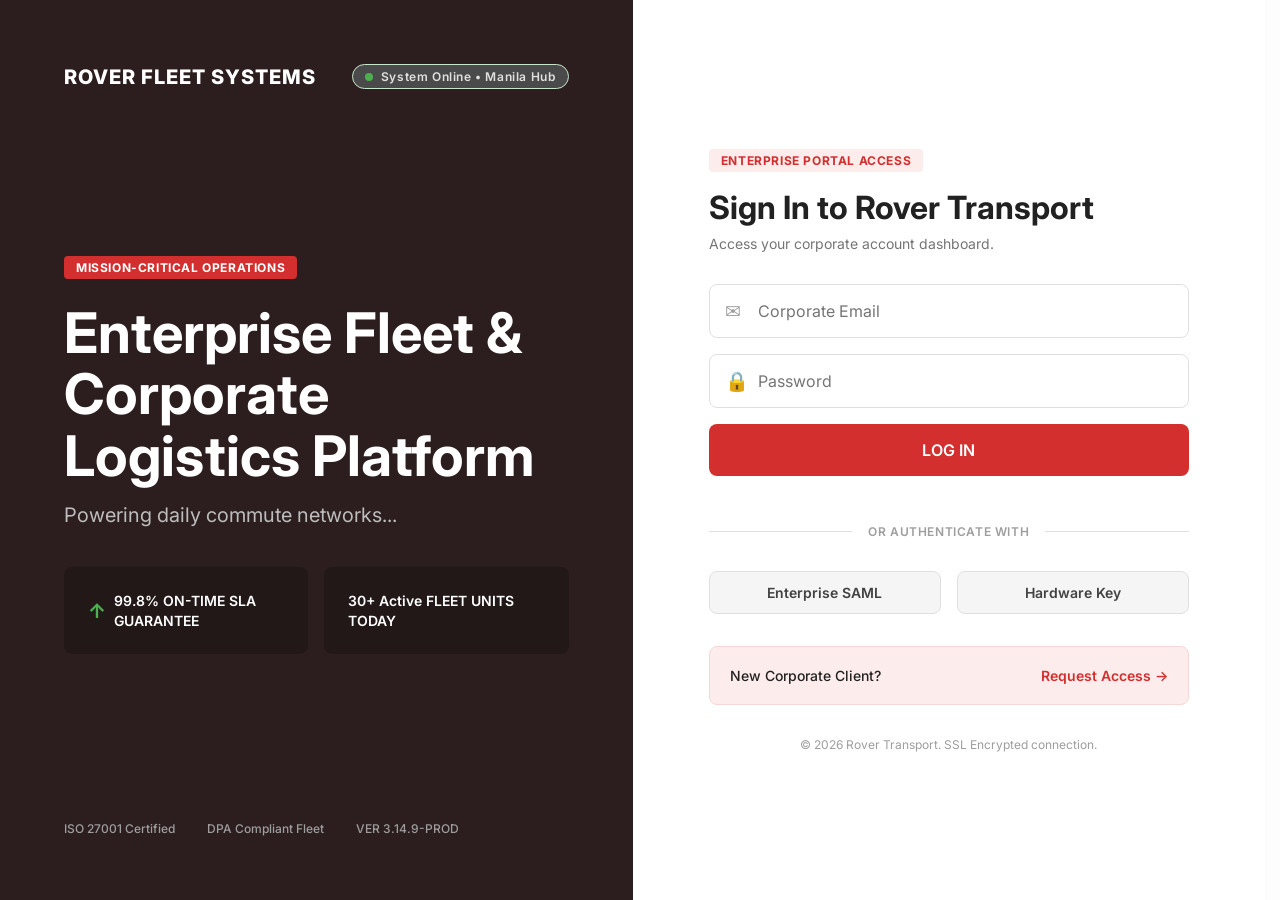
<file: index.html>
<!DOCTYPE html>
<html lang="en">
<head>
    <meta charset="UTF-8">
    <meta name="viewport" content="width=device-width, initial-scale=1.0">
    <title>ROVER Transport | Login</title>
    <link rel="preconnect" href="https://fonts.googleapis.com">
    <link rel="preconnect" href="https://fonts.gstatic.com" crossorigin>
    <link href="https://fonts.googleapis.com/css2?family=Inter:wght@400;500;600;700;800&display=swap" rel="stylesheet">
    <link rel="stylesheet" href="css/base.css">
    <link rel="stylesheet" href="css/auth.css">
</head>
<body>
    <div class="split-layout">
        <!-- Left Panel -->
        <div class="left-panel">
            <div class="panel-top">
                <div class="logo">ROVER FLEET SYSTEMS</div>
                <div class="badge pill-badge">
                    <span class="status-dot"></span> System Online &bull; Manila Hub
                </div>
            </div>
            
            <div class="panel-middle">
                <div class="badge red-badge">MISSION-CRITICAL OPERATIONS</div>
                <h1>Enterprise Fleet & Corporate Logistics Platform</h1>
                <p class="subtext">Powering daily commute networks...</p>
                <div class="metrics">
                    <div class="metric-card">
                        <span class="trend-up">&uarr;</span> 99.8% ON-TIME SLA GUARANTEE
                    </div>
                    <div class="metric-card">
                        30+ Active FLEET UNITS TODAY
                    </div>
                </div>
            </div>

            <div class="panel-bottom">
                <span>ISO 27001 Certified</span>
                <span>DPA Compliant Fleet</span>
                <span>VER 3.14.9-PROD</span>
            </div>
        </div>

        <!-- Right Panel -->
        <div class="right-panel">
            <div class="form-container">
                <div class="badge pink-badge">ENTERPRISE PORTAL ACCESS</div>
                <h2>Sign In to Rover Transport</h2>
                <p class="form-subtext">Access your corporate account dashboard.</p>
                
                <form id="loginForm">
                    <div class="input-group">
                        <span class="icon">&#9993;</span>
                        <input type="email" id="email" required placeholder="Corporate Email">
                    </div>
                    <div class="input-group">
                        <span class="icon">&#128274;</span>
                        <input type="password" id="password" required placeholder="Password">
                    </div>
                    
                    <button type="submit" class="btn-primary">LOG IN</button>
                    <div id="errorMessage" class="error-message">Invalid credentials or unverified role.</div>
                </form>

                <div class="divider">
                    <span>OR AUTHENTICATE WITH</span>
                </div>

                <div class="secondary-auth">
                    <button type="button" class="btn-tertiary">Enterprise SAML</button>
                    <button type="button" class="btn-tertiary">Hardware Key</button>
                </div>

                <div class="request-access-box">
                    <span>New Corporate Client?</span>
                    <a href="register.html" class="btn-text">Request Access &rarr;</a>
                </div>

                <div class="footer-text">
                    &copy; 2026 Rover Transport. SSL Encrypted connection.
                </div>
            </div>
        </div>
    </div>
    
    <script src="js/db.js"></script>
</body>
</html>
</file>
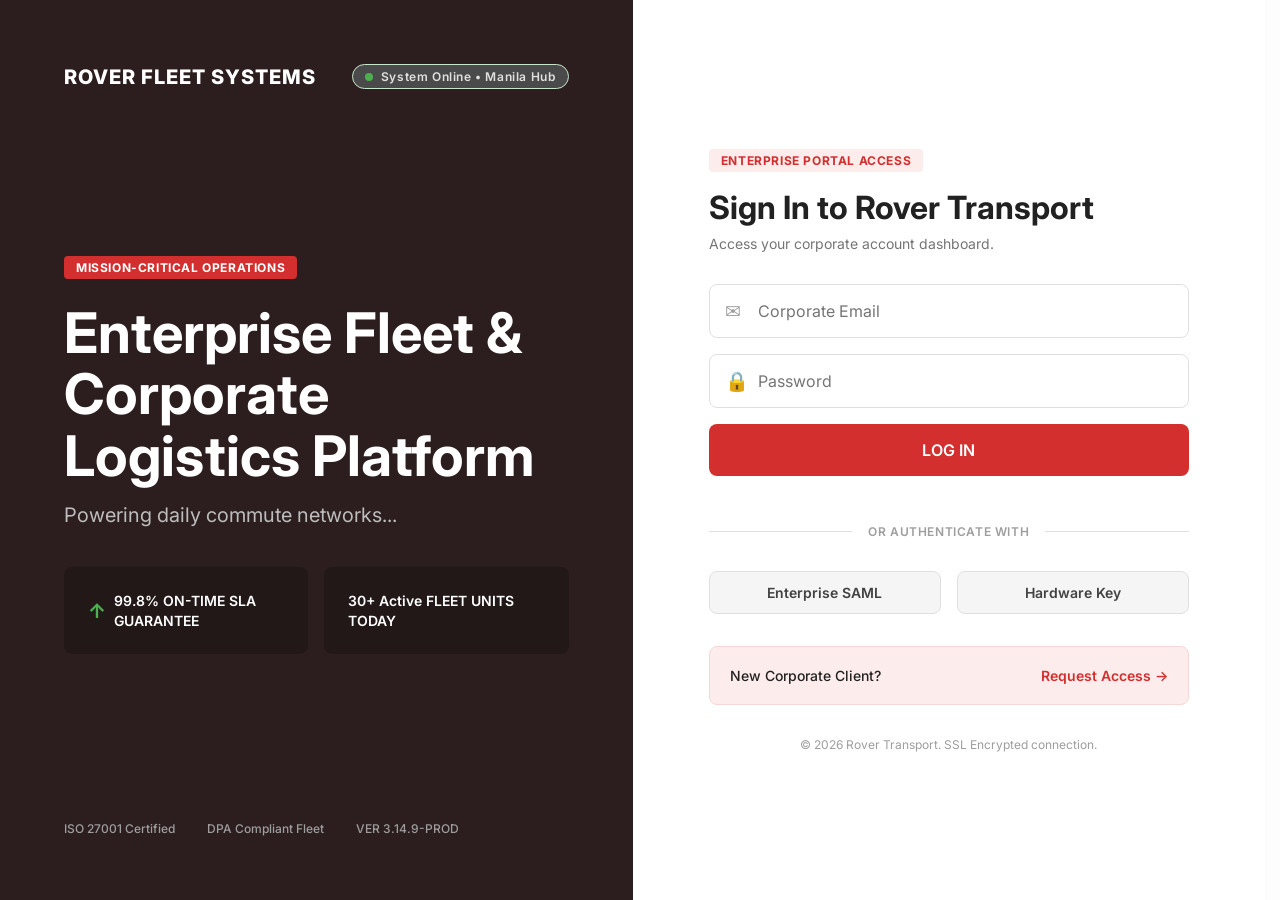
<file: active-bookings.html>
<!DOCTYPE html>
<html lang="en">
<head>
    <meta charset="UTF-8">
    <meta name="viewport" content="width=device-width, initial-scale=1.0">
    <title>ROVER | Active Bookings & Live Dispatches</title>
    <link rel="preconnect" href="https://fonts.googleapis.com">
    <link rel="preconnect" href="https://fonts.gstatic.com" crossorigin>
    <link href="https://fonts.googleapis.com/css2?family=Inter:wght@400;500;600;700;800&display=swap" rel="stylesheet">
    <link rel="stylesheet" href="css/base.css">
    <link rel="stylesheet" href="css/style.css">
</head>
<body>
    <div class="app-layout">
        <!-- Sidebar: Client Enterprise Workspace -->
        <aside class="sidebar" style="background-color: #2C1E1E;">
            <div class="sidebar-header" style="display: flex; align-items: center; gap: 0.5rem; padding: 24px 24px 20px 24px; border-bottom: 1px solid rgba(255,255,255,0.08); margin-bottom: 16px;">
                <h2 style="margin: 0; font-size: 22px; font-weight: 800; letter-spacing: 0.05em; color: white;">ROVER</h2>
                <span style="background: rgba(255,255,255,0.1); border: 1px solid rgba(255,255,255,0.2); font-size: 0.65rem; padding: 0.25rem 0.5rem; border-radius: 4px; font-weight: 700; letter-spacing: 0.05em; color: white;">ENTERPRISE</span>
            </div>
            <div style="font-size: 10px; color: #A0A0A0; font-weight: 600; letter-spacing: 0.5px; text-transform: uppercase; padding: 0 24px; margin-bottom: 8px;">CLIENT WORKSPACE</div>
            <nav class="sidebar-nav">
                <a href="client.html" class="nav-item" style="display: flex; align-items: center;">
                    <svg width="18" height="18" viewBox="0 0 24 24" fill="none" stroke="currentColor" stroke-width="2" stroke-linecap="round" stroke-linejoin="round" style="margin-right: 10px;"><rect x="3" y="3" width="7" height="7"></rect><rect x="14" y="3" width="7" height="7"></rect><rect x="14" y="14" width="7" height="7"></rect><rect x="3" y="14" width="7" height="7"></rect></svg>
                    My Dashboard
                </a>
                <a href="request-service.html" class="nav-item" style="display: flex; align-items: center;">
                    <svg width="18" height="18" viewBox="0 0 24 24" fill="none" stroke="currentColor" stroke-width="2" stroke-linecap="round" stroke-linejoin="round" style="margin-right: 10px;"><circle cx="12" cy="12" r="10"></circle><line x1="12" y1="8" x2="12" y2="16"></line><line x1="8" y1="12" x2="16" y2="12"></line></svg>
                    Request Service
                </a>
                <a href="active-bookings.html" class="nav-item active" style="background-color: #D32F2F; color: #FFFFFF; display: flex; justify-content: space-between; align-items: center;">
                    <span style="display: flex; align-items: center;">
                        <svg width="18" height="18" viewBox="0 0 24 24" fill="none" stroke="currentColor" stroke-width="2" stroke-linecap="round" stroke-linejoin="round" style="margin-right: 10px;"><rect x="1" y="3" width="15" height="13"></rect><polygon points="16 8 20 8 23 11 23 16 16 16 16 8"></polygon><circle cx="5.5" cy="18.5" r="2.5"></circle><circle cx="18.5" cy="18.5" r="2.5"></circle></svg>
                        Active Bookings
                    </span>
                    <span style="background: rgba(255,255,255,0.25); padding: 2px 7px; border-radius: 10px; font-size: 11px; font-weight: 700;">3</span>
                </a>
                <a href="javascript:void(0)" class="nav-item" style="display: flex; align-items: center;">
                    <svg width="18" height="18" viewBox="0 0 24 24" fill="none" stroke="currentColor" stroke-width="2" stroke-linecap="round" stroke-linejoin="round" style="margin-right: 10px;"><rect x="2" y="5" width="20" height="14" rx="2"></rect><line x1="2" y1="10" x2="22" y2="10"></line></svg>
                    Billing &amp; Invoices
                </a>
            </nav>
            <div class="sidebar-footer" style="display: flex; flex-direction: column; gap: 1rem; border-top: 1px solid rgba(255,255,255,0.08); padding: 18px 24px; margin-top: auto;">
                <div style="display: flex; align-items: center; justify-content: space-between;">
                    <div style="display: flex; align-items: center; gap: 0.75rem;">
                        <div class="avatar" style="width: 36px; height: 36px; border-radius: 6px; background: #212121; color: #FFFFFF; display: flex; align-items: center; justify-content: center; font-size: 0.875rem; font-weight: 700; border: 1px solid rgba(255,255,255,0.1);">AL</div>
                        <div style="display: flex; flex-direction: column;">
                            <span id="clientCompanyNameDisplay" style="font-size: 0.875rem; font-weight: 600; color: #FFFFFF; line-height: 1.2;">Apex Logistics Global Inc.</span>
                            <span id="clientNameSidebarDisplay" style="font-size: 0.75rem; color: #9E9E9E; margin-top: 4px;">Rowena Mae Castaneda</span>
                        </div>
                    </div>
                    <button id="clientLogoutBtn" class="logout-btn" title="Log Out">
                        <svg width="20" height="20" viewBox="0 0 24 24" fill="none" stroke="currentColor" stroke-width="2" stroke-linecap="round" stroke-linejoin="round">
                            <path d="M9 21H5a2 2 0 0 1-2-2V5a2 2 0 0 1 2-2h4"></path>
                            <polyline points="16 17 21 12 16 7"></polyline>
                            <line x1="21" y1="12" x2="9" y2="12"></line>
                        </svg>
                    </button>
                </div>
            </div>
        </aside>

        <!-- Main Content Area -->
        <main class="main-content active-bookings-view">
            <!-- Top Navigation Bar -->
            <header class="top-nav" style="height: 64px; background: #FFFFFF; border-bottom: 1px solid #EAEAEA; padding: 0 32px; display: flex; justify-content: space-between; align-items: center; margin: -32px -32px 32px -32px;">
                <div class="nav-search-container" style="display: flex; align-items: center; gap: 12px;">
                    <svg width="16" height="16" viewBox="0 0 24 24" fill="none" stroke="#757575" stroke-width="2" stroke-linecap="round" stroke-linejoin="round"><circle cx="11" cy="11" r="8"></circle><line x1="21" y1="21" x2="16.65" y2="16.65"></line></svg>
                    <input type="text" placeholder="Search active bookings, routes, vehicle telemetry..." style="width: 380px; padding: 8px 14px; border: 1px solid #E0E0E0; border-radius: 6px; font-size: 13px; outline: none; background: #FFFFFF; font-family: inherit;">
                </div>
                <div class="nav-right" style="display: flex; align-items: center; gap: 16px;">
                    <div class="badge pill-badge" style="background: #E8F5E9; border-radius: 16px; padding: 6px 14px; font-size: 12px; font-weight: 600; color: #2E7D32; display: flex; align-items: center; gap: 6px; border: 1px solid #C8E6C9;">
                        <span class="status-dot" style="background: #2E7D32; width: 6px; height: 6px; border-radius: 50%; display: inline-block;"></span>
                        Verified Corporate Partner &bull; Active Agreement
                    </div>
                    <a href="javascript:void(0)" style="font-size: 13px; color: #616161; text-decoration: none; font-weight: 600;">Support</a>
                    <div style="position: relative; cursor: pointer; color: #757575; font-size: 1.2rem; display: flex; align-items: center;">
                        <svg width="18" height="18" viewBox="0 0 24 24" fill="none" stroke="currentColor" stroke-width="2" stroke-linecap="round" stroke-linejoin="round"><path d="M18 8A6 6 0 0 0 6 8c0 7-3 9-3 9h18s-3-2-3-9"></path><path d="M13.73 21a2 2 0 0 1-3.46 0"></path></svg>
                        <span style="position: absolute; top: -2px; right: -2px; background: #D32F2F; width: 8px; height: 8px; border-radius: 50%; border: 2px solid #FFFFFF;"></span>
                    </div>
                    <div id="topNavAvatar" class="avatar" style="width: 32px; height: 32px; border-radius: 50%; background: #D32F2F; color: white; display: flex; align-items: center; justify-content: center; font-size: 12px; font-weight: 700;">RC</div>
                </div>
            </header>

            <!-- Page Header -->
            <div class="page-header">
                <div>
                    <h1>
                        Active Bookings &amp; Live Dispatches
                        <span class="manifest-count-badge" id="headerManifestBadge">● 3 Active Manifests</span>
                    </h1>
                    <p class="subtext">Real-time telematics, corridor status, and tracking for corporate fleet units in transit.</p>
                </div>
                <div class="header-actions">
                    <button id="refreshTelemetryBtn" class="btn-ghost" title="Refresh GPS Telemetry">
                        <svg id="refreshIconSvg" width="14" height="14" viewBox="0 0 24 24" fill="none" stroke="currentColor" stroke-width="2" stroke-linecap="round" stroke-linejoin="round"><polyline points="23 4 23 10 17 10"></polyline><polyline points="1 20 1 14 7 14"></polyline><path d="M3.51 9a9 9 0 0 1 14.85-3.36L23 10M1 14l4.64 4.36A9 9 0 0 0 20.49 15"></path></svg>
                        Refresh Telemetry
                    </button>
                    <a href="request-service.html" id="newReservationBtn" class="btn-primary">
                        <svg width="14" height="14" viewBox="0 0 24 24" fill="none" stroke="currentColor" stroke-width="2" stroke-linecap="round" stroke-linejoin="round"><circle cx="12" cy="12" r="10"></circle><line x1="12" y1="8" x2="12" y2="16"></line><line x1="8" y1="12" x2="16" y2="12"></line></svg>
                        + New Reservation Request
                    </a>
                </div>
            </div>

            <!-- 3-Column Metrics Grid -->
            <div class="metrics-grid">
                <!-- Card 1 -->
                <div class="metric-card">
                    <div class="metric-card-content">
                        <span class="metric-card-label">LIVE IN-TRANSIT</span>
                        <div class="metric-card-val" id="metricLiveInTransit">1 Trip</div>
                        <div class="metric-card-subtext">
                            <span style="color: #2E7D32; font-weight: 700;">🟢 En Route Clark</span> &bull; NLEX Corridor
                        </div>
                    </div>
                    <div class="metric-card-icon-box icon-box-blue">
                        <svg width="22" height="22" viewBox="0 0 24 24" fill="none" stroke="currentColor" stroke-width="2" stroke-linecap="round" stroke-linejoin="round"><rect x="1" y="3" width="15" height="13"></rect><polygon points="16 8 20 8 23 11 23 16 16 16 16 8"></polygon><circle cx="5.5" cy="18.5" r="2.5"></circle><circle cx="18.5" cy="18.5" r="2.5"></circle></svg>
                    </div>
                </div>

                <!-- Card 2 -->
                <div class="metric-card">
                    <div class="metric-card-content">
                        <span class="metric-card-label">CONFIRMED &amp; STAGED</span>
                        <div class="metric-card-val" id="metricConfirmedStaged">2 Trips</div>
                        <div class="metric-card-subtext">
                            <span style="color: #2E7D32; font-weight: 700;">✓ Manila Hub Bay 4</span> &bull; Shift Staged
                        </div>
                    </div>
                    <div class="metric-card-icon-box icon-box-green">
                        <svg width="22" height="22" viewBox="0 0 24 24" fill="none" stroke="currentColor" stroke-width="2" stroke-linecap="round" stroke-linejoin="round"><path d="M22 11.08V12a10 10 0 1 1-5.93-9.14"></path><polyline points="22 4 12 14.01 9 11.01"></polyline></svg>
                    </div>
                </div>

                <!-- Card 3 -->
                <div class="metric-card">
                    <div class="metric-card-content">
                        <span class="metric-card-label">ACTIVE PASSENGERS</span>
                        <div class="metric-card-val" id="metricActivePassengers">42 Pax</div>
                        <div class="metric-card-subtext">
                            <span style="color: #616161; font-weight: 600;">Corporate Commute</span> &bull; Apex Logistics Team
                        </div>
                    </div>
                    <div class="metric-card-icon-box icon-box-red">
                        <svg width="22" height="22" viewBox="0 0 24 24" fill="none" stroke="currentColor" stroke-width="2" stroke-linecap="round" stroke-linejoin="round"><path d="M17 21v-2a4 4 0 0 0-4-4H5a4 4 0 0 0-4 4v2"></path><circle cx="9" cy="7" r="4"></circle><path d="M23 21v-2a4 4 0 0 0-3-3.87"></path><path d="M16 3.13a4 4 0 0 1 0 7.75"></path></svg>
                    </div>
                </div>
            </div>

            <!-- Featured Live Trip Tracker Card -->
            <div class="live-tracker-card">
                <!-- Title Bar -->
                <div class="tracker-header">
                    <div class="tracker-title-wrap">
                        <span class="pulse-badge"><span class="pulse-dot"></span> Live Transit Telemetry</span>
                        <h2 class="tracker-title" style="margin: 0;">Trip #RQ-1038 &bull; Manila &rarr; Clark Hub Corridor</h2>
                    </div>
                    <div class="eta-badge">
                        <svg width="14" height="14" viewBox="0 0 24 24" fill="none" stroke="currentColor" stroke-width="2" stroke-linecap="round" stroke-linejoin="round"><circle cx="12" cy="12" r="10"></circle><polyline points="12 6 12 12 16 14"></polyline></svg>
                        <span>Estimated Arrival: 10:45 AM PHT (32 mins remaining)</span>
                    </div>
                </div>

                <!-- Horizontal Waypoint Progress Bar -->
                <div class="tracker-progress-wrapper">
                    <div class="progress-timeline">
                        <div class="progress-track-bg">
                            <div class="progress-track-fill" id="telemetryProgressBar" style="width: 68%;"></div>
                            <div class="progress-marker-origin" title="Origin: Metro Manila Hub"></div>
                            <div class="progress-marker-current" id="telemetryMarkerCurrent" title="Current Location"></div>
                            <div class="current-pos-pill" id="telemetrySpeedPill">Current &bull; 84 km/h at NLEX Bocaue Toll Plaza</div>
                            <div class="progress-marker-dest" title="Destination: Clark Logistics Hub Terminal 2"></div>
                        </div>
                    </div>
                    <div class="waypoint-labels">
                        <div>
                            <strong>Metro Manila Hub</strong>
                            <span>Departed: 07:30 PHT</span>
                        </div>
                        <div style="text-align: center; color: #0284C7; font-weight: 600;">
                            <span>NLEX Bocaue Toll Plaza</span>
                        </div>
                        <div style="text-align: right;">
                            <strong>Clark Logistics Hub Terminal 2</strong>
                            <span>ETA: 10:45 AM PHT</span>
                        </div>
                    </div>
                </div>

                <!-- Lower Section Grid: GPS Map & Detail Subcards -->
                <div class="tracker-content-grid">
                    <!-- Left: GPS Map Simulation -->
                    <div class="gps-map-placeholder">
                        <div class="map-grid-overlay"></div>
                        <div class="map-overlay-tag top-left">
                            <span style="color: #38BDF8; font-size: 14px;">●</span>
                            <span>GPS Live &bull; 14.8012&deg; N, 120.9328&deg; E</span>
                        </div>
                        <div class="map-overlay-tag bottom-right">
                            NLEX Bocaue Corridor &bull; Smooth Traffic Flow
                        </div>
                    </div>

                    <!-- Right: Asset & Driver Details -->
                    <div class="tracker-details-col">
                        <!-- Asset Subcard -->
                        <div class="detail-subcard">
                            <div>
                                <div class="detail-subcard-title">ASSIGNED FLEET ASSET</div>
                                <div class="detail-subcard-main">Toyota HiAce Commuter (RV-VAN-112)</div>
                                <div class="detail-subcard-sub">Plate NVA-1234 &bull; High Roof &bull; 14 PAX MAX</div>
                            </div>
                            <div style="text-align: right; display: flex; flex-direction: column; gap: 4px;">
                                <span style="background: #E8F5E9; color: #2E7D32; padding: 2px 8px; border-radius: 4px; font-size: 11px; font-weight: 700;">Fuel: 82%</span>
                                <span style="background: #E3F2FD; color: #1976D2; padding: 2px 8px; border-radius: 4px; font-size: 11px; font-weight: 700;">Telematics OK</span>
                            </div>
                        </div>

                        <!-- Driver Subcard -->
                        <div class="detail-subcard">
                            <div style="display: flex; align-items: center; gap: 12px;">
                                <div style="width: 40px; height: 40px; border-radius: 50%; background: #D32F2F; color: white; display: flex; align-items: center; justify-content: center; font-weight: 700; font-size: 14px;">ES</div>
                                <div>
                                    <div class="detail-subcard-title">DUTY DRIVER</div>
                                    <div class="detail-subcard-main">Eduardo Santos</div>
                                    <div class="detail-subcard-sub">+63 917 555 0192 &bull; Shift Ready</div>
                                </div>
                            </div>
                            <div style="text-align: right;">
                                <span style="color: #F59E0B; font-weight: 800; font-size: 13px;">&#9733; 4.9</span>
                                <div style="font-size: 11px; color: #757575;">184 Corporate Trips</div>
                            </div>
                        </div>

                        <!-- Action Buttons -->
                        <div class="tracker-actions-row">
                            <button id="callDriverDeskBtn" class="btn-ghost" style="padding: 10px 14px;">
                                <svg width="14" height="14" viewBox="0 0 24 24" fill="none" stroke="currentColor" stroke-width="2" stroke-linecap="round" stroke-linejoin="round"><path d="M22 16.92v3a2 2 0 0 1-2.18 2 19.79 19.79 0 0 1-8.63-3.07 19.5 19.5 0 0 1-6-6 19.79 19.79 0 0 1-3.07-8.67A2 2 0 0 1 4.11 2h3a2 2 0 0 1 2 1.72 12.84 12.84 0 0 0 .7 2.81 2 2 0 0 1-.45 2.11L8.09 9.91a16 16 0 0 0 6 6l1.27-1.27a2 2 0 0 1 2.11-.45 12.84 12.84 0 0 0 2.81.7A2 2 0 0 1 22 16.92z"></path></svg>
                                Call Driver Staging Desk
                            </button>
                            <a href="reservation-details.html?id=RQ-1038" id="inspectManifestBtn" class="btn-primary" style="padding: 10px 14px;">
                                Inspect Full Route Manifest &rarr;
                            </a>
                        </div>
                    </div>
                </div>
            </div>

            <!-- Detailed Data Table Card -->
            <div class="table-card">
                <!-- Toolbar -->
                <div class="table-toolbar">
                    <div style="display: flex; align-items: center; gap: 16px; flex-wrap: wrap;">
                        <h3 style="margin: 0; font-size: 15px; font-weight: 700; color: #212121;">Active Fleet Manifests &amp; Booking Registry</h3>
                        <div class="tab-filters">
                            <button id="tabAllActive" class="tab-btn active">All Active (3)</button>
                            <button id="tabInTransit" class="tab-btn">In Transit (1)</button>
                            <button id="tabStaged" class="tab-btn">Staged (2)</button>
                        </div>
                    </div>
                    <div>
                        <input type="text" id="activeBookingsSearchInput" class="table-search-input" placeholder="Search Booking ID, vehicle, driver, or route...">
                    </div>
                </div>

                <!-- Table -->
                <table class="data-table">
                    <thead>
                        <tr>
                            <th>BOOKING ID</th>
                            <th>VEHICLE &amp; ALLOCATION</th>
                            <th>ASSIGNED DRIVER</th>
                            <th>ROUTE CORRIDOR</th>
                            <th>SCHEDULE &amp; TIME</th>
                            <th>DISPATCH STATUS</th>
                            <th>ACTIONS</th>
                        </tr>
                    </thead>
                    <tbody id="activeBookingsTableBody">
                        <!-- Populated via js/active-bookings.js -->
                    </tbody>
                </table>

                <!-- Table Pagination -->
                <div class="table-pagination">
                    <span id="activePaginationInfo">Showing 1 to 3 of 3 active trips</span>
                    <div class="pagination-btns">
                        <button class="pagination-btn" disabled>Previous</button>
                        <button class="pagination-btn active">1</button>
                        <button class="pagination-btn" disabled>Next</button>
                    </div>
                </div>
            </div>

            <!-- Governance Footer -->
            <footer class="governance-footer">
                <div class="governance-left">
                    <svg width="16" height="16" viewBox="0 0 24 24" fill="none" stroke="#D32F2F" stroke-width="2" stroke-linecap="round" stroke-linejoin="round"><path d="M12 22s8-4 8-10V5l-8-3-8 3v7c0 6 8 10 8 10z"></path></svg>
                    <span>Rover Enterprise Security &amp; DPA Governance &bull; All fleet telematic coordinates encrypted and retained under RA 10173 compliance standards.</span>
                </div>
                <div class="governance-right">
                    SEC Reg: CS202109482-C &bull; BIR Form 2303 Corporate Master Agreement Active
                </div>
            </footer>
        </main>
    </div>

    <script src="js/db.js"></script>
    <script src="js/active-bookings.js"></script>
</body>
</html>
</file>
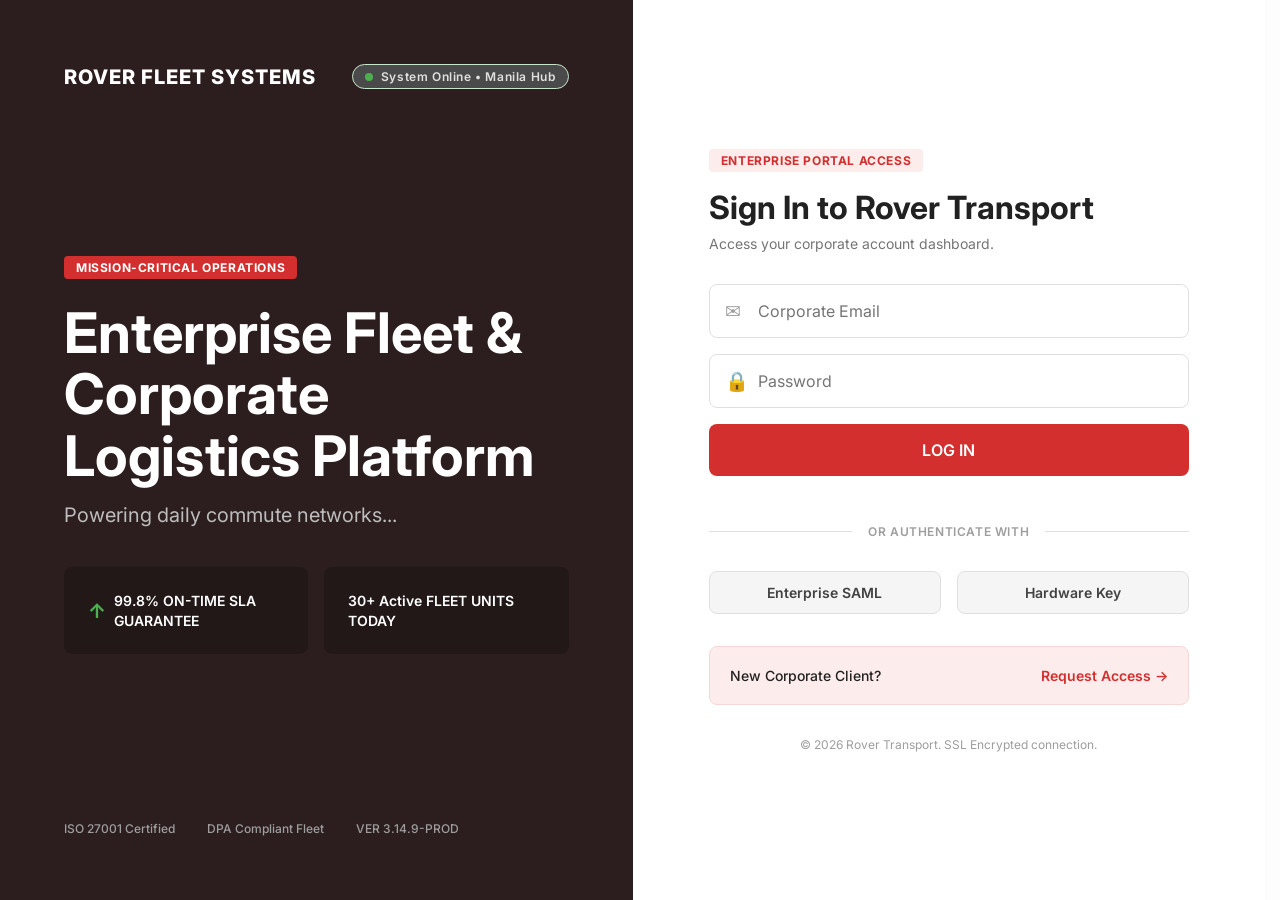
<file: admin-service-orders.html>
<!DOCTYPE html>
<html lang="en">
<head>
    <meta charset="UTF-8">
    <meta name="viewport" content="width=device-width, initial-scale=1.0">
    <title>ROVER | Dispatch Confirmation &amp; Gate Clearance</title>
    <link rel="preconnect" href="https://fonts.googleapis.com">
    <link rel="preconnect" href="https://fonts.gstatic.com" crossorigin>
    <link href="https://fonts.googleapis.com/css2?family=Inter:wght@400;500;600;700;800&display=swap" rel="stylesheet">
    <link rel="stylesheet" href="css/base.css">
    <link rel="stylesheet" href="css/service-orders.css">
    <style>
        @media print {
            body {
                background: #FFFFFF !important;
            }
            .sidebar,
            .top-bar,
            .content-header,
            .metrics-row,
            .data-table-container,
            #closeGatePassModalBtn,
            #rejectGatePassBtn,
            #printGatePassBtn,
            #confirmGatePassBtn,
            .modal-backdrop:not(#gatePassModal) {
                display: none !important;
            }
            #gatePassModal {
                position: static !important;
                display: block !important;
                background: none !important;
                padding: 0 !important;
                inset: auto !important;
            }
            #gatePassModal .modal-window {
                width: 100% !important;
                max-width: 100% !important;
                max-height: none !important;
                box-shadow: none !important;
                border: 1px solid #B0BEC5 !important;
            }
        }
    </style>
</head>
<body>
    <div class="admin-layout">
        <!-- Dark Sidebar: Admin Portal Navigation -->
        <aside class="sidebar">
            <div class="sidebar-header">
                <h2>ROVER</h2>
                <div class="subtext">ADMIN PORTAL &bull; FLEET SYSTEMS</div>
            </div>
            <nav class="sidebar-nav">
                <a href="admin.html" class="nav-item">Dashboard</a>
                <a href="admin.html" class="nav-item">KYC Verification</a>
                <a href="admin-service-orders.html" class="nav-item active">Dispatch Confirmation</a>
                <a href="fleet-registry.html" class="nav-item">Fleet Registry</a>
                <a href="users.html" class="nav-item">User Management</a>
                <a href="users.html" class="nav-item">Driver Directory</a>
                <a href="forecasting.html" class="nav-item">Demand Forecasting</a>
                <a href="javascript:void(0)" class="nav-item">Expense Reports</a>
            </nav>
            <div class="sidebar-footer">
                <div style="display: flex; align-items: center; gap: 0.75rem;">
                    <div class="avatar" id="userAvatarInitials" style="width: 32px; height: 32px; border-radius: 50%; background: #D32F2F; color: white; display: flex; align-items: center; justify-content: center; font-size: 0.875rem; font-weight: 600;">OP</div>
                    <div style="display: flex; flex-direction: column;">
                        <span id="userFullName" style="font-size: 0.875rem; font-weight: 600; color: #FFFFFF; line-height: 1.2;">Admin &bull; Ops Manila</span>
                        <span id="userRoleText" style="font-size: 0.7rem; color: #9E9E9E; letter-spacing: 0.05em; text-transform: uppercase; margin-top: 2px;">SYSTEM ADMINISTRATOR</span>
                    </div>
                </div>
                <button id="adminLogoutBtn" class="logout-btn" title="Log Out">
                    <svg width="20" height="20" viewBox="0 0 24 24" fill="none" stroke="currentColor" stroke-width="2" stroke-linecap="round" stroke-linejoin="round">
                        <path d="M9 21H5a2 2 0 0 1-2-2V5a2 2 0 0 1 2-2h4"></path>
                        <polyline points="16 17 21 12 16 7"></polyline>
                        <line x1="21" y1="12" x2="9" y2="12"></line>
                    </svg>
                </button>
            </div>
        </aside>

        <!-- Main Content -->
        <main class="main-content service-orders-view">
            <!-- Top Navigation Bar (64px Locked) -->
            <header class="top-nav" style="height: 64px; background: #FFFFFF; border-bottom: 1px solid #ECEFF1; padding: 0 32px; display: flex; justify-content: space-between; align-items: center;">
                <div class="search-bar">
                    <input type="text" id="adminOrderSearchInput" placeholder="Search booking ID, client entity, driver, or gate pass..." style="width: 400px; padding: 8px 14px; border: 1px solid #E0E0E0; border-radius: 6px; font-size: 13px; outline: none; background: #FFFFFF; font-family: inherit;">
                </div>
                <div class="top-nav-right" style="display: flex; align-items: center; gap: 1.25rem;">
                    <span class="badge" style="background: #E8F5E9; border-radius: 16px; padding: 6px 14px; font-size: 12px; font-weight: 600; color: #2E7D32; display: flex; align-items: center; gap: 6px; border: 1px solid #C8E6C9;">
                        <span class="status-dot" style="background: #2E7D32; width: 6px; height: 6px; border-radius: 50%; display: inline-block;"></span> SEC &amp; DPA VALIDATED &bull; ADMINISTRATIVE ENCLAVE
                    </span>
                    <span class="timestamp" style="font-size: 12px; color: #64748B; font-weight: 500;">2026-10-28 09:42:15 PHT</span>
                    <div style="position: relative; cursor: pointer; color: #757575; display: flex; align-items: center;">
                        <svg width="18" height="18" viewBox="0 0 24 24" fill="none" stroke="currentColor" stroke-width="2" stroke-linecap="round" stroke-linejoin="round"><path d="M18 8A6 6 0 0 0 6 8c0 7-3 9-3 9h18s-3-2-3-9"></path><path d="M13.73 21a2 2 0 0 1-3.46 0"></path></svg>
                        <span style="position: absolute; top: -3px; right: -3px; background: #D32F2F; width: 7px; height: 7px; border-radius: 50%; border: 2px solid #FFFFFF;"></span>
                    </div>
                    <div class="avatar" style="width: 32px; height: 32px; border-radius: 50%; background: #D32F2F; color: white; display: flex; align-items: center; justify-content: center; font-size: 12px; font-weight: 700;">OP</div>
                </div>
            </header>

            <div class="dashboard-container" style="padding: 28px 32px;">
                <!-- Workspace Breadcrumbs & Header -->
                <div class="breadcrumbs" style="color: #757575; font-size: 0.75rem; font-weight: 600; letter-spacing: 0.05em; text-transform: uppercase; margin-bottom: 8px;">
                    ROVER ENTERPRISE / ADMIN PORTAL / DISPATCH CONFIRMATION / FORM PB-017
                </div>

                <div class="dashboard-header" style="display: flex; justify-content: space-between; align-items: flex-start; margin-bottom: 24px;">
                    <div>
                        <div style="display: flex; align-items: center; gap: 10px; margin-bottom: 4px;">
                            <h1 style="margin: 0; font-size: 24px; font-weight: 800; color: #111827;">Executive Booking Confirmation &amp; Gate Clearance</h1>
                            <span style="background: #FFF8E1; color: #E65100; border: 1px solid #FFE082; font-size: 11px; font-weight: 700; padding: 3px 8px; border-radius: 4px; letter-spacing: 0.5px;">Pending Sign-Off</span>
                        </div>
                        <p class="subtext" style="margin: 0; font-size: 13px; color: #64748B;">Review manager-staged dispatch rosters, issue official corridor gate passes, and execute direct manual fleet dispatches.</p>
                    </div>
                    <div class="header-actions" style="display: flex; justify-content: flex-end; align-items: center; gap: 12px;">
                        <button class="btn-ghost" style="padding: 10px 18px; border-radius: 6px; width: fit-content; border: 1px solid #E2E8F0; background: white; cursor: pointer; font-weight: 600; font-size: 13px; color: #475569;">Export Manifest Registry (CSV)</button>
                        <button id="openAdminManualDispatchBtn" class="btn-primary" style="padding: 10px 20px; background: #D32F2F; color: white; border: none; border-radius: 6px; width: fit-content; cursor: pointer; font-weight: 700; font-size: 13px; display: inline-flex; align-items: center; gap: 6px; box-shadow: 0 2px 4px rgba(211, 47, 47, 0.2);">
                            + Executive Manual Dispatch
                        </button>
                    </div>
                </div>

                <!-- Metrics Summary Grid (4 Columns) -->
                <div class="metrics-grid" style="display: grid; grid-template-columns: repeat(4, 1fr); gap: 16px; margin-bottom: 24px;">
                    <!-- Card 1 -->
                    <div class="dashboard-metric-card" style="background: #FFFFFF; border: 1px solid #ECEFF1; border-radius: 8px; padding: 20px;">
                        <div style="display: flex; justify-content: space-between; align-items: flex-start;">
                            <div class="metric-label" style="font-size: 11px; font-weight: 700; color: #64748B; letter-spacing: 0.5px; text-transform: uppercase;">AWAITING GATE PASS</div>
                            <div style="width: 32px; height: 32px; border-radius: 6px; background: #FFF8E1; color: #E65100; display: flex; align-items: center; justify-content: center; font-size: 14px;">⏱</div>
                        </div>
                        <div class="metric-num" id="metricAwaitingGate" style="font-size: 26px; font-weight: 800; color: #111827; margin: 8px 0 4px 0;">2 Staged</div>
                        <div class="metric-meta" style="font-size: 12px; color: #E65100; font-weight: 600;">Staged by Operations Manager</div>
                    </div>

                    <!-- Card 2 -->
                    <div class="dashboard-metric-card" style="background: #FFFFFF; border: 1px solid #ECEFF1; border-radius: 8px; padding: 20px;">
                        <div style="display: flex; justify-content: space-between; align-items: flex-start;">
                            <div class="metric-label" style="font-size: 11px; font-weight: 700; color: #64748B; letter-spacing: 0.5px; text-transform: uppercase;">CONFIRMED &amp; DISPATCHED</div>
                            <div style="width: 32px; height: 32px; border-radius: 6px; background: #E8F5E9; color: #2E7D32; display: flex; align-items: center; justify-content: center; font-size: 14px;">✓</div>
                        </div>
                        <div class="metric-num" id="metricConfirmedDispatched" style="font-size: 26px; font-weight: 800; color: #111827; margin: 8px 0 4px 0;">14 Shuttles</div>
                        <div class="metric-meta" style="font-size: 12px; color: #2E7D32; font-weight: 600;">Active Gate Passes Released</div>
                    </div>

                    <!-- Card 3 -->
                    <div class="dashboard-metric-card" style="background: #FFFFFF; border: 1px solid #ECEFF1; border-radius: 8px; padding: 20px;">
                        <div style="display: flex; justify-content: space-between; align-items: flex-start;">
                            <div class="metric-label" style="font-size: 11px; font-weight: 700; color: #64748B; letter-spacing: 0.5px; text-transform: uppercase;">ACTIVE ROSTER UNITS</div>
                            <div style="width: 32px; height: 32px; border-radius: 6px; background: #E3F2FD; color: #1976D2; display: flex; align-items: center; justify-content: center; font-size: 14px;">🚐</div>
                        </div>
                        <div class="metric-num" style="font-size: 26px; font-weight: 800; color: #111827; margin: 8px 0 4px 0;">28 <span style="font-size: 14px; color: #64748B; font-weight: 500;">/ 31 Units</span></div>
                        <div class="metric-meta" style="font-size: 12px; color: #1976D2; font-weight: 600;">3 Under Scheduled PMS</div>
                    </div>

                    <!-- Card 4 -->
                    <div class="dashboard-metric-card" style="background: #FFFFFF; border: 1px solid #ECEFF1; border-radius: 8px; padding: 20px;">
                        <div style="display: flex; justify-content: space-between; align-items: flex-start;">
                            <div class="metric-label" style="font-size: 11px; font-weight: 700; color: #64748B; letter-spacing: 0.5px; text-transform: uppercase;">DISPATCH SLA COMPLIANCE</div>
                            <div style="width: 32px; height: 32px; border-radius: 6px; background: #F3E5F5; color: #7B1FA2; display: flex; align-items: center; justify-content: center; font-size: 14px;">⚡</div>
                        </div>
                        <div class="metric-num" style="font-size: 26px; font-weight: 800; color: #111827; margin: 8px 0 4px 0;">99.4%</div>
                        <div class="metric-meta" style="font-size: 12px; color: #7B1FA2; font-weight: 600;">Zero Unscheduled Route Delays</div>
                    </div>
                </div>

                <!-- Executive Dispatch Queue Table Card -->
                <div class="data-table-container" style="background: #FFFFFF; border: 1px solid #ECEFF1; border-radius: 8px; overflow: hidden; box-shadow: 0 1px 3px rgba(0,0,0,0.05);">
                    <div class="table-toolbar" style="padding: 16px 20px; border-bottom: 1px solid #ECEFF1; display: flex; justify-content: space-between; align-items: center; background: #FFFFFF;">
                        <div style="display: flex; align-items: center; gap: 16px;">
                            <h2 style="font-size: 1rem; color: #111827; margin: 0; font-weight: 700;">Executive Dispatch Queue &amp; Gate Clearance</h2>
                        </div>
                        <div class="filter-group" style="display: flex; align-items: center; gap: 8px;">
                            <span style="font-size: 11px; color: #64748B; font-weight: 700; text-transform: uppercase;">Filter:</span>
                            <button id="adminFilterAllBtn" class="filter-btn active" style="padding: 5px 12px; border-radius: 4px; border: 1px solid #D1D5DB; background: #111827; color: white; font-size: 12px; font-weight: 600; cursor: pointer;">All Bookings</button>
                            <button id="adminFilterStagedBtn" class="filter-btn" style="padding: 5px 12px; border-radius: 4px; border: 1px solid #E2E8F0; background: white; color: #475569; font-size: 12px; font-weight: 600; cursor: pointer;">Pending Confirmation (Staged)</button>
                            <button id="adminFilterDispatchedBtn" class="filter-btn" style="padding: 5px 12px; border-radius: 4px; border: 1px solid #E2E8F0; background: white; color: #475569; font-size: 12px; font-weight: 600; cursor: pointer;">Active Dispatches</button>
                            <button id="adminFilterOverrideBtn" class="filter-btn" style="padding: 5px 12px; border-radius: 4px; border: 1px solid #E2E8F0; background: white; color: #475569; font-size: 12px; font-weight: 600; cursor: pointer;">Direct Overrides</button>
                        </div>
                    </div>

                    <table class="data-table" style="width: 100%; border-collapse: collapse; text-align: left;">
                        <thead>
                            <tr style="background: #FAFAFA; border-bottom: 1px solid #ECEFF1;">
                                <th style="padding: 14px 20px; font-size: 11px; font-weight: 700; color: #78909C; text-transform: uppercase;">BOOKING ID</th>
                                <th style="padding: 14px 20px; font-size: 11px; font-weight: 700; color: #78909C; text-transform: uppercase;">CLIENT ENTITY</th>
                                <th style="padding: 14px 20px; font-size: 11px; font-weight: 700; color: #78909C; text-transform: uppercase;">ASSIGNED ASSET &amp; DRIVER</th>
                                <th style="padding: 14px 20px; font-size: 11px; font-weight: 700; color: #78909C; text-transform: uppercase;">ROUTE &amp; CORRIDOR</th>
                                <th style="padding: 14px 20px; font-size: 11px; font-weight: 700; color: #78909C; text-transform: uppercase;">DISPATCH WINDOW</th>
                                <th style="padding: 14px 20px; font-size: 11px; font-weight: 700; color: #78909C; text-transform: uppercase;">MANAGER STAGING STATE</th>
                                <th style="padding: 14px 20px; font-size: 11px; font-weight: 700; color: #78909C; text-transform: uppercase;">EXECUTIVE ACTIONS</th>
                            </tr>
                        </thead>
                        <tbody id="adminDispatchTableBody">
                            <!-- Row 1: Manager Staged - Awaiting Gate Pass (#RQ-8821) -->
                            <tr id="row-RQ-8821" style="border-bottom: 1px solid #ECEFF1;" data-status="staged">
                                <td style="padding: 14px 20px; font-weight: 700; color: #D32F2F;"><a href="javascript:void(0)" class="btn-view-trip-details" data-booking-id="RQ-8821" style="color: #D32F2F; text-decoration: none; cursor: pointer;">#RQ-8821</a></td>
                                <td style="padding: 14px 20px;">
                                    <div style="font-weight: 700; color: #111827;">Apex Logistics Global Inc.</div>
                                    <div style="font-size: 11px; color: #64748B;">Approved Corporate Partner</div>
                                </td>
                                <td style="padding: 14px 20px;">
                                    <div style="font-size: 13px; font-weight: 600; color: #111827;">Toyota HiAce Commuter Deluxe <span style="font-size: 11px; color: #64748B;">(RV-VAN-112)</span></div>
                                    <div style="font-size: 11px; color: #15803D;">Driver: Danilo Ramos (Lic: N01-18-094821)</div>
                                </td>
                                <td style="padding: 14px 20px; font-weight: 500; color: #111827;">Metro Manila Hub &rarr; BGC Corporate Center</td>
                                <td style="padding: 14px 20px; font-size: 12px; color: #475569;">Oct 28, 2026 &bull; 21:00 &ndash; 02:00 PHT</td>
                                <td style="padding: 14px 20px;">
                                    <span class="pill-audit pill-staged" style="background: #FFF8E1; color: #E65100; border: 1px solid #FFE082; font-size: 11px; font-weight: 700; padding: 4px 10px; border-radius: 12px; display: inline-flex; align-items: center; gap: 4px;">
                                        <span class="dot-staged" style="width: 6px; height: 6px; border-radius: 50%; background: #E65100; display: inline-block;"></span> Staged by Operations (Sigmund Malacas)
                                    </span>
                                </td>
                                <td style="padding: 14px 20px;">
                                    <div style="display: flex; align-items: center; gap: 8px;">
                                        <button type="button" class="btn-authorize-gate" data-id="RQ-8821" style="background: #D32F2F; color: white; border: none; padding: 6px 14px; border-radius: 4px; font-size: 12px; font-weight: 700; cursor: pointer; transition: background 0.15s;">
                                            Authorize &amp; Issue Gate Pass &rarr;
                                        </button>
                                        <button type="button" class="btn-view-trip-details" data-booking-id="RQ-8821" style="background: none; border: 1px solid #CBD5E1; color: #475569; padding: 5px 10px; border-radius: 4px; font-size: 11px; font-weight: 600; cursor: pointer;">
                                            Details
                                        </button>
                                    </div>
                                </td>
                            </tr>

                            <!-- Row 2: Manager Staged - Awaiting Gate Pass (#RQ-8819) -->
                            <tr id="row-RQ-8819" style="border-bottom: 1px solid #ECEFF1;" data-status="staged">
                                <td style="padding: 14px 20px; font-weight: 700; color: #D32F2F;"><a href="javascript:void(0)" class="btn-view-trip-details" data-booking-id="RQ-8819" style="color: #D32F2F; text-decoration: none; cursor: pointer;">#RQ-8819</a></td>
                                <td style="padding: 14px 20px;">
                                    <div style="font-weight: 700; color: #111827;">San Miguel Aerocity Core</div>
                                    <div style="font-size: 11px; color: #64748B;">Industrial Enterprise</div>
                                </td>
                                <td style="padding: 14px 20px;">
                                    <div style="font-size: 13px; font-weight: 600; color: #111827;">Nissan NV350 Urvan <span style="font-size: 11px; color: #64748B;">(RV-URV-108)</span></div>
                                    <div style="font-size: 11px; color: #15803D;">Driver: Rogelio D. Santos (Lic: N02-14-382910)</div>
                                </td>
                                <td style="padding: 14px 20px; font-weight: 500; color: #111827;">Metro Manila Hub &rarr; NAIA Terminal 3</td>
                                <td style="padding: 14px 20px; font-size: 12px; color: #475569;">Oct 29, 2026 &bull; 06:00 &ndash; 14:00 PHT</td>
                                <td style="padding: 14px 20px;">
                                    <span class="pill-audit pill-staged" style="background: #FFF8E1; color: #E65100; border: 1px solid #FFE082; font-size: 11px; font-weight: 700; padding: 4px 10px; border-radius: 12px; display: inline-flex; align-items: center; gap: 4px;">
                                        <span class="dot-staged" style="width: 6px; height: 6px; border-radius: 50%; background: #E65100; display: inline-block;"></span> Staged by Operations (Sigmund Malacas)
                                    </span>
                                </td>
                                <td style="padding: 14px 20px;">
                                    <div style="display: flex; align-items: center; gap: 8px;">
                                        <button type="button" class="btn-authorize-gate" data-id="RQ-8819" style="background: #D32F2F; color: white; border: none; padding: 6px 14px; border-radius: 4px; font-size: 12px; font-weight: 700; cursor: pointer; transition: background 0.15s;">
                                            Authorize &amp; Issue Gate Pass &rarr;
                                        </button>
                                        <button type="button" class="btn-view-trip-details" data-booking-id="RQ-8819" style="background: none; border: 1px solid #CBD5E1; color: #475569; padding: 5px 10px; border-radius: 4px; font-size: 11px; font-weight: 600; cursor: pointer;">
                                            Details
                                        </button>
                                    </div>
                                </td>
                            </tr>

                            <!-- Row 3: Active Dispatched - Gate Pass Active (#RQ-1038) -->
                            <tr id="row-RQ-1038" style="border-bottom: 1px solid #ECEFF1;" data-status="dispatched">
                                <td style="padding: 14px 20px; font-weight: 700; color: #D32F2F;"><a href="javascript:void(0)" class="btn-view-trip-details" data-booking-id="RQ-1038" style="color: #D32F2F; text-decoration: none; cursor: pointer;">#RQ-1038</a></td>
                                <td style="padding: 14px 20px;">
                                    <div style="font-weight: 700; color: #111827;">Subic FreePort Trans</div>
                                    <div style="font-size: 11px; color: #64748B;">Logistics Transit</div>
                                </td>
                                <td style="padding: 14px 20px;">
                                    <div style="font-size: 13px; font-weight: 600; color: #111827;">Toyota HiAce Commuter <span style="font-size: 11px; color: #64748B;">(RV-VAN-104)</span></div>
                                    <div style="font-size: 11px; color: #15803D;">Driver: Eduardo Santos (Lic: N01-18-028471)</div>
                                </td>
                                <td style="padding: 14px 20px; font-weight: 500; color: #111827;">Manila &rarr; SBMA Terminal 1</td>
                                <td style="padding: 14px 20px; font-size: 12px; color: #475569;">Oct 28, 2026 &bull; 07:30 &ndash; 13:30 PHT</td>
                                <td style="padding: 14px 20px;">
                                    <span class="pill-audit pill-confirmed" style="background: #E8F5E9; color: #2E7D32; border: 1px solid #A5D6A7; padding: 4px 10px; border-radius: 12px; font-size: 11px; font-weight: 700; display: inline-flex; align-items: center; gap: 4px;">
                                        <span class="dot-dispatched" style="width: 6px; height: 6px; border-radius: 50%; background: #2E7D32; display: inline-block;"></span> &#10004; Confirmed &amp; Released (GP-2026-1038)
                                    </span>
                                </td>
                                <td style="padding: 14px 20px;">
                                    <div style="display: flex; align-items: center; gap: 10px;">
                                        <a href="javascript:void(0)" class="action-link btn-view-gate-pass" data-id="RQ-1038" style="color: #4B5563; font-weight: 600; font-size: 12px; text-decoration: none;">View Gate Pass</a>
                                        <button type="button" class="btn-view-trip-details action-link" data-booking-id="RQ-1038" style="background: none; border: none; cursor: pointer; padding: 0; font-family: inherit; color: #1565C0; font-weight: 600; font-size: 12px;">Manifest &rarr;</button>
                                    </div>
                                </td>
                            </tr>
                        </tbody>
                    </table>
                    <div style="padding: 14px 20px; font-size: 12px; color: #64748B; border-top: 1px solid #ECEFF1; display: flex; justify-content: space-between; align-items: center; background: #FAFAFA;">
                        <span>Showing executive dispatch pipeline &bull; Final Departure Clearance Enclave</span>
                        <span>Authority: RA 10173 &amp; LTFRB Fleet Protocol</span>
                    </div>
                </div>
            </div>
        </main>
    </div>

    <!-- MODAL 1: GATE PASS AUTHORIZATION MODAL (#gatePassModal) -->
    <div id="gatePassModal" class="modal-backdrop" style="display: none; position: fixed; inset: 0; background: rgba(0,0,0,0.65); z-index: 2000; justify-content: center; align-items: center; padding: 20px;">
        <div class="modal-window" style="background: #FFFFFF; width: 820px; max-width: 95vw; max-height: 90vh; border-radius: 10px; display: flex; flex-direction: column; overflow: hidden; box-shadow: 0 20px 50px rgba(0,0,0,0.3); border: 1px solid #ECEFF1;">
            <!-- Header -->
            <div style="padding: 20px 28px; border-bottom: 1px solid #ECEFF1; display: flex; justify-content: space-between; align-items: flex-start; background: #FFFFFF;">
                <div>
                    <div style="display: flex; align-items: center; gap: 10px;">
                        <h2 style="margin: 0; font-size: 18px; font-weight: 800; color: #111827;"><span id="gatePassModalHeadingText">Executive Gate Pass Authorization:</span> <span id="gatePassBookingId" style="color: #D32F2F;">#RQ-8821</span></h2>
                        <span id="gatePassModalStatusPill" style="background: #E8F5E9; color: #2E7D32; font-size: 11px; font-weight: 700; padding: 3px 8px; border-radius: 4px; border: 1px solid #C8E6C9; letter-spacing: 0.5px;">LTO &amp; TOLLWAY COMPLIANT</span>
                    </div>
                    <p id="gatePassModalSubtitle" style="margin: 4px 0 0; font-size: 12px; color: #6B7280;">Inspect staging compliance and authorize official fleet departure gate release.</p>
                </div>
                <button type="button" id="closeGatePassModalBtn" style="background: none; border: none; font-size: 24px; color: #9E9E9E; cursor: pointer; padding: 4px 8px; line-height: 1;" title="Close Modal">&times;</button>
            </div>

            <!-- Body (2-Column Split: 1.1fr left, 1fr right) -->
            <div style="display: grid; grid-template-columns: 1.1fr 1fr; gap: 20px; padding: 24px 28px; overflow-y: auto; background: #FAFAFA; flex: 1;">
                <!-- Left Column: Pre-Departure Compliance Verification -->
                <div style="display: flex; flex-direction: column; gap: 16px;">
                    <!-- Vehicle Asset Card -->
                    <div style="background: #FFFFFF; border: 1px solid #E2E8F0; border-radius: 8px; padding: 16px;">
                        <div style="font-size: 11px; font-weight: 700; color: #64748B; text-transform: uppercase; margin-bottom: 8px; letter-spacing: 0.5px;">VEHICLE ASSET VERIFICATION</div>
                        <div style="font-size: 14px; font-weight: 700; color: #111827;" id="gatePassVehicleModel">Toyota HiAce Commuter Deluxe</div>
                        <div style="font-size: 12px; color: #475569; margin-top: 4px;">
                            Plate: <strong id="gatePassPlate" style="color: #111827;">NCL-8821</strong> &bull; Capacity: 14 Seats
                        </div>
                        <div style="margin-top: 10px; display: flex; gap: 8px; flex-wrap: wrap;">
                            <span style="background: #E8F5E9; color: #2E7D32; font-size: 11px; font-weight: 600; padding: 2px 8px; border-radius: 4px; border: 1px solid #C8E6C9;">Autosweep &amp; Easytrip Active</span>
                            <span style="background: #E0F2FE; color: #0284C7; font-size: 11px; font-weight: 600; padding: 2px 8px; border-radius: 4px; border: 1px solid #BAE6FD;">Fuel Gauge: 85%+ Cleared</span>
                        </div>
                    </div>

                    <!-- Shift Pilot Verification -->
                    <div style="background: #FFFFFF; border: 1px solid #E2E8F0; border-radius: 8px; padding: 16px;">
                        <div style="font-size: 11px; font-weight: 700; color: #64748B; text-transform: uppercase; margin-bottom: 8px; letter-spacing: 0.5px;">LICENSED SHIFT PILOT AUDIT</div>
                        <div style="font-size: 14px; font-weight: 700; color: #111827;" id="gatePassDriverName">Danilo Ramos</div>
                        <div style="font-size: 12px; color: #475569; margin-top: 4px;">
                            License: <strong id="gatePassDriverLic" style="color: #111827;">N01-18-094821</strong> (Professional RC 1,2,3)
                        </div>
                        <div style="margin-top: 8px; font-size: 12px; color: #15803D; font-weight: 600; display: flex; align-items: center; gap: 4px;">
                            <span>✓</span> 8.5 hrs rest period compliant &bull; Zero alcohol / Fit to Drive
                        </div>
                    </div>

                    <!-- Mandatory Pre-Flight Checklist -->
                    <div style="background: #FFFFFF; border: 1px solid #E2E8F0; border-radius: 8px; padding: 16px;">
                        <div style="font-size: 11px; font-weight: 700; color: #64748B; text-transform: uppercase; margin-bottom: 10px; letter-spacing: 0.5px;">MANDATORY PRE-FLIGHT CHECKLIST</div>
                        <div style="display: flex; flex-direction: column; gap: 8px; font-size: 12px; color: #1F2937;">
                            <label style="display: flex; align-items: center; gap: 8px; cursor: pointer;">
                                <input type="checkbox" checked style="accent-color: #2E7D32;">
                                <span>LTO Registration &amp; Vehicle Insurance Valid (TPL + Comprehensive)</span>
                            </label>
                            <label style="display: flex; align-items: center; gap: 8px; cursor: pointer;">
                                <input type="checkbox" checked style="accent-color: #2E7D32;">
                                <span>Approved Passenger Manifest Headcount Match</span>
                            </label>
                            <label style="display: flex; align-items: center; gap: 8px; cursor: pointer;">
                                <input type="checkbox" checked style="accent-color: #2E7D32;">
                                <span>Emergency Safety Kit &amp; First Aid Inspected</span>
                            </label>
                            <label style="display: flex; align-items: center; gap: 8px; cursor: pointer;">
                                <input type="checkbox" checked style="accent-color: #2E7D32;">
                                <span>RA 10173 Passenger Privacy Manifest Sealed</span>
                            </label>
                        </div>
                    </div>
                </div>

                <!-- Right Column: Gate Pass Parameters & Executive Sign-Off -->
                <div style="display: flex; flex-direction: column; gap: 16px;">
                    <div>
                        <label for="gatePassExitPoint" style="display: block; font-size: 11px; font-weight: 700; color: #374151; margin-bottom: 6px; text-transform: uppercase;">Designated Gate Exit Point *</label>
                        <select id="gatePassExitPoint" required style="width: 100%; padding: 10px 12px; border: 1px solid #CBD5E1; border-radius: 6px; font-size: 13px; background: #FFFFFF; color: #111827;">
                            <option value="Balintawak Cloverleaf Toll Plaza">Balintawak Cloverleaf Toll Plaza (North Corridor)</option>
                            <option value="NLEX Bocaue Barrier">NLEX Bocaue Barrier (Central Luzon Corridor)</option>
                            <option value="Skyway Stage 3 Buendia Ramp" selected>Skyway Stage 3 Buendia Ramp (Metro Bypass Corridor)</option>
                            <option value="SLEX Calamba">SLEX Calamba (Southern Luzon Corridor)</option>
                        </select>
                    </div>

                    <div>
                        <label for="gatePassDirectives" style="display: block; font-size: 11px; font-weight: 700; color: #374151; margin-bottom: 6px; text-transform: uppercase;">Gate Release Notes / Corridor Directives</label>
                        <textarea id="gatePassDirectives" rows="3" style="width: 100%; box-sizing: border-box; padding: 10px 12px; border: 1px solid #CBD5E1; border-radius: 6px; font-size: 12px; font-family: inherit; resize: vertical; color: #111827;">Authorized for express transit. Gate clearance validated by System Administrator. RFID expedited lane clear.</textarea>
                    </div>

                    <!-- Pass Metadata Box -->
                    <div style="background: #F1F5F9; border: 1px solid #CBD5E1; border-radius: 8px; padding: 14px 16px;">
                        <div style="display: flex; justify-content: space-between; align-items: center; margin-bottom: 8px;">
                            <span style="font-size: 11px; font-weight: 700; color: #64748B; text-transform: uppercase;">OFFICIAL GATE PASS NUMBER</span>
                            <span id="generatedGatePassId" style="font-size: 14px; font-weight: 800; color: #D32F2F; letter-spacing: 0.5px;">GP-2026-8821</span>
                        </div>
                        <div style="font-size: 12px; color: #334155; line-height: 1.5;">
                            <div>Authorized By: <strong>Admin &bull; Ops Manila</strong></div>
                            <div>Authority Level: <strong>Executive Fleet Sign-off (Level 3)</strong></div>
                            <div>Timestamp: <strong>Live Gateway Emission</strong></div>
                        </div>
                    </div>
                </div>
            </div>

            <!-- Footer -->
            <div style="padding: 16px 28px; background: #FFFFFF; border-top: 1px solid #ECEFF1; display: flex; justify-content: space-between; align-items: center;">
                <div style="display: flex; align-items: center; gap: 8px; font-size: 11px; color: #64748B;">
                    <svg width="14" height="14" viewBox="0 0 24 24" fill="none" stroke="currentColor" stroke-width="2" stroke-linecap="round" stroke-linejoin="round"><rect x="3" y="11" width="18" height="11" rx="2" ry="2"></rect><path d="M7 11V7a5 5 0 0 1 10 0v4"></path></svg>
                    <span>Admin gate pass release permanently binds asset dispatch and notifies driver mobile terminal.</span>
                </div>
                <div style="display: flex; gap: 10px; align-items: center;">
                    <button type="button" id="rejectGatePassBtn" style="padding: 9px 18px; border: 1px solid #CBD5E1; background: #FFFFFF; color: #475569; border-radius: 6px; font-size: 12px; font-weight: 600; cursor: pointer;">Revoke / Send Back to Operations</button>
                    <button type="button" id="printGatePassBtn" style="padding: 9px 18px; border: 1px solid #CBD5E1; background: #FFFFFF; color: #1E293B; border-radius: 6px; font-size: 12px; font-weight: 600; cursor: pointer; display: inline-flex; align-items: center; gap: 6px; transition: background 0.15s;">
                        <span style="font-size: 13px;">🖨️</span> Print Gate Pass
                    </button>
                    <button type="button" id="confirmGatePassBtn" style="padding: 9px 20px; border: none; background: #D32F2F; color: #FFFFFF; border-radius: 6px; font-size: 12px; font-weight: 700; cursor: pointer; box-shadow: 0 2px 4px rgba(211, 47, 47, 0.25); display: inline-flex; align-items: center; gap: 6px; transition: background 0.15s;">
                        Approve Gate Pass &amp; Release Shuttle &rarr;
                    </button>
                </div>
            </div>
        </div>
    </div>

    <!-- MODAL 2: EXECUTIVE MANUAL DISPATCH MODAL (#adminManualDispatchModal) -->
    <div id="adminManualDispatchModal" class="modal-backdrop" style="display: none; position: fixed; inset: 0; background: rgba(0,0,0,0.65); z-index: 2000; justify-content: center; align-items: center; padding: 20px;">
        <div class="modal-window" style="background: #FFFFFF; width: 800px; max-width: 95vw; max-height: 90vh; border-radius: 10px; display: flex; flex-direction: column; overflow: hidden; box-shadow: 0 20px 50px rgba(0,0,0,0.3); border: 1px solid #ECEFF1;">
            <!-- Header -->
            <div style="padding: 20px 28px; border-bottom: 1px solid #ECEFF1; display: flex; justify-content: space-between; align-items: flex-start; background: #FFFFFF;">
                <div>
                    <div style="display: flex; align-items: center; gap: 10px;">
                        <h2 style="margin: 0; font-size: 18px; font-weight: 800; color: #111827;">Executive Manual Dispatch &amp; Direct Gate Release</h2>
                        <span style="background: #FFEBEE; color: #C62828; font-size: 11px; font-weight: 700; padding: 3px 8px; border-radius: 4px; letter-spacing: 0.5px;">ADMIN OVERRIDE</span>
                    </div>
                    <p style="margin: 4px 0 0; font-size: 12px; color: #6B7280;">Bypass manager staging to directly allocate Philippine fleet assets and immediately release departure clearance.</p>
                </div>
                <button type="button" id="closeAdminManualModalBtn" style="background: none; border: none; font-size: 24px; color: #9E9E9E; cursor: pointer; padding: 4px 8px; line-height: 1;" title="Close Modal">&times;</button>
            </div>

            <!-- Form Body -->
            <form id="adminManualDispatchForm" style="padding: 24px 28px; overflow-y: auto; display: flex; flex-direction: column; gap: 18px; background: #FAFAFA; margin: 0;">
                <div>
                    <label for="adminTargetBooking" style="display: block; font-size: 11px; font-weight: 700; color: #374151; margin-bottom: 6px; text-transform: uppercase;">Booking Target Selection *</label>
                    <select id="adminTargetBooking" required style="width: 100%; padding: 10px 12px; border: 1px solid #D1D5DB; border-radius: 6px; font-size: 13px; background: #FFFFFF; color: #111827;">
                        <option value="">Select pending unassigned booking...</option>
                        <option value="RQ-8814" data-client="Subic FreePort Trans" data-route="Metro Manila Hub → Tagaytay Highlands" data-time="Oct 30, 2026 • 08:00 – 18:00 PHT" data-pax="16">#RQ-8814 • Subic FreePort Trans (Manila → Tagaytay Highlands)</option>
                        <option value="RQ-1042" data-client="Apex Logistics Global Inc." data-route="Makati CBD → Clark Logistics Hub" data-time="Oct 28, 2026 • 08:00 – 18:00 PHT" data-pax="14">#RQ-1042 • Apex Logistics Global Inc. (Makati CBD → Clark Logistics Hub)</option>
                        <option value="ADHOC-OVERRIDE" data-client="Executive Corporate Delegation" data-route="Express Diplomatic / Corporate Corridor" data-time="Immediate Direct Release" data-pax="12">[Ad-Hoc Urgent Corporate Dispatch]</option>
                    </select>
                </div>

                <!-- Dynamic Client & Route Summary Card -->
                <div id="adminRouteSummary" style="background: #FFFFFF; border: 1px solid #ECEFF1; border-radius: 6px; padding: 14px 16px; display: grid; grid-template-columns: 1fr 1fr 1fr; gap: 12px; font-size: 12px;">
                    <div>
                        <span style="font-size: 10px; font-weight: 700; color: #6B7280; text-transform: uppercase; display: block;">Client Entity</span>
                        <span id="adminSummaryClient" style="font-weight: 700; color: #111827;">—</span>
                    </div>
                    <div>
                        <span style="font-size: 10px; font-weight: 700; color: #6B7280; text-transform: uppercase; display: block;">Designated Corridor</span>
                        <span id="adminSummaryRoute" style="font-weight: 600; color: #D32F2F;">Select a booking above</span>
                    </div>
                    <div>
                        <span style="font-size: 10px; font-weight: 700; color: #6B7280; text-transform: uppercase; display: block;">Passenger Count</span>
                        <span id="adminSummaryPax" style="font-weight: 700; color: #111827;">—</span>
                    </div>
                </div>

                <!-- Multi-Vehicle & Pilot Allocation Section -->
                <div style="background: #FFFFFF; border: 1px solid #E5E7EB; border-radius: 8px; padding: 16px;">
                    <div style="display: flex; justify-content: space-between; align-items: center; margin-bottom: 12px; padding-bottom: 10px; border-bottom: 1px solid #F3F4F6;">
                        <div style="display: flex; align-items: center; gap: 8px;">
                            <span style="font-size: 11px; font-weight: 800; color: #1F2937; text-transform: uppercase; letter-spacing: 0.5px;">PHILIPPINE FLEET ASSETS &amp; DUTY PILOTS *</span>
                            <span id="adminVehicleCountBadge" style="font-size: 10px; font-weight: 700; background: #FFEBEE; color: #D32F2F; padding: 2px 8px; border-radius: 10px;">1 Vehicle Assigned</span>
                        </div>
                        <button type="button" id="btnAddAdminVehicleRow" style="background: #FFF5F5; border: 1px solid #FFCDD2; color: #D32F2F; font-size: 11px; font-weight: 700; padding: 5px 12px; border-radius: 5px; cursor: pointer; display: inline-flex; align-items: center; gap: 5px; transition: all 0.15s;">
                            <span style="font-size: 14px; line-height: 1; font-weight: 800;">+</span> Add Another Vehicle
                        </button>
                    </div>

                    <!-- Dynamic Container for Vehicle Rows -->
                    <div id="adminVehiclesContainer" style="display: flex; flex-direction: column; gap: 14px;">
                        <!-- Vehicle Row 1 (Primary Unit) -->
                        <div class="admin-vehicle-row" data-row-index="1" style="background: #F9FAFB; border: 1px solid #E5E7EB; border-radius: 6px; padding: 14px; position: relative;">
                            <div style="display: flex; justify-content: space-between; align-items: center; margin-bottom: 10px;">
                                <span class="vehicle-row-label" style="font-size: 11px; font-weight: 700; color: #374151; display: inline-flex; align-items: center; gap: 6px;">
                                    <span class="vehicle-row-number" style="width: 18px; height: 18px; border-radius: 50%; background: #D32F2F; color: #FFFFFF; display: inline-flex; align-items: center; justify-content: center; font-size: 10px; font-weight: 700;">1</span>
                                    <span class="vehicle-row-title">Primary Fleet Unit &amp; Shift Pilot</span>
                                </span>
                                <button type="button" class="btn-remove-admin-vehicle" style="display: none; background: none; border: none; color: #EF4444; font-size: 11px; font-weight: 600; cursor: pointer; padding: 2px 6px;">✕ Remove Unit</button>
                            </div>
                            <div style="display: grid; grid-template-columns: 1fr 1fr; gap: 14px;">
                                <div>
                                    <label for="adminVehicleSelect" style="display: block; font-size: 10px; font-weight: 700; color: #4B5563; margin-bottom: 5px; text-transform: uppercase;">Direct Philippine Fleet Asset Allocation *</label>
                                    <select id="adminVehicleSelect" class="admin-vehicle-select" required style="width: 100%; padding: 9px 11px; border: 1px solid #D1D5DB; border-radius: 6px; font-size: 12px; background: #FFFFFF; color: #111827;">
                                        <option value="">Select available van unit...</option>
                                        <option value="RV-VAN-112" data-name="Toyota HiAce Commuter Deluxe" data-plate="NCL-8821">Toyota HiAce Commuter Deluxe (NCL-8821 • 14 Seats • Ready)</option>
                                        <option value="RV-URV-108" data-name="Nissan NV350 Urvan Standard" data-plate="NCR-9012">Nissan NV350 Urvan Standard (NCR-9012 • 15 Seats • Ready)</option>
                                        <option value="RV-STR-204" data-name="Hyundai Grand Starex Executive" data-plate="NDB-4321">Hyundai Grand Starex Executive (NDB-4321 • 10 Seats • Ready)</option>
                                        <option value="RV-L30-005" data-name="Mitsubishi L300 FB Shuttle" data-plate="NAA-7741">Mitsubishi L300 FB Shuttle (NAA-7741 • 16 Seats • Ready)</option>
                                        <option value="RV-TRV-012" data-name="Isuzu Traviz Utility Shuttle" data-plate="NBE-3019">Isuzu Traviz Utility Shuttle (NBE-3019 • 16 Seats • Ready)</option>
                                    </select>
                                    <div style="font-size: 10px; color: #6B7280; margin-top: 3px;">Verified RFID tollway pass &amp; comprehensive insurance active.</div>
                                </div>
                                <div>
                                    <label for="adminDriverSelect" style="display: block; font-size: 10px; font-weight: 700; color: #4B5563; margin-bottom: 5px; text-transform: uppercase;">Assign Rostered Duty Pilot *</label>
                                    <select id="adminDriverSelect" class="admin-driver-select" required style="width: 100%; padding: 9px 11px; border: 1px solid #D1D5DB; border-radius: 6px; font-size: 12px; background: #FFFFFF; color: #111827;">
                                        <option value="">Select rostered duty driver...</option>
                                        <option value="DRV-003" data-name="Danilo Ramos" data-lic="N01-18-094821">Danilo Ramos (Lic: N01-18-094821 • Shift Cleared)</option>
                                        <option value="DRV-007" data-name="Rogelio D. Santos" data-lic="N02-14-382910">Rogelio D. Santos (Lic: N02-14-382910 • Manila Standby)</option>
                                        <option value="DRV-011" data-name="Arnel M. Bautista" data-lic="N03-19-102948">Arnel M. Bautista (Lic: N03-19-102948 • Shift Cleared)</option>
                                        <option value="DRV-014" data-name="Ferdinand Cruz" data-lic="N01-16-994820">Ferdinand Cruz (Lic: N01-16-994820 • Ready)</option>
                                    </select>
                                    <div style="font-size: 10px; color: #6B7280; margin-top: 3px;">Rest period cleared under DOLE/LTFRB regulations.</div>
                                </div>
                            </div>
                        </div>
                    </div>
                </div>

                <!-- Instant Gate Release Toggle -->
                <div style="background: #FFFFFF; border: 1px solid #E2E8F0; border-radius: 6px; padding: 12px 16px; display: flex; align-items: flex-start; gap: 10px;">
                    <input type="checkbox" id="adminInstantGateRelease" checked style="accent-color: #2E7D32; margin-top: 2px; cursor: pointer;">
                    <label for="adminInstantGateRelease" style="font-size: 12px; color: #1F2937; cursor: pointer; line-height: 1.4;">
                        <strong>Instant Gate Release:</strong> Automatically generate official Gate Pass (GP-2026-XXXX) and bypass manager staging for immediate deployment.
                    </label>
                </div>

                <div>
                    <label for="adminDispatchNotes" style="display: block; font-size: 11px; font-weight: 700; color: #374151; margin-bottom: 6px; text-transform: uppercase;">Executive Directives &amp; Toll Instructions</label>
                    <textarea id="adminDispatchNotes" rows="2" style="width: 100%; box-sizing: border-box; padding: 8px 12px; border: 1px solid #D1D5DB; border-radius: 6px; font-size: 12px; color: #111827; font-family: inherit;" placeholder="Specify express corridor instructions, convoy protocol, or security gate directives...">Direct executive clearance granted. Proceed immediately via Skyway Stage 3 / NLEX corridor.</textarea>
                </div>
            </form>

            <!-- Footer -->
            <div style="padding: 16px 28px; background: #FFFFFF; border-top: 1px solid #ECEFF1; display: flex; justify-content: space-between; align-items: center;">
                <div style="display: flex; align-items: center; gap: 8px; font-size: 11px; color: #6B7280;">
                    <span style="color: #E65100;">⚠️</span>
                    <span>Executive override logs an immutable audit event under Admin credentials.</span>
                </div>
                <div style="display: flex; gap: 12px;">
                    <button type="button" id="cancelAdminManualBtn" style="padding: 9px 18px; border: 1px solid #D1D5DB; background: #FFFFFF; color: #374151; border-radius: 6px; font-size: 12px; font-weight: 600; cursor: pointer;">Cancel</button>
                    <button type="button" id="submitAdminManualBtn" style="padding: 9px 20px; border: none; background: #D32F2F; color: #FFFFFF; border-radius: 6px; font-size: 12px; font-weight: 700; cursor: pointer; box-shadow: 0 2px 4px rgba(211, 47, 47, 0.25);">
                        Authorize Direct Dispatch &amp; Issue Gate Pass &rarr;
                    </button>
                </div>
            </div>
        </div>
    </div>

    <!-- TRIP OPERATIONAL DETAILS MODAL (#tripDetailsModal) -->
    <div id="tripDetailsModal" class="modal-backdrop" style="display: none; position: fixed; inset: 0; background: rgba(0,0,0,0.65); z-index: 2000; justify-content: center; align-items: center; padding: 20px;">
        <div class="modal-window" style="background: #FFFFFF; width: 840px; max-width: 95vw; max-height: 90vh; border-radius: 10px; display: flex; flex-direction: column; overflow: hidden; box-shadow: 0 20px 50px rgba(0,0,0,0.3); border: 1px solid #ECEFF1;">
            <!-- Header -->
            <div style="padding: 20px 28px; border-bottom: 1px solid #ECEFF1; display: flex; justify-content: space-between; align-items: flex-start; background: #FFFFFF;">
                <div>
                    <div style="display: flex; align-items: center; gap: 10px;">
                        <h2 style="margin: 0; font-size: 18px; font-weight: 800; color: #111827;">Trip Operations Manifest: <span id="tripModalBookingId" style="color: #D32F2F;">#RQ-1042</span></h2>
                        <span id="tripModalStatusPill" style="background: #E8F5E9; color: #2E7D32; font-size: 11px; font-weight: 700; padding: 3px 8px; border-radius: 4px; border: 1px solid #C8E6C9; letter-spacing: 0.5px;">ACTIVE MANIFEST</span>
                    </div>
                    <p style="margin: 4px 0 0; font-size: 12px; color: #6B7280;">Detailed flight strip, vehicle telemetry specs, driver duty status, and corridor checkpoints.</p>
                </div>
                <button type="button" id="closeTripDetailsModalBtn" style="background: none; border: none; font-size: 24px; color: #9E9E9E; cursor: pointer; padding: 4px 8px; line-height: 1;" title="Close Modal">&times;</button>
            </div>

            <!-- Body (2-Column Split: 1.15fr left, 1fr right) -->
            <div style="display: grid; grid-template-columns: 1.15fr 1fr; gap: 20px; padding: 22px 28px; overflow-y: auto; background: #FAFAFA; flex: 1;">
                <!-- Left Column: Route & Reservation Manifest -->
                <div style="display: flex; flex-direction: column; gap: 14px;">
                    <!-- Client Organization & Liaison -->
                    <div style="background: #FFFFFF; border: 1px solid #E2E8F0; border-radius: 8px; padding: 14px 16px;">
                        <div style="font-size: 11px; font-weight: 700; color: #64748B; text-transform: uppercase; margin-bottom: 6px; letter-spacing: 0.5px;">CLIENT ENTITY &amp; LIAISON</div>
                        <div style="font-size: 14px; font-weight: 700; color: #111827;" id="tripModalClientName">Apex Logistics Global Inc.</div>
                        <div style="font-size: 12px; color: #475569; margin-top: 3px;">
                            Contact Liaison: <strong id="tripModalClientContact" style="color: #111827;">Rowena Mae Castaneda</strong> &bull; Operations Director
                        </div>
                    </div>

                    <!-- Corridors & Checkpoints -->
                    <div style="background: #FFFFFF; border: 1px solid #E2E8F0; border-radius: 8px; padding: 14px 16px;">
                        <div style="font-size: 11px; font-weight: 700; color: #64748B; text-transform: uppercase; margin-bottom: 6px; letter-spacing: 0.5px;">CORRIDOR &amp; INTERMEDIATE CHECKPOINTS</div>
                        <div style="font-size: 14px; font-weight: 700; color: #111827;" id="tripModalRoute">Makati CBD &rarr; Clark Logistics Hub</div>
                        <div id="tripModalCheckpoints" style="font-size: 12px; color: #475569; margin-top: 4px; line-height: 1.4;">
                            Tollways: Skyway Stage 3 Buendia Ramp &bull; NLEX Balintawak &bull; SCTEX Clark South Plaza
                        </div>
                    </div>

                    <!-- Passenger Count & Scheduling Window -->
                    <div style="background: #FFFFFF; border: 1px solid #E2E8F0; border-radius: 8px; padding: 14px 16px;">
                        <div style="font-size: 11px; font-weight: 700; color: #64748B; text-transform: uppercase; margin-bottom: 6px; letter-spacing: 0.5px;">MANIFEST HEADCOUNT &amp; SCHEDULE</div>
                        <div style="font-size: 13px; font-weight: 600; color: #111827;">
                            Headcount: <strong id="tripModalPax" style="color: #D32F2F;">14 Passengers</strong> <span style="font-size: 11px; color: #64748B;" id="tripModalVehiclePref">(High-Roof Passenger Van)</span>
                        </div>
                        <div style="font-size: 12px; color: #475569; margin-top: 4px;">
                            Window: <strong id="tripModalSchedule" style="color: #111827;">Oct 28, 2026 &bull; 08:00 – 18:00 PHT</strong>
                        </div>
                        <div id="tripModalDuration" style="font-size: 11px; color: #2E7D32; font-weight: 600; margin-top: 6px;">
                            Est. Transit Duration: 2 hrs 15 mins (Express Route Buffer 100% Cleared)
                        </div>
                    </div>
                </div>

                <!-- Right Column: Resource Allocation & Dispatch Audit -->
                <div style="display: flex; flex-direction: column; gap: 14px;">
                    <!-- Assigned Vehicle Card -->
                    <div style="background: #FFFFFF; border: 1px solid #E2E8F0; border-radius: 8px; padding: 14px 16px;">
                        <div style="font-size: 11px; font-weight: 700; color: #64748B; text-transform: uppercase; margin-bottom: 6px; letter-spacing: 0.5px;">ALLOCATED FLEET ASSET</div>
                        <div style="font-size: 14px; font-weight: 700; color: #111827;" id="tripModalVehicleModel">Toyota HiAce Commuter Deluxe</div>
                        <div style="font-size: 12px; color: #475569; margin-top: 3px;" id="tripModalVehiclePlate">
                            Plate: <strong>NCL-8821</strong> &bull; Capacity: 14 Seats &bull; Manila Hub
                        </div>
                        <div style="margin-top: 8px; display: flex; gap: 6px; flex-wrap: wrap;">
                            <span style="background: #E8F5E9; color: #2E7D32; font-size: 10px; font-weight: 600; padding: 2px 6px; border-radius: 4px;">RFID Autosweep Active</span>
                            <span style="background: #E0F2FE; color: #0284C7; font-size: 10px; font-weight: 600; padding: 2px 6px; border-radius: 4px;">Fuel Gauge: 90%+ Cleared</span>
                        </div>
                    </div>

                    <!-- Assigned Driver Card -->
                    <div style="background: #FFFFFF; border: 1px solid #E2E8F0; border-radius: 8px; padding: 14px 16px;">
                        <div style="font-size: 11px; font-weight: 700; color: #64748B; text-transform: uppercase; margin-bottom: 6px; letter-spacing: 0.5px;">LICENSED ROSTERED PILOT</div>
                        <div style="font-size: 14px; font-weight: 700; color: #111827;" id="tripModalDriverName">Danilo Ramos</div>
                        <div style="font-size: 12px; color: #475569; margin-top: 3px;" id="tripModalDriverLic">
                            License: <strong>N01-18-094821</strong> (Professional RC 1,2,3)
                        </div>
                        <div id="tripModalDriverDuty" style="font-size: 11px; color: #15803D; font-weight: 600; margin-top: 6px;">
                            ✓ Shift Cleared &bull; 8.5 hrs rest period audit compliant
                        </div>
                    </div>

                    <!-- Staging / Clearance Audit -->
                    <div style="background: #F8FAFC; border: 1px solid #E2E8F0; border-radius: 8px; padding: 14px 16px;">
                        <div style="font-size: 11px; font-weight: 700; color: #64748B; text-transform: uppercase; margin-bottom: 6px; letter-spacing: 0.5px;">OPERATIONAL AUDIT TRAIL</div>
                        <div id="tripModalStagedBy" style="font-size: 12px; color: #334155;">
                            Staged by: <strong>Sigmund Malacas</strong> (Operations Manager)
                        </div>
                        <div id="tripModalConfirmedBy" style="font-size: 12px; color: #334155; margin-top: 2px;">
                            Gate Clearance: <strong id="tripModalGatePass">GP-2026-1042</strong> &bull; Executive Sign-off
                        </div>
                        <div id="tripModalNotes" style="font-size: 11px; color: #64748B; font-style: italic; margin-top: 6px; padding-top: 6px; border-top: 1px solid #E2E8F0;">
                            Authorized express transit. Direct compliance verified under LTFRB standards.
                        </div>
                    </div>
                </div>
            </div>

            <!-- Footer -->
            <div style="padding: 14px 28px; background: #FFFFFF; border-top: 1px solid #ECEFF1; display: flex; justify-content: space-between; align-items: center;">
                <div style="font-size: 11px; color: #6B7280;">
                    <span>Flight strip verified under RA 10173 and LTFRB Enterprise protocol.</span>
                </div>
                <div style="display: flex; gap: 10px;">
                    <button type="button" id="printTripManifestBtn" style="padding: 8px 16px; border: 1px solid #CBD5E1; background: #FFFFFF; color: #374151; border-radius: 6px; font-size: 12px; font-weight: 600; cursor: pointer;">Print Operational Manifest</button>
                    <button type="button" id="dismissTripDetailsModalBtn" style="padding: 8px 18px; border: none; background: #D32F2F; color: #FFFFFF; border-radius: 6px; font-size: 12px; font-weight: 700; cursor: pointer;">Dismiss &rarr;</button>
                </div>
            </div>
        </div>
    </div>

    <!-- Core Scripts -->
    <script src="js/db.js"></script>
    <script src="js/admin-service-orders.js"></script>
</body>
</html>
</file>
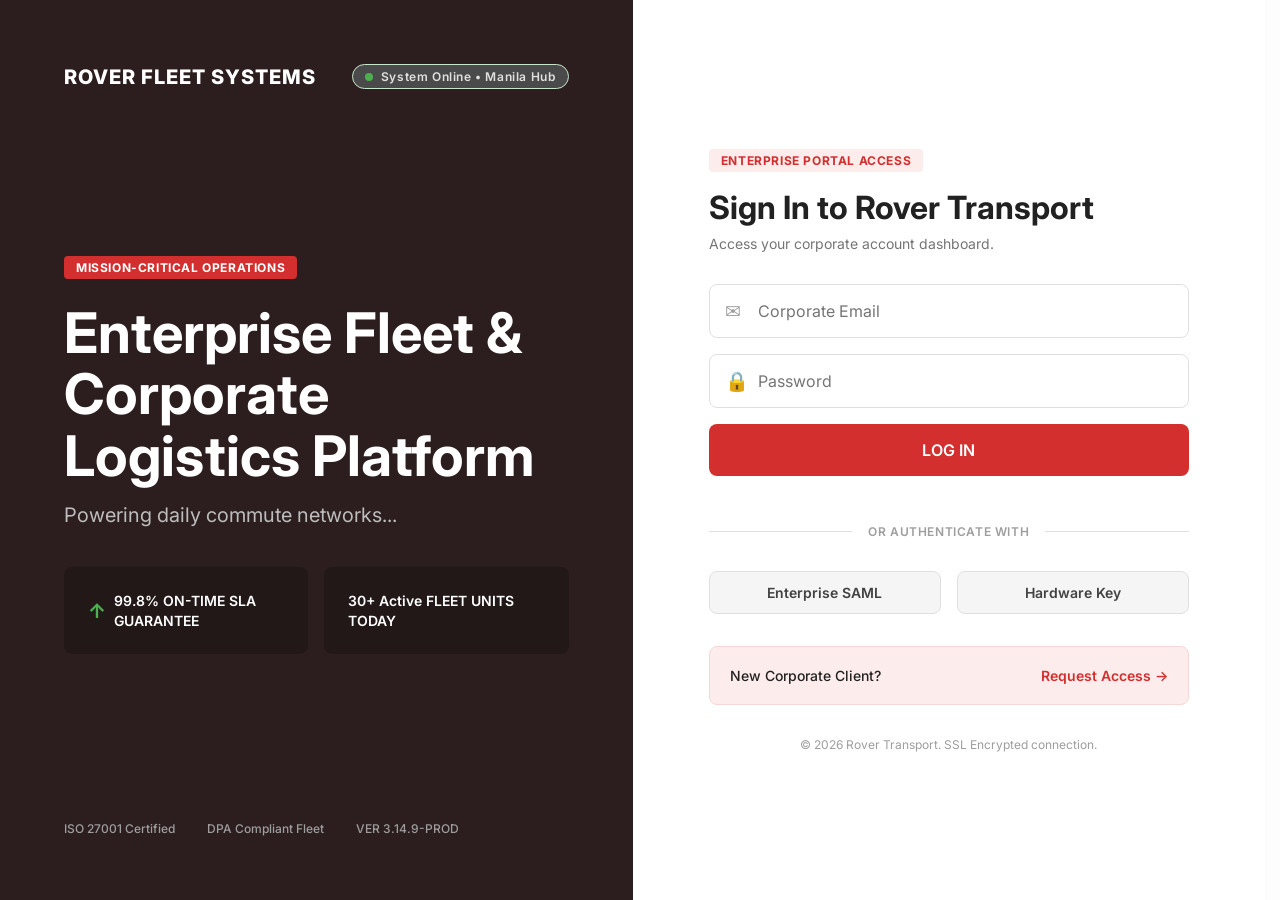
<file: admin.html>
<!DOCTYPE html>
<html lang="en">
<head>
    <meta charset="UTF-8">
    <meta name="viewport" content="width=device-width, initial-scale=1.0">
    <title>ROVER | Admin Portal</title>
    <link rel="preconnect" href="https://fonts.googleapis.com">
    <link rel="preconnect" href="https://fonts.gstatic.com" crossorigin>
    <link href="https://fonts.googleapis.com/css2?family=Inter:wght@400;500;600;700;800&display=swap" rel="stylesheet">
    <link rel="stylesheet" href="css/base.css">
    <link rel="stylesheet" href="css/admin-portal.css">
</head>
<body>
    <div class="admin-layout">
        <!-- Sidebar -->
        <aside class="sidebar">
            <div class="sidebar-header">
                <h2>ROVER</h2>
                <div class="subtext">ADMIN PORTAL &bull; FLEET SYSTEMS</div>
            </div>
            <nav class="sidebar-nav">
                <a href="admin.html" class="nav-item">Dashboard</a>
                <a href="admin.html" class="nav-item active">KYC Verification</a>
                <a href="admin-service-orders.html" class="nav-item">Dispatch Confirmation</a>
                <a href="fleet-registry.html" class="nav-item">Fleet Registry</a>
                <a href="users.html" class="nav-item">User Management</a>
                <a href="users.html" class="nav-item">Driver Directory</a>
                <a href="forecasting.html" class="nav-item">Demand Forecasting</a>
                <a href="javascript:void(0)" class="nav-item">Expense Reports</a>
            </nav>
            <div class="sidebar-footer">
                <div style="display: flex; align-items: center; gap: 0.75rem;">
                    <div class="avatar" id="userAvatarInitials" style="width: 32px; height: 32px; border-radius: 50%; background: #D32F2F; color: white; display: flex; align-items: center; justify-content: center; font-size: 0.875rem; font-weight: 600;">OP</div>
                    <div style="display: flex; flex-direction: column;">
                        <span id="userFullName" style="font-size: 0.875rem; font-weight: 600; color: #FFFFFF; line-height: 1.2;">Admin &bull; Ops Manila</span>
                        <span id="userRoleText" style="font-size: 0.7rem; color: #9E9E9E; letter-spacing: 0.05em; text-transform: uppercase; margin-top: 2px;">SYSTEM ADMINISTRATOR</span>
                    </div>
                </div>
                <button id="adminLogoutBtn" class="logout-btn" title="Log Out">
                    <svg width="20" height="20" viewBox="0 0 24 24" fill="none" stroke="currentColor" stroke-width="2" stroke-linecap="round" stroke-linejoin="round">
                        <path d="M9 21H5a2 2 0 0 1-2-2V5a2 2 0 0 1 2-2h4"></path>
                        <polyline points="16 17 21 12 16 7"></polyline>
                        <line x1="21" y1="12" x2="9" y2="12"></line>
                    </svg>
                </button>
            </div>
        </aside>

        <!-- Main Content -->
        <main class="main-content admin-portal-view">
            <!-- Top Navigation -->
            <header class="top-nav">
                <div class="search-bar">
                    <input type="text" placeholder="Search accounts, fleets, or drivers..." style="width: 380px; padding: 8px 14px; border: 1px solid #E0E0E0; border-radius: 6px; font-size: 13px; outline: none; background: #FFFFFF; font-family: inherit;">
                </div>
                <div class="top-nav-right" style="display: flex; align-items: center; gap: 1.25rem;">
                    <div class="badge pill-badge" style="background: #E8F5E9; border-radius: 16px; padding: 6px 14px; font-size: 12px; font-weight: 600; color: #2E7D32; display: flex; align-items: center; gap: 6px; border: 1px solid #C8E6C9;">
                        <span class="status-dot" style="background: #2E7D32; width: 6px; height: 6px; border-radius: 50%; display: inline-block;"></span> SYSTEM ONLINE &bull; MANILA HUB
                    </div>
                    <span class="timestamp" style="font-size: 12px; color: #64748B; font-weight: 500;">2026-09-29 18:03 PHT</span>
                    <div style="position: relative; cursor: pointer; color: #64748B; font-size: 1.2rem; display: flex; align-items: center;">
                        <svg width="18" height="18" viewBox="0 0 24 24" fill="none" stroke="currentColor" stroke-width="2" stroke-linecap="round" stroke-linejoin="round"><path d="M18 8A6 6 0 0 0 6 8c0 7-3 9-3 9h18s-3-2-3-9"></path><path d="M13.73 21a2 2 0 0 1-3.46 0"></path></svg>
                        <span style="position: absolute; top: -2px; right: -2px; background: #D32F2F; width: 8px; height: 8px; border-radius: 50%; border: 2px solid #FFFFFF;"></span>
                    </div>
                    <div id="topNavAvatar" class="avatar" style="width: 32px; height: 32px; border-radius: 50%; background: #D32F2F; color: white; display: flex; align-items: center; justify-content: center; font-size: 12px; font-weight: 700;">AM</div>
                </div>
            </header>

            <div class="workspace-container">

            <!-- Header Section -->
            <div class="page-header">
                <div class="header-left">
                    <div class="breadcrumbs">COMPLIANCE & RISK / CLIENT ONBOARDING DOSSIER</div>
                    <h1>KYC Verification & Client Onboarding</h1>
                </div>
                <div class="header-actions">
                    <button class="btn-ghost">Audit Log Archive</button>
                    <button class="btn-primary-small">Export Audit Log</button>
                </div>
            </div>

            <!-- Metrics Row -->
            <div class="metrics-row">
                <div class="metric-box">
                    <div class="metric-title">Awaiting Verification</div>
                    <div class="metric-value">14</div>
                    <div class="status-pill status-yellow">Priority Action</div>
                </div>
                <div class="metric-box">
                    <div class="metric-title">Verified Corporate Accounts</div>
                    <div class="metric-value">128</div>
                    <div class="status-pill status-green">In Good Standing</div>
                </div>
                <div class="metric-box">
                    <div class="metric-title">Flagged & Rejected</div>
                    <div class="metric-value">2</div>
                    <div class="status-pill status-red">Requires Review</div>
                </div>
            </div>

            <!-- Workspace Split -->
            <div class="workspace-split">
                <!-- Data Table -->
                <div class="data-table-container">
                    <div class="table-toolbar">
                        <input type="text" placeholder="Filter applications...">
                    </div>
                    <table class="data-table">
                        <thead>
                            <tr>
                                <th>Company & Industry</th>
                                <th>Representative & Role</th>
                                <th>Contact Verification</th>
                                <th>Submission</th>
                                <th>Status &amp; Actions</th>
                            </tr>
                        </thead>
                        <tbody>
                            <tr class="active-row" data-entity-id="APEX-001">
                                <td><strong>Apex Logistics Global Inc.</strong><br>Supply Chain</td>
                                <td>Rowena Mae Castaneda<br>Operations Director</td>
                                <td>r.castaneda@apexlogistics.ph<br>+63 917 555 1029</td>
                                <td>2 Hours Ago</td>
                                <td id="apexStatusCell">
                                    <div style="display: flex; align-items: center; gap: 8px;">
                                        <span class="status-pill status-red" id="apexKycPill">Requires Review</span>
                                        <button class="btn-audit-dossier" data-action="audit" data-id="APEX-001" style="padding: 4px 10px; background: #D32F2F; color: white; border: none; border-radius: 4px; font-size: 11px; font-weight: 600; cursor: pointer;">Audit Dossier &rarr;</button>
                                    </div>
                                </td>
                            </tr>
                            <tr data-entity-id="MNL-002">
                                <td><strong>Manila Freight Co.</strong><br>Logistics</td>
                                <td>Juan Dela Cruz<br>Procurement Lead</td>
                                <td>juan@manilafreight.com<br>+63 918 555 2038</td>
                                <td>4 Hours Ago</td>
                                <td>
                                    <div style="display: flex; align-items: center; gap: 8px;">
                                        <span style="background: #E8F5E9; color: #2E7D32; border: 1px solid #A5D6A7; font-size: 11px; font-weight: 700; padding: 4px 10px; border-radius: 12px; display: inline-flex; align-items: center; gap: 4px;">● Approved</span>
                                        <button class="btn-audit-dossier" data-action="audit" data-id="MNL-002" style="padding: 4px 10px; background: #ECEFF1; color: #37474F; border: 1px solid #CFD8DC; border-radius: 4px; font-size: 11px; font-weight: 600; cursor: pointer;">View Dossier</button>
                                    </div>
                                </td>
                            </tr>
                            <tr data-entity-id="PAC-003">
                                <td><strong>Pacific E-Commerce Solutions</strong><br>E-Commerce</td>
                                <td>Maria Santos<br>CEO</td>
                                <td>msantos@pacificecom.ph<br>+63 919 555 3847</td>
                                <td>1 Day Ago</td>
                                <td>
                                    <div style="display: flex; align-items: center; gap: 8px;">
                                        <span style="background: #E8F5E9; color: #2E7D32; border: 1px solid #A5D6A7; font-size: 11px; font-weight: 700; padding: 4px 10px; border-radius: 12px; display: inline-flex; align-items: center; gap: 4px;">● Approved</span>
                                        <button class="btn-audit-dossier" data-action="audit" data-id="PAC-003" style="padding: 4px 10px; background: #ECEFF1; color: #37474F; border: 1px solid #CFD8DC; border-radius: 4px; font-size: 11px; font-weight: 600; cursor: pointer;">View Dossier</button>
                                    </div>
                                </td>
                            </tr>
                            <tr data-entity-id="GLB-004">
                                <td><strong>Global Tech Distributors</strong><br>Retail</td>
                                <td>Mark Anthony Reyes<br>Logistics Head</td>
                                <td>m.reyes@globaltech.com<br>+63 920 555 4958</td>
                                <td>2 Days Ago</td>
                                <td>
                                    <div style="display: flex; align-items: center; gap: 8px;">
                                        <span style="background: #E8F5E9; color: #2E7D32; border: 1px solid #A5D6A7; font-size: 11px; font-weight: 700; padding: 4px 10px; border-radius: 12px; display: inline-flex; align-items: center; gap: 4px;">● Approved</span>
                                        <button class="btn-audit-dossier" data-action="audit" data-id="GLB-004" style="padding: 4px 10px; background: #ECEFF1; color: #37474F; border: 1px solid #CFD8DC; border-radius: 4px; font-size: 11px; font-weight: 600; cursor: pointer;">View Dossier</button>
                                    </div>
                                </td>
                            </tr>
                            <tr data-entity-id="ISL-005">
                                <td><strong>Islands Cargo Transport</strong><br>Shipping</td>
                                <td>Ana Lim<br>Operations Manager</td>
                                <td>ana.lim@islandscargo.ph<br>+63 921 555 5869</td>
                                <td>3 Days Ago</td>
                                <td>
                                    <div style="display: flex; align-items: center; gap: 8px;">
                                        <span style="background: #E8F5E9; color: #2E7D32; border: 1px solid #A5D6A7; font-size: 11px; font-weight: 700; padding: 4px 10px; border-radius: 12px; display: inline-flex; align-items: center; gap: 4px;">● Approved</span>
                                        <button class="btn-audit-dossier" data-action="audit" data-id="ISL-005" style="padding: 4px 10px; background: #ECEFF1; color: #37474F; border: 1px solid #CFD8DC; border-radius: 4px; font-size: 11px; font-weight: 600; cursor: pointer;">View Dossier</button>
                                    </div>
                                </td>
                            </tr>
                        </tbody>
                    </table>
                    <div class="table-pagination">
                        1 to 5 of 14
                    </div>
                </div>

                <!-- Application Dossier Panel -->
                <aside class="dossier-panel">
                    <h3>Apex Logistics Global Inc.</h3>
                    
                    <div class="dossier-grid">
                        <div class="dossier-label">SEC/DTI Reg No</div>
                        <div class="dossier-value">CS20261948572</div>
                        
                        <div class="dossier-label">Corporate Tax ID</div>
                        <div class="dossier-value">004-839-293-000</div>
                        
                        <div class="dossier-label">HQ Address</div>
                        <div class="dossier-value">BGC, Taguig City, NCR</div>
                    </div>

                    <div class="dossier-attachments">
                        <h4>Submitted KYC Attachments</h4>
                        <div class="mock-pdf">
                            <span class="icon">&#128196;</span>
                            <div class="pdf-details">
                                <span class="pdf-name">SEC_Registration_Apex.pdf</span>
                                <span class="pdf-size">2.4 MB</span>
                            </div>
                        </div>
                        <div class="mock-pdf">
                            <span class="icon">&#128196;</span>
                            <div class="pdf-details">
                                <span class="pdf-name">Directors_Valid_IDs.pdf</span>
                                <span class="pdf-size">5.1 MB</span>
                            </div>
                        </div>
                    </div>

                    <div class="dossier-actions">
                        <button class="btn-ghost-reject" id="rejectAccountBtn">Reject Application</button>
                        <button class="btn-primary-approve" id="approveAccountBtn">Approve Account</button>
                    </div>
                </aside>
            </div>

            <!-- Bottom Banner -->
            <div class="bottom-banner">
                <span class="banner-icon">&#9888;</span>
                Rover Transport Metro Manila Regulatory Guideline 2026-B: Ensure all logistics partners have submitted updated DTI permits before KYC approval.
            </div>
            </div>
        </main>
    </div>

    <!-- Legal Dossier Audit Modal (PB-002) -->
    <div id="legalDossierModal" class="modal-overlay" style="display: none; position: fixed; top: 0; left: 0; width: 100vw; height: 100vh; background: rgba(0,0,0,0.65); z-index: 2000; justify-content: center; align-items: center; padding: 20px; box-sizing: border-box;">
        <div class="dossier-modal-window" style="width: 100%; max-width: 920px; background: #FFFFFF; border-radius: 10px; border: 1px solid #ECEFF1; display: flex; flex-direction: column; max-height: 90vh; box-shadow: 0 20px 40px rgba(0,0,0,0.25); overflow: hidden;">
            <!-- Header -->
            <div style="display: flex; justify-content: space-between; align-items: flex-start; padding: 20px 24px; border-bottom: 1px solid #ECEFF1; background: #FAFAFA;">
                <div>
                    <div style="display: flex; align-items: center; gap: 10px; margin-bottom: 4px;">
                        <h2 id="dossierModalTitle" style="margin: 0; font-size: 18px; font-weight: 700; color: #212121;">Legal Dossier Audit: Apex Logistics Global Inc.</h2>
                        <span style="background: #FFEBEE; color: #D32F2F; font-size: 11px; font-weight: 700; padding: 3px 8px; border-radius: 4px; border: 1px solid #FFCDD2; letter-spacing: 0.5px;">FORM PB-002</span>
                    </div>
                    <p style="margin: 0; font-size: 12px; color: #757575;">Cross-check uploaded regulatory certifications against national tax records to verify corporate booking eligibility.</p>
                </div>
                <button id="closeDossierModalBtn" style="background: none; border: none; font-size: 24px; color: #9E9E9E; cursor: pointer; padding: 0 4px; line-height: 1;" title="Close Modal">&times;</button>
            </div>

            <!-- Body (2-Column Split: 1.15fr left, 1fr right) -->
            <div style="display: grid; grid-template-columns: 1.15fr 1fr; gap: 20px; padding: 20px 24px; overflow-y: auto; flex: 1;">
                <!-- Left: Document Viewer Canvas -->
                <div style="display: flex; flex-direction: column;">
                    <!-- Tab Bar -->
                    <div style="display: flex; justify-content: space-between; align-items: center; margin-bottom: 10px; border-bottom: 1px solid #E0E0E0; padding-bottom: 6px;">
                        <div style="display: flex; gap: 8px;" id="dossierTabBar">
                            <button id="tabBir2303" class="dossier-tab active" data-tab="bir2303" style="padding: 6px 12px; border-radius: 4px 4px 0 0; border: 1px solid #D32F2F; border-bottom: none; background: #FFEBEE; color: #D32F2F; font-size: 12px; font-weight: 700; cursor: pointer;">BIR Form 2303</button>
                            <button id="tabSec" class="dossier-tab" data-tab="sec" style="padding: 6px 12px; border-radius: 4px 4px 0 0; border: 1px solid #E0E0E0; border-bottom: none; background: #F5F5F5; color: #616161; font-size: 12px; font-weight: 600; cursor: pointer;">SEC Certificate</button>
                            <button id="tabId" class="dossier-tab" data-tab="id" style="padding: 6px 12px; border-radius: 4px 4px 0 0; border: 1px solid #E0E0E0; border-bottom: none; background: #F5F5F5; color: #616161; font-size: 12px; font-weight: 600; cursor: pointer;">Signatory Valid ID</button>
                        </div>
                        <span id="docFileSizeLabel" style="font-size: 11px; color: #757575; font-weight: 600;">PDF &bull; 1.4 MB</span>
                    </div>

                    <!-- Dynamic Sheet Viewer -->
                    <div id="docViewerCanvas" style="min-height: 380px; background: #FFFFFF; border: 1px solid #E0E0E0; border-radius: 6px; padding: 16px; overflow-y: auto; font-size: 12px; line-height: 1.5; color: #212121; box-shadow: inset 0 1px 3px rgba(0,0,0,0.05);">
                        <!-- Injected via JS -->
                    </div>
                </div>

                <!-- Right: Statutory Checklist & Allocation -->
                <div style="display: flex; flex-direction: column; gap: 16px;">
                    <div>
                        <div style="font-size: 12px; font-weight: 700; color: #37474F; text-transform: uppercase; letter-spacing: 0.5px; margin-bottom: 8px;">Statutory Verification Checklist</div>
                        <div style="display: flex; flex-direction: column; gap: 8px; background: #F8FAFC; border: 1px solid #E2E8F0; border-radius: 6px; padding: 12px;">
                            <label style="display: flex; align-items: center; gap: 8px; font-size: 12px; color: #1E293B; cursor: pointer;">
                                <input type="checkbox" id="chkSec" checked style="accent-color: #2E7D32;">
                                <span>SEC Certificate <strong>CS201958291-B</strong> (Verified SEC Express)</span>
                            </label>
                            <label style="display: flex; align-items: center; gap: 8px; font-size: 12px; color: #1E293B; cursor: pointer;">
                                <input type="checkbox" id="chkBir" checked style="accent-color: #2E7D32;">
                                <span>BIR 2303 TIN <strong>009-881-284-000</strong> (Active RDO 047)</span>
                            </label>
                            <label style="display: flex; align-items: center; gap: 8px; font-size: 12px; color: #1E293B; cursor: pointer;">
                                <input type="checkbox" id="chkSignatory" checked style="accent-color: #2E7D32;">
                                <span>Signatory: <strong>Rowena Mae Castaneda</strong> (Secretary Cert Matched)</span>
                            </label>
                            <label style="display: flex; align-items: center; gap: 8px; font-size: 12px; color: #1E293B; cursor: pointer;">
                                <input type="checkbox" id="chkAml" checked style="accent-color: #2E7D32;">
                                <span>AML / Sanctions Screening: <strong style="color: #2E7D32;">Score 98/100 (Clean)</strong></span>
                            </label>
                        </div>
                    </div>

                    <div>
                        <label for="verificationDecisionSelect" style="display: block; font-size: 11px; font-weight: 700; color: #374151; margin-bottom: 6px; text-transform: uppercase;">ACCOUNT VERIFICATION DECISION *</label>
                        <select id="verificationDecisionSelect" style="width: 100%; padding: 8px 12px; border: 1px solid #CBD5E1; border-radius: 6px; font-size: 12px; font-weight: 600; background: #FFFFFF; outline: none; cursor: pointer;">
                            <option value="Approved" selected>Approved — Full Enterprise Booking Privileges</option>
                            <option value="Conditional">Conditional — Pending Document Resubmission</option>
                            <option value="Rejected">Rejected — Non-Compliant Entity Credentials</option>
                        </select>
                    </div>

                    <div>
                        <label for="complianceAuditNotes" style="display: block; font-size: 12px; font-weight: 700; color: #37474F; margin-bottom: 6px;">COMPLIANCE AUDIT NOTES</label>
                        <textarea id="complianceAuditNotes" rows="3" style="width: 100%; padding: 8px 12px; border: 1px solid #CBD5E1; border-radius: 6px; font-size: 12px; font-family: inherit; resize: vertical; box-sizing: border-box; outline: none;" placeholder="Enter audit observations or special SLA requirements...">BIR 2303 &amp; SEC verification confirmed via BIR East Makati RDO 047. Approved for full enterprise booking clearance under RA 10173.</textarea>
                    </div>
                </div>
            </div>

            <!-- Footer -->
            <div style="display: flex; justify-content: space-between; align-items: center; padding: 16px 24px; border-top: 1px solid #ECEFF1; background: #FAFAFA;">
                <div style="display: flex; align-items: center; gap: 8px; font-size: 11px; font-weight: 600; color: #64748B; letter-spacing: 0.5px;">
                    <svg width="14" height="14" viewBox="0 0 24 24" fill="none" stroke="currentColor" stroke-width="2" stroke-linecap="round" stroke-linejoin="round"><rect x="3" y="11" width="18" height="11" rx="2" ry="2"></rect><path d="M7 11V7a5 5 0 0 1 10 0v4"></path></svg>
                    <span>Statutory audit trail recorded under RA 10173 &bull; Approval unlocks enterprise booking clearance.</span>
                </div>
                <div style="display: flex; gap: 10px;">
                    <button id="cancelDossierBtn" type="button" style="padding: 8px 16px; border: 1px solid #CBD5E1; background: #FFFFFF; color: #64748B; border-radius: 6px; font-size: 12px; font-weight: 600; cursor: pointer;">Cancel</button>
                    <button id="rejectDossierBtn" style="padding: 8px 16px; border: 1px solid #B0BEC5; background: transparent; color: #546E7A; border-radius: 6px; font-size: 12px; font-weight: 600; cursor: pointer;">Reject Dossier</button>
                    <button id="authorizeDossierBtn" style="padding: 8px 18px; border: none; background: #2E7D32; color: #FFFFFF; border-radius: 6px; font-size: 12px; font-weight: 600; cursor: pointer;">Approve &amp; Activate Account &rarr;</button>
                </div>
            </div>
        </div>
    </div>

    <script src="js/db.js"></script>
    <script src="js/admin-portal.js"></script>
</body>
</html>
</file>
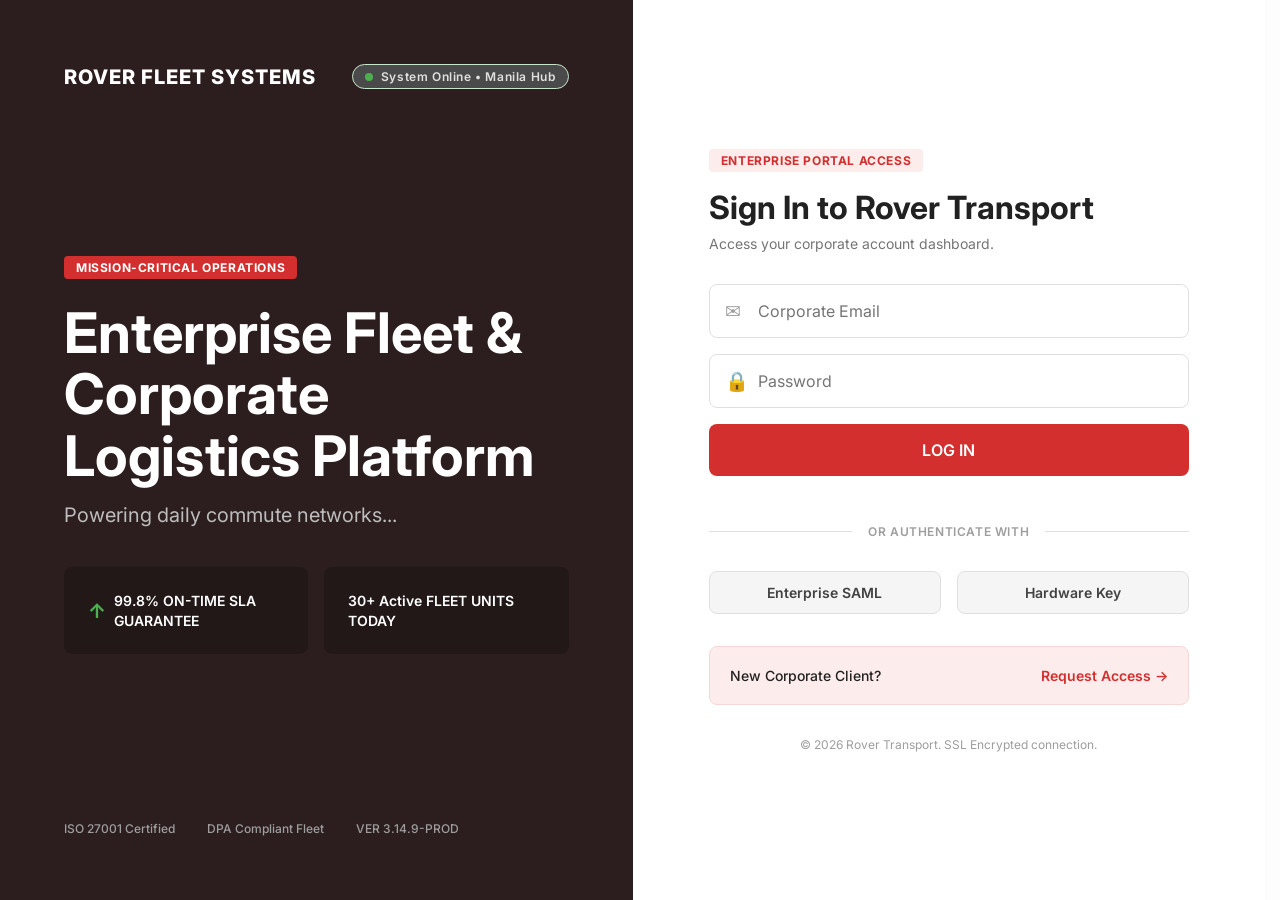
<file: client.html>
<!DOCTYPE html>
<html lang="en">
<head>
    <meta charset="UTF-8">
    <meta name="viewport" content="width=device-width, initial-scale=1.0">
    <title>ROVER | Client Enterprise Portal</title>
    <link rel="preconnect" href="https://fonts.googleapis.com">
    <link rel="preconnect" href="https://fonts.gstatic.com" crossorigin>
    <link href="https://fonts.googleapis.com/css2?family=Inter:wght@400;500;600;700;800&display=swap" rel="stylesheet">
    <link rel="stylesheet" href="css/base.css">
    <link rel="stylesheet" href="css/client-gateway.css">
</head>
<body>
    <div class="client-layout">
        <!-- Sidebar -->
        <aside class="sidebar" style="background-color: #2C1E1E;">
            <div class="sidebar-header" style="display: flex; align-items: center; gap: 0.5rem; padding: 24px 24px 20px 24px; border-bottom: 1px solid rgba(255,255,255,0.08); margin-bottom: 16px;">
                <h2 style="margin: 0; font-size: 22px; font-weight: 800; letter-spacing: 0.05em; color: white;">ROVER</h2>
                <span style="background: rgba(255,255,255,0.1); border: 1px solid rgba(255,255,255,0.2); font-size: 0.65rem; padding: 0.25rem 0.5rem; border-radius: 4px; font-weight: 700; letter-spacing: 0.05em; color: white;">ENTERPRISE</span>
            </div>
            <div style="font-size: 10px; color: #A0A0A0; font-weight: 600; letter-spacing: 0.5px; text-transform: uppercase; padding: 0 24px; margin-bottom: 8px;">CLIENT WORKSPACE</div>
            <nav class="sidebar-nav">
                <a href="client.html" class="nav-item active" style="display: flex; align-items: center;">
                    <svg width="18" height="18" viewBox="0 0 24 24" fill="none" stroke="currentColor" stroke-width="2" stroke-linecap="round" stroke-linejoin="round" style="margin-right: 10px;"><rect x="3" y="3" width="7" height="7"></rect><rect x="14" y="3" width="7" height="7"></rect><rect x="14" y="14" width="7" height="7"></rect><rect x="3" y="14" width="7" height="7"></rect></svg>
                    My Dashboard
                </a>
                <a href="request-service.html" class="nav-item" style="display: flex; align-items: center;">
                    <svg width="18" height="18" viewBox="0 0 24 24" fill="none" stroke="currentColor" stroke-width="2" stroke-linecap="round" stroke-linejoin="round" style="margin-right: 10px;"><circle cx="12" cy="12" r="10"></circle><line x1="12" y1="8" x2="12" y2="16"></line><line x1="8" y1="12" x2="16" y2="12"></line></svg>
                    Request Service
                </a>
                <a href="active-bookings.html" class="nav-item" style="display: flex; justify-content: space-between; align-items: center;">
                    <span style="display: flex; align-items: center;">
                        <svg width="18" height="18" viewBox="0 0 24 24" fill="none" stroke="currentColor" stroke-width="2" stroke-linecap="round" stroke-linejoin="round" style="margin-right: 10px;"><rect x="1" y="3" width="15" height="13"></rect><polygon points="16 8 20 8 23 11 23 16 16 16 8"></polygon><circle cx="5.5" cy="18.5" r="2.5"></circle><circle cx="18.5" cy="18.5" r="2.5"></circle></svg>
                        Active Bookings
                    </span>
                    <span style="background: rgba(255,255,255,0.15); padding: 2px 7px; border-radius: 10px; font-size: 11px;">3</span>
                </a>
                <a href="javascript:void(0)" class="nav-item" style="display: flex; align-items: center;">
                    <svg width="18" height="18" viewBox="0 0 24 24" fill="none" stroke="currentColor" stroke-width="2" stroke-linecap="round" stroke-linejoin="round" style="margin-right: 10px;"><rect x="2" y="5" width="20" height="14" rx="2"></rect><line x1="2" y1="10" x2="22" y2="10"></line></svg>
                    Billing &amp; Invoices
                </a>
            </nav>
            <div class="sidebar-footer" style="display: flex; flex-direction: column; gap: 1rem; border-top: 1px solid rgba(255,255,255,0.08); padding: 18px 24px; margin-top: auto;">
                <div style="display: flex; align-items: center; justify-content: space-between;">
                    <div style="display: flex; align-items: center; gap: 0.75rem;">
                        <div class="avatar" style="width: 36px; height: 36px; border-radius: 6px; background: #212121; color: #FFFFFF; display: flex; align-items: center; justify-content: center; font-size: 0.875rem; font-weight: 700; border: 1px solid rgba(255,255,255,0.1);">AL</div>
                        <div style="display: flex; flex-direction: column;">
                            <span id="clientCompanyNameDisplay" style="font-size: 0.875rem; font-weight: 600; color: #FFFFFF; line-height: 1.2;">Apex Logistics Global Inc.</span>
                            <span id="clientNameSidebarDisplay" style="font-size: 0.75rem; color: #9E9E9E; margin-top: 4px;">Rowena Mae Castaneda</span>
                        </div>
                    </div>
                    <button id="clientLogoutBtn" class="logout-btn" title="Log Out">
                        <svg width="20" height="20" viewBox="0 0 24 24" fill="none" stroke="currentColor" stroke-width="2" stroke-linecap="round" stroke-linejoin="round">
                            <path d="M9 21H5a2 2 0 0 1-2-2V5a2 2 0 0 1 2-2h4"></path>
                            <polyline points="16 17 21 12 16 7"></polyline>
                            <line x1="21" y1="12" x2="9" y2="12"></line>
                        </svg>
                    </button>
                </div>
            </div>
        </aside>

        <!-- Main Content -->
        <main class="main-content client-gateway-view">
            <!-- Top Navigation -->
            <header class="top-nav">
                <div class="search-bar">
                    <input type="text" placeholder="Search requests, reference IDs, routes..." style="width: 380px; padding: 8px 14px; border: 1px solid #E0E0E0; border-radius: 6px; font-size: 13px; outline: none; background: white; font-family: inherit;">
                </div>
                <div class="top-nav-right" style="display: flex; align-items: center; gap: 1.25rem;">
                    <div class="badge pill-badge" style="background: #E8F5E9; border-radius: 16px; padding: 6px 14px; font-size: 12px; font-weight: 600; color: #2E7D32; display: flex; align-items: center; gap: 6px; border: 1px solid #C8E6C9;">
                        <span class="status-dot" style="background: #2E7D32; width: 6px; height: 6px; border-radius: 50%; display: inline-block;"></span> Verified Corporate Partner &bull; Active Agreement
                    </div>
                    <a href="javascript:void(0)" style="color: #757575; text-decoration: none; font-size: 13px; font-weight: 600;">Support</a>
                    <div style="position: relative; cursor: pointer; color: #757575; font-size: 1.2rem; display: flex; align-items: center;">
                        <svg width="18" height="18" viewBox="0 0 24 24" fill="none" stroke="currentColor" stroke-width="2" stroke-linecap="round" stroke-linejoin="round"><path d="M18 8A6 6 0 0 0 6 8c0 7-3 9-3 9h18s-3-2-3-9"></path><path d="M13.73 21a2 2 0 0 1-3.46 0"></path></svg>
                        <span style="position: absolute; top: -2px; right: -2px; background: #D32F2F; width: 8px; height: 8px; border-radius: 50%; border: 2px solid #FFFFFF;"></span>
                    </div>
                    <div class="avatar" style="width: 32px; height: 32px; border-radius: 50%; background: #D32F2F; color: white; display: flex; align-items: center; justify-content: center; font-size: 12px; font-weight: 700;">RC</div>
                </div>
            </header>

            <div class="workspace-container">

            <!-- Header Section -->
            <div class="page-header" style="display: flex; justify-content: space-between; align-items: center; margin-bottom: 1.5rem;">
                <div class="breadcrumbs" style="color: #757575; font-size: 0.75rem; font-weight: 600; letter-spacing: 0.05em; margin: 0;">
                    ROVER CLIENT GATEWAY / APEX LOGISTICS GLOBAL / DASHBOARD
                </div>
                <div style="background: #E8F5E9; color: #2E7D32; border: 1px solid #A5D6A7; padding: 0.25rem 0.5rem; border-radius: 4px; font-size: 0.7rem; font-weight: 700; letter-spacing: 0.05em;">
                    SEC VERIFIED CLIENT &bull; SEC-202109482-C
                </div>
            </div>

            <!-- Welcome Banner Block -->
            <div class="welcome-banner" style="background: #FFFFFF; border: 1px solid #E0E0E0; border-radius: 12px; padding: 2rem; display: flex; justify-content: space-between; align-items: center; margin-bottom: 1rem; box-shadow: 0 2px 8px rgba(0,0,0,0.02);">
                <div class="welcome-left">
                    <div style="display: flex; align-items: center; gap: 0.75rem; margin-bottom: 0.75rem;">
                        <h1 style="font-size: 1.75rem; color: #212121; margin: 0; font-weight: 700;">Corporate Fleet Gateway</h1>
                        <span style="background: #F5F5F5; color: #616161; padding: 0.25rem 0.5rem; border-radius: 4px; font-size: 0.7rem; font-weight: 700; letter-spacing: 0.05em; border: 1px solid #EEEEEE;">ENTERPRISE PORTAL</span>
                    </div>
                    <p style="font-size: 1.125rem; color: #424242; margin-bottom: 0.25rem;">Welcome back, <strong id="clientNameWelcomeDisplay" style="color: #212121;">Rowena Mae Castaneda</strong>.</p>
                    <p style="font-size: 0.875rem; color: #757575;">Authorized Liaison & Fleet Operations Lead &bull; Corporate Account: Apex Logistics Global Inc.</p>
                </div>
                <div class="welcome-right">
                    <a href="request-service.html" class="btn-primary-small" style="padding: 1rem 1.5rem; font-size: 0.875rem; box-shadow: 0 4px 12px rgba(211,47,47,0.2); cursor: pointer; text-decoration: none; display: inline-flex; align-items: center;">+ Initiate New Shuttle Request</a>
                </div>
            </div>

            <!-- Notice Banner -->
            <div class="notice-banner client-alert-blue" style="background: #E3F2FD; border: 1px solid #BBDEFB; border-radius: 8px; padding: 1rem 1.5rem; margin-bottom: 2rem; display: flex; justify-content: space-between; align-items: center;">
                <div style="display: flex; align-items: center; gap: 0.75rem;">
                    <span style="background: #1976D2; color: white; padding: 0.25rem 0.5rem; border-radius: 4px; font-size: 0.7rem; font-weight: 700; letter-spacing: 0.05em;">DISPATCH NOTICE</span>
                    <span style="font-size: 0.875rem; color: #0D47A1; font-weight: 500;"><strong>Scheduled Route Notice:</strong> BGC Express Shuttle will commence boarding at 17:30 PHT at Tower 5 Bay 1.</span>
                </div>
                <button style="background: transparent; border: none; color: #1976D2; cursor: pointer; font-size: 1.25rem; font-weight: bold; padding: 0 0.5rem;">&times;</button>
            </div>

            <!-- Metrics & Status Row -->
            <div class="client-metrics-grid" style="display: grid; grid-template-columns: 1fr 1fr; gap: 1.5rem; margin-bottom: 2rem;">
                <!-- Card 1: Operational Load -->
                <div class="client-metric-card" style="background: white; border: 1px solid #E0E0E0; border-radius: 12px; padding: 1.5rem; box-shadow: 0 2px 4px rgba(0,0,0,0.02); display: flex; flex-direction: column; justify-content: space-between;">
                    <div>
                        <h3 style="font-size: 0.875rem; color: #757575; font-weight: 600; text-transform: uppercase; letter-spacing: 0.05em; margin-bottom: 1rem; margin-top: 0;">Active Service Orders</h3>
                        <div style="display: flex; align-items: baseline; gap: 0.75rem; margin-bottom: 1.5rem;">
                            <span style="font-size: 3rem; font-weight: 700; color: #212121; line-height: 1;">3</span>
                            <span style="font-size: 0.875rem; color: #616161;"><strong>2 In Transit</strong> / 1 Dispatched for Today's Night Shift</span>
                        </div>
                        
                        <div class="progress-bar-container" style="width: 100%; height: 8px; background: #EEEEEE; border-radius: 999px; display: flex; overflow: hidden; margin-bottom: 1.5rem;">
                            <div style="background: #4CAF50; width: 66%;"></div>
                            <div style="background: #FFC107; width: 34%;"></div>
                        </div>
                    </div>
                    <div style="display: flex; justify-content: space-between; align-items: center; border-top: 1px solid #EEEEEE; padding-top: 1rem;">
                        <span style="font-size: 0.75rem; color: #9E9E9E; display: flex; align-items: center; gap: 0.25rem;"><span style="color: #4CAF50;">&#9679;</span> Live Telematics synced 2m ago</span>
                        <a href="active-bookings.html" style="font-size: 0.875rem; color: #1976D2; text-decoration: none; font-weight: 600;">View active orders &rarr;</a>
                    </div>
                </div>

                <!-- Card 2: SLA Performance -->
                <div class="client-metric-card" style="background: white; border: 1px solid #E0E0E0; border-radius: 12px; padding: 1.5rem; box-shadow: 0 2px 4px rgba(0,0,0,0.02); display: flex; flex-direction: column; justify-content: space-between;">
                    <div>
                        <div style="display: flex; justify-content: space-between; align-items: center; margin-bottom: 1rem;">
                            <h3 style="font-size: 0.875rem; color: #757575; font-weight: 600; text-transform: uppercase; letter-spacing: 0.05em; margin: 0;">Current SLA Performance</h3>
                            <span style="background: #E8F5E9; color: #2E7D32; padding: 0.25rem 0.5rem; border-radius: 4px; font-size: 0.7rem; font-weight: 600;">Optimal Capacity</span>
                        </div>
                        <div style="margin-bottom: 1.5rem;">
                            <span style="font-size: 2.5rem; font-weight: 700; color: #212121; display: block; line-height: 1.2;">99.8% <span style="font-size: 1.25rem; font-weight: 600; color: #616161;">On-Time</span></span>
                        </div>
                        
                        <div style="margin-bottom: 1.5rem;">
                            <div class="progress-bar-container" style="width: 100%; height: 8px; background: #EEEEEE; border-radius: 999px; overflow: hidden; margin-bottom: 0.75rem;">
                                <div style="background: #4CAF50; width: 99.8%; height: 100%;"></div>
                            </div>
                            <div style="font-size: 0.75rem; color: #616161; font-weight: 500;">
                                0 Critical Incidents Logged &bull; Zero Route Deviations
                            </div>
                        </div>
                    </div>
                    <div style="display: flex; justify-content: flex-end; align-items: center; border-top: 1px solid #EEEEEE; padding-top: 1rem;">
                        <a href="javascript:void(0)" style="font-size: 0.875rem; color: #1976D2; text-decoration: none; font-weight: 600;">Review SLA Reports &rarr;</a>
                    </div>
                </div>
            </div>

            <!-- Data Table Section -->
            <div class="data-table-container" style="background: white; border-radius: 12px; border: 1px solid #E0E0E0; box-shadow: 0 2px 4px rgba(0,0,0,0.02);">
                <div style="padding: 1.5rem 1.5rem 0 1.5rem;">
                    <h2 style="font-size: 1.25rem; color: #212121; margin: 0 0 0.5rem 0;">Recent Requests</h2>
                    <p style="font-size: 0.875rem; color: #757575; margin: 0;">Manage your latest shuttle, ad-hoc, and long-term fleet requests.</p>
                </div>
                
                <div class="table-toolbar" style="display: flex; justify-content: space-between; align-items: center; padding: 1.5rem; border-bottom: 1px solid #EEEEEE;">
                    <div class="search-bar">
                        <input type="text" placeholder="Filter by Request ID or route..." style="width: 300px; padding: 0.6rem 1rem; border: 1px solid #E0E0E0; border-radius: 6px; font-size: 0.875rem;">
                    </div>
                    <div class="toolbar-actions" style="display: flex; gap: 1rem; align-items: center;">
                        <select style="padding: 0.6rem 1rem; border: 1px solid #E0E0E0; border-radius: 6px; font-size: 0.875rem; color: #212121; font-weight: 500; outline: none; background: white; cursor: pointer;">
                            <option>All statuses</option>
                            <option>Approved</option>
                            <option>Pending</option>
                        </select>
                        <button class="btn-ghost" style="padding: 0.6rem 1rem; font-size: 0.875rem;">Export CSV</button>
                    </div>
                </div>
                
                <table class="data-table" style="width: 100%; border-collapse: collapse;">
                    <thead>
                        <tr>
                            <th style="padding: 1rem 1.5rem; text-align: left; font-size: 0.75rem; font-weight: 600; color: #757575; background: #FAFAFA; border-bottom: 1px solid #EEEEEE; text-transform: uppercase;">REQUEST ID</th>
                            <th style="padding: 1rem 1.5rem; text-align: left; font-size: 0.75rem; font-weight: 600; color: #757575; background: #FAFAFA; border-bottom: 1px solid #EEEEEE; text-transform: uppercase;">VEHICLE TYPE</th>
                            <th style="padding: 1rem 1.5rem; text-align: left; font-size: 0.75rem; font-weight: 600; color: #757575; background: #FAFAFA; border-bottom: 1px solid #EEEEEE; text-transform: uppercase;">SCHEDULED DATE & SHIFT</th>
                            <th style="padding: 1rem 1.5rem; text-align: left; font-size: 0.75rem; font-weight: 600; color: #757575; background: #FAFAFA; border-bottom: 1px solid #EEEEEE; text-transform: uppercase;">STATUS</th>
                            <th style="padding: 1rem 1.5rem; text-align: left; font-size: 0.75rem; font-weight: 600; color: #757575; background: #FAFAFA; border-bottom: 1px solid #EEEEEE; text-transform: uppercase;">ACTIONS</th>
                        </tr>
                    </thead>
                    <tbody id="clientDashboardTableBody">
                        <tr>
                            <td style="padding: 1rem 1.5rem; border-bottom: 1px solid #EEEEEE; font-size: 0.875rem;"><strong>#RQ-8821</strong></td>
                            <td style="padding: 1rem 1.5rem; border-bottom: 1px solid #EEEEEE; font-size: 0.875rem; color: #424242;">3x Nissan NV350 Urvan (15-Seater)<br><span style="font-size: 0.75rem; color: #757575;">Daily Commute BGC</span></td>
                            <td style="padding: 1rem 1.5rem; border-bottom: 1px solid #EEEEEE; font-size: 0.875rem; color: #424242;">Oct 01, 2026<br><span style="font-size: 0.75rem; color: #757575;">Night Shift (22:00 - 06:00)</span></td>
                            <td style="padding: 1rem 1.5rem; border-bottom: 1px solid #EEEEEE;"><span style="background: #E8F5E9; color: #2E7D32; padding: 0.25rem 0.5rem; border-radius: 4px; font-size: 0.75rem; font-weight: 600;">Approved</span></td>
                            <td style="padding: 1rem 1.5rem; border-bottom: 1px solid #EEEEEE;"><a href="reservation-details.html?id=RQ-8821" style="color: #1976D2; font-size: 0.875rem; font-weight: 600; text-decoration: none;">View Details</a></td>
                        </tr>
                        <tr>
                            <td style="padding: 1rem 1.5rem; border-bottom: 1px solid #EEEEEE; font-size: 0.875rem;"><strong>#RQ-8819</strong></td>
                            <td style="padding: 1rem 1.5rem; border-bottom: 1px solid #EEEEEE; font-size: 0.875rem; color: #424242;">2x Hyundai Grand Starex (10-Seater Executive VIP)<br><span style="font-size: 0.75rem; color: #757575;">Airport Transfer (NAIA 3)</span></td>
                            <td style="padding: 1rem 1.5rem; border-bottom: 1px solid #EEEEEE; font-size: 0.875rem; color: #424242;">Oct 02, 2026<br><span style="font-size: 0.75rem; color: #757575;">Morning (08:00)</span></td>
                            <td style="padding: 1rem 1.5rem; border-bottom: 1px solid #EEEEEE;"><span style="background: #FFF3E0; color: #E65100; padding: 0.25rem 0.5rem; border-radius: 4px; font-size: 0.75rem; font-weight: 600;">Pending Review</span></td>
                            <td style="padding: 1rem 1.5rem; border-bottom: 1px solid #EEEEEE;"><a href="reservation-details.html?id=RQ-8819" style="color: #1976D2; font-size: 0.875rem; font-weight: 600; text-decoration: none;">View Details</a></td>
                        </tr>
                        <tr>
                            <td style="padding: 1rem 1.5rem; border-bottom: 1px solid #EEEEEE; font-size: 0.875rem;"><strong>#RQ-8814</strong></td>
                            <td style="padding: 1rem 1.5rem; border-bottom: 1px solid #EEEEEE; font-size: 0.875rem; color: #424242;">4x Toyota HiAce Commuter (14-Seater)<br><span style="font-size: 0.75rem; color: #757575;">Company Outing (Tagaytay)</span></td>
                            <td style="padding: 1rem 1.5rem; border-bottom: 1px solid #EEEEEE; font-size: 0.875rem; color: #424242;">Oct 15, 2026<br><span style="font-size: 0.75rem; color: #757575;">Full Day</span></td>
                            <td style="padding: 1rem 1.5rem; border-bottom: 1px solid #EEEEEE;"><span style="background: #E8F5E9; color: #2E7D32; padding: 0.25rem 0.5rem; border-radius: 4px; font-size: 0.75rem; font-weight: 600;">Approved</span></td>
                            <td style="padding: 1rem 1.5rem; border-bottom: 1px solid #EEEEEE;"><a href="reservation-details.html?id=RQ-8814" style="color: #1976D2; font-size: 0.875rem; font-weight: 600; text-decoration: none;">View Details</a></td>
                        </tr>
                        <tr>
                            <td style="padding: 1rem 1.5rem; border-bottom: 1px solid #EEEEEE; font-size: 0.875rem;"><strong>#RQ-8805</strong></td>
                            <td style="padding: 1rem 1.5rem; border-bottom: 1px solid #EEEEEE; font-size: 0.875rem; color: #424242;">2x Toyota HiAce Commuter (14-Seater)<br><span style="font-size: 0.75rem; color: #757575;">Daily Commute BGC</span></td>
                            <td style="padding: 1rem 1.5rem; border-bottom: 1px solid #EEEEEE; font-size: 0.875rem; color: #424242;">Sep 28, 2026<br><span style="font-size: 0.75rem; color: #757575;">Completed</span></td>
                            <td style="padding: 1rem 1.5rem; border-bottom: 1px solid #EEEEEE;"><span style="background: #F5F5F5; color: #616161; padding: 0.25rem 0.5rem; border-radius: 4px; font-size: 0.75rem; font-weight: 600;">Fulfilled</span></td>
                            <td style="padding: 1rem 1.5rem; border-bottom: 1px solid #EEEEEE;"><a href="reservation-details.html?id=RQ-8805" style="color: #1976D2; font-size: 0.875rem; font-weight: 600; text-decoration: none;">View Details</a></td>
                        </tr>
                    </tbody>
                </table>
                <div class="table-pagination" style="display: flex; justify-content: space-between; align-items: center; padding: 1rem 1.5rem; font-size: 0.875rem; color: #757575;">
                    <span>Showing 1 to 4 of 18 requests</span>
                    <div style="display: flex; gap: 0.5rem;">
                        <button style="border: 1px solid #1976D2; background: #1976D2; color: white; width: 32px; height: 32px; border-radius: 4px; font-weight: 600; cursor: pointer;">1</button>
                        <button style="border: 1px solid #E0E0E0; background: white; color: #424242; width: 32px; height: 32px; border-radius: 4px; font-weight: 500; cursor: pointer;">2</button>
                        <button style="border: 1px solid #E0E0E0; background: white; color: #424242; width: 32px; height: 32px; border-radius: 4px; font-weight: 500; cursor: pointer;">3</button>
                    </div>
                </div>
            </div>

            <!-- Bottom Compliance Footer Bar -->
            <div style="margin-top: 3rem; display: flex; justify-content: space-between; align-items: center; font-size: 0.75rem; color: #9E9E9E; border-top: 1px solid #E0E0E0; padding-top: 1.5rem; padding-bottom: 2rem;">
                <div style="display: flex; gap: 1.5rem;">
                    <span>Apex Logistics Global Inc. Corporate Agreement v2.1</span>
                    <span>SEC Reg: CS201958291-B</span>
                    <span>BIR Form 2303 Verified</span>
                </div>
                <div style="display: flex; gap: 1.5rem;">
                    <a href="javascript:void(0)" style="color: #9E9E9E; text-decoration: none;">Privacy Policy</a>
                    <a href="javascript:void(0)" style="color: #9E9E9E; text-decoration: none;">Terms of Service</a>
                    <span>Support Hotline: +63 (2) 8888-ROVER</span>
                </div>
            </div>
            </div>
        </main>
    </div>

    <script src="js/db.js"></script>
    <script src="js/client-gateway.js"></script>
</body>
</html>
</file>
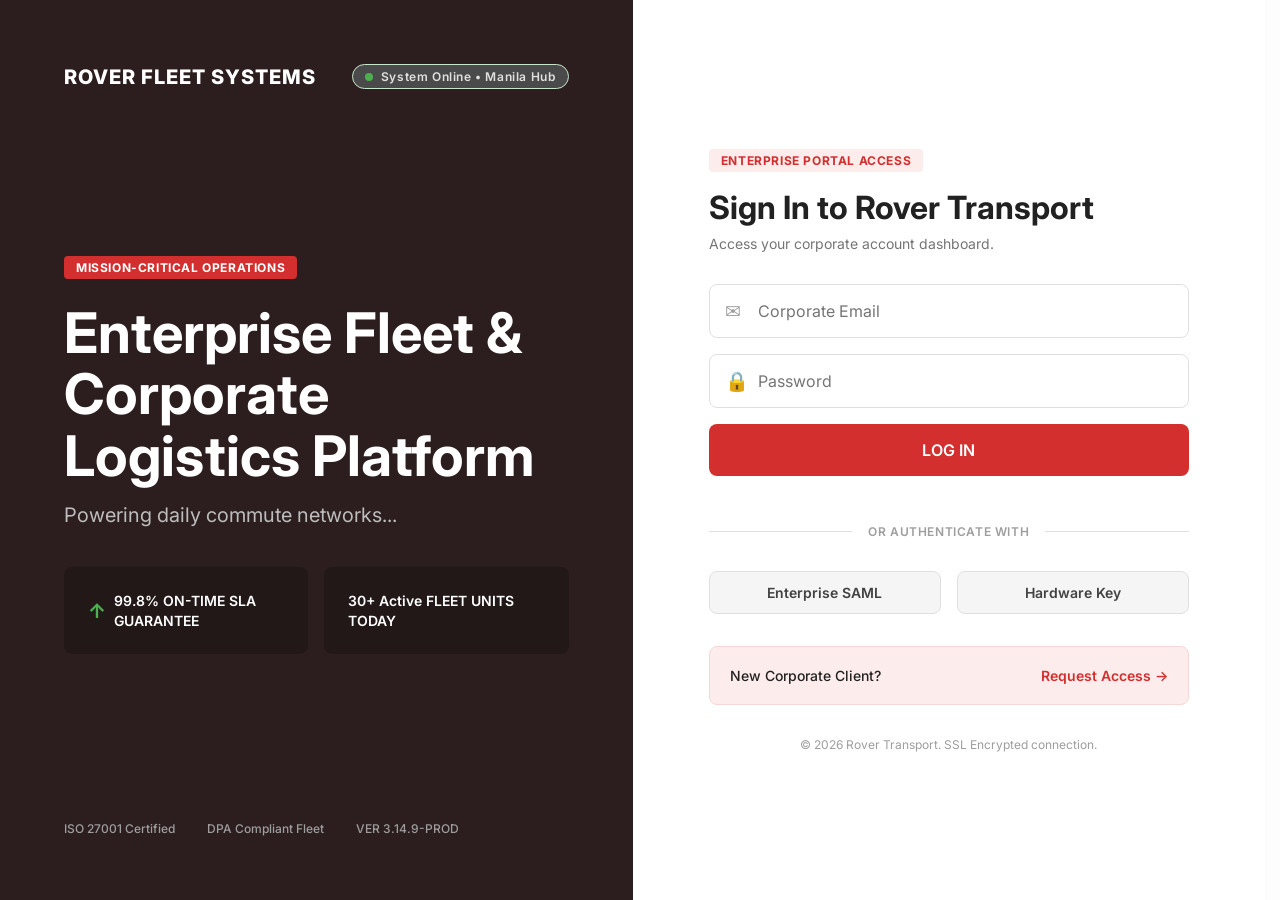
<file: driver.html>
<!DOCTYPE html>
<html lang="en">
<head>
    <meta charset="UTF-8">
    <meta name="viewport" content="width=device-width, initial-scale=1.0, maximum-scale=1.0, user-scalable=no">
    <title>ROVER | Driver Terminal</title>
    <link rel="preconnect" href="https://fonts.googleapis.com">
    <link rel="preconnect" href="https://fonts.gstatic.com" crossorigin>
    <link href="https://fonts.googleapis.com/css2?family=Inter:wght@400;500;600;700;800&display=swap" rel="stylesheet">
    <link rel="stylesheet" href="css/base.css">
    <link rel="stylesheet" href="css/driver.css">
</head>
<body class="driver-body">
    <div id="mobileTerminal" class="driver-terminal">
        <!-- Top Nav -->
        <header class="driver-header">
            <div style="font-size: 1.5rem; color: #424242; cursor: pointer;">&#9776;</div>
            <div style="font-size: 1.25rem; font-weight: 800; color: #D32F2F; letter-spacing: 0.1em;">ROVER</div>
            <div style="display: flex; align-items: center; gap: 1rem;">
                <div style="position: relative; font-size: 1.25rem; color: #757575;">
                    &#128276;<span style="position: absolute; top: -2px; right: -2px; background: #D32F2F; width: 8px; height: 8px; border-radius: 50%; border: 2px solid #FFF9F9;"></span>
                </div>
                <div id="driverAvatarInitials" class="avatar" style="width: 32px; height: 32px; border-radius: 50%; background: #D32F2F; color: white; display: flex; align-items: center; justify-content: center; font-size: 0.875rem; font-weight: 600;">ES</div>
            </div>
        </header>

        <div style="padding: 0 1.25rem;">
            <!-- Profile Card -->
            <div style="background: white; border-radius: 12px; padding: 1.25rem; box-shadow: 0 4px 12px rgba(0,0,0,0.03); margin-bottom: 1.5rem; border: 1px solid #F5F5F5;">
                <div style="display: flex; justify-content: space-between; align-items: center; margin-bottom: 0.5rem;">
                    <div style="display: flex; align-items: center; gap: 0.5rem;">
                        <span style="background: #E8F5E9; color: #2E7D32; border-radius: 50%; width: 18px; height: 18px; display: flex; align-items: center; justify-content: center; font-size: 0.6rem;">&#10004;</span>
                        <strong id="driverName" style="font-size: 1.125rem; color: #212121; font-weight: 700;">Eduardo Santos</strong>
                    </div>
                    <span style="background: #E3F2FD; color: #1976D2; padding: 0.25rem 0.5rem; border-radius: 4px; font-size: 0.75rem; font-weight: 700; letter-spacing: 0.05em;">07:00-19:00</span>
                </div>
                <div style="font-size: 0.875rem; color: #757575; margin-bottom: 1rem; font-weight: 500;">ID: RVR-FLT-0382 &bull; Fleet MPV Pool</div>
                <div style="background: #FCECEB; border-radius: 8px; padding: 0.75rem 1rem; display: flex; justify-content: space-between; align-items: center;">
                    <div>
                        <div style="display: flex; align-items: center; gap: 0.5rem; margin-bottom: 0.25rem;">
                            <span id="driverStatusIndicator" style="width: 8px; height: 8px; background: #1976D2; border-radius: 50%; display: inline-block;"></span>
                            <span id="driverStatusText" style="font-size: 0.875rem; font-weight: 700; color: #212121;">Available for Dispatch</span>
                        </div>
                        <div style="font-size: 0.75rem; color: #757575; font-weight: 500;">GPS Active &bull; Metro Manila Hub</div>
                    </div>
                    <button id="driverStatusToggleBtn" class="driver-btn-toggle">ONLINE</button>
                </div>
            </div>

            <!-- Current Dispatch Section -->
            <div style="margin-bottom: 2rem;">
                <div style="display: flex; justify-content: space-between; align-items: center; margin-bottom: 1rem;">
                    <div style="display: flex; align-items: center; gap: 0.5rem;">
                        <span style="width: 8px; height: 8px; background: #D32F2F; border-radius: 50%; display: inline-block;"></span>
                        <strong style="font-size: 0.875rem; color: #212121; letter-spacing: 0.05em;">CURRENT DISPATCH</strong>
                    </div>
                    <span style="background: #FCECEB; color: #D32F2F; padding: 0.25rem 0.5rem; border-radius: 4px; font-size: 0.75rem; font-weight: 700; letter-spacing: 0.05em;">#DSP-9941</span>
                </div>

                <!-- Telemetry Map Placeholder -->
                <div style="height: 220px; background: linear-gradient(135deg, #2C1E1E, #4A3A3A); border-radius: 12px; position: relative; margin-bottom: 1.25rem; overflow: hidden; box-shadow: 0 8px 16px rgba(0,0,0,0.15);">
                    <!-- Map background pattern simulation -->
                    <div style="position: absolute; width: 100%; height: 100%; opacity: 0.1; background-image: radial-gradient(#ffffff 1px, transparent 1px); background-size: 20px 20px;"></div>
                    
                    <!-- Top Left Pill -->
                    <div style="position: absolute; top: 1rem; left: 1rem; background: white; padding: 0.5rem 0.75rem; border-radius: 999px; display: flex; align-items: center; gap: 0.5rem; box-shadow: 0 4px 12px rgba(0,0,0,0.2);">
                        <span style="color: #1976D2; font-size: 1rem; font-weight: 700;">&#10140;</span>
                        <span style="font-size: 0.75rem; font-weight: 700; color: #212121;">Ayala Ave in 2.4 km</span>
                    </div>
                    
                    <!-- Top Right Pill -->
                    <div style="position: absolute; top: 1rem; right: 1rem; background: #1976D2; padding: 0.5rem 0.75rem; border-radius: 999px; display: flex; align-items: center; gap: 0.5rem; color: white; box-shadow: 0 4px 12px rgba(0,0,0,0.2);">
                        <span style="font-size: 0.875rem;">&#9432;</span>
                        <span style="font-size: 0.75rem; font-weight: 700;">48 km/h</span>
                    </div>
                    
                    <!-- Bottom Left Box -->
                    <div style="position: absolute; bottom: 1rem; left: 1rem; background: rgba(0,0,0,0.6); padding: 0.6rem 0.875rem; border-radius: 6px; color: white; font-size: 0.75rem; backdrop-filter: blur(4px); font-weight: 500; border: 1px solid rgba(255,255,255,0.1);">
                        Smooth EDSA South Corridor
                    </div>
                    
                    <!-- Bottom Right Box -->
                    <div style="position: absolute; bottom: 1rem; right: 1rem; background: white; width: 40px; height: 40px; border-radius: 50%; display: flex; align-items: center; justify-content: center; box-shadow: 0 4px 12px rgba(0,0,0,0.2); color: #1976D2; font-size: 1.25rem; transform: rotate(-45deg);">
                        &#10148;
                    </div>
                </div>

                <!-- Enterprise Account Card -->
                <div style="background: #FCECEB; border-radius: 12px; padding: 1.25rem; display: flex; justify-content: space-between; align-items: center; margin-bottom: 1rem; border: 1px solid #F8D8D6;">
                    <div>
                        <div style="font-size: 0.7rem; color: #D32F2F; font-weight: 800; letter-spacing: 0.05em; margin-bottom: 0.25rem;">ENTERPRISE ACCOUNT</div>
                        <div style="font-size: 1rem; font-weight: 700; color: #212121;">Apex Logistics Global Inc.</div>
                    </div>
                    <div style="text-align: right;">
                        <div style="font-size: 0.7rem; color: #757575; font-weight: 700; margin-bottom: 0.25rem; letter-spacing: 0.05em;">ESTIMATED ETA</div>
                        <div style="font-size: 1.5rem; font-weight: 800; color: #D32F2F; line-height: 1;">45 min</div>
                    </div>
                </div>

                <!-- Unit & Manifest Cards -->
                <div style="display: grid; grid-template-columns: 1fr 1fr; gap: 1rem;">
                    <!-- Left Card -->
                    <div style="background: white; border-radius: 12px; padding: 1.25rem; box-shadow: 0 4px 12px rgba(0,0,0,0.03); border: 1px solid #F5F5F5;">
                        <div style="font-size: 0.7rem; color: #9E9E9E; font-weight: 800; letter-spacing: 0.05em; margin-bottom: 0.75rem;">ASSIGNED UNIT</div>
                        <div style="font-size: 1rem; font-weight: 700; color: #212121; margin-bottom: 0.25rem;">Toyota HiAce Commuter</div>
                        <div style="font-size: 0.75rem; color: #757575; font-weight: 500;">NVA-1234 &bull; Passenger Van (Unit RV-VAN-104)</div>
                    </div>
                    <!-- Right Card -->
                    <div style="background: white; border-radius: 12px; padding: 1.25rem; box-shadow: 0 4px 12px rgba(0,0,0,0.03); border: 1px solid #F5F5F5;">
                        <div style="font-size: 0.7rem; color: #9E9E9E; font-weight: 800; letter-spacing: 0.05em; margin-bottom: 0.75rem;">MANIFEST</div>
                        <div style="font-size: 1rem; font-weight: 700; color: #212121; margin-bottom: 0.25rem;">Executive Shuttle</div>
                        <div style="font-size: 0.75rem; color: #1976D2; font-weight: 700;">8 Pax Registered</div>
                    </div>
                </div>
            </div>
        </div>

        <!-- Bottom Navigation Bar -->
        <nav class="driver-bottom-nav">
            <div class="driver-nav-tab active">
                <span class="tab-icon">&#128171;</span>
                <span>Route</span>
            </div>
            <div class="driver-nav-tab">
                <span class="tab-icon">&#128197;</span>
                <span>Schedule</span>
            </div>
            <div class="driver-nav-tab">
                <span class="tab-icon">&#128221;</span>
                <span>Logs</span>
            </div>
            <div id="driverLogoutBtn" class="driver-nav-tab">
                <span class="tab-icon">&#128100;</span>
                <span>Profile</span>
            </div>
        </nav>
    </div>

    <script src="js/db.js"></script>
    <script src="js/driver.js"></script>
</body>
</html>
</file>
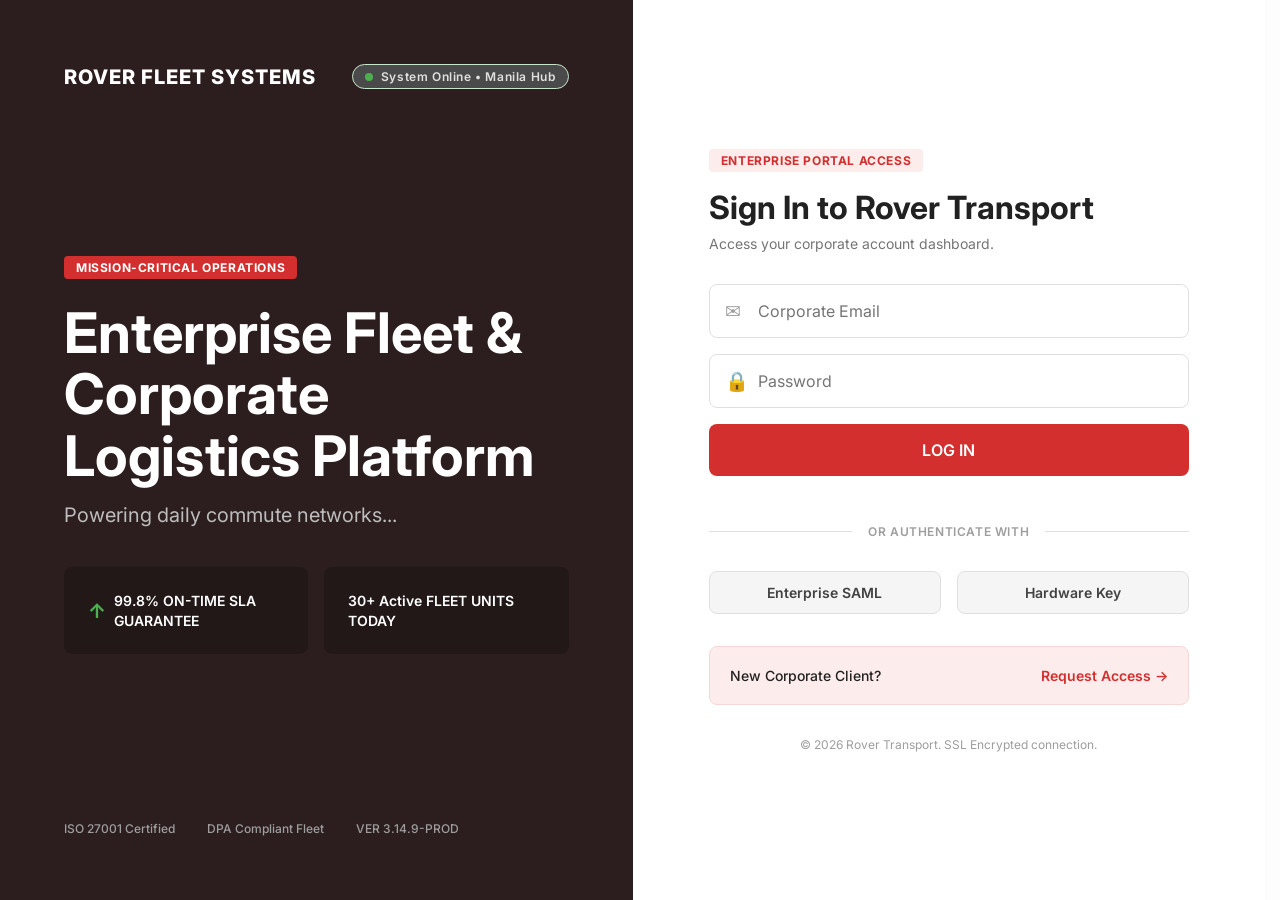
<file: fleet-registry.html>
<!DOCTYPE html>
<html lang="en">
<head>
    <meta charset="UTF-8">
    <meta name="viewport" content="width=device-width, initial-scale=1.0">
    <title>ROVER | Fleet Asset Registry</title>
    <link rel="preconnect" href="https://fonts.googleapis.com">
    <link rel="preconnect" href="https://fonts.gstatic.com" crossorigin>
    <link href="https://fonts.googleapis.com/css2?family=Inter:wght@400;500;600;700;800&display=swap" rel="stylesheet">
    <link rel="stylesheet" href="css/base.css">
    <link rel="stylesheet" href="css/fleet-registry.css">
</head>
<body>
    <div class="admin-layout">
        <!-- Sidebar -->
        <aside class="sidebar">
            <div class="sidebar-header">
                <h2>ROVER</h2>
                <div id="sidebarSubtext" class="subtext">MANAGEMENT &bull; FLEET OPERATIONS</div>
            </div>
            <nav class="sidebar-nav" id="sidebarNav">
                <a href="manager.html" class="nav-item">Fleet Telemetry</a>
                <a href="service-orders.html" class="nav-item">Service Orders</a>
                <a href="service-orders.html" class="nav-item">Dispatch Queue</a>
                <a href="fleet-registry.html" class="nav-item active">Fleet Registry</a>
                <a href="forecasting.html" class="nav-item">Demand Forecasting</a>
                <a href="javascript:void(0)" class="nav-item">SLA Analytics</a>
                <a href="javascript:void(0)" class="nav-item">Maintenance Logs</a>
            </nav>
            <div class="sidebar-footer">
                <div style="display: flex; align-items: center; gap: 0.75rem;">
                    <div class="avatar" id="userAvatarInitials" style="width: 32px; height: 32px; border-radius: 50%; background: #212121; color: white; display: flex; align-items: center; justify-content: center; font-size: 0.875rem; font-weight: 600;">SM</div>
                    <div style="display: flex; flex-direction: column;">
                        <span id="userFullName" style="font-size: 0.875rem; font-weight: 600; color: #FFFFFF; line-height: 1.2;">Sigmund Malacas</span>
                        <span id="userRoleText" style="font-size: 0.7rem; color: #9E9E9E; letter-spacing: 0.05em; text-transform: uppercase; margin-top: 2px;">OPERATIONS MANAGER</span>
                    </div>
                </div>
                <button id="managerLogoutBtn" class="logout-btn" title="Log Out">
                    <svg width="20" height="20" viewBox="0 0 24 24" fill="none" stroke="currentColor" stroke-width="2" stroke-linecap="round" stroke-linejoin="round">
                        <path d="M9 21H5a2 2 0 0 1-2-2V5a2 2 0 0 1 2-2h4"></path>
                        <polyline points="16 17 21 12 16 7"></polyline>
                        <line x1="21" y1="12" x2="9" y2="12"></line>
                    </svg>
                </button>
            </div>
        </aside>

        <!-- Main Content -->
        <main class="main-content fleet-registry-view">
            <!-- Top Navigation -->
            <header class="top-nav">
                <div style="display: flex; align-items: center; gap: 1rem;">
                    <div class="breadcrumbs" style="color: #757575; font-size: 0.75rem; font-weight: 600; letter-spacing: 0.05em; margin: 0;">ROVER ENTERPRISE / FLEET SYSTEMS / FLEET REGISTRY</div>
                    <div class="badge green-badge" style="background: #E8F5E9; border-radius: 16px; padding: 6px 14px; font-size: 12px; font-weight: 600; color: #2E7D32; display: flex; align-items: center; gap: 6px; border: 1px solid #C8E6C9;">
                        <span class="status-dot" style="background: #2E7D32; width: 6px; height: 6px; border-radius: 50%; display: inline-block;"></span> SYSTEM OPERATIONAL &bull; ALL SENSORS LIVE
                    </div>
                </div>
                <div class="user-meta" style="display: flex; align-items: center; gap: 1rem;">
                    <span class="timestamp" style="font-size: 12px; color: #64748B; font-weight: 500;">2026-10-01 16:00 PHT</span>
                    <select style="padding: 0.25rem 0.5rem; border: 1px solid #EAEAEA; border-radius: 4px; font-weight: 600; outline: none; background: white; cursor: pointer; font-size: 12px;">
                        <option>Manila Hub</option>
                    </select>
                </div>
            </header>

            <div class="workspace-container" style="padding: 32px;">
                <!-- Header Section -->
                <div class="dashboard-header">
                    <div>
                        <div style="display: flex; align-items: center; gap: 10px;">
                            <h1>Fleet Registry &amp; Asset Inventory</h1>
                            <span style="background: #E3F2FD; color: #1976D2; font-size: 11px; padding: 3px 8px; border-radius: 4px; font-weight: 700;">31 UNITS ACTIVE</span>
                        </div>
                        <p class="subtext">Comprehensive vehicle asset registry, real-time allocation status, and driver assignments across Metro Manila Hub.</p>
                    </div>
                    <div class="header-actions" style="display: flex; align-items: center; gap: 12px;">
                        <button id="exportFleetCsvBtn" class="btn-ghost" style="padding: 10px 16px; background: #FFFFFF; color: #424242; border: 1px solid #E0E0E0; border-radius: 6px; cursor: pointer; font-weight: 600; font-size: 0.875rem; display: flex; align-items: center; gap: 6px;">
                            <svg width="15" height="15" viewBox="0 0 24 24" fill="none" stroke="currentColor" stroke-width="2" stroke-linecap="round" stroke-linejoin="round"><path d="M21 15v4a2 2 0 0 1-2 2H5a2 2 0 0 1-2-2v-4"></path><polyline points="7 10 12 15 17 10"></polyline><line x1="12" y1="15" x2="12" y2="3"></line></svg>
                            Export Fleet Manifest
                        </button>
                        <button id="openAddVehicleModalBtn" class="btn-primary" style="background: #D32F2F; color: #FFFFFF; padding: 10px 18px; border-radius: 6px; font-weight: 700; border: none; cursor: pointer;">+ Register New Asset</button>
                    </div>
                </div>

                <!-- 4-Column Metric Grid -->
                <div class="metrics-grid">
                    <div class="dashboard-metric-card">
                        <div class="metric-label">TOTAL FLEET CAPACITY</div>
                        <div class="metric-num" id="metricFleetTotal">31</div>
                        <div class="metric-meta">
                            <span style="color: #2E7D32; font-weight: 600;">100% Operational</span> &bull; <span>Hub Staged</span>
                        </div>
                    </div>
                    <div class="dashboard-metric-card">
                        <div class="metric-label">AVAILABLE UNITS</div>
                        <div class="metric-num" id="metricFleetAvailable">28</div>
                        <div class="metric-meta">
                            <span style="color: #1976D2; font-weight: 600;">Immediate Clearance</span> &bull; <span>Standby</span>
                        </div>
                    </div>
                    <div class="dashboard-metric-card">
                        <div class="metric-label">ACTIVE ON MISSION</div>
                        <div class="metric-num" id="metricFleetActive">3</div>
                        <div class="metric-meta">
                            <span style="color: #E65100; font-weight: 600;">Corridor Transit</span> &bull; <span>GPS Live</span>
                        </div>
                    </div>
                    <div class="dashboard-metric-card">
                        <div class="metric-label">MAINTENANCE / OFFLINE</div>
                        <div class="metric-num" id="metricFleetMaintenance">0</div>
                        <div class="metric-meta">
                            <span style="color: #757575; font-weight: 600;">Enterprise SLA</span> &bull; <span>Zero Defect</span>
                        </div>
                    </div>
                </div>

                <!-- Table Container -->
                <div class="data-table-container">
                    <div class="table-toolbar">
                        <div style="display: flex; align-items: center; gap: 16px;">
                            <h2 style="font-size: 1rem; color: #212121; margin: 0; font-weight: 700;">Vehicle Asset Inventory</h2>
                            <input type="text" id="fleetSearchInput" class="table-search-input" placeholder="Search Unit ID, Model, or Type...">
                        </div>
                        <div class="filter-group">
                            <span style="font-size: 12px; color: #888888; font-weight: 600;">FILTER:</span>
                            <button id="filterFleetAll" class="filter-btn active">All Units (31)</button>
                            <button id="filterFleetAvailable" class="filter-btn">Available (28)</button>
                            <button id="filterFleetInUse" class="filter-btn">In-Use / Locked (3)</button>
                            <button id="filterFleetVans" class="filter-btn">Passenger Vans (22)</button>
                            <button id="filterFleetUtility" class="filter-btn">Utility &amp; Cargo (5)</button>
                            <button id="filterFleetExec" class="filter-btn">Executive (4)</button>
                        </div>
                    </div>
                    <table class="data-table">
                        <thead>
                            <tr>
                                <th>UNIT ID</th>
                                <th>VEHICLE MODEL</th>
                                <th>CLASSIFICATION</th>
                                <th>CAPACITY</th>
                                <th>STATUS</th>
                                <th>ALLOCATION BUFFER / TRIP</th>
                                <th>ACTIONS</th>
                            </tr>
                        </thead>
                        <tbody id="fleetTableBody">
                            <!-- Populated dynamically via js/fleet-registry.js -->
                        </tbody>
                    </table>
                </div>
            </div>
        </main>
    </div>

    <!-- MODAL 1: REGISTER NEW ASSET (#addVehicleModal) -->
    <div id="addVehicleModal" class="modal-backdrop" style="display: none; position: fixed; inset: 0; background: rgba(0,0,0,0.65); z-index: 2000; justify-content: center; align-items: center; padding: 20px;">
        <div class="modal-window" style="background: #FFFFFF; width: 620px; max-width: 95vw; max-height: 90vh; border-radius: 10px; display: flex; flex-direction: column; overflow: hidden; box-shadow: 0 20px 50px rgba(0,0,0,0.3); border: 1px solid #ECEFF1;">
            <!-- Header -->
            <div style="padding: 20px 24px; border-bottom: 1px solid #ECEFF1; display: flex; justify-content: space-between; align-items: flex-start; background: #FFFFFF;">
                <div>
                    <div style="display: flex; align-items: center; gap: 10px;">
                        <h2 style="margin: 0; font-size: 18px; font-weight: 800; color: #111827;">Register New Fleet Asset</h2>
                        <span style="background: #E3F2FD; color: #1976D2; font-size: 11px; font-weight: 700; padding: 3px 8px; border-radius: 4px; letter-spacing: 0.5px;">FLEET INTAKE</span>
                    </div>
                    <p style="margin: 4px 0 0; font-size: 12px; color: #6B7280;">Enroll a Philippine commercial van into the active operational roster.</p>
                </div>
                <button type="button" id="closeAddVehicleModalTopBtn" style="background: none; border: none; font-size: 24px; color: #9E9E9E; cursor: pointer; padding: 4px 8px; line-height: 1;" title="Close Modal">&times;</button>
            </div>

            <!-- Form Body -->
            <form id="addVehicleForm" style="padding: 20px 24px; overflow-y: auto; display: flex; flex-direction: column; gap: 16px; background: #FAFAFA; margin: 0;">
                <div>
                    <label for="newVehicleModel" style="display: block; font-size: 11px; font-weight: 700; color: #374151; margin-bottom: 6px; text-transform: uppercase;">Commercial Vehicle Model *</label>
                    <select id="newVehicleModel" required style="width: 100%; padding: 10px 12px; border: 1px solid #D1D5DB; border-radius: 6px; font-size: 13px; background: #FFFFFF; color: #111827;">
                        <option value="Toyota HiAce Commuter" data-capacity="14" data-prefix="RV-HIA" data-type="Passenger Van">Toyota HiAce Commuter (14 Pax - Standard Shuttle)</option>
                        <option value="Toyota HiAce GL Grandia" data-capacity="10" data-prefix="RV-GRA" data-type="Executive Van">Toyota HiAce GL Grandia (10 Pax - Executive VIP)</option>
                        <option value="Nissan NV350 Urvan" data-capacity="15" data-prefix="RV-URV" data-type="Passenger Van">Nissan NV350 Urvan (15 Pax - Commuter Van)</option>
                        <option value="Hyundai Grand Starex / Staria" data-capacity="10" data-prefix="RV-STR" data-type="Executive Shuttle">Hyundai Grand Starex / Staria (10 Pax - Executive VIP)</option>
                        <option value="Mitsubishi L300 FB Body" data-capacity="16" data-prefix="RV-L30" data-type="Utility Shuttle / Cargo Van">Mitsubishi L300 FB Body (16 Pax - Utility Shuttle)</option>
                        <option value="Isuzu Traviz Dual Cab" data-capacity="16" data-prefix="RV-TRV" data-type="Commercial Shuttle">Isuzu Traviz Dual Cab (16 Pax - Commercial Shuttle)</option>
                    </select>
                </div>

                <div style="display: grid; grid-template-columns: 1fr 1fr; gap: 14px;">
                    <div>
                        <label for="newVehicleCapacity" style="display: block; font-size: 11px; font-weight: 700; color: #374151; margin-bottom: 6px; text-transform: uppercase;">Seating Capacity (PAX) *</label>
                        <input type="number" id="newVehicleCapacity" value="14" min="8" max="20" required style="width: 100%; box-sizing: border-box; padding: 10px 12px; border: 1px solid #D1D5DB; border-radius: 6px; font-size: 13px; background: #FFFFFF; color: #111827;">
                    </div>
                    <div>
                        <label for="newVehiclePlate" style="display: block; font-size: 11px; font-weight: 700; color: #374151; margin-bottom: 6px; text-transform: uppercase;">LTO Plate Number *</label>
                        <input type="text" id="newVehiclePlate" placeholder="NVA-1234" required pattern="^[A-Za-z]{3}-[0-9]{3,4}$" style="width: 100%; box-sizing: border-box; padding: 10px 12px; border: 1px solid #D1D5DB; border-radius: 6px; font-size: 13px; text-transform: uppercase; background: #FFFFFF; color: #111827;">
                        <span style="font-size: 10px; color: #6B7280; margin-top: 3px; display: block;">Format: ABC-1234 or ABC-123</span>
                    </div>
                </div>

                <div style="display: grid; grid-template-columns: 1fr 1fr; gap: 14px;">
                    <div>
                        <label for="newVehicleHub" style="display: block; font-size: 11px; font-weight: 700; color: #374151; margin-bottom: 6px; text-transform: uppercase;">Assigned Operational Hub *</label>
                        <select id="newVehicleHub" required style="width: 100%; padding: 10px 12px; border: 1px solid #D1D5DB; border-radius: 6px; font-size: 13px; background: #FFFFFF; color: #111827;">
                            <option value="Metro Manila Central Hub">Metro Manila Central Hub</option>
                            <option value="Clark Logistics Hub Terminal 2">Clark Logistics Hub Terminal 2</option>
                        </select>
                    </div>
                    <div>
                        <label for="newVehicleStatus" style="display: block; font-size: 11px; font-weight: 700; color: #374151; margin-bottom: 6px; text-transform: uppercase;">Initial Status *</label>
                        <select id="newVehicleStatus" required style="width: 100%; padding: 10px 12px; border: 1px solid #D1D5DB; border-radius: 6px; font-size: 13px; background: #FFFFFF; color: #111827;">
                            <option value="Available">Available / Idle</option>
                            <option value="Maintenance">Under Maintenance</option>
                        </select>
                    </div>
                </div>

                <div>
                    <label for="newVehicleRFID" style="display: block; font-size: 11px; font-weight: 700; color: #374151; margin-bottom: 6px; text-transform: uppercase;">Tollway RFID Systems</label>
                    <input type="text" id="newVehicleRFID" value="Autosweep &amp; Easytrip Installed" style="width: 100%; box-sizing: border-box; padding: 10px 12px; border: 1px solid #D1D5DB; border-radius: 6px; font-size: 13px; background: #FFFFFF; color: #111827;">
                </div>
            </form>

            <!-- Footer -->
            <div style="padding: 16px 24px; background: #FFFFFF; border-top: 1px solid #ECEFF1; display: flex; justify-content: space-between; align-items: center;">
                <span style="font-size: 11px; color: #6B7280;">Registered asset is immediately indexed in local roverDB.</span>
                <div style="display: flex; gap: 10px;">
                    <button type="button" id="closeAddVehicleModalBtn" style="padding: 9px 18px; border: 1px solid #D1D5DB; background: #FFFFFF; color: #374151; border-radius: 6px; font-size: 12px; font-weight: 600; cursor: pointer;">Cancel</button>
                    <button type="button" id="saveNewVehicleBtn" style="padding: 9px 20px; border: none; background: #D32F2F; color: #FFFFFF; border-radius: 6px; font-size: 12px; font-weight: 700; cursor: pointer; box-shadow: 0 2px 4px rgba(211, 47, 47, 0.25);">
                        Save Asset to Registry &rarr;
                    </button>
                </div>
            </div>
        </div>
    </div>

    <!-- MODAL 2: IN-PAGE VEHICLE SCHEDULE MODAL (#vehicleScheduleModal) -->
    <div id="vehicleScheduleModal" class="modal-backdrop" style="display: none; position: fixed; inset: 0; background: rgba(0,0,0,0.65); z-index: 2000; justify-content: center; align-items: center; padding: 20px;">
        <div class="modal-window" style="background: #FFFFFF; width: 750px; max-width: 95vw; max-height: 90vh; border-radius: 10px; display: flex; flex-direction: column; overflow: hidden; box-shadow: 0 20px 50px rgba(0,0,0,0.3); border: 1px solid #ECEFF1;">
            <!-- Header -->
            <div style="padding: 20px 24px; border-bottom: 1px solid #ECEFF1; display: flex; justify-content: space-between; align-items: flex-start; background: #FFFFFF;">
                <div>
                    <div style="display: flex; align-items: center; gap: 10px;">
                        <h2 style="margin: 0; font-size: 18px; font-weight: 800; color: #111827;">Active Schedule &amp; Corridor Roster: <span id="scheduleModalUnitTitle" style="color: #D32F2F;">RV-VAN-104</span></h2>
                        <span style="background: #E8F5E9; color: #2E7D32; font-size: 11px; font-weight: 700; padding: 3px 8px; border-radius: 4px; border: 1px solid #C8E6C9; letter-spacing: 0.5px;">SCHEDULE AUDIT</span>
                    </div>
                    <p style="margin: 4px 0 0; font-size: 12px; color: #6B7280;">Live dispatch timeline and assigned trip corridors for this vehicle.</p>
                </div>
                <button type="button" id="closeVehicleScheduleModalBtn" style="background: none; border: none; font-size: 24px; color: #9E9E9E; cursor: pointer; padding: 4px 8px; line-height: 1;" title="Close Modal">&times;</button>
            </div>

            <!-- Body -->
            <div id="vehicleScheduleModalBody" style="padding: 20px 24px; overflow-y: auto; background: #FAFAFA; display: flex; flex-direction: column; gap: 16px; flex: 1;">
                <!-- Unit Summary Strip -->
                <div id="scheduleModalUnitSummary" style="background: #FFFFFF; border: 1px solid #E2E8F0; border-radius: 8px; padding: 14px 18px; display: flex; justify-content: space-between; align-items: center;">
                    <div>
                        <div style="font-size: 14px; font-weight: 700; color: #111827;" id="scheduleModalModel">Toyota HiAce Commuter</div>
                        <div style="font-size: 12px; color: #64748B; margin-top: 2px;">
                            Plate: <strong id="scheduleModalPlate" style="color: #111827;">NVA-1234</strong> &bull; Capacity: <span id="scheduleModalCap">14 Pax</span> &bull; Hub: <span id="scheduleModalHub">Manila Hub</span>
                        </div>
                    </div>
                    <div id="scheduleModalStatusContainer">
                        <span id="scheduleModalStatusPill" class="pill-status pill-available">● Available</span>
                    </div>
                </div>

                <!-- Schedule Feed Header -->
                <div style="font-size: 11px; font-weight: 700; color: #64748B; text-transform: uppercase; letter-spacing: 0.5px;">ASSIGNED CORRIDOR MISSIONS</div>

                <!-- Trip Feed -->
                <div id="scheduleModalTripFeed" style="display: flex; flex-direction: column; gap: 10px;">
                    <!-- Dynamically populated -->
                </div>
            </div>

            <!-- Footer -->
            <div style="padding: 14px 24px; background: #FFFFFF; border-top: 1px solid #ECEFF1; display: flex; justify-content: space-between; align-items: center;">
                <span style="font-size: 11px; color: #6B7280;">Live schedule synchronization with ROVER Enterprise database.</span>
                <button type="button" id="closeVehicleScheduleModalFooterBtn" style="padding: 8px 18px; border: 1px solid #CBD5E1; background: #FFFFFF; color: #374151; border-radius: 6px; font-size: 12px; font-weight: 600; cursor: pointer;">Close Schedule</button>
            </div>
        </div>
    </div>

    <script src="js/db.js"></script>
    <script src="js/fleet-registry.js"></script>
</body>
</html>
</file>
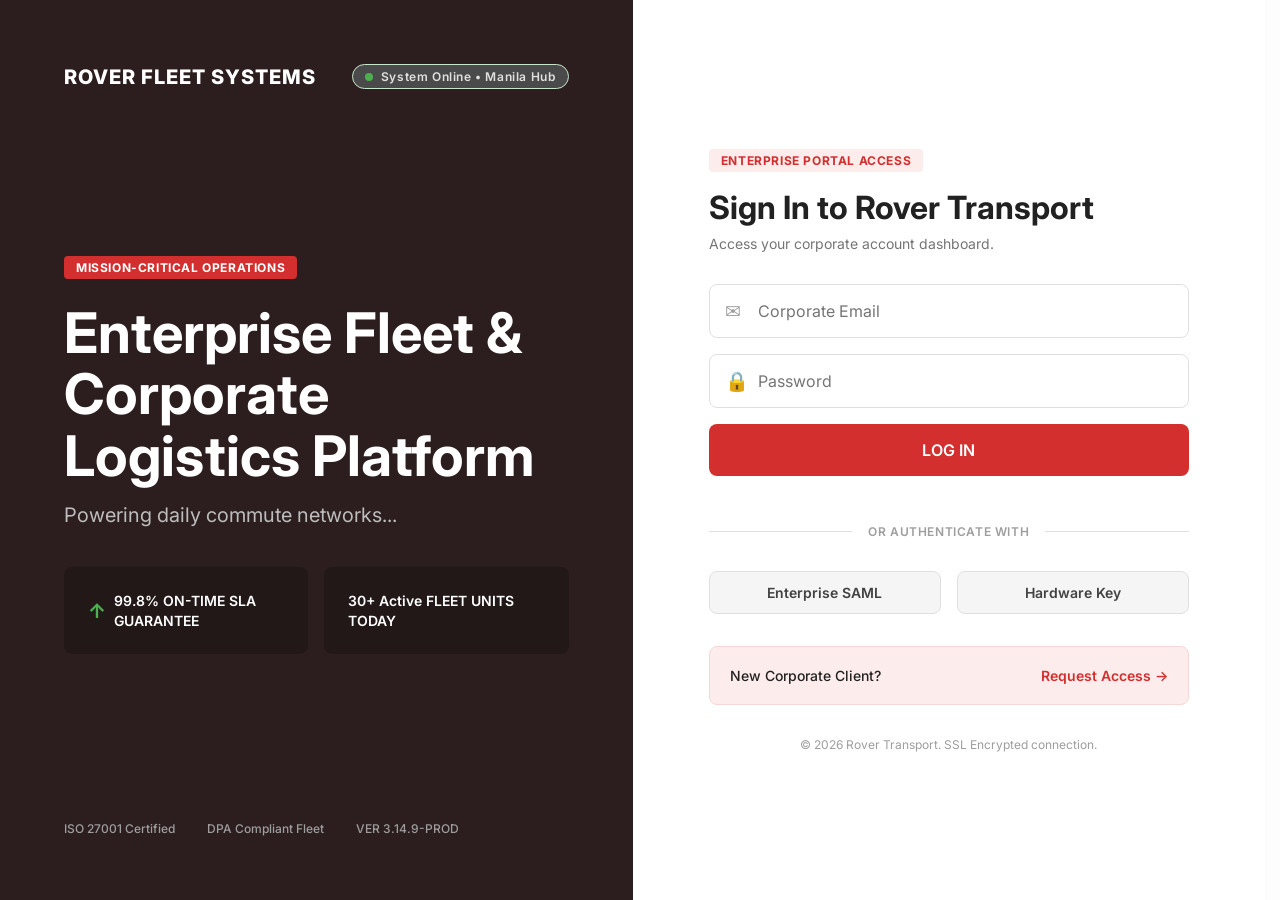
<file: forecasting.html>
<!DOCTYPE html>
<html lang="en">
<head>
    <meta charset="UTF-8">
    <meta name="viewport" content="width=device-width, initial-scale=1.0">
    <title>ROVER | Booking Demand Forecasting Engine (PB-018)</title>
    <link rel="preconnect" href="https://fonts.googleapis.com">
    <link rel="preconnect" href="https://fonts.gstatic.com" crossorigin>
    <link href="https://fonts.googleapis.com/css2?family=Inter:wght@400;500;600;700;800&display=swap" rel="stylesheet">
    <link rel="stylesheet" href="css/base.css">
    <link rel="stylesheet" href="css/forecasting.css">
</head>
<body>
    <div class="admin-layout">
        <!-- Sidebar -->
        <aside class="sidebar">
            <div class="sidebar-header">
                <h2>ROVER</h2>
                <div id="sidebarSubtext" class="subtext">ADMIN PORTAL &bull; FLEET SYSTEMS</div>
            </div>
            <nav class="sidebar-nav" id="sidebarNav">
                <a href="admin.html" class="nav-item">Dashboard</a>
                <a href="admin.html" class="nav-item">KYC Verification</a>
                <a href="admin-service-orders.html" class="nav-item">Dispatch Confirmation</a>
                <a href="fleet-registry.html" class="nav-item">Fleet Registry</a>
                <a href="users.html" class="nav-item">User Management</a>
                <a href="users.html" class="nav-item">Driver Directory</a>
                <a href="forecasting.html" class="nav-item active">Demand Forecasting</a>
                <a href="javascript:void(0)" class="nav-item">Expense Reports</a>
            </nav>
            <div class="sidebar-footer">
                <div style="display: flex; align-items: center; gap: 0.75rem;">
                    <div class="avatar" id="userAvatarInitials" style="width: 32px; height: 32px; border-radius: 50%; background: #D32F2F; color: white; display: flex; align-items: center; justify-content: center; font-size: 0.875rem; font-weight: 600;">OP</div>
                    <div style="display: flex; flex-direction: column;">
                        <span id="userFullName" style="font-size: 0.875rem; font-weight: 600; color: #FFFFFF; line-height: 1.2;">Admin &bull; Ops Manila</span>
                        <span id="userRoleText" style="font-size: 0.7rem; color: #9E9E9E; letter-spacing: 0.05em; text-transform: uppercase; margin-top: 2px;">SYSTEM ADMINISTRATOR</span>
                    </div>
                </div>
                <button id="adminLogoutBtn" class="logout-btn" title="Log Out">
                    <svg width="20" height="20" viewBox="0 0 24 24" fill="none" stroke="currentColor" stroke-width="2" stroke-linecap="round" stroke-linejoin="round">
                        <path d="M9 21H5a2 2 0 0 1-2-2V5a2 2 0 0 1 2-2h4"></path>
                        <polyline points="16 17 21 12 16 7"></polyline>
                        <line x1="21" y1="12" x2="9" y2="12"></line>
                    </svg>
                </button>
            </div>
        </aside>

        <!-- Main Content -->
        <main class="main-content forecasting-view">
            <!-- Top Navigation Bar -->
            <header class="top-nav">
                <div class="search-bar">
                    <input type="text" placeholder="Search forecast runs, historical records, corridor models..." style="width: 380px; padding: 8px 14px; border: 1px solid #E0E0E0; border-radius: 6px; font-size: 13px; outline: none; background: #FFFFFF; font-family: inherit;">
                </div>
                <div class="top-nav-right" style="display: flex; align-items: center; gap: 1.25rem;">
                    <div class="badge pill-badge" style="background: #E8F5E9; border-radius: 16px; padding: 6px 14px; font-size: 12px; font-weight: 600; color: #2E7D32; display: flex; align-items: center; gap: 6px; border: 1px solid #C8E6C9;">
                        <span class="status-dot" style="background: #2E7D32; width: 6px; height: 6px; border-radius: 50%; display: inline-block;"></span> SYSTEM ONLINE &bull; MANILA HUB
                    </div>
                    <span class="timestamp" style="font-size: 12px; color: #64748B; font-weight: 500;">2026-10-28 09:42 PHT</span>
                    <div style="position: relative; cursor: pointer; color: #64748B; font-size: 1.2rem; display: flex; align-items: center;">
                        <svg width="18" height="18" viewBox="0 0 24 24" fill="none" stroke="currentColor" stroke-width="2" stroke-linecap="round" stroke-linejoin="round"><path d="M18 8A6 6 0 0 0 6 8c0 7-3 9-3 9h18s-3-2-3-9"></path><path d="M13.73 21a2 2 0 0 1-3.46 0"></path></svg>
                        <span style="position: absolute; top: -2px; right: -2px; background: #D32F2F; width: 8px; height: 8px; border-radius: 50%; border: 2px solid #FFFFFF;"></span>
                    </div>
                    <div id="topNavAvatar" class="avatar" style="width: 32px; height: 32px; border-radius: 50%; background: #D32F2F; color: white; display: flex; align-items: center; justify-content: center; font-size: 12px; font-weight: 700;">AM</div>
                </div>
            </header>

            <!-- Main Workspace Container -->
            <div class="workspace-container">
                <!-- Breadcrumbs & Governance Tag -->
                <div style="display: flex; justify-content: space-between; align-items: center; margin-bottom: 8px;">
                    <div class="breadcrumbs">
                        ANALYTICS &amp; INTELLIGENCE / DEMAND MODELING / FORM PB-018
                    </div>
                    <div style="background: #F1F5F9; color: #475569; border: 1px solid #E2E8F0; padding: 4px 10px; border-radius: 4px; font-size: 11px; font-weight: 700; letter-spacing: 0.05em;">
                        ENTERPRISE SECURITY ACCESS &bull; REGISTRY: SEC-PH-2026-Q2
                    </div>
                </div>

                <!-- Governance Compliance Pill -->
                <div style="display: inline-block; background: #E8F5E9; color: #2E7D32; border: 1px solid #A5D6A7; padding: 4px 10px; border-radius: 4px; font-size: 11px; font-weight: 700; letter-spacing: 0.05em; margin-bottom: 16px;">
                    SEC &amp; BIR COMPLIANT &bull; PREDICTIVE FLEET RESOURCE OPTIMIZATION
                </div>

                <!-- Header Row -->
                <div style="display: flex; justify-content: space-between; align-items: center; margin-bottom: 24px; flex-wrap: wrap; gap: 16px;">
                    <div>
                        <h1 style="font-size: 2rem; font-weight: 700; color: #212121; margin: 0;">Booking Demand Forecasting Engine</h1>
                        <p style="font-size: 13px; color: #64748B; margin: 4px 0 0 0;">Statistical regression and predictive allocation modeling for enterprise shuttle corridors.</p>
                    </div>
                    <div style="display: flex; align-items: center; gap: 10px; flex-wrap: wrap;">
                        <!-- Segmented Forecast Period Buttons -->
                        <div class="btn-segment-group">
                            <button class="btn-segment active" id="btn6M">6-Month Forecast</button>
                            <button class="btn-segment" id="btn12M">12-Month Forecast</button>
                        </div>

                        <!-- Fleet Category Selector -->
                        <select id="fleetCategorySelect" style="padding: 7px 12px; border: 1px solid #E2E8F0; border-radius: 6px; font-size: 12px; font-weight: 600; color: #334155; background: #FFFFFF; outline: none; cursor: pointer;">
                            <option value="all">All Fleets (31 Units)</option>
                            <option value="hiace">Toyota HiAce Fleet (14 Units)</option>
                            <option value="urvan">Nissan NV350 Urvan (8 Units)</option>
                            <option value="starex">Hyundai Grand Starex (4 Units)</option>
                            <option value="utility">Mitsubishi L300 / Traviz (5 Units)</option>
                        </select>

                        <!-- Ghost Button: Export Forecast CSV -->
                        <button id="exportForecastCsvBtn" style="display: flex; align-items: center; gap: 6px; padding: 7px 14px; border: 1px solid #CBD5E1; background: #FFFFFF; border-radius: 6px; font-size: 12px; font-weight: 600; color: #334155; cursor: pointer; transition: all 0.2s;">
                            <svg width="14" height="14" viewBox="0 0 24 24" fill="none" stroke="currentColor" stroke-width="2" stroke-linecap="round" stroke-linejoin="round"><path d="M21 15v4a2 2 0 0 1-2 2H5a2 2 0 0 1-2-2v-4"></path><polyline points="7 10 12 15 17 10"></polyline><line x1="12" y1="15" x2="12" y2="3"></line></svg>
                            Export Forecast CSV
                        </button>

                        <!-- Solid Red Button: Run Predictive Model -->
                        <button id="runPredictiveModelBtn" style="padding: 8px 18px; background: #D32F2F; color: #FFFFFF; border: none; border-radius: 6px; font-size: 12px; font-weight: 700; cursor: pointer; box-shadow: 0 2px 6px rgba(211,47,47,0.25); transition: background-color 0.2s;">
                            + Run Predictive Model
                        </button>

                        <!-- Simulator Pill Button -->
                        <button id="toggleDataScenarioBtn" style="padding: 7px 14px; background: #FFF3E0; color: #E65100; border: 1px solid #FFE082; border-radius: 16px; font-size: 12px; font-weight: 700; cursor: pointer; transition: all 0.2s;">
                            &#9888; Simulate PB-018 Exception
                        </button>
                    </div>
                </div>

                <!-- Defensive Alert Banner (Hidden by default) -->
                <div id="insufficientDataAlert" style="background: #FFF8E1; border: 1px solid #FFE082; border-radius: 8px; padding: 16px 20px; margin-bottom: 24px; display: none; justify-content: space-between; align-items: center; gap: 16px;">
                    <div style="display: flex; align-items: flex-start; gap: 12px;">
                        <span style="color: #F57F17; font-size: 20px; line-height: 1.2;">&#9888;</span>
                        <div>
                            <div style="font-size: 14px; font-weight: 700; color: #B45309; margin-bottom: 4px;">
                                Predictive Model Execution Halted: Insufficient Historical Baseline (Scenario Variant)
                            </div>
                            <div style="font-size: 12px; color: #78350F; line-height: 1.5;">
                                Form PB-018 requires a full year (minimum 365 consecutive days) of confirmed booking records in D2 Reservation Database to generate statistical forecasts. Currently available: 84 confirmed records. Forecast generation disabled until threshold criteria are met.
                            </div>
                        </div>
                    </div>
                    <div style="display: flex; align-items: center; gap: 12px; flex-shrink: 0;">
                        <span style="background: #FEF3C7; color: #B45309; border: 1px solid #FCD34D; font-size: 11px; font-weight: 700; padding: 4px 8px; border-radius: 4px;">THRESHOLD WARNING</span>
                        <a href="javascript:void(0)" style="color: #B45309; font-size: 12px; font-weight: 600; text-decoration: underline;">Review Data Quality Log &rarr;</a>
                        <button id="dismissAlertBtn" style="background: none; border: none; font-size: 18px; color: #B45309; cursor: pointer; padding: 2px 6px;">&times;</button>
                    </div>
                </div>

                <!-- Metrics Row (3 columns) -->
                <div style="display: grid; grid-template-columns: repeat(3, 1fr); gap: 20px; margin-bottom: 24px;">
                    <!-- Metric Card 1: Projected Peak Load -->
                    <div style="background: #FFFFFF; border: 1px solid #ECEFF1; border-radius: 8px; padding: 20px; box-shadow: 0 2px 4px rgba(0,0,0,0.02); display: flex; justify-content: space-between; align-items: flex-start;">
                        <div>
                            <div style="font-size: 11px; font-weight: 700; color: #78909C; letter-spacing: 0.5px; text-transform: uppercase;">PROJECTED PEAK LOAD</div>
                            <div class="metric-val" id="metricPeakVal">184 Bookings</div>
                            <div id="metricPeakSubtext" style="font-size: 12px; color: #4B5563; font-weight: 500;">+16.4% vs. Historical Average</div>
                            <span style="display: inline-block; background: #FFEBEE; color: #C62828; font-size: 10px; font-weight: 700; padding: 3px 8px; border-radius: 4px; margin-top: 10px; letter-spacing: 0.5px;">CRITICAL SURGE POINT: DEC 2026 PEAK</span>
                        </div>
                        <div style="width: 36px; height: 36px; border-radius: 50%; background: #FFEBEE; display: flex; align-items: center; justify-content: center; color: #C62828;">
                            <svg width="18" height="18" viewBox="0 0 24 24" fill="none" stroke="currentColor" stroke-width="2" stroke-linecap="round" stroke-linejoin="round"><polyline points="23 6 13.5 15.5 8.5 10.5 1 18"></polyline><polyline points="17 6 23 6 23 12"></polyline></svg>
                        </div>
                    </div>

                    <!-- Metric Card 2: Historical Data Baseline -->
                    <div style="background: #FFFFFF; border: 1px solid #ECEFF1; border-radius: 8px; padding: 20px; box-shadow: 0 2px 4px rgba(0,0,0,0.02); display: flex; justify-content: space-between; align-items: flex-start;">
                        <div>
                            <div style="font-size: 11px; font-weight: 700; color: #78909C; letter-spacing: 0.5px; text-transform: uppercase;">HISTORICAL DATA BASELINE</div>
                            <div class="metric-val" id="metricBaselineVal">365 Days</div>
                            <div id="metricBaselineSubtext" style="font-size: 12px; color: #4B5563; font-weight: 500;">1,420 Confirmed Records Analyzed</div>
                            <span style="display: inline-block; background: #E8F5E9; color: #2E7D32; font-size: 10px; font-weight: 700; padding: 3px 8px; border-radius: 4px; margin-top: 10px; letter-spacing: 0.5px;">MODEL VERIFICATION: 100% VALIDATED</span>
                        </div>
                        <div style="width: 36px; height: 36px; border-radius: 50%; background: #E2E8F0; display: flex; align-items: center; justify-content: center; color: #475569;">
                            <svg width="18" height="18" viewBox="0 0 24 24" fill="none" stroke="currentColor" stroke-width="2" stroke-linecap="round" stroke-linejoin="round"><ellipse cx="12" cy="5" rx="9" ry="3"></ellipse><path d="M21 12c0 1.66-4 3-9 3s-9-1.34-9-3"></path><path d="M3 5v14c0 1.66 4 3 9 3s9-1.34 9-3V5"></path></svg>
                        </div>
                    </div>

                    <!-- Metric Card 3: Required Fleet Capacity -->
                    <div style="background: #FFFFFF; border: 1px solid #ECEFF1; border-radius: 8px; padding: 20px; box-shadow: 0 2px 4px rgba(0,0,0,0.02); display: flex; justify-content: space-between; align-items: flex-start;">
                        <div>
                            <div style="font-size: 11px; font-weight: 700; color: #78909C; letter-spacing: 0.5px; text-transform: uppercase;">REQUIRED FLEET CAPACITY</div>
                            <div class="metric-val" id="metricCapacityVal">29 / 31 Units</div>
                            <div id="metricCapacitySubtext" style="font-size: 12px; color: #D97706; font-weight: 600;">&#9888; Projected Utilization: 93.5%</div>
                            <span style="display: inline-block; background: #FFF3E0; color: #B45309; font-size: 10px; font-weight: 700; padding: 3px 8px; border-radius: 4px; margin-top: 10px; letter-spacing: 0.5px;">OPERATIONAL DIRECTIVE &bull; RESERVE 2 STANDBY UNITS</span>
                        </div>
                        <div style="width: 36px; height: 36px; border-radius: 50%; background: #FFF3E0; display: flex; align-items: center; justify-content: center; color: #D97706;">
                            <svg width="18" height="18" viewBox="0 0 24 24" fill="none" stroke="currentColor" stroke-width="2" stroke-linecap="round" stroke-linejoin="round"><rect x="1" y="3" width="15" height="13"></rect><polygon points="16 8 20 8 23 11 23 16 16 16 16 8"></polygon><circle cx="5.5" cy="18.5" r="2.5"></circle><circle cx="18.5" cy="18.5" r="2.5"></circle></svg>
                        </div>
                    </div>
                </div>

                <!-- Forecast Chart Card -->
                <div style="background: #FFFFFF; border: 1px solid #ECEFF1; border-radius: 8px; padding: 24px; box-shadow: 0 2px 4px rgba(0,0,0,0.02); margin-bottom: 24px;">
                    <!-- Chart Header & Legend -->
                    <div style="display: flex; justify-content: space-between; align-items: flex-start; margin-bottom: 20px; flex-wrap: wrap; gap: 12px;">
                        <div>
                            <h2 style="font-size: 16px; font-weight: 700; color: #1E293B; margin: 0;">Historical vs. Projected Monthly Confirmed Volume</h2>
                            <p style="font-size: 12px; color: #64748B; margin: 4px 0 0 0;">Continuous monthly aggregate with 95% Confidence Interval trajectory using ARIMA time-series regression.</p>
                        </div>
                        <div style="display: flex; align-items: center; gap: 16px; font-size: 12px; color: #475569;">
                            <!-- Slate Square -->
                            <div style="display: flex; align-items: center; gap: 6px;">
                                <span style="display: inline-block; width: 12px; height: 12px; background: #CFD8DC; border-radius: 2px;"></span>
                                <span>Historical Confirmed Bookings</span>
                            </div>
                            <!-- Red Line -->
                            <div style="display: flex; align-items: center; gap: 6px;">
                                <span style="display: inline-block; width: 14px; height: 3px; background: #D32F2F; border-radius: 2px;"></span>
                                <span style="font-weight: 600; color: #D32F2F;">Model Forecast</span>
                            </div>
                            <!-- CI Ribbon Square -->
                            <div style="display: flex; align-items: center; gap: 6px;">
                                <span style="display: inline-block; width: 12px; height: 12px; background: rgba(211, 47, 47, 0.2); border: 1px dashed #D32F2F; border-radius: 2px;"></span>
                                <span>Upper/Lower Confidence Bound 95%</span>
                            </div>
                        </div>
                    </div>

                    <!-- Canvas Wrapper -->
                    <div style="position: relative; width: 100%; height: 320px;">
                        <canvas id="forecastChart" style="width: 100%; height: 100%; display: block;"></canvas>
                        
                        <!-- Floating Badge pinned over Dec 2026 coordinate -->
                        <div id="decPeakBadge" style="position: absolute; background: #B71C1C; color: #FFFFFF; font-size: 11px; font-weight: 700; padding: 6px 12px; border-radius: 6px; box-shadow: 0 4px 12px rgba(183,28,28,0.3); pointer-events: none; white-space: nowrap; z-index: 10; display: flex; align-items: center; gap: 6px;">
                            <span>&bull;</span> Dec 2026 Peak Forecast: 184 Bookings (95% CI: 168&ndash;202) | REQUIRED ALLOCATION: 29 VANS / 15 DRIVERS
                        </div>
                    </div>
                </div>

                <!-- Monthly Capacity Requirements Table Card -->
                <div style="background: #FFFFFF; border: 1px solid #ECEFF1; border-radius: 8px; overflow: hidden; box-shadow: 0 2px 4px rgba(0,0,0,0.02); margin-bottom: 24px;">
                    <!-- Table Toolbar -->
                    <div style="display: flex; justify-content: space-between; align-items: center; padding: 18px 24px; border-bottom: 1px solid #F1F5F9;">
                        <div style="display: flex; align-items: center; gap: 10px;">
                            <h2 style="font-size: 15px; font-weight: 700; color: #1E293B; margin: 0;">Monthly Capacity &amp; Operational Requirements</h2>
                            <span style="background: #F1F5F9; color: #475569; font-size: 11px; font-weight: 600; padding: 2px 8px; border-radius: 12px;">4 Projections Active</span>
                        </div>
                        <div>
                            <input type="text" id="filterTableInput" placeholder="Filter projected months..." style="padding: 6px 12px; border: 1px solid #E2E8F0; border-radius: 6px; font-size: 12px; width: 220px; outline: none; font-family: inherit;">
                        </div>
                    </div>

                    <!-- Table -->
                    <table style="width: 100%; border-collapse: collapse; text-align: left;">
                        <thead>
                            <tr style="background: #FAFAFA; border-bottom: 1px solid #ECEFF1;">
                                <th style="width: 15%; font-size: 11px; text-transform: uppercase; color: #64748B; letter-spacing: 0.5px; padding: 14px 16px; font-weight: 700;">FORECAST MONTH</th>
                                <th style="width: 13%; font-size: 11px; text-transform: uppercase; color: #64748B; letter-spacing: 0.5px; padding: 14px 16px; font-weight: 700;">HISTORICAL BASELINE</th>
                                <th style="width: 16%; font-size: 11px; text-transform: uppercase; color: #64748B; letter-spacing: 0.5px; padding: 14px 16px; font-weight: 700;">PROJECTED BOOKINGS</th>
                                <th style="width: 14%; font-size: 11px; text-transform: uppercase; color: #64748B; letter-spacing: 0.5px; padding: 14px 16px; font-weight: 700;">EST. VEHICLE DEMAND</th>
                                <th style="width: 14%; font-size: 11px; text-transform: uppercase; color: #64748B; letter-spacing: 0.5px; padding: 14px 16px; font-weight: 700;">EST. DRIVER SHIFTS</th>
                                <th style="width: 16%; font-size: 11px; text-transform: uppercase; color: #64748B; letter-spacing: 0.5px; padding: 14px 16px; font-weight: 700;">CAPACITY STATUS</th>
                                <th style="width: 12%; font-size: 11px; text-transform: uppercase; color: #64748B; letter-spacing: 0.5px; padding: 14px 16px; font-weight: 700; text-align: right;">ACTION</th>
                            </tr>
                        </thead>
                        <tbody id="projectionsTableBody" style="transition: opacity 0.2s ease;">
                            <tr style="border-bottom: 1px solid #F1F5F9;">
                                <td style="font-weight: 700; color: #1E293B;">Nov 2026</td>
                                <td style="color: #64748B;">118 Bookings</td>
                                <td><span style="font-weight: 700; color: #1E293B;">142 Bookings</span> <span style="font-size: 11px; color: #2E7D32; font-weight: 600;">(+20.3%)</span></td>
                                <td style="color: #334155; font-weight: 500;">24 Units / Day</td>
                                <td style="color: #334155; font-weight: 500;">12 Drivers on Shift</td>
                                <td><span style="display: inline-block; white-space: nowrap; background: #E8F5E9; color: #2E7D32; border: 1px solid #A5D6A7; padding: 4px 10px; border-radius: 12px; font-size: 11px; font-weight: 700; line-height: 1.2;">Optimal Capacity</span></td>
                                <td style="text-align: right;"><a href="admin-service-orders.html" style="color: #1976D2; font-size: 12px; font-weight: 600; text-decoration: none; white-space: nowrap;">View Resource Plan &rarr;</a></td>
                            </tr>
                            <tr style="border-bottom: 1px solid #F1F5F9; background: #FFF9F9;">
                                <td style="font-weight: 700; color: #B71C1C;">Dec 2026 (SURGE)</td>
                                <td style="color: #64748B;">145 Bookings</td>
                                <td><span style="font-weight: 800; color: #B71C1C;">184 Bookings</span> <span style="font-size: 11px; color: #B71C1C; font-weight: 700;">(+26.9%)</span></td>
                                <td style="color: #B71C1C; font-weight: 700;">29 Units / Day</td>
                                <td style="color: #B71C1C; font-weight: 700;">15 Drivers on Shift</td>
                                <td><span style="display: inline-block; white-space: nowrap; background: #FFEBEE; color: #C62828; border: 1px solid #FFCDD2; padding: 4px 10px; border-radius: 12px; font-size: 11px; font-weight: 700; line-height: 1.2;">High Utilization Warning</span></td>
                                <td style="text-align: right;"><a href="admin-service-orders.html" style="color: #D32F2F; font-size: 12px; font-weight: 700; text-decoration: none; white-space: nowrap;">View Resource Plan &rarr;</a></td>
                            </tr>
                            <tr style="border-bottom: 1px solid #F1F5F9;">
                                <td style="font-weight: 700; color: #1E293B;">Jan 2027</td>
                                <td style="color: #64748B;">98 Bookings</td>
                                <td><span style="font-weight: 700; color: #1E293B;">104 Bookings</span> <span style="font-size: 11px; color: #2E7D32; font-weight: 600;">(+6.1%)</span></td>
                                <td style="color: #334155; font-weight: 500;">18 Units / Day</td>
                                <td style="color: #334155; font-weight: 500;">9 Drivers on Shift</td>
                                <td><span style="display: inline-block; white-space: nowrap; background: #E8F5E9; color: #2E7D32; border: 1px solid #A5D6A7; padding: 4px 10px; border-radius: 12px; font-size: 11px; font-weight: 700; line-height: 1.2;">Optimal Capacity</span></td>
                                <td style="text-align: right;"><a href="admin-service-orders.html" style="color: #1976D2; font-size: 12px; font-weight: 600; text-decoration: none; white-space: nowrap;">View Resource Plan &rarr;</a></td>
                            </tr>
                            <tr style="border-bottom: 1px solid #F1F5F9;">
                                <td style="font-weight: 700; color: #1E293B;">Feb 2027</td>
                                <td style="color: #64748B;">102 Bookings</td>
                                <td><span style="font-weight: 700; color: #1E293B;">110 Bookings</span> <span style="font-size: 11px; color: #2E7D32; font-weight: 600;">(+7.8%)</span></td>
                                <td style="color: #334155; font-weight: 500;">19 Units / Day</td>
                                <td style="color: #334155; font-weight: 500;">10 Drivers on Shift</td>
                                <td><span style="display: inline-block; white-space: nowrap; background: #E8F5E9; color: #2E7D32; border: 1px solid #A5D6A7; padding: 4px 10px; border-radius: 12px; font-size: 11px; font-weight: 700; line-height: 1.2;">Optimal Capacity</span></td>
                                <td style="text-align: right;"><a href="admin-service-orders.html" style="color: #1976D2; font-size: 12px; font-weight: 600; text-decoration: none; white-space: nowrap;">View Resource Plan &rarr;</a></td>
                            </tr>
                        </tbody>
                    </table>
                </div>

                <!-- Governance Compliance Footer -->
                <div style="display: flex; justify-content: space-between; align-items: center; padding-top: 16px; border-top: 1px solid #E2E8F0; font-size: 12px; color: #64748B; flex-wrap: wrap; gap: 12px;">
                    <div style="display: flex; align-items: center; gap: 8px;">
                        <span style="color: #D32F2F; font-size: 15px;">&#128737;</span>
                        <span>Rover Enterprise Security &amp; DPA Governance &bull; All predictive models execute read-only queries against historical confirmed bookings under Republic Act No. 10173.</span>
                    </div>
                    <div>
                        <span>SEC: CS2023-11094 &bull; BIR: 009-881-284-000</span>
                    </div>
                </div>
            </div>
        </main>
    </div>

    <script src="js/db.js"></script>
    <script src="js/forecasting.js"></script>
</body>
</html>
</file>
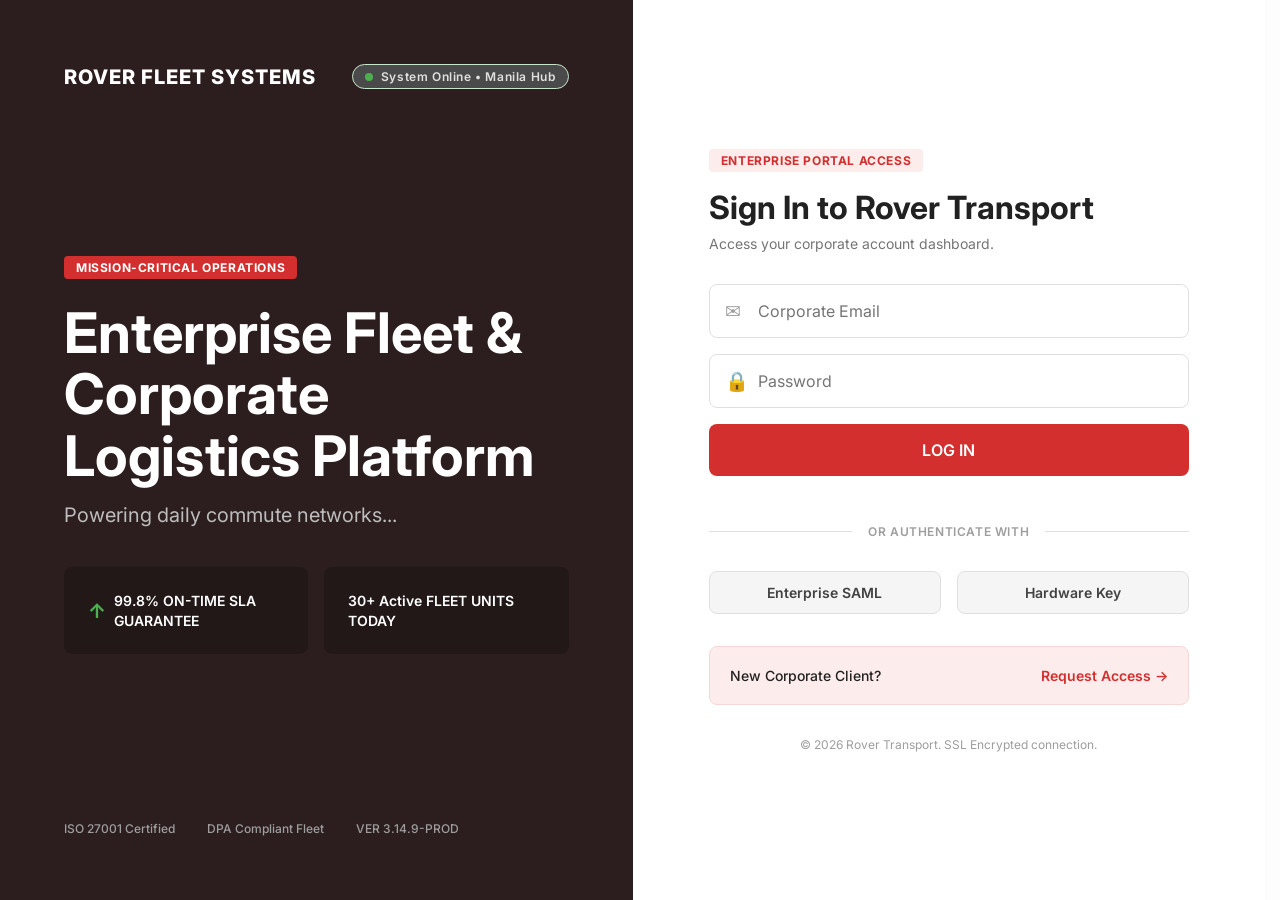
<file: manager.html>
<!DOCTYPE html>
<html lang="en">
<head>
    <meta charset="UTF-8">
    <meta name="viewport" content="width=device-width, initial-scale=1.0">
    <title>ROVER | Operations Manager</title>
    <link rel="preconnect" href="https://fonts.googleapis.com">
    <link rel="preconnect" href="https://fonts.gstatic.com" crossorigin>
    <link href="https://fonts.googleapis.com/css2?family=Inter:wght@400;500;600;700;800&display=swap" rel="stylesheet">
    <link rel="stylesheet" href="css/base.css">
    <link rel="stylesheet" href="css/manager.css">
</head>
<body>
    <div class="admin-layout">
        <!-- Sidebar -->
        <aside class="sidebar">
            <div class="sidebar-header">
                <h2>ROVER</h2>
                <div id="sidebarSubtext" class="subtext">MANAGEMENT &bull; FLEET OPERATIONS</div>
            </div>
            <nav class="sidebar-nav" id="sidebarNav">
                <a href="manager.html" class="nav-item active">Fleet Telemetry</a>
                <a href="service-orders.html" class="nav-item">Service Orders</a>
                <a href="service-orders.html" class="nav-item">Dispatch Queue</a>
                <a href="fleet-registry.html" class="nav-item">Fleet Registry</a>
                <a href="forecasting.html" class="nav-item">Demand Forecasting</a>
                <a href="javascript:void(0)" class="nav-item">SLA Analytics</a>
                <a href="javascript:void(0)" class="nav-item">Maintenance Logs</a>
            </nav>
            <div class="sidebar-footer">
                <div style="display: flex; align-items: center; gap: 0.75rem;">
                    <div class="avatar" id="userAvatarInitials" style="width: 32px; height: 32px; border-radius: 50%; background: #212121; color: white; display: flex; align-items: center; justify-content: center; font-size: 0.875rem; font-weight: 600;">SM</div>
                    <div style="display: flex; flex-direction: column;">
                        <span id="userFullName" style="font-size: 0.875rem; font-weight: 600; color: #FFFFFF; line-height: 1.2;">Sigmund Malacas</span>
                        <span id="userRoleText" style="font-size: 0.7rem; color: #9E9E9E; letter-spacing: 0.05em; text-transform: uppercase; margin-top: 2px;">OPERATIONS MANAGER</span>
                    </div>
                </div>
                <button id="managerLogoutBtn" class="logout-btn" title="Log Out">
                    <svg width="20" height="20" viewBox="0 0 24 24" fill="none" stroke="currentColor" stroke-width="2" stroke-linecap="round" stroke-linejoin="round">
                        <path d="M9 21H5a2 2 0 0 1-2-2V5a2 2 0 0 1 2-2h4"></path>
                        <polyline points="16 17 21 12 16 7"></polyline>
                        <line x1="21" y1="12" x2="9" y2="12"></line>
                    </svg>
                </button>
            </div>
        </aside>

        <!-- Main Content -->
        <main class="main-content manager-view">
            <!-- Top Navigation -->
            <header class="top-nav">
                <div style="display: flex; align-items: center; gap: 1rem;">
                    <div class="breadcrumbs" style="color: #757575; font-size: 0.75rem; font-weight: 600; letter-spacing: 0.05em; margin: 0;">ROVER ENTERPRISE / FLEET SYSTEMS / MANAGEMENT DASHBOARD</div>
                    <div class="badge green-badge" style="background: #E8F5E9; border-radius: 16px; padding: 6px 14px; font-size: 12px; font-weight: 600; color: #2E7D32; display: flex; align-items: center; gap: 6px; border: 1px solid #C8E6C9;">
                        <span class="status-dot" style="background: #2E7D32; width: 6px; height: 6px; border-radius: 50%; display: inline-block;"></span> SYSTEM OPERATIONAL &bull; ALL SENSORS LIVE
                    </div>
                </div>
                <div class="user-meta" style="display: flex; align-items: center; gap: 1rem;">
                    <span class="timestamp" style="font-size: 12px; color: #64748B; font-weight: 500;">2026-09-29 18:25 PHT</span>
                    <select style="padding: 0.25rem 0.5rem; border: 1px solid #EAEAEA; border-radius: 4px; font-weight: 600; outline: none; background: white; cursor: pointer; font-size: 12px;">
                        <option>Manila Hub</option>
                    </select>
                </div>
            </header>

            <div class="workspace-container">

            <!-- Header Section -->
            <div class="page-header" style="display: flex; justify-content: space-between; align-items: center;">
                <div class="header-left">
                    <h1 style="display: flex; align-items: center; gap: 0.75rem; margin: 0; font-size: 1.75rem; color: #212121;">
                        Fleet Telemetry & Operations Oversight
                        <span style="background: #D32F2F; color: white; padding: 0.25rem 0.5rem; border-radius: 4px; font-size: 0.75rem; font-weight: 700; letter-spacing: 0.05em; display: flex; align-items: center; gap: 0.25rem;">
                            <span style="width: 6px; height: 6px; background: white; border-radius: 50%; display: inline-block;"></span> LIVE MESH
                        </span>
                    </h1>
                </div>
                <div class="header-actions" style="display: flex; gap: 0.75rem; align-items: center;">
                    <select class="btn-ghost" style="padding: 0.5rem 1rem; appearance: auto; font-size: 0.875rem;">
                        <option>Today</option>
                    </select>
                    <select class="btn-ghost" style="padding: 0.5rem 1rem; appearance: auto; font-size: 0.875rem;">
                        <option>All Hubs</option>
                    </select>
                    <button class="btn-ghost" style="padding: 0.5rem 1rem; font-size: 0.875rem;">REFRESH</button>
                    <button class="btn-primary-small" style="padding: 0.5rem 1.5rem; font-size: 0.875rem;">+ CREATE URGENT DISPATCH</button>
                </div>
            </div>

            <!-- Metrics Row -->
            <div class="metrics-row" style="margin-top: 2rem;">
                <div class="metric-box">
                    <div class="metric-title" style="letter-spacing: 0.05em; color: #757575;">TOTAL FLEET CAPACITY</div>
                    <div class="metric-value" style="font-size: 2rem; margin: 0.5rem 0;">31 <span style="font-size: 1.125rem; color: #757575;">Units</span></div>
                    <div style="font-size: 0.875rem; color: #616161; line-height: 1.5;">
                        <strong>28</strong> Deployed &nbsp;&bull;&nbsp; <strong>3</strong> Standby <br>
                        <span style="color: #388E3C; font-weight: 600;">90.3% Active</span>
                    </div>
                </div>
                <div class="metric-box">
                    <div class="metric-title" style="letter-spacing: 0.05em; color: #757575;">ACTIVE DRIVERS ON SHIFT</div>
                    <div class="metric-value" style="font-size: 2rem; margin: 0.5rem 0;">12 / 15 <span style="font-size: 1.125rem; color: #757575;">Drivers</span></div>
                    <div style="font-size: 0.875rem; color: #616161; line-height: 1.5;">
                        <strong>3</strong> Mandatory Rest <br>
                        <span style="color: #1976D2; font-weight: 600;">80% Load</span>
                    </div>
                </div>
                <div class="metric-box">
                    <div class="metric-title" style="letter-spacing: 0.05em; color: #757575;">SLA COMPLIANCE INDEX</div>
                    <div class="metric-value" style="font-size: 2rem; margin: 0.5rem 0;">99.8%</div>
                    <div style="font-size: 0.875rem; color: #616161; line-height: 1.5;">
                        <strong>0</strong> Critical Incidents <br>
                        <span style="color: #388E3C; font-weight: 600;">99.4% On-Time</span>
                    </div>
                </div>
            </div>

            <!-- Telemetry Chart Section -->
            <div class="telemetry-chart-container" style="background: white; border-radius: 8px; border: 1px solid #EEEEEE; padding: 1.5rem; margin-top: 1.5rem; box-shadow: 0 2px 4px rgba(0,0,0,0.02);">
                <h3 style="font-size: 0.75rem; color: #757575; font-weight: 700; letter-spacing: 0.1em; margin-bottom: 1.5rem; margin-top: 0;">CORRIDOR TELEMETRY THROUGHPUT</h3>
                <div class="chart-bars" style="display: flex; align-items: flex-end; gap: 8px; height: 140px; padding-bottom: 0.5rem; border-bottom: 1px dashed #E0E0E0;">
                    <div style="flex: 1; background: #E3F2FD; height: 30%; border-radius: 2px 2px 0 0;"></div>
                    <div style="flex: 1; background: #90CAF9; height: 45%; border-radius: 2px 2px 0 0;"></div>
                    <div style="flex: 1; background: #42A5F5; height: 80%; border-radius: 2px 2px 0 0;"></div>
                    <div style="flex: 1; background: #EF5350; height: 95%; border-radius: 2px 2px 0 0;"></div>
                    <div style="flex: 1; background: #D32F2F; height: 100%; border-radius: 2px 2px 0 0;"></div>
                    <div style="flex: 1; background: #42A5F5; height: 85%; border-radius: 2px 2px 0 0;"></div>
                    <div style="flex: 1; background: #E0E0E0; height: 60%; border-radius: 2px 2px 0 0;"></div>
                    <div style="flex: 1; background: #E0E0E0; height: 40%; border-radius: 2px 2px 0 0;"></div>
                    <div style="flex: 1; background: #90CAF9; height: 55%; border-radius: 2px 2px 0 0;"></div>
                    <div style="flex: 1; background: #42A5F5; height: 75%; border-radius: 2px 2px 0 0;"></div>
                </div>
                <div class="chart-labels" style="display: flex; justify-content: space-between; margin-top: 0.5rem; font-size: 0.75rem; color: #9E9E9E; font-weight: 500;">
                    <span>06:00</span>
                    <span>08:00</span>
                    <span>10:00</span>
                    <span>12:00</span>
                    <span>14:00</span>
                    <span>15:00</span>
                </div>
            </div>

            <!-- Workspace -->
            <div class="data-table-container" style="margin-top: 1.5rem; box-shadow: 0 2px 4px rgba(0,0,0,0.02);">
                <div class="table-toolbar" style="display: flex; justify-content: space-between; align-items: center; margin-bottom: 1rem; border-bottom: 1px solid #EEEEEE; padding-bottom: 1rem;">
                    <div style="display: flex; align-items: center; gap: 1.5rem;">
                        <h2 style="font-size: 1rem; color: #212121; margin: 0;">Active Dispatch Queue & Live Telemetry</h2>
                        <input type="text" placeholder="Search vehicle ID, driver, or client..." style="width: 250px; padding: 0.5rem 1rem; border: 1px solid #E0E0E0; border-radius: 4px; font-size: 0.875rem;">
                    </div>
                    <div class="toolbar-actions" style="display: flex; gap: 0.5rem; align-items: center;">
                        <span style="font-size: 0.75rem; color: #757575; font-weight: 600; text-transform: uppercase;">Filter:</span>
                        <button class="btn-ghost" style="padding: 0.4rem 0.8rem; font-size: 0.75rem; color: #212121; font-weight: 700; background: #F5F5F5;">ALL (12)</button>
                        <button class="btn-ghost" style="padding: 0.4rem 0.8rem; font-size: 0.75rem; color: #757575;">EN ROUTE (9)</button>
                        <button class="btn-ghost" style="padding: 0.4rem 0.8rem; font-size: 0.75rem; color: #757575;">IDLE / LOADING (3)</button>
                        <div style="width: 1px; height: 20px; background: #E0E0E0; margin: 0 0.5rem;"></div>
                        <button class="btn-ghost" style="padding: 0.4rem 0.8rem; font-size: 0.75rem; font-weight: 600;">EXPORT LOG</button>
                    </div>
                </div>
                <table class="data-table">
                    <thead>
                        <tr>
                            <th>VEHICLE ID & MODEL</th>
                            <th>ASSIGNED DRIVER</th>
                            <th>CLIENT ASSIGNMENT</th>
                            <th>TELEMETRY STATUS</th>
                            <th>ETA / TIMELINE</th>
                            <th>ACTIONS</th>
                        </tr>
                    </thead>
                    <tbody>
                        <tr>
                            <td><strong>RV-VAN-104</strong><br><span style="color: #757575; font-size: 0.75rem;">Toyota HiAce Commuter</span></td>
                            <td>Eduardo Santos<br><span style="color: #757575; font-size: 0.75rem;">ID: RVR-FLT-0382</span></td>
                            <td>Apex Logistics<br><span style="color: #757575; font-size: 0.75rem;">Makati HQ Route</span></td>
                            <td><span style="background: #E8F5E9; color: #2E7D32; padding: 0.25rem 0.5rem; border-radius: 4px; font-size: 0.7rem; font-weight: 700; letter-spacing: 0.05em;">EN ROUTE</span></td>
                            <td>08:45 AM<br><span style="color: #388E3C; font-size: 0.75rem;">On-Time</span></td>
                            <td><button class="btn-ghost" style="color: #D32F2F; border: 1px solid #FFCDD2; font-size: 0.7rem; font-weight: 700; padding: 0.25rem 0.75rem;">TELEMETRY</button></td>
                        </tr>
                        <tr>
                            <td><strong>RV-URV-101</strong><br><span style="color: #757575; font-size: 0.75rem;">Nissan NV350 Urvan</span></td>
                            <td>Marco Polo<br><span style="color: #757575; font-size: 0.75rem;">ID: RVR-FLT-0211</span></td>
                            <td>Global Tech Inc.<br><span style="color: #757575; font-size: 0.75rem;">BGC Night Shift</span></td>
                            <td><span style="background: #E8F5E9; color: #2E7D32; padding: 0.25rem 0.5rem; border-radius: 4px; font-size: 0.7rem; font-weight: 700; letter-spacing: 0.05em;">EN ROUTE</span></td>
                            <td>09:15 AM<br><span style="color: #388E3C; font-size: 0.75rem;">On-Time</span></td>
                            <td><button class="btn-ghost" style="color: #D32F2F; border: 1px solid #FFCDD2; font-size: 0.7rem; font-weight: 700; padding: 0.25rem 0.75rem;">TELEMETRY</button></td>
                        </tr>
                        <tr>
                            <td><strong>RV-STR-204</strong><br><span style="color: #757575; font-size: 0.75rem;">Hyundai Grand Starex</span></td>
                            <td>Juan Dela Cruz<br><span style="color: #757575; font-size: 0.75rem;">ID: RVR-FLT-0045</span></td>
                            <td>Executive Transit<br><span style="color: #757575; font-size: 0.75rem;">Ortigas VIP Run</span></td>
                            <td><span style="background: #FFF3E0; color: #E65100; padding: 0.25rem 0.5rem; border-radius: 4px; font-size: 0.7rem; font-weight: 700; letter-spacing: 0.05em;">IDLE / LOADING</span></td>
                            <td>--:--<br><span style="color: #757575; font-size: 0.75rem;">Waiting for Client</span></td>
                            <td><button class="btn-ghost" style="color: #D32F2F; border: 1px solid #FFCDD2; font-size: 0.7rem; font-weight: 700; padding: 0.25rem 0.75rem;">TELEMETRY</button></td>
                        </tr>
                        <tr>
                            <td><strong>RV-URV-108</strong><br><span style="color: #757575; font-size: 0.75rem;">Nissan NV350 Urvan</span></td>
                            <td>Luis Antonio<br><span style="color: #757575; font-size: 0.75rem;">ID: RVR-FLT-0410</span></td>
                            <td>Apex Logistics<br><span style="color: #757575; font-size: 0.75rem;">Pasig Warehouse</span></td>
                            <td><span style="background: #E8F5E9; color: #2E7D32; padding: 0.25rem 0.5rem; border-radius: 4px; font-size: 0.7rem; font-weight: 700; letter-spacing: 0.05em;">EN ROUTE</span></td>
                            <td>09:30 AM<br><span style="color: #388E3C; font-size: 0.75rem;">On-Time</span></td>
                            <td><button class="btn-ghost" style="color: #D32F2F; border: 1px solid #FFCDD2; font-size: 0.7rem; font-weight: 700; padding: 0.25rem 0.75rem;">TELEMETRY</button></td>
                        </tr>
                        <tr>
                            <td><strong>RV-VAN-106</strong><br><span style="color: #757575; font-size: 0.75rem;">Toyota HiAce Commuter</span></td>
                            <td>Ricardo Gomez<br><span style="color: #757575; font-size: 0.75rem;">ID: RVR-FLT-0305</span></td>
                            <td>Manila Freight<br><span style="color: #757575; font-size: 0.75rem;">Alabang Route</span></td>
                            <td><span style="background: #FCECEB; color: #D32F2F; padding: 0.25rem 0.5rem; border-radius: 4px; font-size: 0.7rem; font-weight: 700; letter-spacing: 0.05em;">DELAYED</span></td>
                            <td>10:00 AM<br><span style="color: #D32F2F; font-size: 0.75rem;">Traffic Congestion</span></td>
                            <td><button class="btn-ghost" style="color: #D32F2F; border: 1px solid #FFCDD2; font-size: 0.7rem; font-weight: 700; padding: 0.25rem 0.75rem;">TELEMETRY</button></td>
                        </tr>
                        <tr>
                            <td><strong>RV-TRV-401</strong><br><span style="color: #757575; font-size: 0.75rem;">Isuzu Traviz Utility</span></td>
                            <td>Pedro Penduko<br><span style="color: #757575; font-size: 0.75rem;">ID: RVR-FLT-0150</span></td>
                            <td>Global Tech Inc.<br><span style="color: #757575; font-size: 0.75rem;">QC Morning Shift</span></td>
                            <td><span style="background: #E8F5E9; color: #2E7D32; padding: 0.25rem 0.5rem; border-radius: 4px; font-size: 0.7rem; font-weight: 700; letter-spacing: 0.05em;">EN ROUTE</span></td>
                            <td>10:15 AM<br><span style="color: #388E3C; font-size: 0.75rem;">On-Time</span></td>
                            <td><button class="btn-ghost" style="color: #D32F2F; border: 1px solid #FFCDD2; font-size: 0.7rem; font-weight: 700; padding: 0.25rem 0.75rem;">TELEMETRY</button></td>
                        </tr>
                    </tbody>
                </table>
                <div class="table-pagination" style="font-size: 0.75rem; font-weight: 500;">
                    Showing 1 to 6 of 12 active dispatches
                </div>
            </div>

            <!-- Bottom Banner -->
            <div style="margin-top: 1.5rem; background: #2C1E1E; color: white; padding: 1rem 1.5rem; border-radius: 8px; display: flex; justify-content: space-between; align-items: center; font-size: 0.875rem;">
                <div style="display: flex; align-items: center; gap: 0.75rem;">
                    <span style="background: rgba(255,255,255,0.1); padding: 0.25rem 0.5rem; border-radius: 4px; font-size: 0.75rem; letter-spacing: 0.05em;">SYSTEM v4.2</span>
                    <strong>Rover Telemetry Mesh</strong> 
                </div>
                <div style="display: flex; gap: 1.5rem; color: #9E9E9E; font-size: 0.75rem; font-weight: 600;">
                    <span style="display: flex; align-items: center; gap: 0.25rem;"><span style="color: #4CAF50;">&#10004;</span> 256-bit SSL Encryption Active</span>
                    <span style="display: flex; align-items: center; gap: 0.25rem;"><span style="color: #4CAF50;">&#10004;</span> Hub Latency: 12ms</span>
                </div>
            </div>
            </div>
        </main>
    </div>

    <script src="js/db.js"></script>
    <script src="js/manager.js"></script>
</body>
</html>
</file>
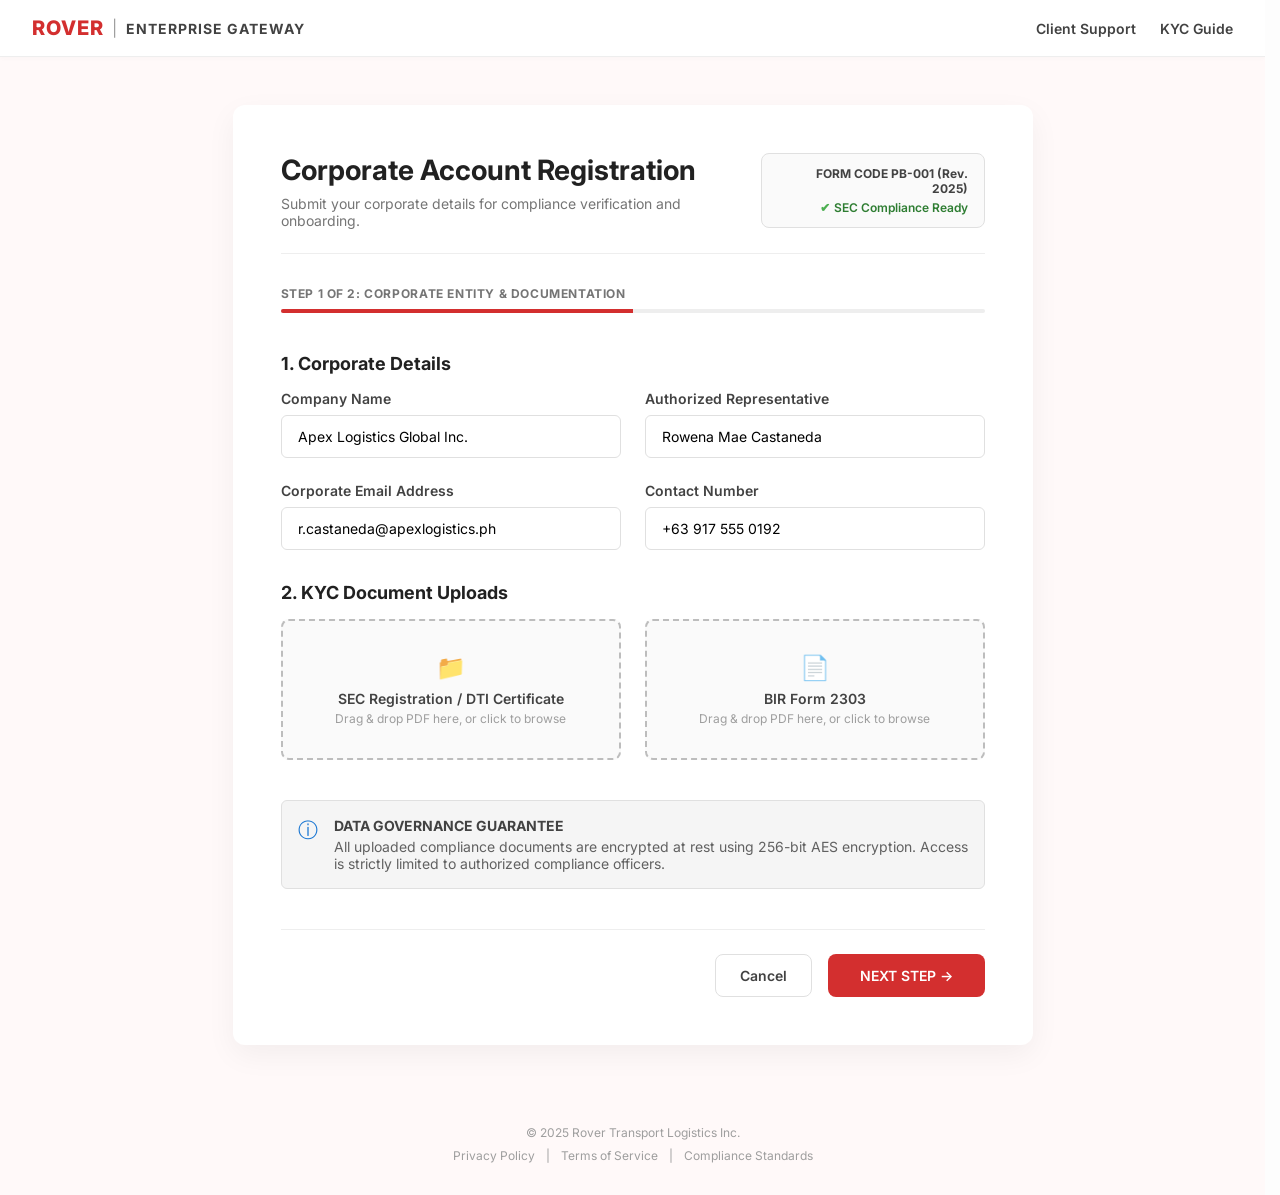
<file: register.html>
<!DOCTYPE html>
<html lang="en">
<head>
    <meta charset="UTF-8">
    <meta name="viewport" content="width=device-width, initial-scale=1.0">
    <title>ROVER | Corporate Account Registration</title>
    <link rel="preconnect" href="https://fonts.googleapis.com">
    <link rel="preconnect" href="https://fonts.gstatic.com" crossorigin>
    <link href="https://fonts.googleapis.com/css2?family=Inter:wght@400;500;600;700;800&display=swap" rel="stylesheet">
    <link rel="stylesheet" href="css/base.css">
    <link rel="stylesheet" href="css/register.css">
</head>
<body class="register-body">

    <!-- Top Navigation -->
    <header class="register-nav">
        <div style="font-size: 1.25rem; font-weight: 800; color: #D32F2F; letter-spacing: 0.05em; display: flex; align-items: center; gap: 0.5rem;">
            ROVER <span style="font-size: 1rem; color: #9E9E9E; font-weight: 400;">|</span> <span style="font-size: 0.875rem; font-weight: 700; color: #424242;">ENTERPRISE GATEWAY</span>
        </div>
        <div style="display: flex; gap: 1.5rem; font-size: 0.875rem; font-weight: 600;">
            <a href="javascript:void(0)" style="color: #424242; text-decoration: none;">Client Support</a>
            <a href="javascript:void(0)" style="color: #424242; text-decoration: none;">KYC Guide</a>
        </div>
    </header>

    <!-- Main Form Container -->
    <main class="register-container">
        <!-- Form Header -->
        <div style="display: flex; justify-content: space-between; align-items: flex-start; margin-bottom: 2rem; border-bottom: 1px solid #EEEEEE; padding-bottom: 1.5rem;">
            <div>
                <h1 style="font-size: 1.75rem; color: #212121; margin: 0 0 0.5rem 0;">Corporate Account Registration</h1>
                <p style="font-size: 0.875rem; color: #757575; margin: 0;">Submit your corporate details for compliance verification and onboarding.</p>
            </div>
            <div style="text-align: right; background: #FAFAFA; padding: 0.75rem 1rem; border-radius: 8px; border: 1px solid #E0E0E0;">
                <div style="font-size: 0.75rem; font-weight: 700; color: #424242; margin-bottom: 0.25rem;">FORM CODE PB-001 (Rev. 2025)</div>
                <div style="font-size: 0.75rem; color: #2E7D32; font-weight: 600; display: flex; align-items: center; gap: 0.25rem; justify-content: flex-end;">
                    <span style="color: #4CAF50;">&#10004;</span> SEC Compliance Ready
                </div>
            </div>
        </div>

        <!-- STEP 1: Corporate Entity & Documentation -->
        <div id="step1">
            <div class="progress-container">
                <div class="progress-text">STEP 1 OF 2: CORPORATE ENTITY & DOCUMENTATION</div>
                <div class="progress-bar-bg">
                    <div class="progress-bar-fill" style="width: 50%;"></div>
                </div>
            </div>

            <!-- Section 1 -->
            <h2 style="font-size: 1.125rem; margin-bottom: 1rem; color: #212121;">1. Corporate Details</h2>
            <div class="form-grid-2x2">
                <div>
                    <label class="form-label">Company Name</label>
                    <input type="text" id="regCompanyName" class="form-input" placeholder="Registered Corporate Name" value="Apex Logistics Global Inc.">
                </div>
                <div>
                    <label class="form-label">Authorized Representative</label>
                    <input type="text" id="regRepName" class="form-input" placeholder="Full Name" value="Rowena Mae Castaneda">
                </div>
                <div>
                    <label class="form-label">Corporate Email Address</label>
                    <input type="email" id="regEmail" class="form-input" placeholder="name@company.com" value="r.castaneda@apexlogistics.ph">
                </div>
                <div>
                    <label class="form-label">Contact Number</label>
                    <input type="tel" id="regContact" class="form-input" placeholder="+63 900 000 0000" value="+63 917 555 0192">
                </div>
            </div>

            <!-- Section 2 -->
            <h2 style="font-size: 1.125rem; margin-bottom: 1rem; color: #212121;">2. KYC Document Uploads</h2>
            <div style="display: grid; grid-template-columns: 1fr 1fr; gap: 1.5rem;">
                <div class="drag-drop-box">
                    <div style="font-size: 1.5rem; color: #9E9E9E; margin-bottom: 0.5rem;">&#128193;</div>
                    <div style="font-size: 0.875rem; font-weight: 600; color: #424242; margin-bottom: 0.25rem;">SEC Registration / DTI Certificate</div>
                    <div style="font-size: 0.75rem; color: #9E9E9E;">Drag & drop PDF here, or click to browse</div>
                </div>
                <div class="drag-drop-box">
                    <div style="font-size: 1.5rem; color: #9E9E9E; margin-bottom: 0.5rem;">&#128196;</div>
                    <div style="font-size: 0.875rem; font-weight: 600; color: #424242; margin-bottom: 0.25rem;">BIR Form 2303</div>
                    <div style="font-size: 0.75rem; color: #9E9E9E;">Drag & drop PDF here, or click to browse</div>
                </div>
            </div>

            <div class="alert-box">
                <div style="font-size: 1.25rem; color: #1976D2;">&#9432;</div>
                <div>
                    <strong style="color: #424242; display: block; margin-bottom: 0.25rem;">DATA GOVERNANCE GUARANTEE</strong>
                    All uploaded compliance documents are encrypted at rest using 256-bit AES encryption. Access is strictly limited to authorized compliance officers.
                </div>
            </div>

            <div style="display: flex; justify-content: flex-end; gap: 1rem; margin-top: 2.5rem; padding-top: 1.5rem; border-top: 1px solid #EEEEEE;">
                <button type="button" id="btnCancel" class="btn-ghost" style="padding: 0.75rem 1.5rem;">Cancel</button>
                <button type="button" id="btnNextStep" class="btn-primary-small" style="padding: 0.75rem 2rem;">NEXT STEP &rarr;</button>
            </div>
        </div>

        <!-- STEP 2: Account Security & Agreement -->
        <div id="step2" style="display: none;">
            <div class="progress-container">
                <div class="progress-text">STEP 2 OF 2: ACCOUNT SECURITY & AGREEMENT</div>
                <div class="progress-bar-bg">
                    <div class="progress-bar-fill" style="width: 100%;"></div>
                </div>
            </div>

            <!-- Section 3 -->
            <h2 style="font-size: 1.125rem; margin-bottom: 1rem; color: #212121;">3. Account Security</h2>
            <div class="form-grid-2x2" style="margin-bottom: 0.5rem;">
                <div>
                    <label class="form-label">Create Password</label>
                    <input type="password" id="regPassword" class="form-input" placeholder="••••••••">
                    <div class="pw-strength">
                        <div class="pw-bar active"></div>
                        <div class="pw-bar active"></div>
                        <div class="pw-bar"></div>
                    </div>
                    <div style="font-size: 0.75rem; color: #757575; display: flex; justify-content: space-between;">
                        <span>8+ characters</span>
                        <span>Numbers & symbols</span>
                    </div>
                </div>
                <div>
                    <label class="form-label">Confirm Password</label>
                    <input type="password" id="regPasswordConfirm" class="form-input" placeholder="••••••••">
                    <div style="font-size: 0.75rem; color: #4CAF50; margin-top: 0.5rem; display: flex; align-items: center; gap: 0.25rem;">
                        &#10004; Passwords match
                    </div>
                </div>
            </div>

            <!-- Section 4 -->
            <h2 style="font-size: 1.125rem; margin-bottom: 1rem; margin-top: 2rem; color: #212121;">4. Legal & Compliance</h2>
            <div style="border: 1px solid #E0E0E0; border-radius: 8px; padding: 1.5rem; background: #FAFAFA;">
                <div style="font-size: 0.875rem; font-weight: 600; color: #212121; margin-bottom: 0.5rem;">Enterprise Master Services Agreement</div>
                <div style="height: 100px; overflow-y: auto; background: white; border: 1px solid #EEEEEE; padding: 1rem; font-size: 0.75rem; color: #616161; line-height: 1.5; margin-bottom: 1rem; border-radius: 4px;">
                    This Enterprise Master Services Agreement ("Agreement") is entered into by and between Rover Transport Logistics Inc. and the applying Corporate Entity...
                    <br><br>
                    1. SERVICES PROVIDED<br>
                    Rover agrees to provide fleet dispatch, telemetry tracking, and driver management...
                    <br><br>
                    2. DATA PRIVACY<br>
                    All data is processed in accordance with the Data Privacy Act of 2012...
                </div>
                <label style="display: flex; align-items: flex-start; gap: 0.75rem; cursor: pointer;">
                    <input type="checkbox" id="termsCheckbox" style="margin-top: 0.2rem;">
                    <span style="font-size: 0.875rem; color: #424242;">I have read and agree to the <strong>Terms of Service</strong> and <strong>Enterprise Master Services Agreement</strong>. I certify that I am an authorized representative of the company.</span>
                </label>
            </div>

            <div class="alert-box" style="margin-top: 1.5rem;">
                <div style="font-size: 1.25rem; color: #1976D2;">&#9432;</div>
                <div>
                    <strong style="color: #424242; display: block; margin-bottom: 0.25rem;">DATA GOVERNANCE GUARANTEE</strong>
                    By submitting this form, you agree to Rover's data processing terms. All information is secured in an ISO 27001 certified environment.
                </div>
            </div>

            <div style="display: flex; justify-content: flex-end; gap: 1rem; margin-top: 2.5rem; padding-top: 1.5rem; border-top: 1px solid #EEEEEE;">
                <button type="button" id="btnPrevStep" class="btn-ghost" style="padding: 0.75rem 1.5rem;">&larr; Back</button>
                <button type="button" id="btnSubmitReg" class="btn-primary-small" style="padding: 0.75rem 2rem; background: #D32F2F;">SUBMIT REGISTRATION &rarr;</button>
            </div>
        </div>

        <!-- SUCCESS STEP: Submission Complete -->
        <div id="successStep" style="display: none; text-align: center; padding: 3rem 1rem;">
            <div style="font-size: 3rem; color: #4CAF50; margin-bottom: 1rem;">&#10004;</div>
            <div style="background: #E8F5E9; color: #2E7D32; display: inline-block; padding: 0.25rem 0.75rem; border-radius: 999px; font-size: 0.75rem; font-weight: 700; letter-spacing: 0.05em; margin-bottom: 1.5rem;">
                PB-001 (REV. 2025) &bull; SUBMISSION COMPLETE
            </div>
            <h2 style="font-size: 1.75rem; color: #212121; margin-bottom: 0.5rem;">Corporate Application Under Review</h2>
            <p style="font-size: 0.875rem; color: #757575; margin-bottom: 2rem;">Your registration details and compliance documents have been securely transmitted to our underwriting team.</p>
            
            <div style="background: #FAFAFA; border: 1px solid #EEEEEE; border-radius: 8px; padding: 1.5rem; max-width: 400px; margin: 0 auto 2.5rem auto;">
                <div style="font-size: 0.75rem; font-weight: 700; color: #9E9E9E; margin-bottom: 0.5rem;">APPLICATION REFERENCE</div>
                <div style="font-size: 1.125rem; font-weight: 700; color: #212121; margin-bottom: 1rem; letter-spacing: 0.05em;">REF-APP-2026-0926</div>
                <div style="background: #E8F5E9; color: #2E7D32; font-size: 0.75rem; font-weight: 600; padding: 0.5rem; border-radius: 4px; display: inline-block;">
                    Estimated SLA Turnaround: 24 - 48 Hours
                </div>
            </div>

            <button type="button" id="btnReturnLogin" class="btn-primary-small" style="padding: 0.875rem 2rem; font-size: 1rem;">Return to Login &rarr;</button>
        </div>
    </main>

    <!-- Footer -->
    <footer class="register-footer">
        <div style="margin-bottom: 0.5rem;">&copy; 2025 Rover Transport Logistics Inc.</div>
        <div>
            <a href="javascript:void(0)" style="color: #9E9E9E; text-decoration: none; margin: 0 0.5rem;">Privacy Policy</a> | 
            <a href="javascript:void(0)" style="color: #9E9E9E; text-decoration: none; margin: 0 0.5rem;">Terms of Service</a> | 
            <a href="javascript:void(0)" style="color: #9E9E9E; text-decoration: none; margin: 0 0.5rem;">Compliance Standards</a>
        </div>
    </footer>
    <script src="js/db.js"></script>
    <script src="js/register.js"></script>
</body>
</html>
</file>
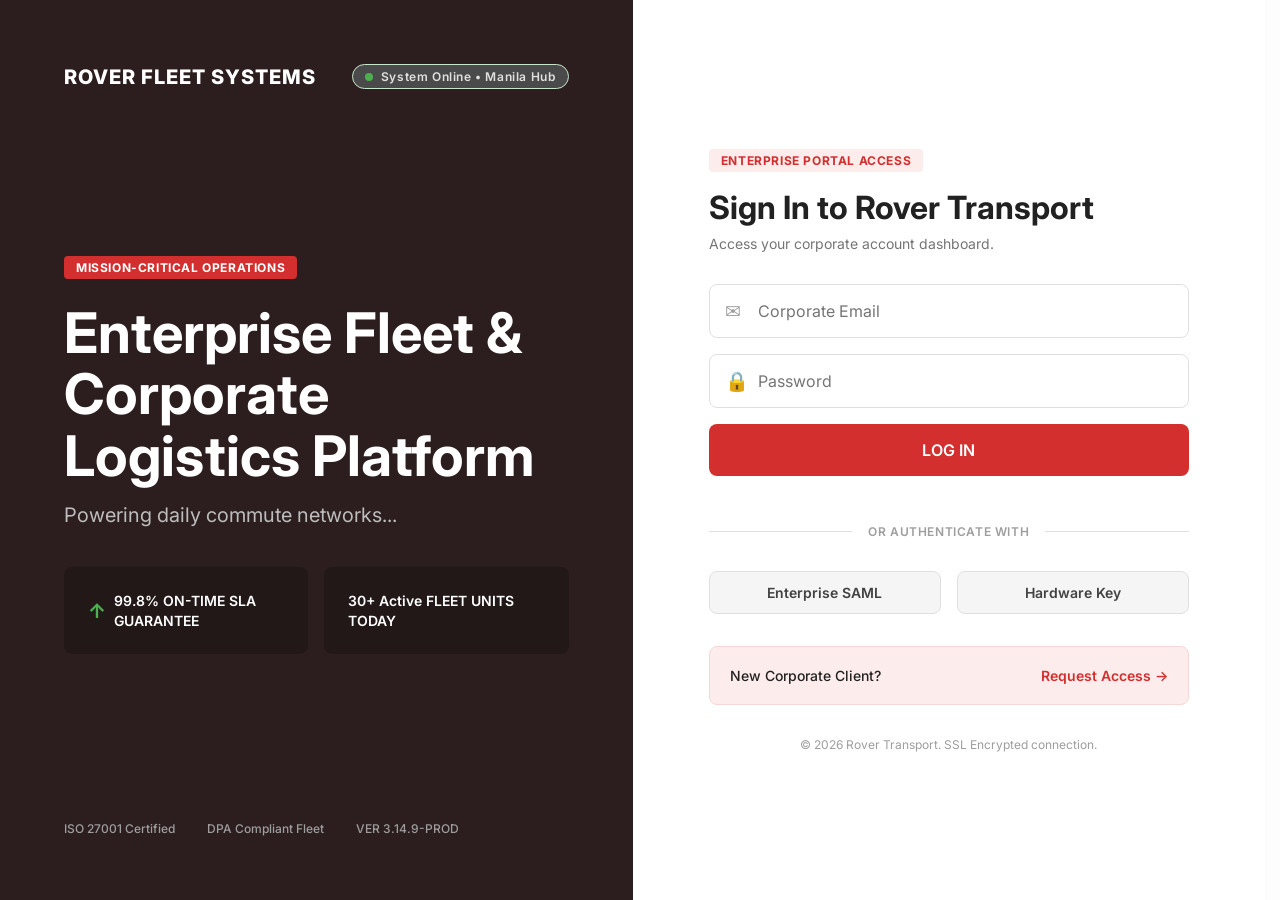
<file: request-service.html>
<!DOCTYPE html>
<html lang="en">
<head>
    <meta charset="UTF-8">
    <meta name="viewport" content="width=device-width, initial-scale=1.0">
    <title>ROVER | Client Reservation Gateway (PB-005)</title>
    <link rel="preconnect" href="https://fonts.googleapis.com">
    <link rel="preconnect" href="https://fonts.gstatic.com" crossorigin>
    <link href="https://fonts.googleapis.com/css2?family=Inter:wght@400;500;600;700;800&display=swap" rel="stylesheet">
    <link rel="stylesheet" href="css/base.css">
    <link rel="stylesheet" href="css/client-gateway.css">
</head>
<body>
    <div class="client-layout">
        <!-- Sidebar -->
        <aside class="sidebar" style="background-color: #2C1E1E;">
            <div class="sidebar-header" style="display: flex; align-items: center; gap: 0.5rem; padding: 24px 24px 20px 24px; border-bottom: 1px solid rgba(255,255,255,0.08); margin-bottom: 16px;">
                <h2 style="margin: 0; font-size: 22px; font-weight: 800; letter-spacing: 0.05em; color: white;">ROVER</h2>
                <span style="background: rgba(255,255,255,0.1); border: 1px solid rgba(255,255,255,0.2); font-size: 0.65rem; padding: 0.25rem 0.5rem; border-radius: 4px; font-weight: 700; letter-spacing: 0.05em; color: white;">ENTERPRISE</span>
            </div>
            <div style="font-size: 10px; color: #A0A0A0; font-weight: 600; letter-spacing: 0.5px; text-transform: uppercase; padding: 0 24px; margin-bottom: 8px;">CLIENT WORKSPACE</div>
            <nav class="sidebar-nav">
                <a href="client.html" class="nav-item" style="display: flex; align-items: center;">
                    <svg width="18" height="18" viewBox="0 0 24 24" fill="none" stroke="currentColor" stroke-width="2" stroke-linecap="round" stroke-linejoin="round" style="margin-right: 10px;"><rect x="3" y="3" width="7" height="7"></rect><rect x="14" y="3" width="7" height="7"></rect><rect x="14" y="14" width="7" height="7"></rect><rect x="3" y="14" width="7" height="7"></rect></svg>
                    My Dashboard
                </a>
                <a href="request-service.html" class="nav-item active" style="display: flex; align-items: center;">
                    <svg width="18" height="18" viewBox="0 0 24 24" fill="none" stroke="currentColor" stroke-width="2" stroke-linecap="round" stroke-linejoin="round" style="margin-right: 10px;"><circle cx="12" cy="12" r="10"></circle><line x1="12" y1="8" x2="12" y2="16"></line><line x1="8" y1="12" x2="16" y2="12"></line></svg>
                    Request Service
                </a>
                <a href="active-bookings.html" class="nav-item" style="display: flex; justify-content: space-between; align-items: center;">
                    <span style="display: flex; align-items: center;">
                        <svg width="18" height="18" viewBox="0 0 24 24" fill="none" stroke="currentColor" stroke-width="2" stroke-linecap="round" stroke-linejoin="round" style="margin-right: 10px;"><rect x="1" y="3" width="15" height="13"></rect><polygon points="16 8 20 8 23 11 23 16 16 16 8"></polygon><circle cx="5.5" cy="18.5" r="2.5"></circle><circle cx="18.5" cy="18.5" r="2.5"></circle></svg>
                        Active Bookings
                    </span>
                    <span style="background: rgba(255,255,255,0.15); padding: 2px 7px; border-radius: 10px; font-size: 11px;">3</span>
                </a>
                <a href="javascript:void(0)" class="nav-item" style="display: flex; align-items: center;">
                    <svg width="18" height="18" viewBox="0 0 24 24" fill="none" stroke="currentColor" stroke-width="2" stroke-linecap="round" stroke-linejoin="round" style="margin-right: 10px;"><rect x="2" y="5" width="20" height="14" rx="2"></rect><line x1="2" y1="10" x2="22" y2="10"></line></svg>
                    Billing &amp; Invoices
                </a>
            </nav>
            <div class="sidebar-footer" style="display: flex; flex-direction: column; gap: 1rem; border-top: 1px solid rgba(255,255,255,0.08); padding: 18px 24px; margin-top: auto;">
                <div style="display: flex; align-items: center; justify-content: space-between;">
                    <div style="display: flex; align-items: center; gap: 0.75rem;">
                        <div class="avatar" style="width: 36px; height: 36px; border-radius: 6px; background: #212121; color: #FFFFFF; display: flex; align-items: center; justify-content: center; font-size: 0.875rem; font-weight: 700; border: 1px solid rgba(255,255,255,0.1);">AL</div>
                        <div style="display: flex; flex-direction: column;">
                            <span id="clientCompanyNameDisplay" style="font-size: 0.875rem; font-weight: 600; color: #FFFFFF; line-height: 1.2;">Apex Logistics Global Inc.</span>
                            <span id="clientNameSidebarDisplay" style="font-size: 0.75rem; color: #9E9E9E; margin-top: 4px;">Rowena Mae Castaneda</span>
                        </div>
                    </div>
                    <button id="clientLogoutBtn" class="logout-btn" title="Log Out">
                        <svg width="20" height="20" viewBox="0 0 24 24" fill="none" stroke="currentColor" stroke-width="2" stroke-linecap="round" stroke-linejoin="round">
                            <path d="M9 21H5a2 2 0 0 1-2-2V5a2 2 0 0 1 2-2h4"></path>
                            <polyline points="16 17 21 12 16 7"></polyline>
                            <line x1="21" y1="12" x2="9" y2="12"></line>
                        </svg>
                    </button>
                </div>
            </div>
        </aside>

        <!-- Main Content -->
        <main class="main-content client-gateway-view">
            <!-- Top Navigation Bar -->
            <header class="top-nav">
                <div class="search-bar">
                    <input type="text" placeholder="Search reservations, reference IDs, routes..." style="width: 380px; padding: 8px 14px; border: 1px solid #E0E0E0; border-radius: 6px; font-size: 13px; outline: none; background: #FFFFFF; font-family: inherit;">
                </div>
                <div class="top-nav-right" style="display: flex; align-items: center; gap: 1.25rem;">
                    <div class="badge pill-badge" style="background: #E8F5E9; border-radius: 16px; padding: 6px 14px; font-size: 12px; font-weight: 600; color: #2E7D32; display: flex; align-items: center; gap: 6px; border: 1px solid #C8E6C9;">
                        <span class="status-dot" style="background: #2E7D32; width: 6px; height: 6px; border-radius: 50%; display: inline-block;"></span> Verified Corporate Partner • Active Agreement
                    </div>
                    <a href="javascript:void(0)" style="color: #757575; text-decoration: none; font-size: 13px; font-weight: 600;">Support</a>
                    <div style="position: relative; cursor: pointer; color: #757575; font-size: 1.2rem; display: flex; align-items: center;">
                        <svg width="18" height="18" viewBox="0 0 24 24" fill="none" stroke="currentColor" stroke-width="2" stroke-linecap="round" stroke-linejoin="round"><path d="M18 8A6 6 0 0 0 6 8c0 7-3 9-3 9h18s-3-2-3-9"></path><path d="M13.73 21a2 2 0 0 1-3.46 0"></path></svg>
                        <span style="position: absolute; top: -3px; right: -3px; background: #D32F2F; width: 8px; height: 8px; border-radius: 50%; border: 2px solid #FFFFFF;"></span>
                    </div>
                    <div id="topNavAvatar" class="avatar" style="width: 32px; height: 32px; border-radius: 50%; background: #D32F2F; color: white; display: flex; align-items: center; justify-content: center; font-size: 12px; font-weight: 700;">RC</div>
                </div>
            </header>

            <!-- Content Area -->
            <div style="padding: 24px 32px 32px 32px; flex: 1;">
                <!-- Breadcrumbs Row -->
                <div style="display: flex; justify-content: space-between; align-items: center; margin-bottom: 8px;">
                    <div class="breadcrumbs" style="color: #757575; font-size: 11px; font-weight: 600; letter-spacing: 0.05em; text-transform: uppercase;">
                        ROVER CLIENT GATEWAY / APEX LOGISTICS GLOBAL / RESERVATIONS (PB-005)
                    </div>
                    <div style="background: #E8F5E9; color: #2E7D32; border: 1px solid #A5D6A7; padding: 4px 8px; border-radius: 4px; font-size: 11px; font-weight: 700; letter-spacing: 0.05em; display: flex; align-items: center; gap: 4px;">
                        <span style="display: inline-block; width: 6px; height: 6px; border-radius: 50%; background: #2E7D32;"></span> SEC VERIFIED CLIENT • SEC-202109482-C
                    </div>
                </div>

                <!-- Page Title Block -->
                <div style="display: flex; justify-content: space-between; align-items: center; margin-top: 16px; margin-bottom: 24px;">
                    <div>
                        <div style="display: flex; align-items: center;">
                            <h1 style="font-size: 24px; font-weight: 700; color: #212121; margin: 0;">Reservation Gateway</h1>
                            <span style="background: #FFEBEE; color: #C62828; font-size: 11px; padding: 3px 8px; border-radius: 4px; font-weight: 700; margin-left: 10px; display: inline-block;">FORM PB-005</span>
                        </div>
                        <p style="font-size: 13px; color: #616161; margin: 4px 0 0 0;">Manage passenger shuttle manifests, submit corporate route requests, and track pending fleet assignments.</p>
                    </div>
                    <div>
                        <button id="openReservationModalBtn" style="background: #C62828; color: #FFFFFF; padding: 10px 20px; border-radius: 6px; font-size: 13px; font-weight: 600; cursor: pointer; border: none; display: flex; align-items: center; gap: 8px; box-shadow: 0 2px 6px rgba(198,40,40,0.25);">
                            + New Reservation Request
                        </button>
                    </div>
                </div>

                <!-- Metric Summary Cards -->
                <div style="display: grid; grid-template-columns: repeat(3, 1fr); gap: 20px; margin-bottom: 28px;">
                    <!-- Card 1 -->
                    <div class="reservation-metric-card">
                        <div>
                            <div style="font-size: 11px; font-weight: 700; color: #78909C; letter-spacing: 0.5px; margin-bottom: 8px; text-transform: uppercase;">TOTAL CLIENT BOOKINGS</div>
                            <div id="metricTotalBookings" style="font-size: 32px; font-weight: 700; color: #212121; line-height: 1; margin-bottom: 8px;">18</div>
                            <div style="font-size: 12px; color: #9E9E9E;">Active fiscal quarter allocation</div>
                        </div>
                        <div style="width: 36px; height: 36px; border-radius: 50%; background: #F5F5F5; display: flex; align-items: center; justify-content: center; color: #757575;">
                            <svg width="18" height="18" viewBox="0 0 24 24" fill="none" stroke="currentColor" stroke-width="2" stroke-linecap="round" stroke-linejoin="round"><path d="M14 2H6a2 2 0 0 0-2 2v16a2 2 0 0 0 2 2h12a2 2 0 0 0 2-2V8z"></path><polyline points="14 2 14 8 20 8"></polyline><line x1="16" y1="13" x2="8" y2="13"></line><line x1="16" y1="17" x2="8" y2="17"></line><polyline points="10 9 9 9 8 9"></polyline></svg>
                        </div>
                    </div>
                    <!-- Card 2 -->
                    <div class="reservation-metric-card">
                        <div>
                            <div style="font-size: 11px; font-weight: 700; color: #78909C; letter-spacing: 0.5px; margin-bottom: 8px; text-transform: uppercase;">PENDING REVIEW</div>
                            <div id="metricPendingReview" style="font-size: 32px; font-weight: 700; color: #E65100; line-height: 1; margin-bottom: 8px;">3</div>
                            <div style="font-size: 12px; color: #9E9E9E;">Awaiting dispatch coordinator signoff</div>
                        </div>
                        <div style="width: 36px; height: 36px; border-radius: 50%; background: #FFF8E1; display: flex; align-items: center; justify-content: center; color: #F57F17;">
                            <svg width="18" height="18" viewBox="0 0 24 24" fill="none" stroke="currentColor" stroke-width="2" stroke-linecap="round" stroke-linejoin="round"><circle cx="12" cy="12" r="10"></circle><polyline points="12 6 12 12 16 14"></polyline></svg>
                        </div>
                    </div>
                    <!-- Card 3 -->
                    <div class="reservation-metric-card">
                        <div>
                            <div style="font-size: 11px; font-weight: 700; color: #78909C; letter-spacing: 0.5px; margin-bottom: 8px; text-transform: uppercase;">CONFIRMED SHUTTLES</div>
                            <div id="metricConfirmedShuttles" style="font-size: 32px; font-weight: 700; color: #2E7D32; line-height: 1; margin-bottom: 8px;">15</div>
                            <div style="font-size: 12px; color: #9E9E9E;">Pilots &amp; vehicles officially reserved</div>
                        </div>
                        <div style="width: 36px; height: 36px; border-radius: 50%; background: #E8F5E9; display: flex; align-items: center; justify-content: center; color: #2E7D32;">
                            <svg width="18" height="18" viewBox="0 0 24 24" fill="none" stroke="currentColor" stroke-width="2" stroke-linecap="round" stroke-linejoin="round"><path d="M22 11.08V12a10 10 0 1 1-5.93-9.14"></path><polyline points="22 4 12 14.01 9 11.01"></polyline></svg>
                        </div>
                    </div>
                </div>

                <!-- Reservation Data Table & Filter Toolbar -->
                <div style="background: #FFFFFF; border: 1px solid #ECEFF1; border-radius: 8px; overflow: hidden; box-shadow: 0 2px 4px rgba(0,0,0,0.02); margin-bottom: 2rem;">
                    <!-- Toolbar Header -->
                    <div style="display: flex; justify-content: space-between; align-items: center; padding: 18px 24px; border-bottom: 1px solid #F0F0F0;">
                        <div style="display: flex; align-items: center; gap: 8px;">
                            <h2 style="font-size: 16px; font-weight: 700; color: #212121; margin: 0;">Recent Requests</h2>
                            <span id="recordCountBadge" style="background: #F0F0F0; color: #616161; font-size: 11px; font-weight: 600; padding: 2px 8px; border-radius: 12px;">18 records</span>
                        </div>
                        <div style="display: flex; align-items: center; gap: 12px;">
                            <input type="text" id="reservationSearchInput" placeholder="Filter by Request ID or route..." style="padding: 6px 12px; border: 1px solid #E0E0E0; border-radius: 6px; font-size: 12px; width: 220px; outline: none; font-family: inherit;">
                            <select id="statusFilterSelect" style="padding: 6px 10px; border: 1px solid #E0E0E0; border-radius: 6px; font-size: 12px; background: white; outline: none; cursor: pointer; font-family: inherit;">
                                <option value="ALL">All Statuses</option>
                                <option value="Pending Review">Pending Review</option>
                                <option value="Confirmed">Confirmed</option>
                                <option value="Completed">Completed</option>
                                <option value="Cancelled">Cancelled</option>
                            </select>
                            <button id="exportCsvBtn" style="padding: 6px 12px; border: 1px solid #E0E0E0; background: #FFFFFF; border-radius: 6px; font-size: 12px; font-weight: 600; color: #424242; cursor: pointer; display: flex; align-items: center; gap: 6px; font-family: inherit;">
                                <svg width="14" height="14" viewBox="0 0 24 24" fill="none" stroke="currentColor" stroke-width="2" stroke-linecap="round" stroke-linejoin="round"><path d="M21 15v4a2 2 0 0 1-2 2H5a2 2 0 0 1-2-2v-4"></path><polyline points="7 10 12 15 17 10"></polyline><line x1="12" y1="15" x2="12" y2="3"></line></svg>
                                Export CSV
                            </button>
                        </div>
                    </div>
                    <!-- Table -->
                    <table style="width: 100%; border-collapse: collapse; text-align: left;">
                        <thead>
                            <tr>
                                <th style="font-size: 11px; text-transform: uppercase; color: #78909C; letter-spacing: 0.5px; padding: 14px 20px; text-align: left; background: #FAFAFA; border-bottom: 1px solid #ECEFF1; font-weight: 600;">REQUEST ID</th>
                                <th style="font-size: 11px; text-transform: uppercase; color: #78909C; letter-spacing: 0.5px; padding: 14px 20px; text-align: left; background: #FAFAFA; border-bottom: 1px solid #ECEFF1; font-weight: 600;">VEHICLE TYPE</th>
                                <th style="font-size: 11px; text-transform: uppercase; color: #78909C; letter-spacing: 0.5px; padding: 14px 20px; text-align: left; background: #FAFAFA; border-bottom: 1px solid #ECEFF1; font-weight: 600;">PICKUP LOCATION</th>
                                <th style="font-size: 11px; text-transform: uppercase; color: #78909C; letter-spacing: 0.5px; padding: 14px 20px; text-align: left; background: #FAFAFA; border-bottom: 1px solid #ECEFF1; font-weight: 600;">DESTINATION</th>
                                <th style="font-size: 11px; text-transform: uppercase; color: #78909C; letter-spacing: 0.5px; padding: 14px 20px; text-align: left; background: #FAFAFA; border-bottom: 1px solid #ECEFF1; font-weight: 600;">DATE &amp; TIME</th>
                                <th style="font-size: 11px; text-transform: uppercase; color: #78909C; letter-spacing: 0.5px; padding: 14px 20px; text-align: left; background: #FAFAFA; border-bottom: 1px solid #ECEFF1; font-weight: 600;">STATUS</th>
                                <th style="font-size: 11px; text-transform: uppercase; color: #78909C; letter-spacing: 0.5px; padding: 14px 20px; text-align: left; background: #FAFAFA; border-bottom: 1px solid #ECEFF1; font-weight: 600;">ACTIONS</th>
                            </tr>
                        </thead>
                        <tbody id="clientReservationTableBody">
                            <!-- Injected via JavaScript -->
                        </tbody>
                    </table>
                    <!-- Pagination Footer -->
                    <div style="display: flex; justify-content: space-between; align-items: center; padding: 14px 24px; font-size: 12px; color: #78909C; border-top: 1px solid #ECEFF1; background: #FFFFFF;">
                        <span id="paginationInfo">Showing 1 to 4 of 18 requests</span>
                        <div style="display: flex; gap: 4px; align-items: center;">
                            <button style="border: 1px solid #E0E0E0; background: white; color: #757575; padding: 4px 8px; border-radius: 4px; font-size: 12px; cursor: pointer;">&lt; Previous</button>
                            <button style="border: 1px solid #D32F2F; background: #D32F2F; color: white; width: 28px; height: 28px; border-radius: 4px; font-size: 12px; font-weight: 600; cursor: pointer;">1</button>
                            <button style="border: 1px solid #E0E0E0; background: white; color: #424242; width: 28px; height: 28px; border-radius: 4px; font-size: 12px; cursor: pointer;">2</button>
                            <button style="border: 1px solid #E0E0E0; background: white; color: #424242; width: 28px; height: 28px; border-radius: 4px; font-size: 12px; cursor: pointer;">3</button>
                            <button style="border: 1px solid #E0E0E0; background: white; color: #757575; padding: 4px 8px; border-radius: 4px; font-size: 12px; cursor: pointer;">Next &gt;</button>
                        </div>
                    </div>
                </div>
            </div>

            <!-- Bottom Compliance Footer Bar -->
            <div style="padding: 18px 32px; background: #FFF9F9; border-top: 1px solid #FFEBEE; display: flex; justify-content: space-between; font-size: 12px; color: #555; align-items: center; margin-top: auto;">
                <div style="display: flex; align-items: center; gap: 8px;">
                    <span style="color: #D32F2F; font-size: 16px;">&#128737;</span>
                    <span>Apex Logistics Global Inc. Corporate Agreement Active • SEC Reg. CS201958291-B • BIR Form 2303 Validated</span>
                </div>
                <div style="display: flex; align-items: center; gap: 8px;">
                    <span style="color: #D32F2F; font-size: 16px;">&#127911;</span>
                    <span>24/7 Priority Corporate Dispatch Hotline: <strong>+63 (2) 8888-ROVER</strong></span>
                </div>
            </div>
        </main>
    </div>

    <!-- New Reservation Modal (PB-005 DOM Structure) -->
    <div id="reservationModal" class="modal-overlay" style="display: none; position: fixed; inset: 0; background: rgba(0,0,0,0.55); z-index: 1000; justify-content: center; align-items: center;">
        <div style="background: #FFFFFF; border-radius: 10px; width: 620px; max-height: 90vh; overflow-y: auto; padding: 28px; box-shadow: 0 10px 30px rgba(0,0,0,0.2); position: relative; box-sizing: border-box;">
            <!-- Header -->
            <div style="display: flex; justify-content: space-between; align-items: flex-start; border-bottom: 1px solid #EEEEEE; padding-bottom: 16px; margin-bottom: 20px;">
                <div>
                    <div style="display: flex; align-items: center; gap: 8px;">
                        <h3 id="reservationModalTitle" style="margin: 0; font-size: 18px; font-weight: 700; color: #212121;">New Reservation Request</h3>
                        <span style="background: #FFEBEE; color: #C62828; font-size: 11px; padding: 2px 6px; border-radius: 4px; font-weight: 700;">FORM PB-005</span>
                    </div>
                    <div style="font-size: 12px; color: #757575; margin-top: 4px;">Corporate Passenger Shuttle &amp; Express Route Booking</div>
                </div>
                <button id="closeReservationModalBtn" style="background: none; border: none; font-size: 20px; color: #9E9E9E; cursor: pointer; padding: 4px; line-height: 1;">&times;</button>
            </div>
            <!-- Form Controls -->
            <form id="reservationForm" style="display: grid; grid-template-columns: 1fr 1fr; gap: 16px;">
                <div>
                    <label class="modal-label" for="pickupDateTimeInput">Pickup Date &amp; Time *</label>
                    <input type="datetime-local" id="pickupDateTimeInput" required class="modal-input">
                </div>
                <div>
                    <label class="modal-label" for="returnDateTimeInput">Return Date &amp; Time *</label>
                    <input type="datetime-local" id="returnDateTimeInput" required class="modal-input">
                </div>
                <div>
                    <label class="modal-label" for="pickupLocationInput">Pickup Location *</label>
                    <input type="text" id="pickupLocationInput" placeholder="e.g. Makati CBD (Ayala Tower 1)" required class="modal-input">
                </div>
                <div>
                    <label class="modal-label" for="destinationInput">Destination *</label>
                    <input type="text" id="destinationInput" placeholder="e.g. Clark Logistics Hub Terminal 2" required class="modal-input">
                </div>
                <div style="grid-column: span 2;">
                    <label class="modal-label" for="vehicleTypeSelect">Vehicle Preference *</label>
                    <select id="vehicleTypeSelect" required class="modal-input">
                        <option value="Toyota HiAce Commuter (14 Seats)">Toyota HiAce Commuter (14 Seats) - Passenger Van</option>
                        <option value="Toyota HiAce GL Grandia (12 Seats)">Toyota HiAce GL Grandia (12 Seats) - Executive Van</option>
                        <option value="Nissan NV350 Urvan (15 Seats)">Nissan NV350 Urvan (15 Seats) - Passenger Van</option>
                        <option value="Hyundai Grand Starex / Staria (10 Seats)">Hyundai Grand Starex / Staria (10 Seats) - Executive Shuttle</option>
                        <option value="Mitsubishi L300 FB Body (16 Seats)">Mitsubishi L300 FB Body (16 Seats) - Utility Shuttle</option>
                        <option value="Isuzu Traviz Commercial Shuttle (16 Seats)">Isuzu Traviz Commercial Shuttle (16 Seats) - Commercial Shuttle</option>
                    </select>
                </div>
                <div>
                    <label class="modal-label" for="unitQuantityInput">Unit Quantity *</label>
                    <input type="number" id="unitQuantityInput" min="1" max="10" value="1" required class="modal-input">
                </div>
                <div>
                    <label class="modal-label" for="estimatedPaxInput">Estimated Pax</label>
                    <input type="number" id="estimatedPaxInput" min="1" value="14" class="modal-input">
                </div>
                <div style="grid-column: span 2;">
                    <label class="modal-label" for="costCenterInput">Department / Cost Center Allocation</label>
                    <input type="text" id="costCenterInput" placeholder="e.g. APX-LOG-OPS-2026" class="modal-input">
                </div>
                <div style="grid-column: span 2;">
                    <label class="modal-label" for="tripNotesInput">Trip Notes / Security Gate Pass Instructions</label>
                    <textarea id="tripNotesInput" rows="3" placeholder="Specify passenger pickup notes, gate pass numbers, or dispatch preferences..." class="modal-input" style="resize: vertical;"></textarea>
                </div>
                <div style="grid-column: span 2; display: flex; align-items: flex-start; gap: 8px; margin-top: 4px;">
                    <input type="checkbox" id="disclaimerCheckbox" required style="margin-top: 3px; cursor: pointer;">
                    <label for="disclaimerCheckbox" style="font-size: 11px; color: #616161; cursor: pointer; line-height: 1.4;">
                        I acknowledge that requested fleet units are subject to availability and administrative dispatch confirmation under Master Service Agreement.
                    </label>
                </div>
                <div id="reservationModalError" style="grid-column: span 2; color: #D32F2F; font-size: 12px; font-weight: 600; display: none;">
                    Please complete all required fields and accept the legal disclaimer.
                </div>
                <div style="grid-column: span 2; display: flex; justify-content: flex-end; align-items: center; gap: 12px; margin-top: 10px; padding-top: 16px; border-top: 1px solid #EEEEEE;">
                    <button type="button" id="modalDeleteResBtn" style="padding: 10px 18px; border: 1px solid #FFCDD2; background: #FFEBEE; border-radius: 6px; font-size: 13px; font-weight: 600; color: #D32F2F; cursor: pointer; margin-right: auto; display: none;">Cancel Reservation</button>
                    <button type="button" id="cancelReservationBtn" style="padding: 10px 18px; border: 1px solid #E0E0E0; background: white; border-radius: 6px; font-size: 13px; font-weight: 600; color: #616161; cursor: pointer;">Cancel</button>
                    <button type="button" id="submitReservationBtn" style="padding: 10px 20px; background: #C62828; color: white; border: none; border-radius: 6px; font-size: 13px; font-weight: 600; cursor: pointer;">Submit Request</button>
                </div>
            </form>
        </div>
    </div>

    <script src="js/db.js"></script>
    <script src="js/client-gateway.js"></script>
</body>
</html>
</file>
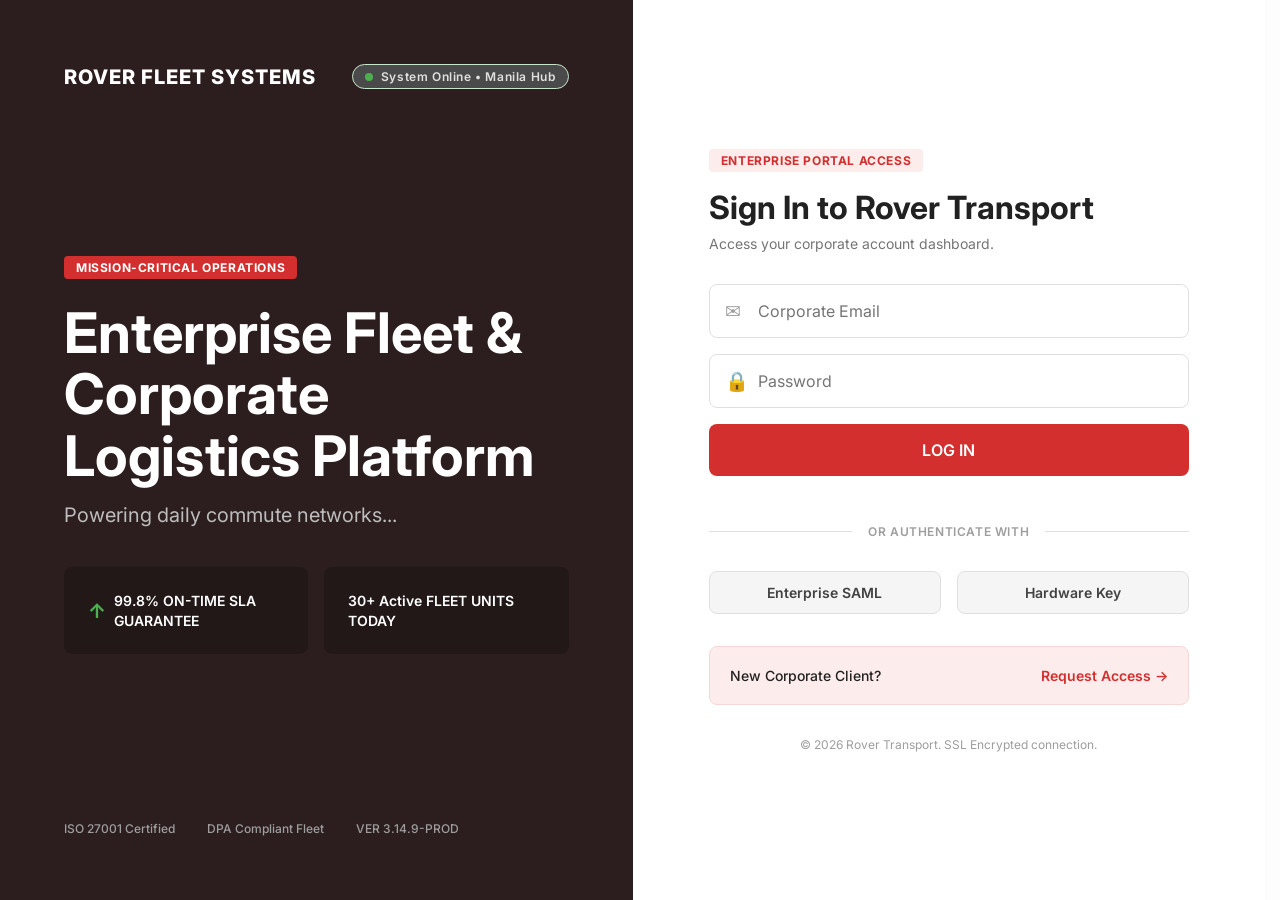
<file: reservation-details.html>
<!DOCTYPE html>
<html lang="en">
<head>
    <meta charset="UTF-8">
    <meta name="viewport" content="width=device-width, initial-scale=1.0">
    <title>ROVER | Reservation Manifest PB-006</title>
    <link rel="preconnect" href="https://fonts.googleapis.com">
    <link rel="preconnect" href="https://fonts.gstatic.com" crossorigin>
    <link href="https://fonts.googleapis.com/css2?family=Inter:wght@400;500;600;700;800&display=swap" rel="stylesheet">
    <link rel="stylesheet" href="css/base.css">
    <link rel="stylesheet" href="css/reservation-details.css">
</head>
<body>
    <div class="app-layout">
        <!-- Sidebar: Client Enterprise Workspace -->
        <aside class="sidebar" style="background-color: #2C1E1E;">
            <div class="sidebar-header" style="display: flex; align-items: center; gap: 0.5rem; padding: 24px 24px 20px 24px; border-bottom: 1px solid rgba(255,255,255,0.08); margin-bottom: 16px;">
                <h2 style="margin: 0; font-size: 22px; font-weight: 800; letter-spacing: 0.05em; color: white;">ROVER</h2>
                <span style="background: rgba(255,255,255,0.1); border: 1px solid rgba(255,255,255,0.2); font-size: 0.65rem; padding: 0.25rem 0.5rem; border-radius: 4px; font-weight: 700; letter-spacing: 0.05em; color: white;">ENTERPRISE</span>
            </div>
            <div style="font-size: 10px; color: #A0A0A0; font-weight: 600; letter-spacing: 0.5px; text-transform: uppercase; padding: 0 24px; margin-bottom: 8px;">CLIENT WORKSPACE</div>
            <nav class="sidebar-nav">
                <a href="client.html" class="nav-item" style="display: flex; align-items: center;">
                    <svg width="18" height="18" viewBox="0 0 24 24" fill="none" stroke="currentColor" stroke-width="2" stroke-linecap="round" stroke-linejoin="round" style="margin-right: 10px;"><rect x="3" y="3" width="7" height="7"></rect><rect x="14" y="3" width="7" height="7"></rect><rect x="14" y="14" width="7" height="7"></rect><rect x="3" y="14" width="7" height="7"></rect></svg>
                    My Dashboard
                </a>
                <a href="request-service.html" class="nav-item active" style="display: flex; align-items: center;">
                    <svg width="18" height="18" viewBox="0 0 24 24" fill="none" stroke="currentColor" stroke-width="2" stroke-linecap="round" stroke-linejoin="round" style="margin-right: 10px;"><circle cx="12" cy="12" r="10"></circle><line x1="12" y1="8" x2="12" y2="16"></line><line x1="8" y1="12" x2="16" y2="12"></line></svg>
                    Request Service
                </a>
                <a href="active-bookings.html" class="nav-item" style="display: flex; justify-content: space-between; align-items: center;">
                    <span style="display: flex; align-items: center;">
                        <svg width="18" height="18" viewBox="0 0 24 24" fill="none" stroke="currentColor" stroke-width="2" stroke-linecap="round" stroke-linejoin="round" style="margin-right: 10px;"><rect x="1" y="3" width="15" height="13"></rect><polygon points="16 8 20 8 23 11 23 16 16 16 8"></polygon><circle cx="5.5" cy="18.5" r="2.5"></circle><circle cx="18.5" cy="18.5" r="2.5"></circle></svg>
                        Active Bookings
                    </span>
                    <span style="background: rgba(255,255,255,0.15); padding: 2px 7px; border-radius: 10px; font-size: 11px;">3</span>
                </a>
                <a href="javascript:void(0)" class="nav-item" style="display: flex; align-items: center;">
                    <svg width="18" height="18" viewBox="0 0 24 24" fill="none" stroke="currentColor" stroke-width="2" stroke-linecap="round" stroke-linejoin="round" style="margin-right: 10px;"><rect x="2" y="5" width="20" height="14" rx="2"></rect><line x1="2" y1="10" x2="22" y2="10"></line></svg>
                    Billing &amp; Invoices
                </a>
            </nav>
            <div class="sidebar-footer" style="display: flex; flex-direction: column; gap: 1rem; border-top: 1px solid rgba(255,255,255,0.08); padding: 18px 24px; margin-top: auto;">
                <div style="display: flex; align-items: center; justify-content: space-between;">
                    <div style="display: flex; align-items: center; gap: 0.75rem;">
                        <div class="avatar" style="width: 36px; height: 36px; border-radius: 6px; background: #212121; color: #FFFFFF; display: flex; align-items: center; justify-content: center; font-size: 0.875rem; font-weight: 700; border: 1px solid rgba(255,255,255,0.1);">AL</div>
                        <div style="display: flex; flex-direction: column;">
                            <span id="clientCompanyNameDisplay" style="font-size: 0.875rem; font-weight: 600; color: #FFFFFF; line-height: 1.2;">Apex Logistics Global Inc.</span>
                            <span id="clientNameSidebarDisplay" style="font-size: 0.75rem; color: #9E9E9E; margin-top: 4px;">Rowena Mae Castaneda</span>
                        </div>
                    </div>
                    <button id="clientLogoutBtn" class="logout-btn" title="Log Out">
                        <svg width="20" height="20" viewBox="0 0 24 24" fill="none" stroke="currentColor" stroke-width="2" stroke-linecap="round" stroke-linejoin="round">
                            <path d="M9 21H5a2 2 0 0 1-2-2V5a2 2 0 0 1 2-2h4"></path>
                            <polyline points="16 17 21 12 16 7"></polyline>
                            <line x1="21" y1="12" x2="9" y2="12"></line>
                        </svg>
                    </button>
                </div>
            </div>
        </aside>

        <!-- Main Content -->
        <main class="main-content reservation-details-view">
            <!-- Top Navigation Bar -->
            <header class="top-nav">
                <div class="search-bar">
                    <input type="text" placeholder="Search reservations, reference IDs, routes..." style="width: 380px; padding: 8px 14px; border: 1px solid #E0E0E0; border-radius: 6px; font-size: 13px; outline: none; background: #FFFFFF; font-family: inherit;">
                </div>
                <div class="top-nav-right" style="display: flex; align-items: center; gap: 1.25rem;">
                    <div class="badge pill-badge" style="background: #E8F5E9; border-radius: 16px; padding: 6px 14px; font-size: 12px; font-weight: 600; color: #2E7D32; display: flex; align-items: center; gap: 6px; border: 1px solid #C8E6C9;">
                        <span class="status-dot" style="background: #2E7D32; width: 6px; height: 6px; border-radius: 50%; display: inline-block;"></span> Verified Corporate Partner • Active Agreement
                    </div>
                    <a href="javascript:void(0)" style="color: #757575; text-decoration: none; font-size: 13px; font-weight: 600;">Support</a>
                    <div style="position: relative; cursor: pointer; color: #757575; font-size: 1.2rem; display: flex; align-items: center;">
                        <svg width="18" height="18" viewBox="0 0 24 24" fill="none" stroke="currentColor" stroke-width="2" stroke-linecap="round" stroke-linejoin="round"><path d="M18 8A6 6 0 0 0 6 8c0 7-3 9-3 9h18s-3-2-3-9"></path><path d="M13.73 21a2 2 0 0 1-3.46 0"></path></svg>
                        <span style="position: absolute; top: -3px; right: -3px; background: #D32F2F; width: 8px; height: 8px; border-radius: 50%; border: 2px solid #FFFFFF;"></span>
                    </div>
                    <div id="topNavAvatar" class="avatar" style="width: 32px; height: 32px; border-radius: 50%; background: #D32F2F; color: white; display: flex; align-items: center; justify-content: center; font-size: 12px; font-weight: 700;">RC</div>
                </div>
            </header>

            <div class="workspace-container" style="padding: 32px; flex: 1;">
                <!-- Back Link -->
                <div style="margin-bottom: 12px;">
                    <a href="request-service.html" id="backToRequestsLink" style="display: inline-flex; align-items: center; gap: 6px; color: #D32F2F; text-decoration: none; font-size: 13px; font-weight: 600;">
                        &larr; Back to Service Requests
                    </a>
                </div>

                <!-- Breadcrumbs & Compliance Pill Row -->
                <div style="display: flex; justify-content: space-between; align-items: center; margin-bottom: 14px;">
                    <div class="breadcrumbs" style="color: #757575; font-size: 11px; font-weight: 600; letter-spacing: 0.05em; text-transform: uppercase;">
                        ROVER CLIENT GATEWAY / APEX LOGISTICS GLOBAL / <a href="request-service.html" style="color: #757575; text-decoration: none;">RESERVATIONS</a> / TICKET <span id="breadcrumbTicketId">#RQ-1042</span>
                    </div>
                    <div style="background: #E8F5E9; color: #2E7D32; border: 1px solid #A5D6A7; padding: 4px 10px; border-radius: 16px; font-size: 11px; font-weight: 700; letter-spacing: 0.05em; display: flex; align-items: center; gap: 6px;">
                        <span style="width: 6px; height: 6px; background: #2E7D32; border-radius: 50%; display: inline-block;"></span>
                        SEC VERIFIED CLIENT • SEC-202109482-C
                    </div>
                </div>

                <!-- Dynamic Success Notification Banner -->
                <div id="manifestNotificationBanner" style="display: none; background: #E8F5E9; border: 1px solid #A5D6A7; border-radius: 8px; padding: 12px 18px; margin-bottom: 20px; color: #2E7D32; font-size: 13px; font-weight: 600; align-items: center; gap: 10px;">
                    <span>✓</span> <span id="manifestNotificationText">Reservation cancelled successfully.</span>
                </div>

                <!-- Header Row -->
                <div style="display: flex; justify-content: space-between; align-items: flex-start; margin-bottom: 24px; flex-wrap: wrap; gap: 16px;">
                    <div>
                        <div style="display: flex; align-items: center; gap: 10px; flex-wrap: wrap;">
                            <h1 style="font-size: 24px; font-weight: 700; color: #212121; margin: 0;">Reservation Manifest <span id="manifestTicketIdTag" style="color: #D32F2F;">#RQ-1042</span></h1>
                            <span id="manifestStatusBadge" class="status-pill status-pending">• Pending Review</span>
                            <span style="background: #FFEBEE; color: #C62828; font-size: 11px; padding: 3px 8px; border-radius: 4px; font-weight: 700;">FORM PB-006</span>
                        </div>
                        <p style="font-size: 13px; color: #757575; margin-top: 6px; margin-bottom: 0;">Corporate Passenger Shuttle Manifest &amp; Administrative Dispatch Order</p>
                    </div>
                    <div style="display: flex; gap: 12px; align-items: center;">
                        <button type="button" id="printManifestBtn" class="btn-manifest-action btn-ghost" style="padding: 9px 16px; border: 1px solid #E0E0E0; border-radius: 6px; background: #FFFFFF; font-size: 13px; font-weight: 600; color: #424242; cursor: pointer; display: flex; align-items: center; gap: 6px;">
                            <svg width="15" height="15" viewBox="0 0 24 24" fill="none" stroke="currentColor" stroke-width="2" stroke-linecap="round" stroke-linejoin="round"><polyline points="6 9 6 2 18 2 18 9"></polyline><path d="M6 18H4a2 2 0 0 1-2-2v-5a2 2 0 0 1 2-2h16a2 2 0 0 1 2 2v5a2 2 0 0 1-2 2h-2"></path><rect x="6" y="14" width="12" height="8"></rect></svg>
                            Print Manifest
                        </button>
                        <button type="button" id="openCancelModalBtn" class="btn-manifest-action" style="padding: 9px 18px; border: 1px solid #FFCDD2; background: #FFEBEE; border-radius: 6px; font-size: 13px; font-weight: 600; color: #D32F2F; cursor: pointer; display: flex; align-items: center; gap: 6px; transition: all 0.2s;">
                            <svg width="14" height="14" viewBox="0 0 24 24" fill="none" stroke="currentColor" stroke-width="2" stroke-linecap="round" stroke-linejoin="round"><circle cx="12" cy="12" r="10"></circle><line x1="15" y1="9" x2="9" y2="15"></line><line x1="9" y1="9" x2="15" y2="15"></line></svg>
                            Cancel Reservation
                        </button>
                    </div>
                </div>

                <!-- 2-Column Grid (Left: 2fr, Right: 1fr, Gap: 24px) -->
                <div style="display: grid; grid-template-columns: 2fr 1fr; gap: 24px; margin-bottom: 32px;">
                    <!-- Left Column -->
                    <div style="display: flex; flex-direction: column; gap: 24px;">
                        <!-- 1. Route & Schedule Card -->
                        <div class="manifest-card" style="padding: 24px;">
                            <div style="display: flex; justify-content: space-between; align-items: center; border-bottom: 1px solid #F0F0F0; padding-bottom: 16px; margin-bottom: 20px;">
                                <div style="display: flex; align-items: center; gap: 8px;">
                                    <span style="width: 8px; height: 8px; background: #D32F2F; border-radius: 50%;"></span>
                                    <span style="font-size: 12px; font-weight: 700; color: #424242; letter-spacing: 0.5px; text-transform: uppercase;">ROUTE CORRIDOR &amp; TRANSIT SCHEDULE</span>
                                </div>
                                <span style="background: #F5F5F5; color: #616161; font-size: 11px; font-weight: 600; padding: 4px 10px; border-radius: 12px; border: 1px solid #E0E0E0;" id="manifestCorridorDistance">92.4 km (NLEX Corridor)</span>
                            </div>

                            <!-- Origin / Destination Block -->
                            <div style="margin-bottom: 24px; padding-left: 8px;">
                                <div style="display: flex; align-items: flex-start; gap: 14px;">
                                    <div style="display: flex; flex-direction: column; align-items: center; width: 14px; margin-top: 3px;">
                                        <span style="width: 12px; height: 12px; background: #D32F2F; border: 2px solid #FFCDD2; border-radius: 50%;"></span>
                                        <span style="border-left: 2px dashed #BDBDBD; height: 42px; margin: 4px 0;"></span>
                                        <span style="width: 12px; height: 12px; background: #2E7D32; border: 2px solid #C8E6C9; border-radius: 50%;"></span>
                                    </div>
                                    <div style="flex: 1; display: flex; flex-direction: column; gap: 16px;">
                                        <div>
                                            <div style="font-size: 11px; font-weight: 700; color: #9E9E9E; text-transform: uppercase; letter-spacing: 0.5px;">ORIGIN PICKUP HUB</div>
                                            <div id="manifestPickupLoc" style="font-size: 15px; font-weight: 700; color: #212121; margin-top: 2px;">Makati CBD (Ayala Tower 1)</div>
                                            <div style="font-size: 12px; color: #757575;">Terminal Bay 3 • Security Clear Access Authorized</div>
                                        </div>
                                        <div>
                                            <div style="font-size: 11px; font-weight: 700; color: #9E9E9E; text-transform: uppercase; letter-spacing: 0.5px;">DESTINATION TERMINAL</div>
                                            <div id="manifestDestLoc" style="font-size: 15px; font-weight: 700; color: #212121; margin-top: 2px;">Clark Logistics Hub Terminal 2</div>
                                            <div style="font-size: 12px; color: #757575;">Cargo Logistics Gate 4 • Priority Express Corridor</div>
                                        </div>
                                    </div>
                                </div>
                            </div>

                            <!-- Time Windows Sub-Cards -->
                            <div style="display: grid; grid-template-columns: 1fr 1fr; gap: 16px;">
                                <div style="background: #FAFAFA; border: 1px solid #ECEFF1; border-radius: 6px; padding: 14px 16px;">
                                    <div style="font-size: 11px; font-weight: 700; color: #757575; text-transform: uppercase; letter-spacing: 0.5px;">PICKUP DATE &amp; TIME</div>
                                    <div id="manifestPickupDate" style="font-size: 14px; font-weight: 700; color: #212121; margin-top: 6px;">Oct 28, 2026 • 06:30 AM</div>
                                    <div style="font-size: 11px; color: #2E7D32; margin-top: 4px; font-weight: 500;">✓ On-time arrival target / Gate clearance active</div>
                                </div>
                                <div style="background: #FAFAFA; border: 1px solid #ECEFF1; border-radius: 6px; padding: 14px 16px;">
                                    <div style="font-size: 11px; font-weight: 700; color: #757575; text-transform: uppercase; letter-spacing: 0.5px;">RETURN DATE &amp; TIME</div>
                                    <div id="manifestReturnDate" style="font-size: 14px; font-weight: 700; color: #212121; margin-top: 6px;">Oct 28, 2026 • 06:00 PM</div>
                                    <div style="font-size: 11px; color: #616161; margin-top: 4px;">Scheduled turnaround window</div>
                                </div>
                            </div>
                        </div>

                        <!-- 2. Requested Fleet Specifications Card -->
                        <div class="manifest-card" style="padding: 24px;">
                            <div style="display: flex; justify-content: space-between; align-items: center; border-bottom: 1px solid #F0F0F0; padding-bottom: 16px; margin-bottom: 20px;">
                                <div style="display: flex; align-items: center; gap: 8px;">
                                    <span style="font-size: 15px;">🚐</span>
                                    <span style="font-size: 12px; font-weight: 700; color: #424242; letter-spacing: 0.5px; text-transform: uppercase;">REQUESTED FLEET SPECIFICATIONS</span>
                                </div>
                                <span id="manifestUnitCountBadge" style="background: #E3F2FD; color: #1976D2; font-size: 11px; font-weight: 700; padding: 3px 8px; border-radius: 4px;">Manifest Unit 1 of 1</span>
                            </div>

                            <!-- Unit Box -->
                            <div style="border: 1px solid #E0E0E0; border-radius: 8px; padding: 18px; display: flex; justify-content: space-between; align-items: center; background: #FFFFFF; gap: 16px;">
                                <div style="display: flex; align-items: center; gap: 14px;">
                                    <div style="width: 44px; height: 44px; background: #F5F5F5; border-radius: 8px; display: flex; align-items: center; justify-content: center; font-size: 22px;">
                                        🚐
                                    </div>
                                    <div>
                                        <div id="manifestVehicleType" style="font-size: 15px; font-weight: 700; color: #212121;">Toyota HiAce Commuter (14 Seats)</div>
                                        <div style="font-size: 12px; color: #757575; margin-top: 2px;">High-Roof Passenger Van • 14 Seats Max • Toll RFID Installed</div>
                                    </div>
                                </div>
                                <span id="manifestPaxBadge" style="background: #F5F5F5; border: 1px solid #E0E0E0; color: #424242; padding: 4px 10px; border-radius: 6px; font-size: 12px; font-weight: 700; white-space: nowrap;">14 PAX MAX</span>
                            </div>

                            <!-- Allocation Status Box -->
                            <div id="allocationStatusBox" style="background: #FFF8E1; border: 1px solid #FFE082; border-radius: 8px; padding: 14px 16px; display: flex; align-items: flex-start; gap: 12px; margin-top: 16px;">
                                <span style="color: #F57F17; font-size: 16px; margin-top: 1px;">⏱</span>
                                <div style="font-size: 12.5px; color: #7F5800; line-height: 1.5;">
                                    <strong>Vehicle &amp; Driver Allocation Pending.</strong> Operations Manager is currently validating unit availability and driver shift clearance at Manila Hub.
                                </div>
                            </div>
                        </div>
                    </div>

                    <!-- Right Column -->
                    <div style="display: flex; flex-direction: column; gap: 24px;">
                        <!-- 1. Billing & Cost Allocation Card -->
                        <div class="manifest-card" style="padding: 24px;">
                            <div style="display: flex; justify-content: space-between; align-items: center; border-bottom: 1px solid #F0F0F0; padding-bottom: 14px; margin-bottom: 16px;">
                                <span style="font-size: 12px; font-weight: 700; color: #424242; letter-spacing: 0.5px; text-transform: uppercase;">BILLING &amp; COST ALLOCATION</span>
                                <span style="background: #E8F5E9; color: #2E7D32; font-size: 10px; font-weight: 700; padding: 2px 6px; border-radius: 4px;">SEC APPROVED</span>
                            </div>

                            <!-- Cost Center Box -->
                            <div style="background: #F9FAFB; border: 1px solid #E5E7EB; border-radius: 6px; padding: 12px 14px; margin-bottom: 16px;">
                                <div style="font-size: 10px; font-weight: 700; color: #9CA3AF; letter-spacing: 0.5px;">DEPARTMENT COST CENTER</div>
                                <div style="display: flex; justify-content: space-between; align-items: center; margin-top: 4px;">
                                    <span id="manifestCostCenter" style="font-size: 14px; font-weight: 700; color: #1F2937;">APX-LOG-OPS-2026</span>
                                    <span style="font-size: 11px; color: #059669; font-weight: 600;">✓ Auto-verified</span>
                                </div>
                            </div>

                            <!-- Line Items -->
                            <div style="display: flex; flex-direction: column; gap: 10px; font-size: 13px; color: #4B5563; border-bottom: 1px solid #F3F4F6; padding-bottom: 14px; margin-bottom: 14px;">
                                <div style="display: flex; justify-content: space-between;">
                                    <span>Base Vehicle Rate</span>
                                    <strong style="color: #111827;">PHP 8,800.00</strong>
                                </div>
                                <div style="display: flex; justify-content: space-between;">
                                    <span>Estimated Tolls (NLEX)</span>
                                    <strong style="color: #111827;">PHP 2,150.00</strong>
                                </div>
                                <div style="display: flex; justify-content: space-between;">
                                    <span>Driver Per Diem &amp; Staging</span>
                                    <strong style="color: #111827;">PHP 1,500.00</strong>
                                </div>
                            </div>

                            <!-- Total Fee & Payment Terms -->
                            <div>
                                <div style="display: flex; justify-content: space-between; align-items: baseline; margin-bottom: 6px;">
                                    <span style="font-size: 12px; font-weight: 600; color: #6B7280; text-transform: uppercase;">ESTIMATED TOTAL</span>
                                    <span id="manifestTotalFee" style="font-size: 20px; font-weight: 800; color: #D32F2F;">PHP 12,450.00</span>
                                </div>
                                <div style="font-size: 11px; color: #9CA3AF; text-align: right;">Payment Terms: Corporate Credit Account • Net 30</div>
                            </div>
                        </div>

                        <!-- 2. Support Desk Card -->
                        <div class="manifest-card" style="padding: 24px;">
                            <div style="font-size: 12px; font-weight: 700; color: #424242; letter-spacing: 0.5px; text-transform: uppercase; margin-bottom: 14px; border-bottom: 1px solid #F0F0F0; padding-bottom: 10px;">
                                SUPPORT &amp; DISPATCH DESK
                            </div>
                            <div style="background: #FFF5F5; border: 1px solid #FED7D7; border-radius: 6px; padding: 12px 14px; margin-bottom: 14px; display: flex; align-items: center; gap: 10px;">
                                <span style="font-size: 18px; color: #C53030;">☎</span>
                                <div>
                                    <div style="font-size: 10px; font-weight: 700; color: #9B2C2C; text-transform: uppercase;">24/7 PRIORITY DISPATCH HOTLINE</div>
                                    <div style="font-size: 14px; font-weight: 700; color: #742A2A;">+63 (2) 8888-ROVER</div>
                                </div>
                            </div>
                            <div>
                                <div style="font-size: 11px; font-weight: 600; color: #757575;">Assigned Dispatch Liaison:</div>
                                <div style="font-size: 13px; font-weight: 600; color: #212121; margin-top: 2px;">Eduardo Mendoza</div>
                                <div style="font-size: 11px; color: #9E9E9E;">Senior Operations Coordinator (Hub 01)</div>
                            </div>
                        </div>
                    </div>
                </div>

                <!-- Governance Footer -->
                <div style="border-top: 1px solid #EAEAEA; padding-top: 18px; display: flex; justify-content: space-between; align-items: center; font-size: 11px; color: #9E9E9E; flex-wrap: wrap; gap: 12px;">
                    <div>Rover Enterprise Security &amp; DPA Governance • Client reservation changes are audited under RA 10173.</div>
                    <div>SEC: CS2023-11094 • BIR: 009-881-284-000</div>
                </div>
            </div>
        </main>
    </div>

    <!-- Cancellation Modal (PB-006) -->
    <div id="cancelModalOverlay" class="modal-overlay" style="display: none; position: fixed; inset: 0; background: rgba(0,0,0,0.6); z-index: 1000; justify-content: center; align-items: center;">
        <div style="background: #FFFFFF; border-radius: 10px; width: 560px; max-width: 90vw; padding: 28px; box-shadow: 0 16px 36px rgba(0,0,0,0.25); position: relative; box-sizing: border-box;">
            <!-- Header -->
            <div style="display: flex; justify-content: space-between; align-items: flex-start; border-bottom: 1px solid #EEEEEE; padding-bottom: 16px; margin-bottom: 20px;">
                <div style="display: flex; align-items: center; gap: 12px;">
                    <div style="width: 38px; height: 38px; border-radius: 50%; background: #FFEBEE; color: #D32F2F; display: flex; align-items: center; justify-content: center; font-size: 20px;">
                        🛡
                    </div>
                    <div>
                        <h3 style="margin: 0; font-size: 18px; font-weight: 700; color: #212121;">Cancel Reservation Request</h3>
                        <div id="cancelModalSubtitleTicketId" style="font-size: 12px; color: #757575; margin-top: 2px;">FORM PB-006 • MANIFEST TICKET #RQ-1042</div>
                    </div>
                </div>
                <button id="closeModalCrossBtn" type="button" style="background: none; border: none; font-size: 22px; color: #9E9E9E; cursor: pointer; padding: 4px; line-height: 1;">&times;</button>
            </div>

            <!-- Amber Warning Alert -->
            <div style="background: #FFF8E1; border: 1px solid #FFE082; border-radius: 6px; padding: 12px 14px; margin-bottom: 20px; display: flex; align-items: flex-start; gap: 10px;">
                <span style="color: #F57F17; font-size: 16px; margin-top: 1px;">⚠️</span>
                <div style="font-size: 12px; color: #7F5800; line-height: 1.4;">
                    Cancellations submitted within 24 hours of scheduled departure may incur a 15% standby surcharge per Master Service Agreement Section 4.2.
                </div>
            </div>

            <!-- Form Body -->
            <form id="cancelReservationForm">
                <div class="form-group" style="margin-bottom: 16px;">
                    <label for="cancelReasonSelect" class="modal-label" style="display: block; font-size: 12px; font-weight: 600; color: #424242; margin-bottom: 6px;">Reason for Cancellation *</label>
                    <select id="cancelReasonSelect" required class="modal-input" style="width: 100%; padding: 9px 12px; border: 1px solid #E0E0E0; border-radius: 6px; font-family: inherit; font-size: 13px; outline: none; background: #FFFFFF; cursor: pointer;">
                        <option value="Client Schedule Change">Client Schedule Change</option>
                        <option value="Executive Delegation Flight Rescheduled">Executive Delegation Flight Rescheduled</option>
                        <option value="Site Inspection Postponed">Site Inspection Postponed</option>
                        <option value="Route Consolidated with Existing Dispatch">Route Consolidated with Existing Dispatch</option>
                        <option value="Other Operational Reason">Other Operational Reason</option>
                    </select>
                </div>

                <div class="form-group" style="margin-bottom: 20px;">
                    <label for="cancelNotesTextarea" class="modal-label" style="display: block; font-size: 12px; font-weight: 600; color: #424242; margin-bottom: 6px;">Operational Justification / Internal Notes</label>
                    <textarea id="cancelNotesTextarea" rows="3" placeholder="Describe the operational circumstances requiring ticket cancellation..." class="modal-input" style="width: 100%; padding: 9px 12px; border: 1px solid #E0E0E0; border-radius: 6px; font-family: inherit; font-size: 13px; outline: none; resize: vertical; box-sizing: border-box;"></textarea>
                </div>

                <!-- Summary Box -->
                <div style="background: #F9FAFB; border: 1px solid #E5E7EB; border-radius: 6px; padding: 14px 16px; margin-bottom: 24px; display: grid; grid-template-columns: 1fr 1fr; gap: 12px;">
                    <div>
                        <div style="font-size: 11px; font-weight: 600; color: #9CA3AF;">TARGET MANIFEST</div>
                        <div id="cancelSummaryTicketId" style="font-size: 14px; font-weight: 700; color: #1F2937; margin-top: 2px;">#RQ-1042</div>
                    </div>
                    <div>
                        <div style="font-size: 11px; font-weight: 600; color: #9CA3AF;">ESTIMATED SAVINGS</div>
                        <div id="cancelEstimatedSavings" style="font-size: 14px; font-weight: 700; color: #059669; margin-top: 2px;">PHP 10,582.50</div>
                    </div>
                </div>

                <!-- Actions Footer -->
                <div style="display: flex; justify-content: flex-end; gap: 12px; border-top: 1px solid #EEEEEE; padding-top: 16px;">
                    <button type="button" id="keepReservationBtn" class="btn-ghost" style="padding: 10px 18px; border: 1px solid #E0E0E0; background: white; border-radius: 6px; font-size: 13px; font-weight: 600; color: #616161; cursor: pointer;">Keep Reservation</button>
                    <button type="submit" id="confirmCancellationSubmitBtn" style="padding: 10px 22px; background: #C62828; color: white; border: none; border-radius: 6px; font-size: 13px; font-weight: 600; cursor: pointer; transition: background-color 0.2s;">Confirm Cancellation</button>
                </div>
            </form>
        </div>
    </div>

    <!-- Core Scripts -->
    <script src="js/db.js"></script>
    <script src="js/reservation-details.js"></script>
</body>
</html>
</file>
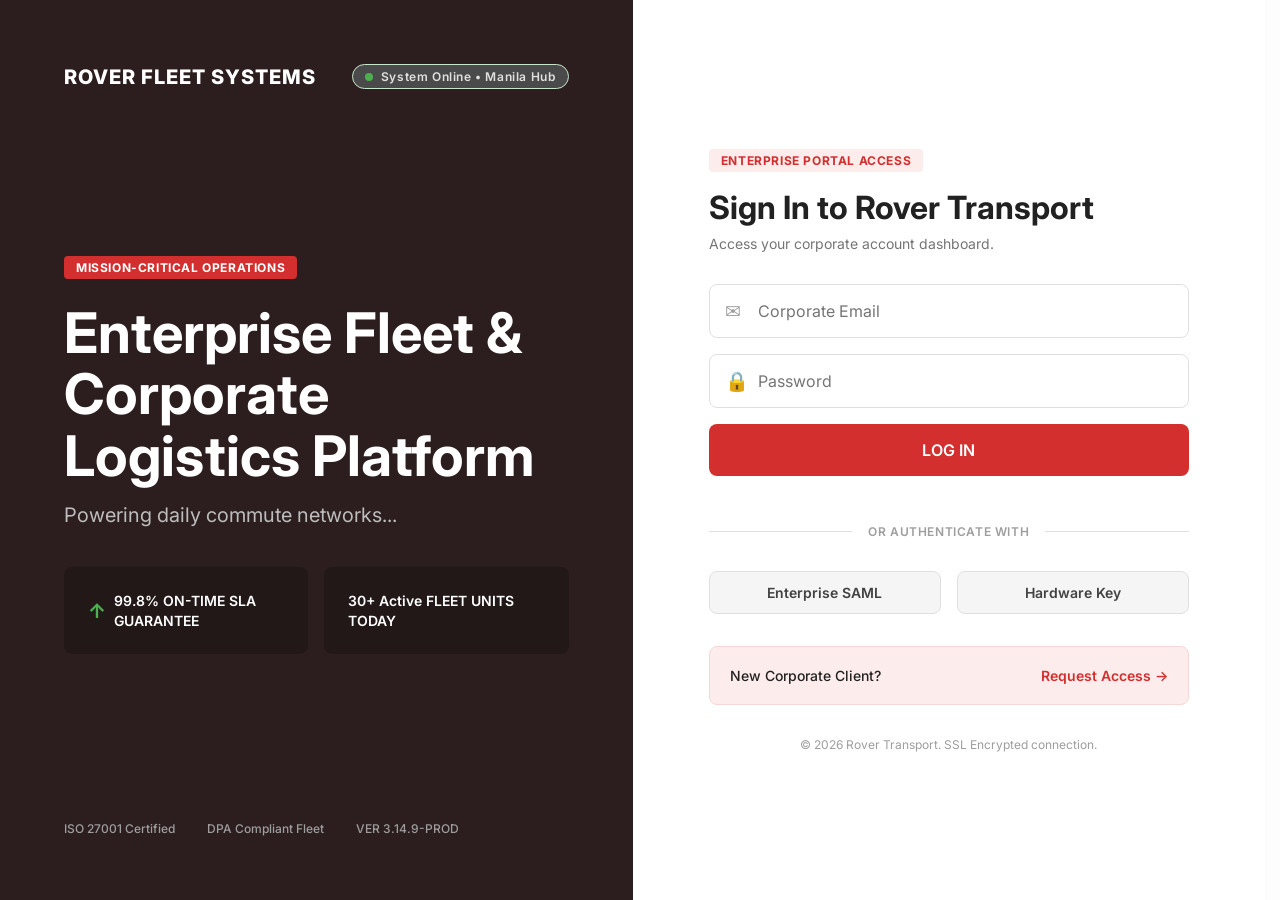
<file: service-orders.html>
<!DOCTYPE html>
<html lang="en">
<head>
    <meta charset="UTF-8">
    <meta name="viewport" content="width=device-width, initial-scale=1.0">
    <title>ROVER | Fleet Dispatch Staging &amp; Routing</title>
    <link rel="preconnect" href="https://fonts.googleapis.com">
    <link rel="preconnect" href="https://fonts.gstatic.com" crossorigin>
    <link href="https://fonts.googleapis.com/css2?family=Inter:wght@400;500;600;700;800&display=swap" rel="stylesheet">
    <link rel="stylesheet" href="css/base.css">
    <link rel="stylesheet" href="css/service-orders.css">
</head>
<body>
    <div class="admin-layout">
        <!-- Sidebar -->
        <aside class="sidebar">
            <div class="sidebar-header">
                <h2>ROVER</h2>
                <div id="sidebarSubtext" class="subtext">MANAGEMENT &bull; FLEET OPERATIONS</div>
            </div>
            <nav class="sidebar-nav" id="sidebarNav">
                <a href="manager.html" class="nav-item">Fleet Telemetry</a>
                <a href="service-orders.html" class="nav-item active">Service Orders</a>
                <a href="service-orders.html" class="nav-item">Dispatch Queue</a>
                <a href="fleet-registry.html" class="nav-item">Fleet Registry</a>
                <a href="forecasting.html" class="nav-item">Demand Forecasting</a>
                <a href="javascript:void(0)" class="nav-item">SLA Analytics</a>
                <a href="javascript:void(0)" class="nav-item">Maintenance Logs</a>
            </nav>
            <div class="sidebar-footer">
                <div style="display: flex; align-items: center; gap: 0.75rem;">
                    <div class="avatar" id="userAvatarInitials" style="width: 32px; height: 32px; border-radius: 50%; background: #212121; color: white; display: flex; align-items: center; justify-content: center; font-size: 0.875rem; font-weight: 600;">SM</div>
                    <div style="display: flex; flex-direction: column;">
                        <span id="userFullName" style="font-size: 0.875rem; font-weight: 600; color: #FFFFFF; line-height: 1.2;">Sigmund Malacas</span>
                        <span id="userRoleText" style="font-size: 0.7rem; color: #9E9E9E; letter-spacing: 0.05em; text-transform: uppercase; margin-top: 2px;">OPERATIONS MANAGER</span>
                    </div>
                </div>
                <button id="managerLogoutBtn" class="logout-btn" title="Log Out">
                    <svg width="20" height="20" viewBox="0 0 24 24" fill="none" stroke="currentColor" stroke-width="2" stroke-linecap="round" stroke-linejoin="round">
                        <path d="M9 21H5a2 2 0 0 1-2-2V5a2 2 0 0 1 2-2h4"></path>
                        <polyline points="16 17 21 12 16 7"></polyline>
                        <line x1="21" y1="12" x2="9" y2="12"></line>
                    </svg>
                </button>
            </div>
        </aside>

        <!-- Main Content -->
        <main class="main-content service-orders-view">
            <!-- Top Navigation -->
            <header class="top-nav">
                <div style="display: flex; align-items: center; gap: 1rem;">
                    <div class="breadcrumbs" style="color: #757575; font-size: 0.75rem; font-weight: 600; letter-spacing: 0.05em; margin: 0;">OPERATIONS / DISPATCH / FORM PB-008</div>
                    <span class="badge green-badge" style="background: #E8F5E9; border-radius: 16px; padding: 6px 14px; font-size: 12px; font-weight: 600; color: #2E7D32; display: flex; align-items: center; gap: 6px; border: 1px solid #C8E6C9;">
                        <span class="status-dot" style="background: #2E7D32; width: 6px; height: 6px; border-radius: 50%; display: inline-block;"></span> SYSTEM OPERATIONAL &bull; ALL SENSORS LIVE
                    </span>
                </div>
                <div style="display: flex; align-items: center; gap: 1rem; font-size: 0.875rem; color: #424242;">
                    <span class="datetime" style="font-weight: 500; font-size: 12px; color: #64748B;">Oct 28, 2026 08:00 AM PHT</span>
                    <select style="padding: 0.25rem 0.5rem; border: 1px solid #EAEAEA; border-radius: 4px; font-weight: 600; outline: none; background: white; cursor: pointer; font-size: 12px;">
                        <option>Manila Hub</option>
                        <option>Clark Logistics Hub</option>
                        <option>Cebu Hub</option>
                    </select>
                </div>
            </header>

            <div class="dashboard-container">
                <!-- Header Section -->
                <div class="dashboard-header">
                    <div>
                        <h1>Fleet Dispatch Staging &amp; Routing</h1>
                        <p class="subtext">Allocate commercial fleet assets, assign rostered drivers, and stage dispatches for final Administrator confirmation.</p>
                    </div>
                    <div class="header-actions" style="display: flex; justify-content: flex-end; align-items: center; gap: 12px;">
                        <button class="btn-ghost" style="padding: 10px 20px; border-radius: 4px; width: fit-content; border: 1px solid #EAEAEA; background: white; cursor: pointer; font-weight: 600; font-size: 0.875rem;">Audit Log Archive</button>
                        <button class="btn-primary" style="padding: 10px 20px; background: #D32F2F; color: white; border: none; border-radius: 4px; width: fit-content; cursor: pointer; font-weight: 600; font-size: 0.875rem;">Export Dispatch Log</button>
                    </div>
                </div>

                <!-- 4-Column Metric Grid -->
                <div class="metrics-grid">
                    <div class="dashboard-metric-card">
                        <div class="metric-label">PENDING BOOKINGS</div>
                        <div class="metric-num" id="metricPendingCount">14</div>
                        <div class="metric-meta">
                            <span style="color: #D32F2F; font-weight: 600;">3 Escalated</span> &bull; <span>Manila Cluster 01</span>
                        </div>
                    </div>
                    <div class="dashboard-metric-card">
                        <div class="metric-label">AVAILABLE FLEET</div>
                        <div class="metric-num">28 <span class="metric-sub-num">/ 31 Units</span></div>
                        <div class="metric-meta">
                            <span style="color: #1976D2; font-weight: 600;">90.3% Active Fleet</span> &bull; <span>3 Under Service</span>
                        </div>
                    </div>
                    <div class="dashboard-metric-card">
                        <div class="metric-label">DUTY DRIVERS</div>
                        <div class="metric-num">12 <span class="metric-sub-num">/ 15</span></div>
                        <div class="metric-meta">
                            <span style="color: #2E7D32; font-weight: 600;">Optimal Capacity</span> &bull; <span>3 on Active Trip</span>
                        </div>
                    </div>
                    <div class="dashboard-metric-card">
                        <div class="metric-label">DISPATCH LATENCY</div>
                        <div class="metric-num">4.2m</div>
                        <div class="metric-meta">
                            <span style="color: #2E7D32; font-weight: 600;">Target &lt; 5.0m</span> &bull; <span>SLA Benchmark</span>
                        </div>
                    </div>
                </div>

                <!-- Table Container -->
                <div class="data-table-container">
                    <div class="table-toolbar">
                        <div style="display: flex; align-items: center; gap: 16px;">
                            <h2 style="font-size: 1rem; color: #212121; margin: 0; font-weight: 700;">Fleet Concurrency &amp; Booking Queue</h2>
                            <input type="text" id="orderSearchInput" class="table-search-input" placeholder="Search Booking ID, Client, Route...">
                        </div>
                        <div class="filter-group">
                            <span style="font-size: 12px; color: #888888; font-weight: 600;">FILTER:</span>
                            <button id="filterAllBtn" class="filter-btn active">All Requests (3)</button>
                            <button id="filterPendingBtn" class="filter-btn">Pending Conflicts (1)</button>
                            <button id="filterAssignedBtn" class="filter-btn">Assigned (2)</button>
                            <button id="btnManualDispatchTrigger" class="btn-primary" style="background: #D32F2F; color: white; border: none; padding: 6px 16px; border-radius: 4px; width: fit-content; font-size: 0.875rem; font-weight: 600; cursor: pointer; margin-left: 8px;">+ Manual Dispatch</button>
                        </div>
                    </div>
                    <table class="data-table">
                        <thead>
                            <tr>
                                <th>BOOKING ID</th>
                                <th>CLIENT ENTITY</th>
                                <th>ORIGIN &amp; ROUTE</th>
                                <th>PICKUP WINDOW</th>
                                <th>FLEET REQUIRED</th>
                                <th>SCHEDULE AUDIT</th>
                                <th>ACTIONS</th>
                            </tr>
                        </thead>
                        <tbody id="dispatchTableBody">
                            <!-- Row #RQ-1042 -->
                            <tr id="row-RQ-1042">
                                <td><strong style="color: #1565C0; cursor: pointer;" class="btn-view-trip-details" data-booking-id="RQ-1042">#RQ-1042</strong></td>
                                <td>
                                    <div style="font-weight: 600; color: #212121;">Apex Logistics Global Inc.</div>
                                    <div style="font-size: 11px; color: #757575;">Approved Corporate Partner</div>
                                </td>
                                <td>
                                    <div style="font-weight: 500; color: #212121;">Makati CBD &rarr; Clark Logistics Hub</div>
                                </td>
                                <td>
                                    <div style="font-size: 13px; color: #424242;">Oct 28, 2026 &bull; 08:00 &ndash; 18:00 PHT</div>
                                </td>
                                <td id="fleetCellRQ1042">
                                    <div style="font-size: 13px; font-weight: 600; color: #212121;">1x HiAce Commuter</div>
                                </td>
                                <td>
                                    <span class="pill-audit pill-overlap" id="auditStatusRQ1042">
                                        <span class="dot-overlap"></span> Schedule Overlap
                                    </span>
                                </td>
                                <td id="actionCellRQ1042">
                                    <button id="btnResolveRQ1042" class="btn-conflict-action">Resolve Conflict &rarr;</button>
                                </td>
                            </tr>
                            <!-- Row #RQ-1039 -->
                            <tr id="row-RQ-1039">
                                <td><strong style="color: #1565C0; cursor: pointer;" class="btn-view-trip-details" data-booking-id="RQ-1039">#RQ-1039</strong></td>
                                <td>
                                    <div style="font-weight: 600; color: #212121;">San Miguel Aerocity Core</div>
                                    <div style="font-size: 11px; color: #757575;">Industrial Enterprise</div>
                                </td>
                                <td>
                                    <div style="font-weight: 500; color: #212121;">BGC &rarr; Bulacan Airport Site</div>
                                </td>
                                <td>
                                    <div style="font-size: 13px; color: #424242;">Oct 28, 2026 &bull; 09:30 &ndash; 16:00 PHT</div>
                                </td>
                                <td>
                                    <div style="font-size: 13px; font-weight: 600; color: #212121;">2x Mitsubishi L300 FB (Utility Shuttle)</div>
                                </td>
                                <td>
                                    <span class="pill-audit pill-dispatched">
                                        <span class="dot-dispatched"></span> Dispatched
                                    </span>
                                </td>
                                <td>
                                    <button type="button" class="btn-view-trip-details action-link" data-booking-id="RQ-1039" style="background: none; border: none; cursor: pointer; padding: 0; font-family: inherit;">View Details</button>
                                </td>
                            </tr>
                            <!-- Row #RQ-1038 -->
                            <tr id="row-RQ-1038">
                                <td><strong style="color: #1565C0; cursor: pointer;" class="btn-view-trip-details" data-booking-id="RQ-1038">#RQ-1038</strong></td>
                                <td>
                                    <div style="font-weight: 600; color: #212121;">Subic FreePort Trans</div>
                                    <div style="font-size: 11px; color: #757575;">Logistics Transit</div>
                                </td>
                                <td>
                                    <div style="font-weight: 500; color: #212121;">Manila &rarr; SBMA Terminal</div>
                                </td>
                                <td>
                                    <div style="font-size: 13px; color: #424242;">Oct 28, 2026 &bull; 07:30 &ndash; 13:30 PHT</div>
                                </td>
                                <td>
                                    <div style="font-size: 13px; font-weight: 600; color: #212121;">1x HiAce <span style="font-size: 11px; color: #64748B; font-weight: normal;">(RV-VAN-104 Assigned)</span></div>
                                </td>
                                <td>
                                    <span class="pill-audit pill-locked">
                                         <span class="dot-locked"></span> In Transit (Live)
                                    </span>
                                </td>
                                <td>
                                    <button type="button" class="btn-view-trip-details action-link" data-booking-id="RQ-1038" style="background: none; border: none; cursor: pointer; padding: 0; font-family: inherit;">View Details</button>
                                </td>
                            </tr>
                        </tbody>
                    </table>
                    <div style="padding: 1rem 1.5rem; font-size: 0.75rem; color: #757575; border-top: 1px solid #EEEEEE; display: flex; justify-content: space-between; align-items: center;">
                        <span>Showing 3 active bookings &bull; PB-008 Automated Concurrency Engine Active</span>
                        <span>Corridor: Manila – NLEX / Clark / Subic</span>
                    </div>
                </div>
            </div>
        </main>
    </div>

    <!-- Conflict Resolution Modal Overlay -->
    <div id="conflictModal" class="modal-overlay">
        <div class="conflict-modal-dialog">
            <div class="conflict-modal-header">
                <div class="conflict-modal-title">
                    <span>Vehicle Allocation &amp; Conflict Validation</span>
                    <span class="modal-badge-form">FORM PB-008</span>
                </div>
                <button id="closeConflictModalBtn" class="conflict-modal-close" title="Close Modal">&times;</button>
            </div>
            <div class="conflict-modal-body">
                <!-- Summary Card -->
                <div class="conflict-summary-card">
                    <div>
                        <div class="summary-item-label">CLIENT ENTITY</div>
                        <div class="summary-item-value" id="summaryClientName">Apex Logistics Global</div>
                    </div>
                    <div>
                        <div class="summary-item-label">ROUTE CORRIDOR</div>
                        <div class="summary-item-value" id="summaryRoute">Makati CBD &rarr; Clark</div>
                    </div>
                    <div>
                        <div class="summary-item-label">SCHEDULE WINDOW</div>
                        <div class="summary-item-value" id="summaryWindow">Oct 28 &bull; 08:00 &ndash; 18:00</div>
                    </div>
                    <div>
                        <div class="summary-item-label">FLEET REQUIRED</div>
                        <div class="summary-item-value" id="summaryRequired">1x Toyota HiAce Commuter (14-Seater)</div>
                    </div>
                </div>

                <!-- Collision Alert Card -->
                <div class="collision-alert-card">
                    <div class="collision-alert-icon">&#9888;</div>
                    <div class="collision-alert-text">
                        <strong>Schedule Overlap Collision Detected.</strong> Vehicle <strong>RV-VAN-104</strong> is locked for Trip <strong>#RQ-1038 (07:30 &ndash; 13:30)</strong>. Overlap: <strong>5 hrs 30 mins</strong>. PB-008 concurrency validation blocks this assignment.
                    </div>
                </div>

                <!-- Gantt Schedule Timeline -->
                <div class="gantt-container">
                    <div class="gantt-title-row">
                        <span class="gantt-title">Fleet Schedule Concurrency Timeline (06:00 &ndash; 20:00 PHT)</span>
                        <span style="font-size: 11px; color: #64748B;">Validation Grid &bull; 14-Hour Span</span>
                    </div>
                    <div class="gantt-scale-header">
                        <span class="gantt-tick">06:00</span>
                        <span class="gantt-tick">08:00</span>
                        <span class="gantt-tick">10:00</span>
                        <span class="gantt-tick">12:00</span>
                        <span class="gantt-tick">14:00</span>
                        <span class="gantt-tick">16:00</span>
                        <span class="gantt-tick">18:00</span>
                        <span class="gantt-tick">20:00</span>
                    </div>

                    <!-- Track 1: RV-VAN-104 -->
                    <div class="gantt-track-item">
                        <div class="gantt-track-header">
                            <span class="gantt-track-name">RV-VAN-104 (HiAce Commuter)</span>
                            <span class="gantt-badge-locked">LOCKED &bull; TRIP #RQ-1038 (07:30&ndash;13:30)</span>
                        </div>
                        <div class="gantt-track-bar-wrapper">
                            <!-- Vertical grid markings -->
                            <div class="gantt-gridline" style="left: 14.3%;"></div>
                            <div class="gantt-gridline" style="left: 28.6%;"></div>
                            <div class="gantt-gridline" style="left: 42.9%;"></div>
                            <div class="gantt-gridline" style="left: 57.1%;"></div>
                            <div class="gantt-gridline" style="left: 71.4%;"></div>
                            <div class="gantt-gridline" style="left: 85.7%;"></div>
                            
                            <!-- Base trip bar: 07:30 - 13:30 -->
                            <div class="gantt-bar-blocked">Trip #RQ-1038</div>
                            <!-- Collision window: 08:00 - 13:30 -->
                            <div class="gantt-bar-collision-stripe">COLLISION: 5h 30m OVERLAP</div>
                        </div>
                    </div>

                    <!-- Track 2: RV-VAN-112 -->
                    <div class="gantt-track-item" style="margin-bottom: 0;">
                        <div class="gantt-track-header">
                            <span class="gantt-track-name">RV-VAN-112 (Toyota HiAce Commuter Deluxe)</span>
                            <span class="gantt-badge-clear">100% BUFFER AVAILABLE</span>
                        </div>
                        <div class="gantt-track-bar-wrapper">
                            <!-- Vertical grid markings -->
                            <div class="gantt-gridline" style="left: 14.3%;"></div>
                            <div class="gantt-gridline" style="left: 28.6%;"></div>
                            <div class="gantt-gridline" style="left: 42.9%;"></div>
                            <div class="gantt-gridline" style="left: 57.1%;"></div>
                            <div class="gantt-gridline" style="left: 71.4%;"></div>
                            <div class="gantt-gridline" style="left: 85.7%;"></div>
                            
                            <!-- Clear buffer bar: 08:00 - 18:00 -->
                            <div class="gantt-bar-clear-buffer">CLEARED BUFFER &bull; ASSIGNMENT READY (08:00&ndash;18:00)</div>
                        </div>
                    </div>
                </div>

                <!-- Reassignment Selectors Form -->
                <form id="conflictReassignForm" onsubmit="event.preventDefault();">
                    <div class="reassignment-form-grid">
                        <div class="form-group">
                            <label for="reassignVehicleSelect" class="form-label">REASSIGN FLEET UNIT</label>
                            <select id="reassignVehicleSelect" class="form-select" required>
                                <option value="RV-VAN-104" disabled>RV-VAN-104 — Toyota HiAce Commuter (14 Seats) (Plate: NVA-1234 • Blocked: Overlap with RQ-1038)</option>
                                <option value="RV-VAN-112" selected>RV-VAN-112 — Toyota HiAce Commuter Deluxe (14 Seats) (Plate: NCL-8821 • Available • Manila Hub)</option>
                                <option value="RV-URV-101">RV-URV-101 — Nissan NV350 Urvan (15 Seats) (Plate: NBQ-5678 • Available • Manila Hub)</option>
                                <option value="RV-STR-201">RV-STR-201 — Hyundai Grand Starex Executive (10 Seats) (Plate: NCR-9012 • Available • Makati Station)</option>
                                <option value="RV-L30-303">RV-L30-303 — Mitsubishi L300 FB Body (16 Seats) (Plate: DAG-6543 • Available • Clark Logistics Hub)</option>
                                <option value="RV-TRV-401">RV-TRV-401 — Isuzu Traviz Commercial Shuttle (16 Seats) (Plate: NDX-3821 • Available • Manila Hub)</option>
                            </select>
                        </div>
                        <div class="form-group">
                            <label for="reassignDriverSelect" class="form-label">ASSIGN CERTIFIED DRIVER</label>
                            <select id="reassignDriverSelect" class="form-select" required>
                                <option value="RVR-FLT-0382" selected>Eduardo Santos - ID: RVR-FLT-0382 &bull; Clear</option>
                                <option value="RVR-FLT-0211">Marco Polo - ID: RVR-FLT-0211 &bull; Clear</option>
                            </select>
                        </div>
                    </div>
                    <div class="form-group" style="margin-top: 14px;">
                        <label for="dispatchNotesText" class="form-label">DISPATCH NOTES</label>
                        <textarea id="dispatchNotesText" class="form-textarea" rows="2">PB-008 automated concurrency clearance verified.</textarea>
                    </div>
                </form>
            </div>
            <div class="conflict-modal-footer">
                <span style="font-size: 12px; color: #64748B; display: flex; align-items: center; gap: 6px;">
                    <span style="color: #2E7D32; font-weight: 700;">&#10004;</span> PB-008 Concurrency Validation Ready
                </span>
                <div style="display: flex; gap: 12px; align-items: center;">
                    <button type="button" id="cancelConflictBtn" class="btn-ghost-modal">Cancel</button>
                    <button type="button" id="confirmAssignmentBtn" class="btn-confirm-conflict">Confirm Assignment &amp; Clear Conflict</button>
                </div>
            </div>
        </div>
    </div>

    <!-- Manual Fleet Dispatch Staging Modal -->
    <div id="manualDispatchModal" class="modal-backdrop" style="display: none; position: fixed; inset: 0; background: rgba(0, 0, 0, 0.65); z-index: 2000; justify-content: center; align-items: center; padding: 20px;">
      <div class="modal-window" style="background: #FFFFFF; width: 780px; max-width: 95vw; max-height: 90vh; border-radius: 10px; display: flex; flex-direction: column; overflow: hidden; box-shadow: 0 20px 50px rgba(0,0,0,0.3); border: 1px solid #ECEFF1;">
        <div style="padding: 20px 28px; border-bottom: 1px solid #ECEFF1; display: flex; justify-content: space-between; align-items: flex-start; background: #FFFFFF;">
          <div>
            <div style="display: flex; align-items: center; gap: 10px;">
              <h2 style="margin: 0; font-size: 18px; font-weight: 800; color: #111827;">Manual Fleet Dispatch Staging</h2>
              <span style="background: #FFF8E1; color: #E65100; font-size: 11px; font-weight: 700; padding: 3px 8px; border-radius: 4px; letter-spacing: 0.5px;">MANAGER WORKSPACE</span>
            </div>
            <p style="margin: 4px 0 0; font-size: 12px; color: #6B7280;">Assign vehicle assets and active duty drivers. Staged dispatches require Administrator confirmation before gate pass release.</p>
          </div>
          <button type="button" id="closeManualDispatchModalBtn" style="background: none; border: none; font-size: 22px; color: #9E9E9E; cursor: pointer; padding: 4px 8px; line-height: 1;">&times;</button>
        </div>
        <form id="manualDispatchForm" style="padding: 24px 28px; overflow-y: auto; display: flex; flex-direction: column; gap: 18px; background: #FAFAFA; margin: 0;">
          <div>
            <label for="dispatchTargetBooking" style="display: block; font-size: 11px; font-weight: 700; color: #374151; margin-bottom: 6px; text-transform: uppercase;">Target Client Reservation *</label>
            <select id="dispatchTargetBooking" required style="width: 100%; padding: 10px 12px; border: 1px solid #D1D5DB; border-radius: 6px; font-size: 13px; background: #FFFFFF; color: #111827;">
              <option value="">Select unassigned booking request...</option>
              <option value="RQ-8821" data-client="Apex Logistics Global Inc." data-route="Metro Manila Hub → BGC Corporate Center" data-time="Oct 28, 2026 • 21:00 – 02:00 PHT" data-pax="14">#RQ-8821 • Apex Logistics Global Inc. (Manila → BGC Corporate Center)</option>
              <option value="RQ-8819" data-client="San Miguel Aerocity Core" data-route="Metro Manila Hub → NAIA Terminal 3" data-time="Oct 29, 2026 • 06:00 – 14:00 PHT" data-pax="10">#RQ-8819 • San Miguel Aerocity Core (Manila → NAIA Terminal 3)</option>
              <option value="RQ-8814" data-client="Subic FreePort Trans" data-route="Metro Manila Hub → Tagaytay Highlands" data-time="Oct 30, 2026 • 08:00 – 18:00 PHT" data-pax="16">#RQ-8814 • Subic FreePort Trans (Manila → Tagaytay Highlands)</option>
              <option value="MANUAL-ADHOC" data-client="Direct Operations Dispatch" data-route="Custom Ad-Hoc Route" data-time="Immediate Staging" data-pax="14">[Manual Ad-Hoc Internal Route Allocation]</option>
            </select>
          </div>
          <div id="dispatchRouteSummary" style="background: #FFFFFF; border: 1px solid #ECEFF1; border-radius: 6px; padding: 14px 16px; display: grid; grid-template-columns: 1fr 1fr; gap: 12px; font-size: 12px;">
            <div>
              <span style="font-size: 10px; font-weight: 700; color: #6B7280; text-transform: uppercase; display: block;">Client Organization</span>
              <span id="summaryClientName" style="font-weight: 700; color: #111827;">—</span>
            </div>
            <div>
              <span style="font-size: 10px; font-weight: 700; color: #6B7280; text-transform: uppercase; display: block;">Scheduled Window</span>
              <span id="summaryPickupWindow" style="font-weight: 600; color: #111827;">—</span>
            </div>
            <div style="grid-column: span 2;">
              <span style="font-size: 10px; font-weight: 700; color: #6B7280; text-transform: uppercase; display: block;">Designated Route Corridor</span>
              <span id="summaryRoute" style="font-weight: 600; color: #D32F2F;">Select a reservation above</span>
            </div>
          </div>
          <!-- Multi-Vehicle & Pilot Allocation Section -->
          <div style="background: #FFFFFF; border: 1px solid #E5E7EB; border-radius: 8px; padding: 16px;">
            <div style="display: flex; justify-content: space-between; align-items: center; margin-bottom: 12px; padding-bottom: 10px; border-bottom: 1px solid #F3F4F6;">
              <div style="display: flex; align-items: center; gap: 8px;">
                <span style="font-size: 11px; font-weight: 800; color: #1F2937; text-transform: uppercase; letter-spacing: 0.5px;">FLEET ASSETS &amp; DUTY PILOTS *</span>
                <span id="stagedVehicleCountBadge" style="font-size: 10px; font-weight: 700; background: #FFEBEE; color: #D32F2F; padding: 2px 8px; border-radius: 10px;">1 Vehicle Assigned</span>
              </div>
              <button type="button" id="btnAddVehicleRow" style="background: #FFF5F5; border: 1px solid #FFCDD2; color: #D32F2F; font-size: 11px; font-weight: 700; padding: 5px 12px; border-radius: 5px; cursor: pointer; display: inline-flex; align-items: center; gap: 5px; transition: all 0.15s;">
                <span style="font-size: 14px; line-height: 1; font-weight: 800;">+</span> Add Another Vehicle
              </button>
            </div>

            <!-- Dynamic Container for Vehicle Rows -->
            <div id="dispatchVehiclesContainer" style="display: flex; flex-direction: column; gap: 14px;">
              <!-- Vehicle Row 1 (Primary Unit) -->
              <div class="dispatch-vehicle-row" data-row-index="1" style="background: #F9FAFB; border: 1px solid #E5E7EB; border-radius: 6px; padding: 14px; position: relative;">
                <div style="display: flex; justify-content: space-between; align-items: center; margin-bottom: 10px;">
                  <span class="vehicle-row-label" style="font-size: 11px; font-weight: 700; color: #374151; display: inline-flex; align-items: center; gap: 6px;">
                    <span class="vehicle-row-number" style="width: 18px; height: 18px; border-radius: 50%; background: #D32F2F; color: #FFFFFF; display: inline-flex; align-items: center; justify-content: center; font-size: 10px; font-weight: 700;">1</span>
                    <span class="vehicle-row-title">Primary Fleet Asset &amp; Shift Pilot</span>
                  </span>
                  <button type="button" class="btn-remove-vehicle-row" style="display: none; background: none; border: none; color: #EF4444; font-size: 11px; font-weight: 600; cursor: pointer; padding: 2px 6px;">✕ Remove Unit</button>
                </div>
                <div style="display: grid; grid-template-columns: 1fr 1fr; gap: 14px;">
                  <div>
                    <label for="dispatchVehicleSelect" style="display: block; font-size: 10px; font-weight: 700; color: #4B5563; margin-bottom: 5px; text-transform: uppercase;">Assign Philippine Fleet Asset *</label>
                    <select id="dispatchVehicleSelect" class="dispatch-vehicle-select" required style="width: 100%; padding: 9px 11px; border: 1px solid #D1D5DB; border-radius: 6px; font-size: 12px; background: #FFFFFF; color: #111827;">
                      <option value="">Select available van unit...</option>
                      <option value="RV-VAN-112" data-name="Toyota HiAce Commuter Deluxe" data-plate="NCL-8821" data-capacity="14">Toyota HiAce Commuter Deluxe (NCL-8821 • 14 Seats • Ready)</option>
                      <option value="RV-URV-108" data-name="Nissan NV350 Urvan Standard" data-plate="NCR-9012" data-capacity="15">Nissan NV350 Urvan Standard (NCR-9012 • 15 Seats • Ready)</option>
                      <option value="RV-STR-204" data-name="Hyundai Grand Starex Executive" data-plate="NDB-4321" data-capacity="10">Hyundai Grand Starex Executive (NDB-4321 • 10 Seats • Ready)</option>
                      <option value="RV-L30-005" data-name="Mitsubishi L300 FB Shuttle" data-plate="NAA-7741" data-capacity="16">Mitsubishi L300 FB Shuttle (NAA-7741 • 16 Seats • Ready)</option>
                      <option value="RV-TRV-012" data-name="Isuzu Traviz Utility Shuttle" data-plate="NBE-3019" data-capacity="16">Isuzu Traviz Utility Shuttle (NBE-3019 • 16 Seats • Ready)</option>
                    </select>
                    <div style="font-size: 10px; color: #6B7280; margin-top: 3px;">Only idle Philippine-registered units with active RFID are listed.</div>
                  </div>
                  <div>
                    <label for="dispatchDriverSelect" style="display: block; font-size: 10px; font-weight: 700; color: #4B5563; margin-bottom: 5px; text-transform: uppercase;">Assign Licensed Shift Pilot *</label>
                    <select id="dispatchDriverSelect" class="dispatch-driver-select" required style="width: 100%; padding: 9px 11px; border: 1px solid #D1D5DB; border-radius: 6px; font-size: 12px; background: #FFFFFF; color: #111827;">
                      <option value="">Select rostered duty driver...</option>
                      <option value="DRV-003" data-name="Danilo Ramos" data-lic="N01-18-094821">Danilo Ramos (Lic: N01-18-094821 • Rest Period Validated)</option>
                      <option value="DRV-007" data-name="Rogelio D. Santos" data-lic="N02-14-382910">Rogelio D. Santos (Lic: N02-14-382910 • Manila Standby)</option>
                      <option value="DRV-011" data-name="Arnel M. Bautista" data-lic="N03-19-102948">Arnel M. Bautista (Lic: N03-19-102948 • Rest Period Validated)</option>
                      <option value="DRV-014" data-name="Ferdinand Cruz" data-lic="N01-16-994820">Ferdinand Cruz (Lic: N01-16-994820 • Shift Cleared)</option>
                    </select>
                    <div style="font-size: 10px; color: #6B7280; margin-top: 3px;">Enforces mandatory turnaround rest limits prior to assignment.</div>
                  </div>
                </div>
              </div>
            </div>
          </div>
          <div>
            <label for="dispatchStagingNotes" style="display: block; font-size: 11px; font-weight: 700; color: #374151; margin-bottom: 6px; text-transform: uppercase;">Manager Corridor & Gate Staging Directives</label>
            <textarea id="dispatchStagingNotes" rows="2" style="width: 100%; box-sizing: border-box; padding: 8px 12px; border: 1px solid #D1D5DB; border-radius: 6px; font-size: 12px; color: #111827;" placeholder="Specify toll corridor checkpoints (e.g., NLEX Bocaue, Balintawak Cloverleaf, Skyway Stage 3)...">NLEX Bocaue RFID gate staging. Verify passenger manifest headcount prior to departure clearance.</textarea>
          </div>
        </form>
        <div style="padding: 16px 28px; background: #FFFFFF; border-top: 1px solid #ECEFF1; display: flex; justify-content: space-between; align-items: center;">
          <div style="display: flex; align-items: center; gap: 8px; font-size: 11px; color: #6B7280;">
            <span style="color: #E65100;">⚠️</span>
            <span>Manager execution only stages assets. Confirmation and gate release reside with Admin.</span>
          </div>
          <div style="display: flex; gap: 12px;">
            <button type="button" id="cancelManualDispatchBtn" style="padding: 9px 18px; border: 1px solid #D1D5DB; background: #FFFFFF; color: #374151; border-radius: 6px; font-size: 12px; font-weight: 600; cursor: pointer;">Cancel</button>
            <button type="button" id="submitManualDispatchBtn" style="padding: 9px 20px; border: none; background: #D32F2F; color: #FFFFFF; border-radius: 6px; font-size: 12px; font-weight: 700; cursor: pointer;">Stage Dispatch for Admin Confirmation →</button>
          </div>
        </div>
      </div>
    </div>

    <!-- TRIP OPERATIONAL DETAILS MODAL (#tripDetailsModal) -->
    <div id="tripDetailsModal" class="modal-backdrop" style="display: none; position: fixed; inset: 0; background: rgba(0,0,0,0.65); z-index: 2000; justify-content: center; align-items: center; padding: 20px;">
        <div class="modal-window" style="background: #FFFFFF; width: 840px; max-width: 95vw; max-height: 90vh; border-radius: 10px; display: flex; flex-direction: column; overflow: hidden; box-shadow: 0 20px 50px rgba(0,0,0,0.3); border: 1px solid #ECEFF1;">
            <!-- Header -->
            <div style="padding: 20px 28px; border-bottom: 1px solid #ECEFF1; display: flex; justify-content: space-between; align-items: flex-start; background: #FFFFFF;">
                <div>
                    <div style="display: flex; align-items: center; gap: 10px;">
                        <h2 style="margin: 0; font-size: 18px; font-weight: 800; color: #111827;">Trip Operations Manifest: <span id="tripModalBookingId" style="color: #D32F2F;">#RQ-1042</span></h2>
                        <span id="tripModalStatusPill" style="background: #E8F5E9; color: #2E7D32; font-size: 11px; font-weight: 700; padding: 3px 8px; border-radius: 4px; border: 1px solid #C8E6C9; letter-spacing: 0.5px;">ACTIVE MANIFEST</span>
                    </div>
                    <p style="margin: 4px 0 0; font-size: 12px; color: #6B7280;">Detailed flight strip, vehicle telemetry specs, driver duty status, and corridor checkpoints.</p>
                </div>
                <button type="button" id="closeTripDetailsModalBtn" style="background: none; border: none; font-size: 24px; color: #9E9E9E; cursor: pointer; padding: 4px 8px; line-height: 1;" title="Close Modal">&times;</button>
            </div>

            <!-- Body (2-Column Split: 1.15fr left, 1fr right) -->
            <div style="display: grid; grid-template-columns: 1.15fr 1fr; gap: 20px; padding: 22px 28px; overflow-y: auto; background: #FAFAFA; flex: 1;">
                <!-- Left Column: Route & Reservation Manifest -->
                <div style="display: flex; flex-direction: column; gap: 14px;">
                    <!-- Client Organization & Liaison -->
                    <div style="background: #FFFFFF; border: 1px solid #E2E8F0; border-radius: 8px; padding: 14px 16px;">
                        <div style="font-size: 11px; font-weight: 700; color: #64748B; text-transform: uppercase; margin-bottom: 6px; letter-spacing: 0.5px;">CLIENT ENTITY &amp; LIAISON</div>
                        <div style="font-size: 14px; font-weight: 700; color: #111827;" id="tripModalClientName">Apex Logistics Global Inc.</div>
                        <div style="font-size: 12px; color: #475569; margin-top: 3px;">
                            Contact Liaison: <strong id="tripModalClientContact" style="color: #111827;">Rowena Mae Castaneda</strong> &bull; Operations Director
                        </div>
                    </div>

                    <!-- Corridors & Checkpoints -->
                    <div style="background: #FFFFFF; border: 1px solid #E2E8F0; border-radius: 8px; padding: 14px 16px;">
                        <div style="font-size: 11px; font-weight: 700; color: #64748B; text-transform: uppercase; margin-bottom: 6px; letter-spacing: 0.5px;">CORRIDOR &amp; INTERMEDIATE CHECKPOINTS</div>
                        <div style="font-size: 14px; font-weight: 700; color: #111827;" id="tripModalRoute">Makati CBD &rarr; Clark Logistics Hub</div>
                        <div id="tripModalCheckpoints" style="font-size: 12px; color: #475569; margin-top: 4px; line-height: 1.4;">
                            Tollways: Skyway Stage 3 Buendia Ramp &bull; NLEX Balintawak &bull; SCTEX Clark South Plaza
                        </div>
                    </div>

                    <!-- Passenger Count & Scheduling Window -->
                    <div style="background: #FFFFFF; border: 1px solid #E2E8F0; border-radius: 8px; padding: 14px 16px;">
                        <div style="font-size: 11px; font-weight: 700; color: #64748B; text-transform: uppercase; margin-bottom: 6px; letter-spacing: 0.5px;">MANIFEST HEADCOUNT &amp; SCHEDULE</div>
                        <div style="font-size: 13px; font-weight: 600; color: #111827;">
                            Headcount: <strong id="tripModalPax" style="color: #D32F2F;">14 Passengers</strong> <span style="font-size: 11px; color: #64748B;" id="tripModalVehiclePref">(High-Roof Passenger Van)</span>
                        </div>
                        <div style="font-size: 12px; color: #475569; margin-top: 4px;">
                            Window: <strong id="tripModalSchedule" style="color: #111827;">Oct 28, 2026 &bull; 08:00 – 18:00 PHT</strong>
                        </div>
                        <div id="tripModalDuration" style="font-size: 11px; color: #2E7D32; font-weight: 600; margin-top: 6px;">
                            Est. Transit Duration: 2 hrs 15 mins (Express Route Buffer 100% Cleared)
                        </div>
                    </div>
                </div>

                <!-- Right Column: Resource Allocation & Dispatch Audit -->
                <div style="display: flex; flex-direction: column; gap: 14px;">
                    <!-- Assigned Vehicle Card -->
                    <div style="background: #FFFFFF; border: 1px solid #E2E8F0; border-radius: 8px; padding: 14px 16px;">
                        <div style="font-size: 11px; font-weight: 700; color: #64748B; text-transform: uppercase; margin-bottom: 6px; letter-spacing: 0.5px;">ALLOCATED FLEET ASSET</div>
                        <div style="font-size: 14px; font-weight: 700; color: #111827;" id="tripModalVehicleModel">Toyota HiAce Commuter Deluxe</div>
                        <div style="font-size: 12px; color: #475569; margin-top: 3px;" id="tripModalVehiclePlate">
                            Plate: <strong>NCL-8821</strong> &bull; Capacity: 14 Seats &bull; Manila Hub
                        </div>
                        <div style="margin-top: 8px; display: flex; gap: 6px; flex-wrap: wrap;">
                            <span style="background: #E8F5E9; color: #2E7D32; font-size: 10px; font-weight: 600; padding: 2px 6px; border-radius: 4px;">RFID Autosweep Active</span>
                            <span style="background: #E0F2FE; color: #0284C7; font-size: 10px; font-weight: 600; padding: 2px 6px; border-radius: 4px;">Fuel Gauge: 90%+ Cleared</span>
                        </div>
                    </div>

                    <!-- Assigned Driver Card -->
                    <div style="background: #FFFFFF; border: 1px solid #E2E8F0; border-radius: 8px; padding: 14px 16px;">
                        <div style="font-size: 11px; font-weight: 700; color: #64748B; text-transform: uppercase; margin-bottom: 6px; letter-spacing: 0.5px;">LICENSED ROSTERED PILOT</div>
                        <div style="font-size: 14px; font-weight: 700; color: #111827;" id="tripModalDriverName">Danilo Ramos</div>
                        <div style="font-size: 12px; color: #475569; margin-top: 3px;" id="tripModalDriverLic">
                            License: <strong>N01-18-094821</strong> (Professional RC 1,2,3)
                        </div>
                        <div id="tripModalDriverDuty" style="font-size: 11px; color: #15803D; font-weight: 600; margin-top: 6px;">
                            ✓ Shift Cleared &bull; 8.5 hrs rest period audit compliant
                        </div>
                    </div>

                    <!-- Staging / Clearance Audit -->
                    <div style="background: #F8FAFC; border: 1px solid #E2E8F0; border-radius: 8px; padding: 14px 16px;">
                        <div style="font-size: 11px; font-weight: 700; color: #64748B; text-transform: uppercase; margin-bottom: 6px; letter-spacing: 0.5px;">OPERATIONAL AUDIT TRAIL</div>
                        <div id="tripModalStagedBy" style="font-size: 12px; color: #334155;">
                            Staged by: <strong>Sigmund Malacas</strong> (Operations Manager)
                        </div>
                        <div id="tripModalConfirmedBy" style="font-size: 12px; color: #334155; margin-top: 2px;">
                            Gate Clearance: <strong id="tripModalGatePass">GP-2026-1042</strong> &bull; Executive Sign-off
                        </div>
                        <div id="tripModalNotes" style="font-size: 11px; color: #64748B; font-style: italic; margin-top: 6px; padding-top: 6px; border-top: 1px solid #E2E8F0;">
                            Authorized express transit. Direct compliance verified under LTFRB standards.
                        </div>
                    </div>
                </div>
            </div>

            <!-- Footer -->
            <div style="padding: 14px 28px; background: #FFFFFF; border-top: 1px solid #ECEFF1; display: flex; justify-content: space-between; align-items: center;">
                <div style="font-size: 11px; color: #6B7280;">
                    <span>Flight strip verified under RA 10173 and LTFRB Enterprise protocol.</span>
                </div>
                <div style="display: flex; gap: 10px;">
                    <button type="button" id="printTripManifestBtn" style="padding: 8px 16px; border: 1px solid #CBD5E1; background: #FFFFFF; color: #374151; border-radius: 6px; font-size: 12px; font-weight: 600; cursor: pointer;">Print Operational Manifest</button>
                    <button type="button" id="dismissTripDetailsModalBtn" style="padding: 8px 18px; border: none; background: #D32F2F; color: #FFFFFF; border-radius: 6px; font-size: 12px; font-weight: 700; cursor: pointer;">Dismiss &rarr;</button>
                </div>
            </div>
        </div>
    </div>

    <script src="js/db.js"></script>
    <script src="js/service-orders.js"></script>
</body>
</html>
</file>
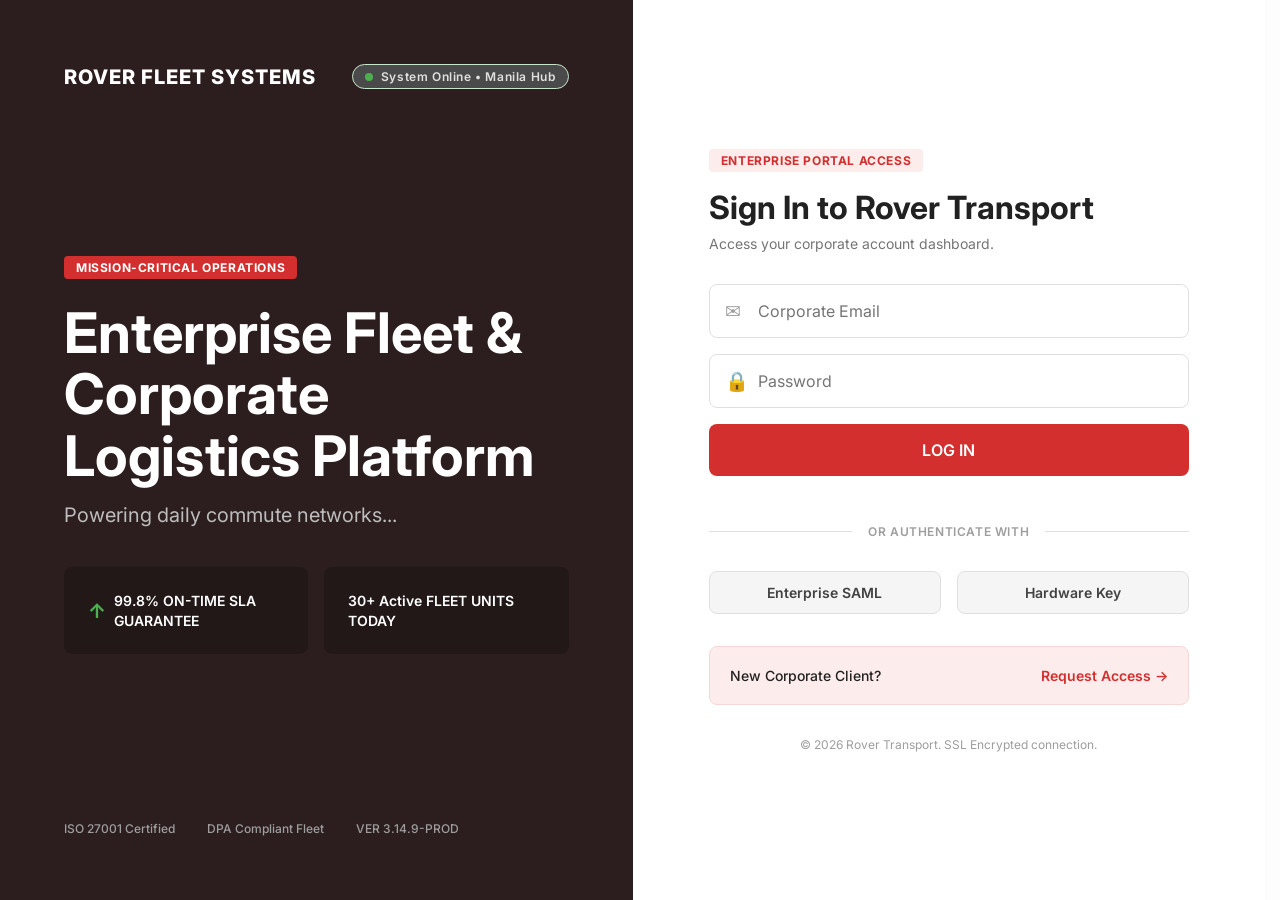
<file: users.html>
<!DOCTYPE html>
<html lang="en">
<head>
    <meta charset="UTF-8">
    <meta name="viewport" content="width=device-width, initial-scale=1.0">
    <title>ROVER | User Management</title>
    <link rel="preconnect" href="https://fonts.googleapis.com">
    <link rel="preconnect" href="https://fonts.gstatic.com" crossorigin>
    <link href="https://fonts.googleapis.com/css2?family=Inter:wght@400;500;600;700;800&display=swap" rel="stylesheet">
    <link rel="stylesheet" href="css/base.css">
    <link rel="stylesheet" href="css/admin-portal.css">
</head>
<body>
    <div class="admin-layout">
        <!-- Sidebar -->
        <aside class="sidebar">
            <div class="sidebar-header">
                <h2>ROVER</h2>
                <div class="subtext">ADMIN PORTAL &bull; FLEET SYSTEMS</div>
            </div>
            <nav class="sidebar-nav">
                <a href="admin.html" class="nav-item">Dashboard</a>
                <a href="admin.html" class="nav-item">KYC Verification</a>
                <a href="admin-service-orders.html" class="nav-item">Dispatch Confirmation</a>
                <a href="fleet-registry.html" class="nav-item">Fleet Registry</a>
                <a href="users.html" class="nav-item active">User Management</a>
                <a href="users.html" class="nav-item">Driver Directory</a>
                <a href="forecasting.html" class="nav-item">Demand Forecasting</a>
                <a href="javascript:void(0)" class="nav-item">Expense Reports</a>
            </nav>
            <div class="sidebar-footer">
                <div style="display: flex; align-items: center; gap: 0.75rem;">
                    <div class="avatar" id="userAvatarInitials" style="width: 32px; height: 32px; border-radius: 50%; background: #D32F2F; color: white; display: flex; align-items: center; justify-content: center; font-size: 0.875rem; font-weight: 600;">OP</div>
                    <div style="display: flex; flex-direction: column;">
                        <span id="userFullName" style="font-size: 0.875rem; font-weight: 600; color: #FFFFFF; line-height: 1.2;">Admin &bull; Ops Manila</span>
                        <span id="userRoleText" style="font-size: 0.7rem; color: #9E9E9E; letter-spacing: 0.05em; text-transform: uppercase; margin-top: 2px;">SYSTEM ADMINISTRATOR</span>
                    </div>
                </div>
                <button id="adminLogoutBtn" class="logout-btn" title="Log Out">
                    <svg width="20" height="20" viewBox="0 0 24 24" fill="none" stroke="currentColor" stroke-width="2" stroke-linecap="round" stroke-linejoin="round">
                        <path d="M9 21H5a2 2 0 0 1-2-2V5a2 2 0 0 1 2-2h4"></path>
                        <polyline points="16 17 21 12 16 7"></polyline>
                        <line x1="21" y1="12" x2="9" y2="12"></line>
                    </svg>
                </button>
            </div>
        </aside>

        <!-- Main Content -->
        <main class="main-content admin-portal-view">
            <!-- Top Navigation -->
            <header class="top-nav">
                <div class="search-bar">
                    <input type="text" placeholder="Search accounts, fleets, or drivers..." style="width: 380px; padding: 8px 14px; border: 1px solid #E0E0E0; border-radius: 6px; font-size: 13px; outline: none; background: #FFFFFF; font-family: inherit;">
                </div>
                <div class="top-nav-right" style="display: flex; align-items: center; gap: 1.25rem;">
                    <div class="badge pill-badge" style="background: #E8F5E9; border-radius: 16px; padding: 6px 14px; font-size: 12px; font-weight: 600; color: #2E7D32; display: flex; align-items: center; gap: 6px; border: 1px solid #C8E6C9;">
                        <span class="status-dot" style="background: #2E7D32; width: 6px; height: 6px; border-radius: 50%; display: inline-block;"></span> SYSTEM ONLINE &bull; MANILA HUB
                    </div>
                    <span class="timestamp" style="font-size: 12px; color: #64748B; font-weight: 500;">2026-09-29 18:12 PHT</span>
                    <div style="position: relative; cursor: pointer; color: #64748B; font-size: 1.2rem; display: flex; align-items: center;">
                        <svg width="18" height="18" viewBox="0 0 24 24" fill="none" stroke="currentColor" stroke-width="2" stroke-linecap="round" stroke-linejoin="round"><path d="M18 8A6 6 0 0 0 6 8c0 7-3 9-3 9h18s-3-2-3-9"></path><path d="M13.73 21a2 2 0 0 1-3.46 0"></path></svg>
                        <span style="position: absolute; top: -2px; right: -2px; background: #D32F2F; width: 8px; height: 8px; border-radius: 50%; border: 2px solid #FFFFFF;"></span>
                    </div>
                    <div id="topNavAvatar" class="avatar" style="width: 32px; height: 32px; border-radius: 50%; background: #D32F2F; color: white; display: flex; align-items: center; justify-content: center; font-size: 12px; font-weight: 700;">AM</div>
                </div>
            </header>

            <div class="workspace-container">

            <!-- Header Section -->
            <div class="page-header">
                <div class="header-left">
                    <div class="breadcrumbs">COMPLIANCE & ACCESS / SYSTEM ROLES / FORM PB-004</div>
                    <h1>System Access & User Management</h1>
                </div>
                <div class="header-actions">
                    <button class="btn-ghost">Audit Log Archive</button>
                    <button class="btn-primary-small">Export Audit Log</button>
                </div>
            </div>

            <!-- Metrics Row -->
            <div class="metrics-row">
                <div class="metric-box">
                    <div class="metric-title">TOTAL SYSTEM USERS</div>
                    <div class="metric-value" id="totalUsersMetric">0</div>
                    <div class="status-pill status-green">Under Capacity</div>
                </div>
                <div class="metric-box">
                    <div class="metric-title">ACTIVE SESSIONS</div>
                    <div class="metric-value" id="activeUsersMetric">1</div>
                    <div class="status-pill status-green">Live Ops</div>
                </div>
                <div class="metric-box">
                    <div class="metric-title">SUSPENDED / INACTIVE</div>
                    <div class="metric-value" id="suspendedUsersMetric">0</div>
                    <div class="status-pill status-yellow">Requires Review</div>
                </div>
            </div>

            <!-- Workspace -->
            <div class="data-table-container">
                <div class="table-toolbar" style="display: flex; justify-content: space-between; align-items: center;">
                    <div class="search-bar">
                        <input type="text" placeholder="Filter users by name or email...">
                    </div>
                    <div class="toolbar-actions" style="display: flex; gap: 1rem; align-items: center;">
                        <span style="font-size: 0.875rem; color: #757575; font-weight: 500;">Filter:</span>
                        <button class="btn-ghost" style="padding: 0.5rem 1rem;">All Roles</button>
                        <button class="btn-ghost" style="padding: 0.5rem 1rem;">Managers</button>
                        <button class="btn-ghost" style="padding: 0.5rem 1rem;">Drivers</button>
                        <button class="btn-ghost" style="padding: 0.5rem 1rem;">Admins</button>
                        <button id="openProvisionBtn" class="btn-primary-small">+ Provision New User</button>
                    </div>
                </div>
                <table class="data-table">
                    <thead>
                        <tr>
                            <th>FULL NAME</th>
                            <th>EMAIL & CONTACT</th>
                            <th>ASSIGNED ROLE</th>
                            <th>STATUS</th>
                            <th>ACTIONS</th>
                        </tr>
                    </thead>
                    <tbody id="userTableBody">
                    </tbody>
                </table>
                <div class="table-pagination" id="tablePagination">
                    Showing 1 to 0 of 0 user accounts
                </div>
            </div>
            </div>
        </main>
    </div>

    <!-- Modal Overlay -->
    <div id="provisionModal" class="modal-overlay" style="display: none;">
        <div class="modal-content">
            <button id="closeProvisionModalBtn" type="button" style="position: absolute; top: 1.25rem; right: 1.25rem; background: none; border: none; font-size: 1.25rem; color: #9E9E9E; cursor: pointer; line-height: 1;" title="Close">&times;</button>
            <h3>Provision New User</h3>
            <p class="modal-subtext">Assign system access and role-based permissions.</p>
            <div id="modalError" style="color: #D32F2F; font-size: 0.875rem; font-weight: 500; display: none; margin-bottom: 1rem;"></div>
            
            <div class="form-group">
                <label>Full Name</label>
                <input type="text" id="newUserName" placeholder="e.g. Maria Santos" required>
            </div>
            <div class="form-group">
                <label>Email Address</label>
                <input type="email" id="newUserEmail" placeholder="e.g. maria@rover.ph" required>
            </div>
            <div class="form-group">
                <label>Temporary Password</label>
                <input type="password" id="newUserPass" placeholder="Enter temporary password" required>
            </div>
            <div class="form-group">
                <label>Role Assignment</label>
                <select id="newUserRole">
                    <option value="Admin">Admin</option>
                    <option value="Manager">Manager</option>
                    <option value="Driver">Driver</option>
                    <option value="Client">Client</option>
                </select>
            </div>

            <div class="modal-actions">
                <button id="cancelProvisionBtn" class="btn-ghost">Cancel</button>
                <button id="saveAccountBtn" class="btn-primary-small">Save Account</button>
            </div>
        </div>
    </div>

    <script src="js/db.js"></script>
    <script src="js/admin-portal.js"></script>
</body>
</html>
</file>
<file: css/base.css>
@import url('https://fonts.googleapis.com/css2?family=Inter:wght@400;500;600;700;800&display=swap');

/* ==========================================================================
   ROVER FLEET SYSTEMS - BASE FOUNDATION STYLESHEET (css/base.css)
   Scoped Multi-Page Architecture (MPA)
   ========================================================================== */

:root {
    --color-primary: #D32F2F;
    --color-primary-hover: #B71C1C;
    --color-sidebar: #2C1E1E;
    --color-sidebar-hover: rgba(255, 255, 255, 0.04);
    --color-sidebar-border: rgba(255, 255, 255, 0.08);
    --color-bg: #FDFDFD;
    --color-surface: #FFFFFF;
    --color-text-main: #212121;
    --color-text-muted: #757575;
    --color-text-subtle: #9E9E9E;
    --color-border: #EAEAEA;
    --color-border-input: #E0E0E0;
    --color-success: #2E7D32;
    --color-success-bg: #E8F5E9;
    --color-warning: #E65100;
    --color-warning-bg: #FFF3E0;
    --font-sans: 'Inter', -apple-system, BlinkMacSystemFont, 'Segoe UI', Roboto, Helvetica, Arial, sans-serif;
}

/* 1. Global Reset & Box Sizing */
*, *::before, *::after {
    box-sizing: border-box;
    margin: 0;
    padding: 0;
}

html {
    scrollbar-gutter: stable;
    overflow-y: scroll;
}

html, body {
    min-height: 100%;
    font-family: var(--font-sans);
    background-color: var(--color-bg);
    color: var(--color-text-main);
    -webkit-font-smoothing: antialiased;
    -moz-osx-font-smoothing: grayscale;
}

button, input, select, textarea {
    font-family: inherit;
}

/* 2. Core Layout Grids */
.admin-layout, .app-layout, .client-layout {
    display: grid;
    grid-template-columns: 260px 1fr;
    min-height: 100vh;
    width: 100%;
    background-color: var(--color-bg);
    color: var(--color-text-main);
}

/* 3. Base Sidebar Architecture (260px Fixed) */
.sidebar {
    position: fixed;
    top: 0;
    left: 0;
    width: 260px;
    height: 100vh;
    background-color: var(--color-sidebar);
    color: #FFFFFF;
    display: flex;
    flex-direction: column;
    padding: 0;
    border-right: 1px solid rgba(0, 0, 0, 0.2);
    box-sizing: border-box;
    z-index: 100;
}

.sidebar-header {
    padding: 24px 24px 20px 24px;
    border-bottom: 1px solid var(--color-sidebar-border);
    margin-bottom: 16px;
    box-sizing: border-box;
}

.sidebar-header h2, .sidebar-header .logo {
    font-size: 22px;
    font-weight: 800;
    letter-spacing: 0.05em;
    line-height: 1.2;
    margin: 0 0 4px 0;
    color: #FFFFFF;
}

.sidebar-header .subtext, .sidebar-header #sidebarSubtext {
    font-size: 10px;
    font-weight: 600;
    color: #A0A0A0;
    letter-spacing: 0.5px;
    text-transform: uppercase;
    margin: 0;
}

.sidebar-nav {
    display: flex;
    flex-direction: column;
    flex: 1;
    overflow-y: auto;
    scrollbar-width: none;
    -ms-overflow-style: none;
}

.sidebar-nav::-webkit-scrollbar {
    display: none;
}

.sidebar-nav a, .nav-item, .nav-link {
    padding: 12px 24px;
    color: #A0A0A0;
    text-decoration: none;
    font-weight: 500;
    font-size: 13.5px;
    line-height: 1.4;
    display: block;
    transition: all 0.15s ease;
    border-left: none !important;
    box-sizing: border-box;
}

.sidebar-nav a:hover, .nav-item:hover, .nav-link:hover {
    color: #FFFFFF;
    background-color: var(--color-sidebar-hover);
}

.sidebar-nav a.active, .nav-item.active, .nav-link.active {
    background-color: var(--color-primary) !important;
    color: #FFFFFF !important;
    font-weight: 600;
    border-left: none !important;
}

.sidebar-footer {
    padding: 18px 24px;
    border-top: 1px solid var(--color-sidebar-border);
    display: flex;
    justify-content: space-between;
    align-items: center;
    font-size: 0.75rem;
    color: #9E9E9E;
    margin-top: auto;
    box-sizing: border-box;
}

.logout-btn {
    background: none;
    border: none;
    color: #9E9E9E;
    cursor: pointer;
    display: flex;
    align-items: center;
    justify-content: center;
    padding: 4px;
    transition: color 0.2s;
}

.logout-btn:hover {
    color: #FFFFFF;
}

/* 4. Base Main Content & Top Navigation (64px Locked) */
.main-content {
    grid-column: 2;
    display: flex;
    flex-direction: column;
    min-height: 100vh;
    width: 100%;
    background-color: var(--color-bg);
    padding: 0;
    box-sizing: border-box;
}

.top-nav {
    height: 64px;
    min-height: 64px;
    max-height: 64px;
    border-bottom: 1px solid var(--color-border);
    padding: 0 32px;
    display: flex;
    justify-content: space-between;
    align-items: center;
    background-color: var(--color-surface);
    box-sizing: border-box;
    width: 100%;
}

.top-nav-right, .user-meta {
    display: flex;
    align-items: center;
    gap: 1.25rem;
}

.search-bar input {
    padding: 8px 14px;
    border: 1px solid var(--color-border-input);
    border-radius: 6px;
    width: 380px;
    font-family: inherit;
    font-size: 13px;
    outline: none;
    background: #FFFFFF;
    transition: border-color 0.2s;
}

.search-bar input:focus {
    border-color: var(--color-primary);
}

.timestamp {
    font-size: 12px;
    color: #64748B;
    font-weight: 500;
}

.avatar {
    width: 32px;
    height: 32px;
    background-color: var(--color-sidebar);
    color: white;
    border-radius: 50%;
    display: flex;
    align-items: center;
    justify-content: center;
    font-weight: 700;
    font-size: 12px;
}

/* 5. Base Badges & Indicators */
.badge {
    font-size: 0.75rem;
    font-weight: 700;
    letter-spacing: 0.05em;
    padding: 0.25rem 0.75rem;
    border-radius: 4px;
    display: inline-block;
}

.pill-badge {
    background-color: var(--color-success-bg);
    border: 1px solid #C8E6C9;
    border-radius: 16px;
    display: flex;
    align-items: center;
    gap: 6px;
    color: var(--color-success);
    font-weight: 600;
    font-size: 12px;
    padding: 6px 14px;
}

.status-dot {
    width: 6px;
    height: 6px;
    background-color: var(--color-success);
    border-radius: 50%;
    display: inline-block;
}

.green-badge {
    background-color: var(--color-success-bg);
    color: var(--color-success);
    border: 1px solid #C8E6C9;
}

.red-badge {
    background-color: var(--color-primary);
    color: white;
}

/* 6. Base Workspace Containers & Buttons */
.workspace-container, .dashboard-container {
    padding: 32px;
    flex: 1;
    width: 100%;
    box-sizing: border-box;
}

.breadcrumbs {
    font-size: 0.75rem;
    color: #757575;
    letter-spacing: 0.05em;
    font-weight: 600;
    margin-bottom: 0.5rem;
    text-transform: uppercase;
}

.page-header {
    display: flex;
    justify-content: space-between;
    align-items: flex-end;
    margin-bottom: 2rem;
}

.header-left h1 {
    font-size: 2rem;
    font-weight: 700;
    color: #212121;
}

.header-actions {
    display: flex;
    gap: 1rem;
    align-items: center;
}

.btn-primary {
    padding: 0.75rem 1.25rem;
    background-color: var(--color-primary);
    color: #FFFFFF;
    border: none;
    border-radius: 8px;
    font-weight: 600;
    font-size: 0.875rem;
    cursor: pointer;
    transition: background-color 0.2s;
    font-family: inherit;
}

.btn-primary:hover {
    background-color: var(--color-primary-hover);
}

.btn-primary-small {
    background-color: var(--color-primary);
    color: #FFFFFF;
    border: none;
    padding: 0.75rem 1.25rem;
    border-radius: 8px;
    font-weight: 600;
    font-size: 0.875rem;
    cursor: pointer;
    transition: background-color 0.2s;
    font-family: inherit;
}

.btn-primary-small:hover {
    background-color: var(--color-primary-hover);
}

.btn-ghost {
    background: transparent;
    border: 1px solid var(--color-border-input);
    color: #424242;
    padding: 0.75rem 1.25rem;
    border-radius: 8px;
    font-weight: 600;
    font-size: 0.875rem;
    cursor: pointer;
    transition: all 0.2s;
    font-family: inherit;
}

.btn-ghost:hover {
    background-color: #F5F5F5;
}

/* 7. Base Modal Overlay Architecture & Universal Dialog System */
.modal-overlay {
    position: fixed;
    top: 0;
    left: 0;
    width: 100vw;
    height: 100vh;
    background-color: rgba(0, 0, 0, 0.6);
    display: none;
    justify-content: center;
    align-items: center;
    z-index: 1000;
}

.modal-overlay.active, 
.modal-overlay[style*="display: flex"] {
    display: flex;
}

.modal-content {
    background-color: var(--color-surface, #FFFFFF);
    padding: 2.5rem;
    border-radius: 12px;
    width: 100%;
    max-width: 450px;
    box-shadow: 0 10px 30px rgba(0, 0, 0, 0.2);
    box-sizing: border-box;
    position: relative;
}

.modal-content h2, 
.modal-content h3 {
    font-size: 1.5rem;
    font-weight: 700;
    color: #212121;
    margin-bottom: 0.5rem;
}

.modal-subtext {
    font-size: 0.875rem;
    color: #757575;
    margin-bottom: 2rem;
    line-height: 1.4;
}

/* Universal Form Groups (Users Provisioning & Admin Dialogs) */
.form-group {
    margin-bottom: 1.5rem;
    display: flex;
    flex-direction: column;
}

.form-group label {
    display: block;
    font-size: 0.75rem;
    font-weight: 600;
    color: #424242;
    margin-bottom: 0.5rem;
    letter-spacing: 0.02em;
}

.form-group input,
.form-group select,
.form-group textarea {
    width: 100%;
    padding: 0.75rem 1rem;
    border: 1px solid var(--color-border-input, #E0E0E0);
    border-radius: 8px;
    font-family: inherit;
    font-size: 0.875rem;
    color: #212121;
    outline: none;
    box-sizing: border-box;
    background-color: #FFFFFF;
    transition: border-color 0.2s, box-shadow 0.2s;
}

.form-group input:focus,
.form-group select:focus,
.form-group textarea:focus {
    border-color: var(--color-primary, #D32F2F);
    box-shadow: 0 0 0 2px rgba(211, 47, 47, 0.1);
}

.modal-actions {
    display: flex;
    justify-content: flex-end;
    gap: 1rem;
    margin-top: 2.5rem;
    align-items: center;
}

/* Universal Modal Labels & Inputs (Client Reservation Gateway PB-005) */
.modal-label {
    display: block;
    font-size: 12px;
    font-weight: 600;
    color: #424242;
    margin-bottom: 6px;
    letter-spacing: 0.02em;
}

.modal-input {
    width: 100%;
    padding: 8px 12px;
    border: 1px solid var(--color-border-input, #E0E0E0);
    border-radius: 6px;
    font-family: inherit;
    font-size: 13px;
    color: #212121;
    outline: none;
    box-sizing: border-box;
    transition: border-color 0.2s, box-shadow 0.2s;
    background: #FFFFFF;
}

.modal-input:focus {
    border-color: #C62828;
    box-shadow: 0 0 0 2px rgba(198, 40, 40, 0.1);
}

select.modal-input, 
select.unit-select-vehicle, 
select.unit-select-driver {
    appearance: auto;
    cursor: pointer;
    background-color: #FFFFFF;
}

input[type="datetime-local"].modal-input {
    color-scheme: light;
    min-height: 38px;
    cursor: pointer;
}
</file>
<file: css/auth.css>
/* ==========================================================================
   ROVER FLEET SYSTEMS - AUTHENTICATION & LOGIN VIEW (css/auth.css)
   Scoped Multi-Page Architecture (MPA)
   ========================================================================== */

/* Split Layout */
.split-layout {
    display: flex;
    height: 100vh;
    width: 100%;
}

/* Left Panel */
.left-panel {
    width: 50%;
    background-color: var(--color-sidebar, #2C1E1E);
    color: #FFFFFF;
    padding: 4rem;
    display: flex;
    flex-direction: column;
    justify-content: space-between;
    box-sizing: border-box;
}

.panel-top {
    display: flex;
    justify-content: space-between;
    align-items: center;
}

.left-panel .logo {
    font-weight: 800;
    font-size: 1.25rem;
    letter-spacing: 0.05em;
    color: #FFFFFF;
}

.pill-badge {
    background-color: #4A4A4A;
    border-radius: 999px;
    display: flex;
    align-items: center;
    gap: 0.5rem;
    color: #E0E0E0;
    font-weight: 600;
    font-size: 0.75rem;
    padding: 0.25rem 0.75rem;
}

.status-dot {
    width: 8px;
    height: 8px;
    background-color: #4CAF50;
    border-radius: 50%;
}

.red-badge {
    background-color: var(--color-primary, #D32F2F);
    color: white;
    margin-bottom: 1.5rem;
    font-size: 0.75rem;
    font-weight: 700;
    letter-spacing: 0.05em;
    padding: 0.25rem 0.75rem;
    border-radius: 4px;
    display: inline-block;
}

.panel-middle h1 {
    font-size: 3.5rem;
    font-weight: 700;
    line-height: 1.1;
    margin-bottom: 1rem;
    color: #FFFFFF;
}

.panel-middle .subtext {
    font-size: 1.25rem;
    color: #BDBDBD;
    margin-bottom: 2.5rem;
}

.left-panel .metrics {
    display: flex;
    gap: 1rem;
}

.left-panel .metric-card {
    background-color: rgba(0, 0, 0, 0.2);
    padding: 1.5rem;
    border-radius: 8px;
    flex: 1;
    font-weight: 600;
    font-size: 0.875rem;
    display: flex;
    align-items: center;
    gap: 0.5rem;
    line-height: 1.4;
    color: #FFFFFF;
}

.trend-up {
    color: #4CAF50;
    font-size: 1.25rem;
    font-weight: bold;
}

.panel-bottom {
    display: flex;
    gap: 2rem;
    font-size: 0.75rem;
    color: #9E9E9E;
    font-weight: 500;
}

/* Right Panel */
.right-panel {
    width: 50%;
    background-color: #FFFFFF;
    color: #212121;
    display: flex;
    align-items: center;
    justify-content: center;
    padding: 2rem;
    box-sizing: border-box;
}

.form-container {
    max-width: 480px;
    width: 100%;
}

.pink-badge {
    background-color: #FCECEB;
    color: var(--color-primary, #D32F2F);
    margin-bottom: 1rem;
    font-size: 0.75rem;
    font-weight: 700;
    letter-spacing: 0.05em;
    padding: 0.25rem 0.75rem;
    border-radius: 4px;
    display: inline-block;
}

.form-container h2 {
    font-size: 2rem;
    font-weight: 700;
    margin-bottom: 0.5rem;
    color: #212121;
}

.form-subtext {
    color: #757575;
    margin-bottom: 2rem;
    font-size: 0.875rem;
}

.input-group {
    position: relative;
    margin-bottom: 1rem;
}

.input-group .icon {
    position: absolute;
    left: 1rem;
    top: 50%;
    transform: translateY(-50%);
    color: #9E9E9E;
    font-size: 1.2rem;
}

.input-group input {
    width: 100%;
    padding: 1rem 1rem 1rem 3rem;
    border: 1px solid var(--color-border-input, #E0E0E0);
    border-radius: 8px;
    font-family: inherit;
    font-size: 1rem;
    outline: none;
    box-sizing: border-box;
    transition: border-color 0.2s;
}

.input-group input:focus {
    border-color: var(--color-primary, #D32F2F);
}

.right-panel .btn-primary {
    width: 100%;
    padding: 1rem;
    background-color: var(--color-primary, #D32F2F);
    color: #FFFFFF;
    border: none;
    border-radius: 8px;
    font-weight: 600;
    font-size: 1rem;
    cursor: pointer;
    margin-bottom: 1rem;
    transition: background-color 0.2s;
}

.right-panel .btn-primary:hover {
    background-color: var(--color-primary-hover, #B71C1C);
}

.error-message {
    color: #C21E1E;
    display: none;
    margin-top: -0.5rem;
    margin-bottom: 1rem;
    font-size: 0.875rem;
    font-weight: 500;
}

.divider {
    display: flex;
    align-items: center;
    text-align: center;
    margin: 2rem 0;
    color: #9E9E9E;
    font-size: 0.75rem;
    font-weight: 600;
    letter-spacing: 0.05em;
}

.divider::before,
.divider::after {
    content: '';
    flex: 1;
    border-bottom: 1px solid #E0E0E0;
}

.divider span {
    padding: 0 1rem;
}

.secondary-auth {
    display: flex;
    gap: 1rem;
    margin-bottom: 2rem;
}

.btn-tertiary {
    flex: 1;
    padding: 0.75rem;
    background-color: #F5F5F5;
    color: #424242;
    border: 1px solid #E0E0E0;
    border-radius: 8px;
    font-weight: 600;
    font-size: 0.875rem;
    cursor: pointer;
    transition: background-color 0.2s;
}

.btn-tertiary:hover {
    background-color: #EEEEEE;
}

.request-access-box {
    background-color: #FCECEB;
    border: 1px solid #F8D8D6;
    padding: 1.25rem;
    border-radius: 8px;
    display: flex;
    justify-content: space-between;
    align-items: center;
    font-size: 0.875rem;
    font-weight: 500;
    color: #212121;
    margin-bottom: 2rem;
}

.btn-text {
    color: var(--color-primary, #D32F2F);
    text-decoration: none;
    font-weight: 600;
}

.btn-text:hover {
    text-decoration: underline;
}

.footer-text {
    text-align: center;
    font-size: 0.75rem;
    color: #9E9E9E;
}

/* Responsive */
@media (max-width: 900px) {
    .split-layout {
        flex-direction: column;
        height: auto;
    }
    .left-panel, .right-panel {
        width: 100%;
    }
    .left-panel {
        padding: 2rem;
        gap: 3rem;
    }
    .panel-middle h1 {
        font-size: 2.5rem;
    }
    .left-panel .metrics {
        flex-direction: column;
    }
}
</file>
<file: css/style.css>
/* ==========================================================================
   ROVER FLEET SYSTEMS - ACTIVE BOOKINGS & LIVE TELEMETRY STYLES (css/style.css)
   PB-005 / PB-006 / PB-017 Client Portal Module
   Scoped under .active-bookings-view
   Zero rule overrides (no !important)
   ========================================================================== */

:root {
    --status-in-transit-bg: #E3F2FD;
    --status-in-transit-text: #1565C0;
    --status-in-transit-border: #BBDEFB;
    --status-staged-bg: #E8F5E9;
    --status-staged-text: #2E7D32;
    --status-staged-border: #C8E6C9;
    --status-boarding-bg: #FFF3E0;
    --status-boarding-text: #E65100;
    --status-boarding-border: #FFE082;
    --telemetry-accent-blue: #1976D2;
    --map-dark-bg: #111827;
    --map-route-color: #38BDF8;
}

.active-bookings-view {
    display: flex;
    flex-direction: column;
    min-height: 100vh;
    background-color: #FDFDFD;
    padding: 32px;
}

/* Page Header */
.active-bookings-view .page-header {
    display: flex;
    justify-content: space-between;
    align-items: flex-start;
    margin-bottom: 24px;
    flex-wrap: wrap;
    gap: 16px;
}

.active-bookings-view .page-header h1 {
    font-size: 24px;
    font-weight: 700;
    color: #212121;
    margin: 0;
    display: flex;
    align-items: center;
    gap: 12px;
    flex-wrap: wrap;
}

.active-bookings-view .page-header .subtext {
    font-size: 13px;
    color: #757575;
    margin-top: 6px;
    margin-bottom: 0;
}

.active-bookings-view .manifest-count-badge {
    background: #FFEBEE;
    color: #D32F2F;
    border: 1px solid #FFCDD2;
    padding: 4px 10px;
    border-radius: 12px;
    font-size: 11.5px;
    font-weight: 700;
    letter-spacing: 0.02em;
    display: inline-flex;
    align-items: center;
    gap: 5px;
}

.active-bookings-view .header-actions {
    display: flex;
    align-items: center;
    gap: 12px;
}

.active-bookings-view .btn-ghost {
    padding: 9px 16px;
    border: 1px solid #E0E0E0;
    border-radius: 6px;
    background: #FFFFFF;
    font-size: 13px;
    font-weight: 600;
    color: #424242;
    cursor: pointer;
    display: inline-flex;
    align-items: center;
    gap: 8px;
    transition: all 0.2s;
}

.active-bookings-view .btn-ghost:hover {
    background: #F5F5F5;
    border-color: #BDBDBD;
}

.active-bookings-view .btn-primary {
    padding: 9px 18px;
    background: #D32F2F;
    color: #FFFFFF;
    border: none;
    border-radius: 6px;
    font-size: 13px;
    font-weight: 600;
    cursor: pointer;
    display: inline-flex;
    align-items: center;
    gap: 6px;
    text-decoration: none;
    transition: background-color 0.2s;
}

.active-bookings-view .btn-primary:hover {
    background: #B71C1C;
}

/* 3-Column Metrics Grid */
.active-bookings-view .metrics-grid {
    display: grid;
    grid-template-columns: repeat(3, 1fr);
    gap: 20px;
    margin-bottom: 24px;
}

.active-bookings-view .metric-card {
    background: #FFFFFF;
    border: 1px solid #EAEAEA;
    border-radius: 10px;
    padding: 22px 24px;
    box-shadow: 0 2px 4px rgba(0, 0, 0, 0.02);
    display: flex;
    justify-content: space-between;
    align-items: flex-start;
}

.active-bookings-view .metric-card-content {
    display: flex;
    flex-direction: column;
}

.active-bookings-view .metric-card-label {
    font-size: 11.5px;
    font-weight: 700;
    color: #757575;
    letter-spacing: 0.05em;
    text-transform: uppercase;
    margin-bottom: 8px;
}

.active-bookings-view .metric-card-val {
    font-size: 32px;
    font-weight: 800;
    color: #212121;
    line-height: 1.1;
    margin-bottom: 6px;
}

.active-bookings-view .metric-card-subtext {
    font-size: 12px;
    color: #616161;
    display: flex;
    align-items: center;
    gap: 6px;
}

.active-bookings-view .metric-card-icon-box {
    width: 44px;
    height: 44px;
    border-radius: 8px;
    display: flex;
    align-items: center;
    justify-content: center;
    font-size: 20px;
    flex-shrink: 0;
}

.active-bookings-view .icon-box-blue {
    background: #E3F2FD;
    color: #1976D2;
}

.active-bookings-view .icon-box-green {
    background: #E8F5E9;
    color: #2E7D32;
}

.active-bookings-view .icon-box-red {
    background: #FFEBEE;
    color: #D32F2F;
}

/* Featured Live Trip Tracker Card */
.active-bookings-view .live-tracker-card {
    background: #FFFFFF;
    border: 1px solid #E0E0E0;
    border-radius: 10px;
    padding: 24px;
    box-shadow: 0 4px 12px rgba(0, 0, 0, 0.03);
    margin-bottom: 28px;
}

.active-bookings-view .tracker-header {
    display: flex;
    justify-content: space-between;
    align-items: center;
    margin-bottom: 20px;
    flex-wrap: wrap;
    gap: 12px;
}

.active-bookings-view .tracker-title-wrap {
    display: flex;
    align-items: center;
    gap: 10px;
    flex-wrap: wrap;
}

.active-bookings-view .tracker-title {
    font-size: 16px;
    font-weight: 700;
    color: #212121;
}

.active-bookings-view .pulse-badge {
    background: #E3F2FD;
    color: #1565C0;
    border: 1px solid #BBDEFB;
    padding: 3px 9px;
    border-radius: 12px;
    font-size: 11px;
    font-weight: 700;
    display: inline-flex;
    align-items: center;
    gap: 6px;
}

.active-bookings-view .pulse-dot {
    width: 7px;
    height: 7px;
    background: #1976D2;
    border-radius: 50%;
    display: inline-block;
    animation: livePulse 2s infinite ease-in-out;
}

@keyframes livePulse {
    0% { transform: scale(0.95); box-shadow: 0 0 0 0 rgba(25, 118, 210, 0.7); }
    70% { transform: scale(1.1); box-shadow: 0 0 0 6px rgba(25, 118, 210, 0); }
    100% { transform: scale(0.95); box-shadow: 0 0 0 0 rgba(25, 118, 210, 0); }
}

.active-bookings-view .eta-badge {
    background: #FFF8E1;
    color: #F57F17;
    border: 1px solid #FFE082;
    padding: 4px 10px;
    border-radius: 6px;
    font-size: 12px;
    font-weight: 700;
    display: inline-flex;
    align-items: center;
    gap: 6px;
}

/* Horizontal Waypoint Progress Bar */
.active-bookings-view .tracker-progress-wrapper {
    background: #F8FAFC;
    border: 1px solid #E2E8F0;
    border-radius: 8px;
    padding: 20px 24px;
    margin-bottom: 20px;
}

.active-bookings-view .progress-timeline {
    position: relative;
    margin: 20px 0 10px 0;
}

.active-bookings-view .progress-track-bg {
    width: 100%;
    height: 6px;
    background: #E2E8F0;
    border-radius: 4px;
    position: relative;
}

.active-bookings-view .progress-track-fill {
    position: absolute;
    left: 0;
    top: 0;
    height: 100%;
    width: 58%;
    background: linear-gradient(90deg, #1976D2, #0284C7);
    border-radius: 4px;
}

.active-bookings-view .progress-marker-origin {
    position: absolute;
    left: 0;
    top: 50%;
    transform: translate(-50%, -50%);
    width: 14px;
    height: 14px;
    border-radius: 50%;
    background: #1976D2;
    border: 3px solid #FFFFFF;
    box-shadow: 0 2px 4px rgba(0, 0, 0, 0.2);
}

.active-bookings-view .progress-marker-current {
    position: absolute;
    left: 58%;
    top: 50%;
    transform: translate(-50%, -50%);
    width: 20px;
    height: 20px;
    border-radius: 50%;
    background: #0284C7;
    border: 4px solid #FFFFFF;
    box-shadow: 0 0 0 3px rgba(2, 132, 199, 0.4), 0 2px 4px rgba(0,0,0,0.25);
    z-index: 2;
}

.active-bookings-view .progress-marker-dest {
    position: absolute;
    right: 0;
    top: 50%;
    transform: translate(50%, -50%);
    width: 14px;
    height: 14px;
    border-radius: 50%;
    background: #94A3B8;
    border: 3px solid #FFFFFF;
    box-shadow: 0 2px 4px rgba(0, 0, 0, 0.2);
}

.active-bookings-view .current-pos-pill {
    position: absolute;
    left: 58%;
    top: -34px;
    transform: translateX(-50%);
    background: #0F172A;
    color: #FFFFFF;
    padding: 3px 9px;
    border-radius: 4px;
    font-size: 11px;
    font-weight: 700;
    white-space: nowrap;
    box-shadow: 0 4px 8px rgba(0, 0, 0, 0.2);
}

.active-bookings-view .current-pos-pill::after {
    content: '';
    position: absolute;
    bottom: -4px;
    left: 50%;
    transform: translateX(-50%);
    border-width: 4px 4px 0 4px;
    border-style: solid;
    border-color: #0F172A transparent transparent transparent;
}

.active-bookings-view .waypoint-labels {
    display: flex;
    justify-content: space-between;
    font-size: 12px;
    color: #64748B;
    margin-top: 14px;
}

.active-bookings-view .waypoint-labels strong {
    color: #1E293B;
    display: block;
    font-size: 12.5px;
    margin-bottom: 2px;
}

/* Lower Section Grid: GPS Map & Detail Cards */
.active-bookings-view .tracker-content-grid {
    display: grid;
    grid-template-columns: 1.1fr 1fr;
    gap: 20px;
}

.active-bookings-view .gps-map-placeholder {
    height: 250px;
    border-radius: 8px;
    position: relative;
    overflow: hidden;
    background: linear-gradient(135deg, #1E293B, #0F172A);
    border: 1px solid #334155;
    box-shadow: inset 0 2px 6px rgba(0, 0, 0, 0.3);
}

.active-bookings-view .map-grid-overlay {
    position: absolute;
    inset: 0;
    background-image: radial-gradient(rgba(255, 255, 255, 0.12) 1px, transparent 1px);
    background-size: 24px 24px;
}

.active-bookings-view .map-route-line {
    position: absolute;
    width: 65%;
    height: 4px;
    background: linear-gradient(90deg, #38BDF8, #818CF8);
    top: 50%;
    left: 15%;
    transform: rotate(-12deg);
    box-shadow: 0 0 10px #38BDF8;
}

.active-bookings-view .map-vehicle-blip {
    position: absolute;
    top: 45%;
    left: 52%;
    transform: translate(-50%, -50%);
    width: 14px;
    height: 14px;
    border-radius: 50%;
    background: #38BDF8;
    box-shadow: 0 0 0 6px rgba(56, 189, 248, 0.3), 0 0 12px #38BDF8;
}

.active-bookings-view .map-overlay-tag {
    position: absolute;
    background: rgba(15, 23, 42, 0.85);
    border: 1px solid rgba(255, 255, 255, 0.15);
    backdrop-filter: blur(4px);
    border-radius: 6px;
    padding: 6px 12px;
    color: #FFFFFF;
    font-size: 11.5px;
    font-weight: 600;
}

.active-bookings-view .map-overlay-tag.top-left {
    top: 14px;
    left: 14px;
    display: flex;
    align-items: center;
    gap: 6px;
}

.active-bookings-view .map-overlay-tag.bottom-right {
    bottom: 14px;
    right: 14px;
    color: #38BDF8;
}

/* Detail Subcards */
.active-bookings-view .tracker-details-col {
    display: flex;
    flex-direction: column;
    gap: 14px;
}

.active-bookings-view .detail-subcard {
    background: #F8FAFC;
    border: 1px solid #E2E8F0;
    border-radius: 8px;
    padding: 14px 16px;
    display: flex;
    justify-content: space-between;
    align-items: center;
}

.active-bookings-view .detail-subcard-title {
    font-size: 10.5px;
    font-weight: 700;
    color: #64748B;
    letter-spacing: 0.05em;
    text-transform: uppercase;
    margin-bottom: 4px;
}

.active-bookings-view .detail-subcard-main {
    font-size: 14px;
    font-weight: 700;
    color: #1E293B;
    margin-bottom: 2px;
}

.active-bookings-view .detail-subcard-sub {
    font-size: 12px;
    color: #64748B;
}

.active-bookings-view .tracker-actions-row {
    display: flex;
    gap: 10px;
    margin-top: 6px;
}

.active-bookings-view .tracker-actions-row button,
.active-bookings-view .tracker-actions-row a {
    flex: 1;
    text-align: center;
    justify-content: center;
}

/* Detailed Data Table Card */
.active-bookings-view .table-card {
    background: #FFFFFF;
    border: 1px solid #E0E0E0;
    border-radius: 10px;
    box-shadow: 0 2px 4px rgba(0, 0, 0, 0.02);
    overflow: hidden;
    margin-bottom: 28px;
}

.active-bookings-view .table-toolbar {
    padding: 16px 24px;
    border-bottom: 1px solid #EAEAEA;
    display: flex;
    justify-content: space-between;
    align-items: center;
    flex-wrap: wrap;
    gap: 16px;
    background: #FAFAFA;
}

.active-bookings-view .tab-filters {
    display: flex;
    align-items: center;
    gap: 8px;
}

.active-bookings-view .tab-btn {
    padding: 6px 14px;
    border-radius: 6px;
    font-size: 12.5px;
    font-weight: 600;
    border: 1px solid #E0E0E0;
    background: #FFFFFF;
    color: #616161;
    cursor: pointer;
    transition: all 0.2s;
}

.active-bookings-view .tab-btn:hover {
    border-color: #BDBDBD;
    color: #212121;
}

.active-bookings-view .tab-btn.active {
    background: #212121;
    color: #FFFFFF;
    border-color: #212121;
}

.active-bookings-view .table-search-input {
    padding: 8px 14px;
    border: 1px solid #E0E0E0;
    border-radius: 6px;
    font-size: 13px;
    width: 280px;
    outline: none;
    font-family: inherit;
    background: #FFFFFF;
}

.active-bookings-view .table-search-input:focus {
    border-color: #D32F2F;
}

.active-bookings-view .data-table {
    width: 100%;
    border-collapse: collapse;
    text-align: left;
}

.active-bookings-view .data-table th {
    background: #FAFAFA;
    padding: 12px 20px;
    font-size: 11px;
    font-weight: 700;
    color: #757575;
    letter-spacing: 0.05em;
    border-bottom: 1px solid #EAEAEA;
    text-transform: uppercase;
    white-space: nowrap;
}

.active-bookings-view .data-table td {
    padding: 16px 20px;
    border-bottom: 1px solid #F5F5F5;
    font-size: 13px;
    color: #424242;
    vertical-align: middle;
}

.active-bookings-view .data-table tr:hover td {
    background-color: #FAFAFA;
}

/* Status Pills */
.active-bookings-view .status-pill {
    display: inline-flex;
    align-items: center;
    gap: 6px;
    padding: 4px 10px;
    border-radius: 12px;
    font-size: 11px;
    font-weight: 700;
    white-space: nowrap;
}

.active-bookings-view .pill-in-transit {
    background: var(--status-in-transit-bg);
    color: var(--status-in-transit-text);
    border: 1px solid var(--status-in-transit-border);
}

.active-bookings-view .pill-staged {
    background: var(--status-staged-bg);
    color: var(--status-staged-text);
    border: 1px solid var(--status-staged-border);
}

.active-bookings-view .pill-boarding {
    background: var(--status-boarding-bg);
    color: var(--status-boarding-text);
    border: 1px solid var(--status-boarding-border);
}

.active-bookings-view .btn-table-action {
    color: #D32F2F;
    text-decoration: none;
    font-weight: 600;
    font-size: 13px;
    display: inline-flex;
    align-items: center;
    gap: 4px;
    transition: color 0.2s;
}

.active-bookings-view .btn-table-action:hover {
    color: #B71C1C;
    text-decoration: underline;
}

/* Pagination */
.active-bookings-view .table-pagination {
    display: flex;
    justify-content: space-between;
    align-items: center;
    padding: 14px 24px;
    border-top: 1px solid #EAEAEA;
    font-size: 12px;
    color: #757575;
    background: #FFFFFF;
}

.active-bookings-view .pagination-btns {
    display: flex;
    gap: 6px;
}

.active-bookings-view .pagination-btn {
    padding: 5px 10px;
    border: 1px solid #E0E0E0;
    background: #FFFFFF;
    color: #424242;
    border-radius: 4px;
    font-size: 12px;
    font-weight: 600;
    cursor: pointer;
}

.active-bookings-view .pagination-btn.active {
    background: #1976D2;
    color: #FFFFFF;
    border-color: #1976D2;
}

/* Governance Footer */
.active-bookings-view .governance-footer {
    display: flex;
    justify-content: space-between;
    align-items: center;
    padding-top: 20px;
    border-top: 1px solid #E0E0E0;
    font-size: 12px;
    color: #757575;
    flex-wrap: wrap;
    gap: 12px;
}

.active-bookings-view .governance-left {
    display: flex;
    align-items: center;
    gap: 8px;
}

.active-bookings-view .governance-right {
    font-size: 11.5px;
    color: #9E9E9E;
}

@media (max-width: 1024px) {
    .active-bookings-view .metrics-grid {
        grid-template-columns: 1fr;
    }
    .active-bookings-view .tracker-content-grid {
        grid-template-columns: 1fr;
    }
}
</file>
<file: css/service-orders.css>
/* ==========================================================================
   ROVER FLEET SYSTEMS - SERVICE ORDERS & DISPATCH VIEW (css/service-orders.css)
   Scoped Multi-Page Architecture (MPA)
   Strictly Scoped under .service-orders-view and #conflictModal
   Zero rule overrides (no !-important)
   ========================================================================== */

.service-orders-view .dashboard-header {
    display: flex;
    justify-content: space-between;
    align-items: center;
    margin-bottom: 24px;
}

.service-orders-view .dashboard-header h1 {
    color: #212121;
    margin: 0;
    font-size: 1.5rem;
    font-weight: 700;
}

.service-orders-view .dashboard-header .subtext {
    margin-top: 0.25rem;
    color: #757575;
    font-size: 0.875rem;
}

.service-orders-view .metrics-grid {
    display: grid;
    grid-template-columns: repeat(4, 1fr);
    gap: 1.25rem;
    margin-bottom: 2rem;
}

.service-orders-view .dashboard-metric-card {
    background: #FFFFFF;
    border: 1px solid #EAEAEA;
    border-radius: 8px;
    padding: 20px 24px;
    box-shadow: 0 2px 4px rgba(0, 0, 0, 0.02);
    display: flex;
    flex-direction: column;
    justify-content: space-between;
}

.service-orders-view .metric-label {
    font-size: 0.75rem;
    color: #757575;
    font-weight: 700;
    margin-bottom: 0.5rem;
    letter-spacing: 0.05em;
    text-transform: uppercase;
}

.service-orders-view .metric-num {
    font-size: 32px;
    font-weight: 700;
    color: #212121;
    margin-bottom: 0.5rem;
    line-height: 1.1;
}

.service-orders-view .metric-sub-num {
    font-size: 20px;
    color: #9E9E9E;
    font-weight: 500;
}

.service-orders-view .metric-meta {
    font-size: 0.75rem;
    color: #757575;
    display: flex;
    align-items: center;
    gap: 4px;
}

/* Data Table Container */
.service-orders-view .data-table-container {
    background: #FFFFFF;
    border-radius: 8px;
    box-shadow: 0 2px 4px rgba(0, 0, 0, 0.02);
    border: 1px solid #EAEAEA;
    overflow-x: auto;
}

.service-orders-view .table-toolbar {
    padding: 16px 24px;
    display: flex;
    justify-content: space-between;
    align-items: center;
    border-bottom: 1px solid #EAEAEA;
    flex-wrap: wrap;
    gap: 12px;
}

.service-orders-view .table-search-input {
    width: 280px;
    padding: 8px 14px;
    border: 1px solid #E0E0E0;
    border-radius: 6px;
    font-size: 0.875rem;
    outline: none;
    font-family: inherit;
    background: #FFFFFF;
}

.service-orders-view .table-search-input:focus {
    border-color: #D32F2F;
}

.service-orders-view .filter-group {
    display: flex;
    gap: 8px;
    align-items: center;
}

.service-orders-view .filter-btn {
    padding: 6px 14px;
    border-radius: 4px;
    border: 1px solid #EAEAEA;
    background: #FFFFFF;
    color: #757575;
    font-size: 0.8rem;
    font-weight: 600;
    cursor: pointer;
    transition: all 0.2s;
    font-family: inherit;
    width: fit-content;
}

.service-orders-view .filter-btn:hover {
    background: #F8FAFC;
    color: #212121;
}

.service-orders-view .filter-btn.active {
    background: #D32F2F;
    color: #FFFFFF;
    border-color: #D32F2F;
}

.service-orders-view .data-table {
    width: 100%;
    border-collapse: collapse;
}

.service-orders-view .data-table th,
.service-orders-view .data-table td {
    padding: 16px 24px;
    text-align: left;
    font-size: 0.875rem;
    border-bottom: 1px solid #EEEEEE;
    vertical-align: middle;
}

.service-orders-view .data-table th {
    font-weight: 600;
    color: #757575;
    background-color: #FAFAFA;
    font-size: 0.75rem;
    letter-spacing: 0.05em;
    text-transform: uppercase;
}

.service-orders-view .data-table tr:hover td {
    background-color: #FAFAFA;
}

/* Status Pills */
.service-orders-view .pill-audit {
    padding: 4px 10px;
    border-radius: 12px;
    font-size: 11px;
    font-weight: 700;
    display: inline-flex;
    align-items: center;
    gap: 6px;
    line-height: 1.2;
    white-space: nowrap;
}

.service-orders-view .pill-overlap {
    background: #FFEBEE;
    color: #C62828;
    border: 1px solid #FFCDD2;
}

.service-orders-view .pill-dispatched {
    background: #E8F5E9;
    color: #2E7D32;
    border: 1px solid #C8E6C9;
}

.service-orders-view .pill-locked {
    background: #E0F2FE;
    color: #0284C7;
    border: 1px solid #BAE6FD;
}

.service-orders-view .pill-assigned {
    background: #E8F5E9;
    color: #2E7D32;
    border: 1px solid #C8E6C9;
}

.service-orders-view .pill-staged {
    background: #FFF8E1;
    color: #E65100;
    border: 1px solid #FFE082;
}

.service-orders-view .dot-overlap {
    width: 6px;
    height: 6px;
    border-radius: 50%;
    background: #C62828;
    display: inline-block;
}

.service-orders-view .dot-dispatched,
.service-orders-view .dot-assigned {
    width: 6px;
    height: 6px;
    border-radius: 50%;
    background: #2E7D32;
    display: inline-block;
}

.service-orders-view .dot-locked {
    width: 6px;
    height: 6px;
    border-radius: 50%;
    background: #0284C7;
    display: inline-block;
}

.service-orders-view .dot-staged {
    width: 6px;
    height: 6px;
    border-radius: 50%;
    background: #E65100;
    display: inline-block;
}

/* Action Buttons & Links */
.service-orders-view .btn-conflict-action {
    background: #D32F2F;
    color: #FFFFFF;
    border: none;
    padding: 6px 14px;
    border-radius: 4px;
    font-weight: 600;
    font-size: 12px;
    cursor: pointer;
    display: inline-flex;
    align-items: center;
    gap: 6px;
    width: fit-content;
    font-family: inherit;
    transition: background 0.2s, transform 0.1s;
}

.service-orders-view .btn-conflict-action:hover {
    background: #B71C1C;
}

.service-orders-view .action-link {
    color: #64748B;
    text-decoration: none;
    font-size: 12px;
    font-weight: 600;
    display: inline-block;
    width: fit-content;
    transition: color 0.2s;
}

.service-orders-view .action-link:hover {
    color: #D32F2F;
}

/* Modal Overlay & Dialog */
.service-orders-view .modal-overlay,
#conflictModal.modal-overlay {
    display: none;
    position: fixed;
    top: 0;
    left: 0;
    width: 100vw;
    height: 100vh;
    background: rgba(15, 23, 42, 0.65);
    z-index: 1000;
    align-items: center;
    justify-content: center;
    backdrop-filter: blur(2px);
}

.service-orders-view .modal-overlay.active,
#conflictModal.modal-overlay.active {
    display: flex;
}

.conflict-modal-dialog {
    background: #FFFFFF;
    border-radius: 12px;
    width: 100%;
    max-width: 760px;
    box-shadow: 0 20px 40px rgba(0, 0, 0, 0.2);
    overflow: hidden;
    display: flex;
    flex-direction: column;
    max-height: 90vh;
}

.conflict-modal-header {
    padding: 20px 28px;
    border-bottom: 1px solid #EAEAEA;
    display: flex;
    justify-content: space-between;
    align-items: center;
    background: #FFFFFF;
}

.conflict-modal-title {
    font-size: 1.15rem;
    font-weight: 700;
    color: #212121;
    margin: 0;
    display: flex;
    align-items: center;
    gap: 10px;
}

.modal-badge-form {
    background: #FFEBEE;
    color: #D32F2F;
    border: 1px solid #FFCDD2;
    padding: 2px 8px;
    border-radius: 4px;
    font-size: 11px;
    font-weight: 700;
    letter-spacing: 0.05em;
}

.conflict-modal-close {
    background: none;
    border: none;
    font-size: 24px;
    line-height: 1;
    color: #9E9E9E;
    cursor: pointer;
    padding: 4px;
    border-radius: 4px;
    display: flex;
    align-items: center;
    justify-content: center;
    transition: color 0.2s;
    width: fit-content;
}

.conflict-modal-close:hover {
    color: #212121;
}

.conflict-modal-body {
    padding: 24px 28px;
    overflow-y: auto;
    display: flex;
    flex-direction: column;
    gap: 20px;
}

/* Summary Card */
.conflict-summary-card {
    background: #F8FAFC;
    border: 1px solid #E2E8F0;
    border-radius: 8px;
    padding: 16px 20px;
    display: grid;
    grid-template-columns: repeat(4, 1fr);
    gap: 16px;
}

.summary-item-label {
    font-size: 11px;
    font-weight: 700;
    color: #64748B;
    text-transform: uppercase;
    letter-spacing: 0.05em;
    margin-bottom: 4px;
}

.summary-item-value {
    font-size: 13px;
    font-weight: 600;
    color: #1E293B;
}

/* Collision Alert Card */
.collision-alert-card {
    background: #FFEBEE;
    border: 1px solid #EF5350;
    border-radius: 8px;
    padding: 14px 18px;
    display: flex;
    align-items: flex-start;
    gap: 14px;
}

.collision-alert-icon {
    color: #D32F2F;
    font-size: 20px;
    line-height: 1;
    flex-shrink: 0;
    margin-top: 1px;
}

.collision-alert-text {
    font-size: 13px;
    color: #B71C1C;
    line-height: 1.5;
}

/* Gantt Timeline Container */
.gantt-container {
    background: #FFFFFF;
    border: 1px solid #E2E8F0;
    border-radius: 8px;
    padding: 16px 20px;
}

.gantt-title-row {
    display: flex;
    justify-content: space-between;
    align-items: center;
    margin-bottom: 14px;
}

.gantt-title {
    font-size: 11px;
    font-weight: 700;
    color: #475569;
    letter-spacing: 0.05em;
    text-transform: uppercase;
}

.gantt-scale-header {
    display: flex;
    justify-content: space-between;
    padding: 0 4px 8px 4px;
    border-bottom: 1px solid #E2E8F0;
    margin-bottom: 12px;
}

.gantt-tick {
    font-size: 11px;
    font-weight: 600;
    color: #94A3B8;
}

.gantt-track-item {
    margin-bottom: 14px;
}

.gantt-track-header {
    display: flex;
    justify-content: space-between;
    align-items: center;
    margin-bottom: 6px;
}

.gantt-track-name {
    font-size: 12px;
    font-weight: 600;
    color: #1E293B;
}

.gantt-badge-locked {
    background: #FFEBEE;
    color: #C62828;
    border: 1px solid #FFCDD2;
    padding: 2px 8px;
    border-radius: 4px;
    font-size: 10px;
    font-weight: 700;
}

.gantt-badge-clear {
    background: #E8F5E9;
    color: #2E7D32;
    border: 1px solid #C8E6C9;
    padding: 2px 8px;
    border-radius: 4px;
    font-size: 10px;
    font-weight: 700;
}

.gantt-track-bar-wrapper {
    position: relative;
    height: 32px;
    background: #F1F5F9;
    border-radius: 6px;
    overflow: hidden;
    border: 1px solid #E2E8F0;
}

/* Background vertical grid markings */
.gantt-gridline {
    position: absolute;
    top: 0;
    bottom: 0;
    width: 1px;
    background: rgba(148, 163, 184, 0.2);
}

/* Track 1 Bars */
.gantt-bar-blocked {
    position: absolute;
    top: 4px;
    bottom: 4px;
    left: 10.7%;
    width: 42.9%;
    background: #94A3B8;
    border-radius: 4px;
    display: flex;
    align-items: center;
    padding-left: 8px;
    font-size: 10px;
    font-weight: 700;
    color: #FFFFFF;
    z-index: 1;
}

.gantt-bar-collision-stripe {
    position: absolute;
    top: 4px;
    bottom: 4px;
    left: 14.3%;
    width: 39.3%;
    background: repeating-linear-gradient(
        -45deg,
        #D32F2F,
        #D32F2F 8px,
        #B71C1C 8px,
        #B71C1C 16px
    );
    border: 1px solid #991B1B;
    border-radius: 4px;
    display: flex;
    align-items: center;
    justify-content: center;
    color: #FFFFFF;
    font-size: 10px;
    font-weight: 800;
    letter-spacing: 0.05em;
    z-index: 2;
    box-shadow: 0 1px 3px rgba(0, 0, 0, 0.2);
}

/* Track 2 Bars */
.gantt-bar-clear-buffer {
    position: absolute;
    top: 4px;
    bottom: 4px;
    left: 14.3%;
    width: 71.4%;
    background: #2E7D32;
    border-radius: 4px;
    display: flex;
    align-items: center;
    padding-left: 12px;
    font-size: 11px;
    font-weight: 700;
    color: #FFFFFF;
    z-index: 1;
    box-shadow: 0 1px 3px rgba(46, 125, 50, 0.2);
}

/* Form Selectors */
.reassignment-form-grid {
    display: grid;
    grid-template-columns: 1fr 1fr;
    gap: 16px;
}

.form-group {
    display: flex;
    flex-direction: column;
    gap: 6px;
}

.form-label {
    font-size: 11px;
    font-weight: 700;
    color: #475569;
    letter-spacing: 0.05em;
    text-transform: uppercase;
}

.form-select,
.form-textarea {
    width: 100%;
    padding: 10px 12px;
    border: 1px solid #CBD5E1;
    border-radius: 6px;
    font-size: 13px;
    color: #1E293B;
    background: #FFFFFF;
    font-family: inherit;
    outline: none;
    transition: border-color 0.2s, box-shadow 0.2s;
}

.form-select:focus,
.form-textarea:focus {
    border-color: #D32F2F;
    box-shadow: 0 0 0 3px rgba(211, 47, 47, 0.1);
}

.form-select option:disabled {
    color: #94A3B8;
    background: #F1F5F9;
}

.conflict-modal-footer {
    padding: 16px 28px;
    border-top: 1px solid #EAEAEA;
    display: flex;
    justify-content: space-between;
    align-items: center;
    background: #F8FAFC;
}

.btn-ghost-modal {
    padding: 9px 18px;
    background: #FFFFFF;
    border: 1px solid #CBD5E1;
    border-radius: 6px;
    color: #475569;
    font-size: 13px;
    font-weight: 600;
    cursor: pointer;
    transition: background 0.2s;
    font-family: inherit;
    width: fit-content;
}

.btn-ghost-modal:hover {
    background: #F1F5F9;
    color: #1E293B;
}

.btn-confirm-conflict {
    padding: 10px 22px;
    background: #D32F2F;
    border: none;
    border-radius: 6px;
    color: #FFFFFF;
    font-size: 13px;
    font-weight: 700;
    cursor: pointer;
    transition: background 0.2s, box-shadow 0.2s;
    font-family: inherit;
    width: fit-content;
    display: inline-flex;
    align-items: center;
    gap: 8px;
}

.btn-confirm-conflict:hover {
    background: #B71C1C;
    box-shadow: 0 2px 6px rgba(211, 47, 47, 0.3);
}
</file>
<file: css/admin-portal.css>
/* ==========================================================================
   ROVER FLEET SYSTEMS - ADMIN PORTAL VIEW (css/admin-portal.css)
   Scoped Multi-Page Architecture (MPA)
   ========================================================================== */

/* Metrics Row */
.admin-portal-view .metrics-row {
    display: grid;
    grid-template-columns: repeat(3, 1fr);
    gap: 1.5rem;
    margin-bottom: 2.5rem;
}

.admin-portal-view .metric-box {
    background-color: #FFFFFF;
    border: 1px solid #E0E0E0;
    border-radius: 12px;
    padding: 1.5rem;
    display: flex;
    flex-direction: column;
    gap: 0.5rem;
}

.admin-portal-view .metric-title {
    font-size: 0.875rem;
    color: #757575;
    font-weight: 500;
}

.admin-portal-view .metric-value {
    font-size: 2.5rem;
    font-weight: 700;
    color: #212121;
}

.admin-portal-view .status-pill {
    align-self: flex-start;
    padding: 0.25rem 0.75rem;
    border-radius: 999px;
    font-size: 0.75rem;
    font-weight: 600;
}

.admin-portal-view .status-yellow {
    background-color: #FFF3E0;
    color: #E65100;
}

.admin-portal-view .status-green {
    background-color: #E8F5E9;
    color: #2E7D32;
}

.admin-portal-view .status-red {
    background-color: #FCECEB;
    color: #D32F2F;
}

/* Workspace Split */
.admin-portal-view .workspace-split {
    display: flex;
    gap: 20px;
    margin-bottom: 2.5rem;
    align-items: flex-start;
}

.admin-portal-view .data-table-container {
    background-color: #FFFFFF;
    border: 1px solid #E0E0E0;
    border-radius: 12px;
    overflow-x: auto;
    display: flex;
    flex-direction: column;
    flex: 1;
}

.admin-portal-view .table-toolbar {
    padding: 1rem 1.5rem;
    border-bottom: 1px solid #E0E0E0;
}

.admin-portal-view .table-toolbar input {
    padding: 0.5rem 1rem;
    border: 1px solid #E0E0E0;
    border-radius: 6px;
    font-size: 0.875rem;
    outline: none;
    width: 250px;
}

.admin-portal-view .data-table {
    width: 100%;
    border-collapse: collapse;
}

.admin-portal-view .data-table th,
.admin-portal-view .data-table td {
    padding: 1rem 1.5rem;
    text-align: left;
    font-size: 0.875rem;
    border-bottom: 1px solid #EEEEEE;
}

.admin-portal-view .data-table th {
    font-weight: 600;
    color: #757575;
    background-color: #FAFAFA;
}

.admin-portal-view .data-table td {
    color: #424242;
    line-height: 1.5;
}

.admin-portal-view .data-table td strong {
    color: #212121;
}

.admin-portal-view .active-row {
    background-color: #F5F9FF;
    border-left: 4px solid #1976D2;
}

.admin-portal-view .table-pagination {
    padding: 1rem 1.5rem;
    font-size: 0.875rem;
    color: #757575;
    font-weight: 500;
}

/* Dossier Panel */
.admin-portal-view .dossier-panel {
    width: 380px;
    flex-shrink: 0;
    background-color: #FFFFFF;
    border: 1px solid #E0E0E0;
    border-radius: 12px;
    padding: 2rem;
    box-shadow: 0 4px 20px rgba(0, 0, 0, 0.05);
}

.admin-portal-view .dossier-panel h3 {
    font-size: 1.25rem;
    font-weight: 700;
    margin-bottom: 1.5rem;
    color: #212121;
}

.admin-portal-view .dossier-grid {
    display: grid;
    grid-template-columns: 1fr 1fr;
    gap: 1rem;
    margin-bottom: 2rem;
}

.admin-portal-view .dossier-label {
    font-size: 0.75rem;
    color: #9E9E9E;
    font-weight: 500;
    margin-bottom: 0.25rem;
}

.admin-portal-view .dossier-value {
    font-size: 0.875rem;
    font-weight: 600;
    color: #424242;
}

.admin-portal-view .dossier-attachments h4 {
    font-size: 0.875rem;
    color: #757575;
    font-weight: 600;
    margin-bottom: 1rem;
}

.admin-portal-view .mock-pdf {
    display: flex;
    align-items: center;
    gap: 1rem;
    padding: 1rem;
    border: 1px solid #E0E0E0;
    border-radius: 8px;
    margin-bottom: 0.75rem;
    background-color: #FAFAFA;
}

.admin-portal-view .mock-pdf .icon {
    font-size: 1.5rem;
}

.admin-portal-view .pdf-details {
    display: flex;
    flex-direction: column;
}

.admin-portal-view .pdf-name {
    font-size: 0.875rem;
    font-weight: 600;
    color: #212121;
}

.admin-portal-view .pdf-size {
    font-size: 0.75rem;
    color: #9E9E9E;
}

.admin-portal-view .dossier-actions {
    display: flex;
    gap: 1rem;
    margin-top: 2rem;
}

.admin-portal-view .btn-ghost-reject {
    flex: 1;
    background: transparent;
    border: 1px solid #E0E0E0;
    color: #424242;
    padding: 0.75rem;
    border-radius: 8px;
    font-weight: 600;
    font-size: 0.875rem;
    cursor: pointer;
    transition: all 0.2s;
    font-family: inherit;
}

.admin-portal-view .btn-ghost-reject:hover {
    background-color: #F5F5F5;
    color: #D32F2F;
    border-color: #D32F2F;
}

.admin-portal-view .btn-primary-approve {
    flex: 1;
    background-color: #D32F2F;
    color: #FFFFFF;
    border: none;
    padding: 0.75rem;
    border-radius: 8px;
    font-weight: 600;
    font-size: 0.875rem;
    cursor: pointer;
    transition: background-color 0.2s;
    font-family: inherit;
}

.admin-portal-view .btn-primary-approve:hover {
    background-color: #B71C1C;
}

/* Bottom Banner */
.admin-portal-view .bottom-banner {
    background-color: #FFF3E0;
    border: 1px solid #FFE0B2;
    color: #E65100;
    padding: 1rem 1.5rem;
    border-radius: 8px;
    font-size: 0.875rem;
    font-weight: 500;
    display: flex;
    align-items: center;
    gap: 0.75rem;
}

.admin-portal-view .banner-icon {
    font-size: 1.25rem;
}

/* User Provisioning Modal */
.admin-portal-view .form-group,
.form-group {
    margin-bottom: 1.5rem;
    display: flex;
    flex-direction: column;
}

.admin-portal-view .form-group label,
.form-group label {
    display: block;
    font-size: 0.75rem;
    font-weight: 600;
    color: #424242;
    margin-bottom: 0.5rem;
    letter-spacing: 0.02em;
}

.admin-portal-view .form-group input,
.admin-portal-view .form-group select,
.form-group input,
.form-group select {
    width: 100%;
    padding: 0.75rem 1rem;
    border: 1px solid #E0E0E0;
    border-radius: 8px;
    font-family: inherit;
    font-size: 0.875rem;
    outline: none;
    box-sizing: border-box;
    background: #FFFFFF;
    color: #212121;
    transition: border-color 0.2s, box-shadow 0.2s;
}

.admin-portal-view .form-group input:focus,
.admin-portal-view .form-group select:focus,
.form-group input:focus,
.form-group select:focus {
    border-color: #D32F2F;
    box-shadow: 0 0 0 2px rgba(211, 47, 47, 0.1);
}

.admin-portal-view .modal-actions,
.modal-actions {
    display: flex;
    justify-content: flex-end;
    gap: 1rem;
    margin-top: 2.5rem;
    align-items: center;
}
</file>
<file: css/client-gateway.css>
/* ==========================================================================
   ROVER FLEET SYSTEMS - CLIENT GATEWAY VIEW (css/client-gateway.css)
   Scoped Multi-Page Architecture (MPA)
   ========================================================================== */

.client-gateway-view .welcome-banner {
    background: #FFFFFF;
    border: 1px solid #E0E0E0;
    border-radius: 12px;
    padding: 2rem;
    display: flex;
    justify-content: space-between;
    align-items: center;
    margin-bottom: 1rem;
    box-shadow: 0 2px 8px rgba(0, 0, 0, 0.02);
}

.client-gateway-view .notice-banner {
    background: #E3F2FD;
    border: 1px solid #BBDEFB;
    border-radius: 8px;
    padding: 1rem 1.5rem;
    margin-bottom: 2rem;
    display: flex;
    justify-content: space-between;
    align-items: center;
}

.client-gateway-view .client-metrics-grid {
    display: grid;
    grid-template-columns: 1fr 1fr;
    gap: 1.5rem;
    margin-bottom: 2rem;
}

.client-gateway-view .client-metric-card {
    background: #FFFFFF;
    border: 1px solid #E0E0E0;
    border-radius: 12px;
    padding: 1.5rem;
    box-shadow: 0 2px 4px rgba(0, 0, 0, 0.02);
    display: flex;
    flex-direction: column;
    justify-content: space-between;
}

.client-gateway-view .reservation-metric-card {
    background: #FFFFFF;
    border: 1px solid #ECEFF1;
    border-radius: 8px;
    padding: 20px;
    display: flex;
    justify-content: space-between;
    align-items: flex-start;
    box-shadow: 0 2px 4px rgba(0, 0, 0, 0.02);
}

.client-gateway-view .modal-label,
.modal-label {
    display: block;
    font-size: 12px;
    font-weight: 600;
    color: #424242;
    margin-bottom: 6px;
    letter-spacing: 0.02em;
}

.client-gateway-view .modal-input,
.modal-input {
    width: 100%;
    padding: 8px 12px;
    border: 1px solid #E0E0E0;
    border-radius: 6px;
    font-family: inherit;
    font-size: 13px;
    outline: none;
    box-sizing: border-box;
    transition: border-color 0.2s, box-shadow 0.2s;
    background: #FFFFFF;
    color: #212121;
}

.client-gateway-view .modal-input:focus,
.modal-input:focus {
    border-color: #C62828;
    box-shadow: 0 0 0 2px rgba(198, 40, 40, 0.1);
}

#closeReservationModalBtn:hover {
    color: #212121 !important;
}

#cancelReservationBtn:hover {
    background-color: #F5F5F5 !important;
}

#submitReservationBtn:hover {
    background-color: #B71C1C !important;
}

#modalDeleteResBtn:hover {
    background-color: #FFCDD2 !important;
}

.client-gateway-view .status-pill {
    padding: 4px 10px;
    border-radius: 12px;
    font-size: 11px;
    font-weight: 700;
    display: inline-block;
}

.client-gateway-view .status-pending {
    background: #FFF8E1;
    color: #F57F17;
    border: 1px solid #FFE082;
}

.client-gateway-view .status-confirmed {
    background: #E8F5E9;
    color: #2E7D32;
    border: 1px solid #A5D6A7;
}

.client-gateway-view .status-completed {
    background: #F5F5F5;
    color: #616161;
    border: 1px solid #E0E0E0;
}
</file>
<file: css/driver.css>
/* ==========================================================================
   ROVER FLEET SYSTEMS - DRIVER TERMINAL VIEW (css/driver.css)
   Scoped Multi-Page Architecture (MPA)
   ========================================================================== */

body.driver-body {
    font-family: var(--font-sans, 'Inter', sans-serif);
    background-color: #ECEFF1;
    display: flex;
    justify-content: center;
    margin: 0;
    padding: 0;
    min-height: 100vh;
}

.driver-terminal {
    width: 100%;
    max-width: 480px;
    min-height: 100vh;
    background: #FFF9F9;
    position: relative;
    padding-bottom: 70px; /* space for bottom nav */
    box-shadow: 0 0 20px rgba(0,0,0,0.1);
    box-sizing: border-box;
}

/* Hide scrollbar for native app feel */
.driver-terminal::-webkit-scrollbar {
    width: 0;
    background: transparent;
}

.driver-header {
    display: flex;
    justify-content: space-between;
    align-items: center;
    padding: 1.25rem 1rem;
}

.driver-content {
    padding: 0 1.25rem;
}

.driver-profile-card {
    background: #FFFFFF;
    border-radius: 12px;
    padding: 1.25rem;
    box-shadow: 0 4px 12px rgba(0,0,0,0.03);
    margin-bottom: 1.5rem;
    border: 1px solid #F5F5F5;
}

.driver-status-box {
    background: #FCECEB;
    border-radius: 8px;
    padding: 0.75rem 1rem;
    display: flex;
    justify-content: space-between;
    align-items: center;
}

.driver-btn-toggle {
    background: #1976D2;
    color: white;
    border: none;
    padding: 0.6rem 1.25rem;
    border-radius: 6px;
    font-weight: 700;
    font-size: 0.75rem;
    letter-spacing: 0.05em;
    box-shadow: 0 4px 10px rgba(25,118,210,0.3);
    cursor: pointer;
    transition: all 0.2s;
}

.driver-btn-toggle.offline {
    background: #757575;
    box-shadow: none;
}

/* Telemetry Map Simulation Box */
.driver-telemetry-map {
    height: 220px;
    background: linear-gradient(135deg, #2C1E1E, #4A3A3A);
    border-radius: 12px;
    position: relative;
    margin-bottom: 1.25rem;
    overflow: hidden;
    box-shadow: 0 8px 16px rgba(0,0,0,0.15);
}

.driver-map-grid {
    position: absolute;
    width: 100%;
    height: 100%;
    opacity: 0.1;
    background-image: radial-gradient(#ffffff 1px, transparent 1px);
    background-size: 20px 20px;
}

.driver-bottom-nav {
    position: fixed;
    bottom: 0;
    left: 50%;
    transform: translateX(-50%);
    width: 100%;
    max-width: 480px;
    background: #FFFFFF;
    border-top: 1px solid #EEEEEE;
    display: flex;
    justify-content: space-around;
    padding: 0.75rem 0;
    box-shadow: 0 -4px 16px rgba(0,0,0,0.04);
    z-index: 100;
}

.driver-nav-tab {
    display: flex;
    flex-direction: column;
    align-items: center;
    gap: 0.25rem;
    color: #9E9E9E;
    cursor: pointer;
    flex: 1;
    transition: color 0.2s;
    font-size: 0.65rem;
    font-weight: 600;
    text-align: center;
}

.driver-nav-tab.active {
    color: #D32F2F;
    font-weight: 700;
}

.driver-nav-tab span.tab-icon {
    font-size: 1.25rem;
}
</file>
<file: css/fleet-registry.css>
/* ==========================================================================
   ROVER FLEET SYSTEMS - FLEET REGISTRY VIEW (css/fleet-registry.css)
   Scoped Multi-Page Architecture (MPA)
   Strictly Scoped under .fleet-registry-view
   Zero rule overrides (no !important)
   ========================================================================== */

.fleet-registry-view {
    display: flex;
    flex-direction: column;
    min-height: 100vh;
    background-color: #FDFDFD;
}

.fleet-registry-view .dashboard-header {
    display: flex;
    justify-content: space-between;
    align-items: center;
    margin-bottom: 24px;
    flex-wrap: wrap;
    gap: 16px;
}

.fleet-registry-view .dashboard-header h1 {
    color: #212121;
    margin: 0;
    font-size: 1.5rem;
    font-weight: 700;
}

.fleet-registry-view .dashboard-header .subtext {
    margin-top: 0.25rem;
    color: #757575;
    font-size: 0.875rem;
}

.fleet-registry-view .metrics-grid {
    display: grid;
    grid-template-columns: repeat(4, 1fr);
    gap: 1.25rem;
    margin-bottom: 2rem;
}

.fleet-registry-view .dashboard-metric-card {
    background: #FFFFFF;
    border: 1px solid #EAEAEA;
    border-radius: 8px;
    padding: 20px 24px;
    box-shadow: 0 2px 4px rgba(0, 0, 0, 0.02);
    display: flex;
    flex-direction: column;
    justify-content: space-between;
}

.fleet-registry-view .metric-label {
    font-size: 0.75rem;
    color: #757575;
    font-weight: 700;
    margin-bottom: 0.5rem;
    letter-spacing: 0.05em;
    text-transform: uppercase;
}

.fleet-registry-view .metric-num {
    font-size: 32px;
    font-weight: 700;
    color: #212121;
    margin-bottom: 0.5rem;
    line-height: 1.1;
}

.fleet-registry-view .metric-meta {
    font-size: 0.75rem;
    color: #757575;
    display: flex;
    align-items: center;
    gap: 0.5rem;
}

.fleet-registry-view .data-table-container {
    background: #FFFFFF;
    border: 1px solid #EAEAEA;
    border-radius: 8px;
    box-shadow: 0 2px 4px rgba(0, 0, 0, 0.02);
    overflow: hidden;
}

.fleet-registry-view .table-toolbar {
    padding: 16px 24px;
    border-bottom: 1px solid #EAEAEA;
    display: flex;
    justify-content: space-between;
    align-items: center;
    flex-wrap: wrap;
    gap: 16px;
    background: #FAFAFA;
}

.fleet-registry-view .table-search-input {
    padding: 8px 12px;
    border: 1px solid #E0E0E0;
    border-radius: 4px;
    font-size: 13px;
    width: 280px;
    outline: none;
    font-family: inherit;
    background: #FFFFFF;
}

.fleet-registry-view .table-search-input:focus {
    border-color: #D32F2F;
}

.fleet-registry-view .filter-group {
    display: flex;
    align-items: center;
    gap: 8px;
    flex-wrap: wrap;
}

.fleet-registry-view .filter-btn {
    background: #FFFFFF;
    border: 1px solid #E0E0E0;
    padding: 6px 12px;
    border-radius: 4px;
    font-size: 12px;
    font-weight: 600;
    color: #616161;
    cursor: pointer;
    transition: all 0.2s;
}

.fleet-registry-view .filter-btn:hover {
    border-color: #BDBDBD;
    color: #212121;
}

.fleet-registry-view .filter-btn.active {
    background: #212121;
    color: #FFFFFF;
    border-color: #212121;
}

.fleet-registry-view .data-table {
    width: 100%;
    border-collapse: collapse;
    text-align: left;
}

.fleet-registry-view .data-table th {
    background: #FAFAFA;
    padding: 12px 20px;
    font-size: 11px;
    font-weight: 700;
    color: #757575;
    letter-spacing: 0.05em;
    border-bottom: 1px solid #EAEAEA;
    white-space: nowrap;
}

.fleet-registry-view .data-table td {
    padding: 14px 20px;
    border-bottom: 1px solid #F5F5F5;
    font-size: 13px;
    color: #424242;
    vertical-align: middle;
}

.fleet-registry-view .data-table tr:hover td {
    background-color: #FAFAFA;
}

.fleet-registry-view .pill-status {
    display: inline-flex;
    align-items: center;
    gap: 6px;
    padding: 4px 10px;
    border-radius: 12px;
    font-size: 11px;
    font-weight: 600;
    white-space: nowrap;
}

.fleet-registry-view .pill-available {
    background: #E8F5E9;
    color: #2E7D32;
    border: 1px solid #C8E6C9;
}

.fleet-registry-view .pill-in-use {
    background: #FFF3E0;
    color: #E65100;
    border: 1px solid #FFE082;
}

.fleet-registry-view .pill-assigned {
    background: #E3F2FD;
    color: #1565C0;
    border: 1px solid #BBDEFB;
}

.fleet-registry-view .pill-maintenance {
    background: #FFEBEE;
    color: #C62828;
    border: 1px solid #FFCDD2;
}

.fleet-registry-view .type-badge {
    background: #F5F5F5;
    color: #616161;
    padding: 3px 8px;
    border-radius: 4px;
    font-size: 11px;
    font-weight: 600;
    border: 1px solid #E0E0E0;
}

@media (max-width: 1024px) {
    .fleet-registry-view .metrics-grid {
        grid-template-columns: repeat(2, 1fr);
    }
}

@media (max-width: 640px) {
    .fleet-registry-view .metrics-grid {
        grid-template-columns: 1fr;
    }
}
</file>
<file: css/forecasting.css>
/* ==========================================================================
   ROVER FLEET SYSTEMS - DEMAND FORECASTING VIEW (css/forecasting.css)
   Scoped Multi-Page Architecture (MPA)
   ========================================================================== */

.forecasting-view .btn-segment-group {
    display: inline-flex;
    background: #F1F5F9;
    border: 1px solid #E2E8F0;
    border-radius: 6px;
    padding: 3px;
    gap: 2px;
}

.forecasting-view .btn-segment {
    padding: 6px 12px;
    font-size: 12px;
    font-weight: 600;
    color: #64748B;
    background: transparent;
    border: none;
    border-radius: 4px;
    cursor: pointer;
    transition: all 0.2s;
    font-family: inherit;
}

.forecasting-view .btn-segment:hover {
    color: #1E293B;
}

.forecasting-view .btn-segment.active {
    background: #FFFFFF;
    color: #D32F2F;
    box-shadow: 0 1px 3px rgba(0, 0, 0, 0.08);
    font-weight: 700;
}

.forecasting-view #runPredictiveModelBtn {
    width: max-content !important;
    white-space: nowrap !important;
}

.forecasting-view .metric-val {
    font-size: 32px;
    font-weight: 800;
    color: #111827;
    margin: 8px 0;
    line-height: 1.1;
}

.forecasting-view #projectionsTableBody tr {
    transition: background-color 0.15s ease;
}

.forecasting-view #projectionsTableBody tr:hover {
    background-color: #FAFAFA;
}

.forecasting-view #projectionsTableBody td {
    vertical-align: middle;
    padding: 14px 16px;
    font-size: 13px;
    white-space: nowrap;
}

.forecasting-view .chart-card {
    background: #FFFFFF;
    border: 1px solid #E2E8F0;
    border-radius: 8px;
    padding: 24px;
    margin-bottom: 24px;
    box-shadow: 0 1px 3px rgba(0, 0, 0, 0.04);
}

.forecasting-view .scenario-banner {
    background: #EFF6FF;
    border: 1px solid #BFDBFE;
    border-radius: 8px;
    padding: 16px 20px;
    margin-bottom: 24px;
    display: flex;
    justify-content: space-between;
    align-items: center;
}
</file>
<file: css/manager.css>
/* ==========================================================================
   ROVER FLEET SYSTEMS - OPERATIONS MANAGER VIEW (css/manager.css)
   Scoped Multi-Page Architecture (MPA)
   Scoped strictly under .manager-view
   ========================================================================== */

.manager-view {
    display: flex;
    flex-direction: column;
    min-height: 100vh;
    background-color: #FDFDFD;
}

/* Metrics Row */
.manager-view .metrics-row {
    display: grid;
    grid-template-columns: repeat(3, 1fr);
    gap: 1.5rem;
    margin-top: 2rem;
    margin-bottom: 1.5rem;
}

.manager-view .metric-box {
    background-color: #FFFFFF;
    border: 1px solid #EAEAEA;
    border-radius: 8px;
    padding: 24px;
    box-shadow: 0 2px 4px rgba(0,0,0,0.02);
    display: flex;
    flex-direction: column;
    justify-content: space-between;
}

.manager-view .metric-title {
    font-size: 0.75rem;
    color: #757575;
    font-weight: 700;
    letter-spacing: 0.05em;
    text-transform: uppercase;
}

.manager-view .metric-value {
    font-size: 2rem;
    font-weight: 700;
    color: #212121;
    margin: 0.5rem 0;
}

/* Telemetry Chart Section */
.manager-view .telemetry-chart-container {
    background: #FFFFFF;
    border-radius: 8px;
    border: 1px solid #EEEEEE;
    padding: 1.5rem;
    margin-top: 1.5rem;
    box-shadow: 0 2px 4px rgba(0,0,0,0.02);
}

.manager-view .chart-bars {
    display: flex;
    align-items: flex-end;
    gap: 8px;
    height: 140px;
    padding-bottom: 0.5rem;
    border-bottom: 1px dashed #E0E0E0;
}

.manager-view .chart-labels {
    display: flex;
    justify-content: space-between;
    margin-top: 0.5rem;
    font-size: 0.75rem;
    color: #9E9E9E;
    font-weight: 500;
}

/* Data Table Container & Toolbar */
.manager-view .data-table-container {
    background-color: #FFFFFF;
    border: 1px solid #EAEAEA;
    border-radius: 8px;
    overflow-x: auto;
    display: flex;
    flex-direction: column;
    margin-top: 1.5rem;
    box-shadow: 0 2px 4px rgba(0,0,0,0.02);
}

.manager-view .table-toolbar {
    padding: 1rem 1.5rem;
    border-bottom: 1px solid #EEEEEE;
    display: flex;
    justify-content: space-between;
    align-items: center;
}

.manager-view .table-toolbar input {
    width: 260px;
    padding: 0.5rem 1rem;
    border: 1px solid #E0E0E0;
    border-radius: 4px;
    font-size: 0.875rem;
    outline: none;
    font-family: inherit;
    transition: border-color 0.2s;
}

.manager-view .table-toolbar input:focus {
    border-color: #D32F2F;
}

.manager-view .data-table {
    width: 100%;
    border-collapse: collapse;
}

.manager-view .data-table th,
.manager-view .data-table td {
    padding: 1rem 1.5rem;
    text-align: left;
    font-size: 0.875rem;
    border-bottom: 1px solid #EEEEEE;
}

.manager-view .data-table th {
    font-weight: 600;
    color: #757575;
    background-color: #FAFAFA;
    font-size: 0.75rem;
    letter-spacing: 0.05em;
    text-transform: uppercase;
}

.manager-view .data-table td {
    color: #424242;
    line-height: 1.5;
}

.manager-view .data-table tr:hover td {
    background-color: #FAFAFA;
}

.manager-view .table-pagination {
    padding: 1rem 1.5rem;
    font-size: 0.75rem;
    color: #757575;
    font-weight: 500;
}

/* Status Badges */
.manager-view .status-badge {
    padding: 0.25rem 0.5rem;
    border-radius: 4px;
    font-size: 0.7rem;
    font-weight: 700;
    letter-spacing: 0.05em;
    display: inline-block;
}

.manager-view .status-enroute {
    background: #E8F5E9;
    color: #2E7D32;
}

.manager-view .status-idle {
    background: #FFF3E0;
    color: #E65100;
}

.manager-view .status-delayed {
    background: #FCECEB;
    color: #D32F2F;
}

/* Telemetry Action Button */
.manager-view .btn-telemetry {
    color: #D32F2F;
    border: 1px solid #FFCDD2;
    font-size: 0.7rem;
    font-weight: 700;
    padding: 0.25rem 0.75rem;
    background: transparent;
    border-radius: 4px;
    cursor: pointer;
    transition: all 0.2s;
}

.manager-view .btn-telemetry:hover {
    background: #FCECEB;
    border-color: #D32F2F;
}
</file>
<file: css/register.css>
/* ==========================================================================
   ROVER FLEET SYSTEMS - REGISTRATION VIEW (css/register.css)
   Scoped Multi-Page Architecture (MPA)
   ========================================================================== */

.register-body {
    background-color: #FFF9F9;
    color: #212121;
    display: flex;
    flex-direction: column;
    min-height: 100vh;
    font-family: var(--font-sans, 'Inter', sans-serif);
}

.register-nav {
    background: #FFFFFF;
    padding: 1rem 2rem;
    display: flex;
    justify-content: space-between;
    align-items: center;
    box-shadow: 0 2px 4px rgba(0,0,0,0.02);
    border-bottom: 1px solid #EEEEEE;
}

.register-container {
    max-width: 800px;
    width: 100%;
    margin: 3rem auto;
    background: #FFFFFF;
    border-radius: 12px;
    box-shadow: 0 10px 30px rgba(0,0,0,0.05);
    padding: 3rem;
    flex: 1;
    box-sizing: border-box;
}

.form-grid-2x2 {
    display: grid;
    grid-template-columns: 1fr 1fr;
    gap: 1.5rem;
    margin-bottom: 2rem;
}

.form-label {
    display: block;
    font-size: 0.875rem;
    font-weight: 600;
    color: #424242;
    margin-bottom: 0.5rem;
}

.form-input {
    width: 100%;
    padding: 0.75rem 1rem;
    border: 1px solid var(--color-border-input, #E0E0E0);
    border-radius: 6px;
    font-family: inherit;
    font-size: 0.875rem;
    outline: none;
    box-sizing: border-box;
    transition: border-color 0.2s;
}

.form-input:focus {
    border-color: var(--color-primary, #D32F2F);
}

.drag-drop-box {
    border: 2px dashed #BDBDBD;
    border-radius: 8px;
    padding: 2rem;
    text-align: center;
    background: #FAFAFA;
    cursor: pointer;
    transition: background 0.2s, border-color 0.2s;
    margin-bottom: 1rem;
}

.drag-drop-box:hover {
    background: #F5F5F5;
    border-color: var(--color-primary, #D32F2F);
}

.drag-drop-box.file-selected {
    border-color: #2E7D32;
    background: #E8F5E9;
}

.alert-box {
    background: #F5F5F5;
    border: 1px solid #E0E0E0;
    padding: 1rem;
    border-radius: 6px;
    display: flex;
    gap: 1rem;
    align-items: flex-start;
    font-size: 0.875rem;
    color: #616161;
    margin-top: 1.5rem;
}

.progress-container {
    margin-bottom: 2.5rem;
}

.progress-text {
    font-size: 0.75rem;
    font-weight: 700;
    color: #757575;
    letter-spacing: 0.05em;
    margin-bottom: 0.5rem;
    text-transform: uppercase;
}

.progress-bar-bg {
    width: 100%;
    height: 4px;
    background: #EEEEEE;
    border-radius: 4px;
    overflow: hidden;
}

.progress-bar-fill {
    height: 100%;
    background: var(--color-primary, #D32F2F);
    transition: width 0.3s ease;
}

.register-footer {
    text-align: center;
    padding: 2rem;
    font-size: 0.75rem;
    color: #9E9E9E;
}

.register-footer a {
    color: #9E9E9E;
    text-decoration: none;
    margin: 0 0.5rem;
}

.register-footer a:hover {
    text-decoration: underline;
}

.pw-strength {
    display: flex;
    gap: 0.25rem;
    margin-top: 0.5rem;
    margin-bottom: 0.5rem;
}

.pw-bar {
    flex: 1;
    height: 4px;
    background: #EEEEEE;
    border-radius: 2px;
}

.pw-bar.active {
    background: var(--color-primary, #D32F2F);
}

@media (max-width: 768px) {
    .register-container {
        margin: 1rem;
        padding: 1.5rem;
    }
    .form-grid-2x2 {
        grid-template-columns: 1fr;
    }
}
</file>
<file: css/reservation-details.css>
/* ==========================================================================
   ROVER FLEET SYSTEMS - RESERVATION DETAILS VIEW (css/reservation-details.css)
   Scoped Multi-Page Architecture (MPA) - PB-006 Manifest Inspection
   ========================================================================== */

.reservation-details-view .manifest-card {
    background: #FFFFFF;
    border: 1px solid #ECEFF1;
    border-radius: 8px;
    box-shadow: 0 2px 4px rgba(0, 0, 0, 0.02);
    transition: box-shadow 0.2s ease;
}

.reservation-details-view .manifest-card:hover {
    box-shadow: 0 4px 12px rgba(0, 0, 0, 0.04);
}

/* Scoped Status Pills */
.reservation-details-view .status-pill,
.status-pill {
    padding: 4px 12px;
    border-radius: 12px;
    font-size: 11px;
    font-weight: 700;
    display: inline-flex;
    align-items: center;
    gap: 6px;
    letter-spacing: 0.02em;
}

.reservation-details-view .status-pending,
.status-pending {
    background: #FFF8E1;
    color: #E65100;
    border: 1px solid #FFE082;
}

.reservation-details-view .status-confirmed,
.status-confirmed {
    background: #E8F5E9;
    color: #2E7D32;
    border: 1px solid #A5D6A7;
}

.reservation-details-view .status-cancelled,
.status-cancelled {
    background: #FFEBEE;
    color: #C62828;
    border: 1px solid #FFCDD2;
}

.reservation-details-view .status-completed,
.status-completed {
    background: #F5F5F5;
    color: #616161;
    border: 1px solid #E0E0E0;
}

/* Buttons and Interaction States */
.btn-manifest-action {
    transition: all 0.15s ease;
    white-space: nowrap;
    outline: none;
}

#printManifestBtn:hover {
    background-color: #F5F5F5 !important;
    border-color: #CCCCCC !important;
}

#openCancelModalBtn:hover:not(:disabled) {
    background-color: #FFCDD2 !important;
    border-color: #EF9A9A !important;
}

#closeModalCrossBtn:hover {
    color: #212121 !important;
}

#keepReservationBtn:hover {
    background-color: #F5F5F5 !important;
}

#confirmCancellationSubmitBtn:hover {
    background-color: #B71C1C !important;
}

/* Print Optimization */
@media print {
    body {
        background: #FFFFFF !important;
    }
    .sidebar,
    .top-nav,
    .btn-manifest-action,
    #cancelModalOverlay,
    #manifestNotificationBanner {
        display: none !important;
    }
    .app-layout {
        display: block !important;
    }
    .main-content {
        margin: 0 !important;
        padding: 0 !important;
    }
    .workspace-container {
        padding: 10px !important;
    }
    .manifest-card {
        border: 1px solid #BDBDBD !important;
        box-shadow: none !important;
        break-inside: avoid;
    }
}
</file>
